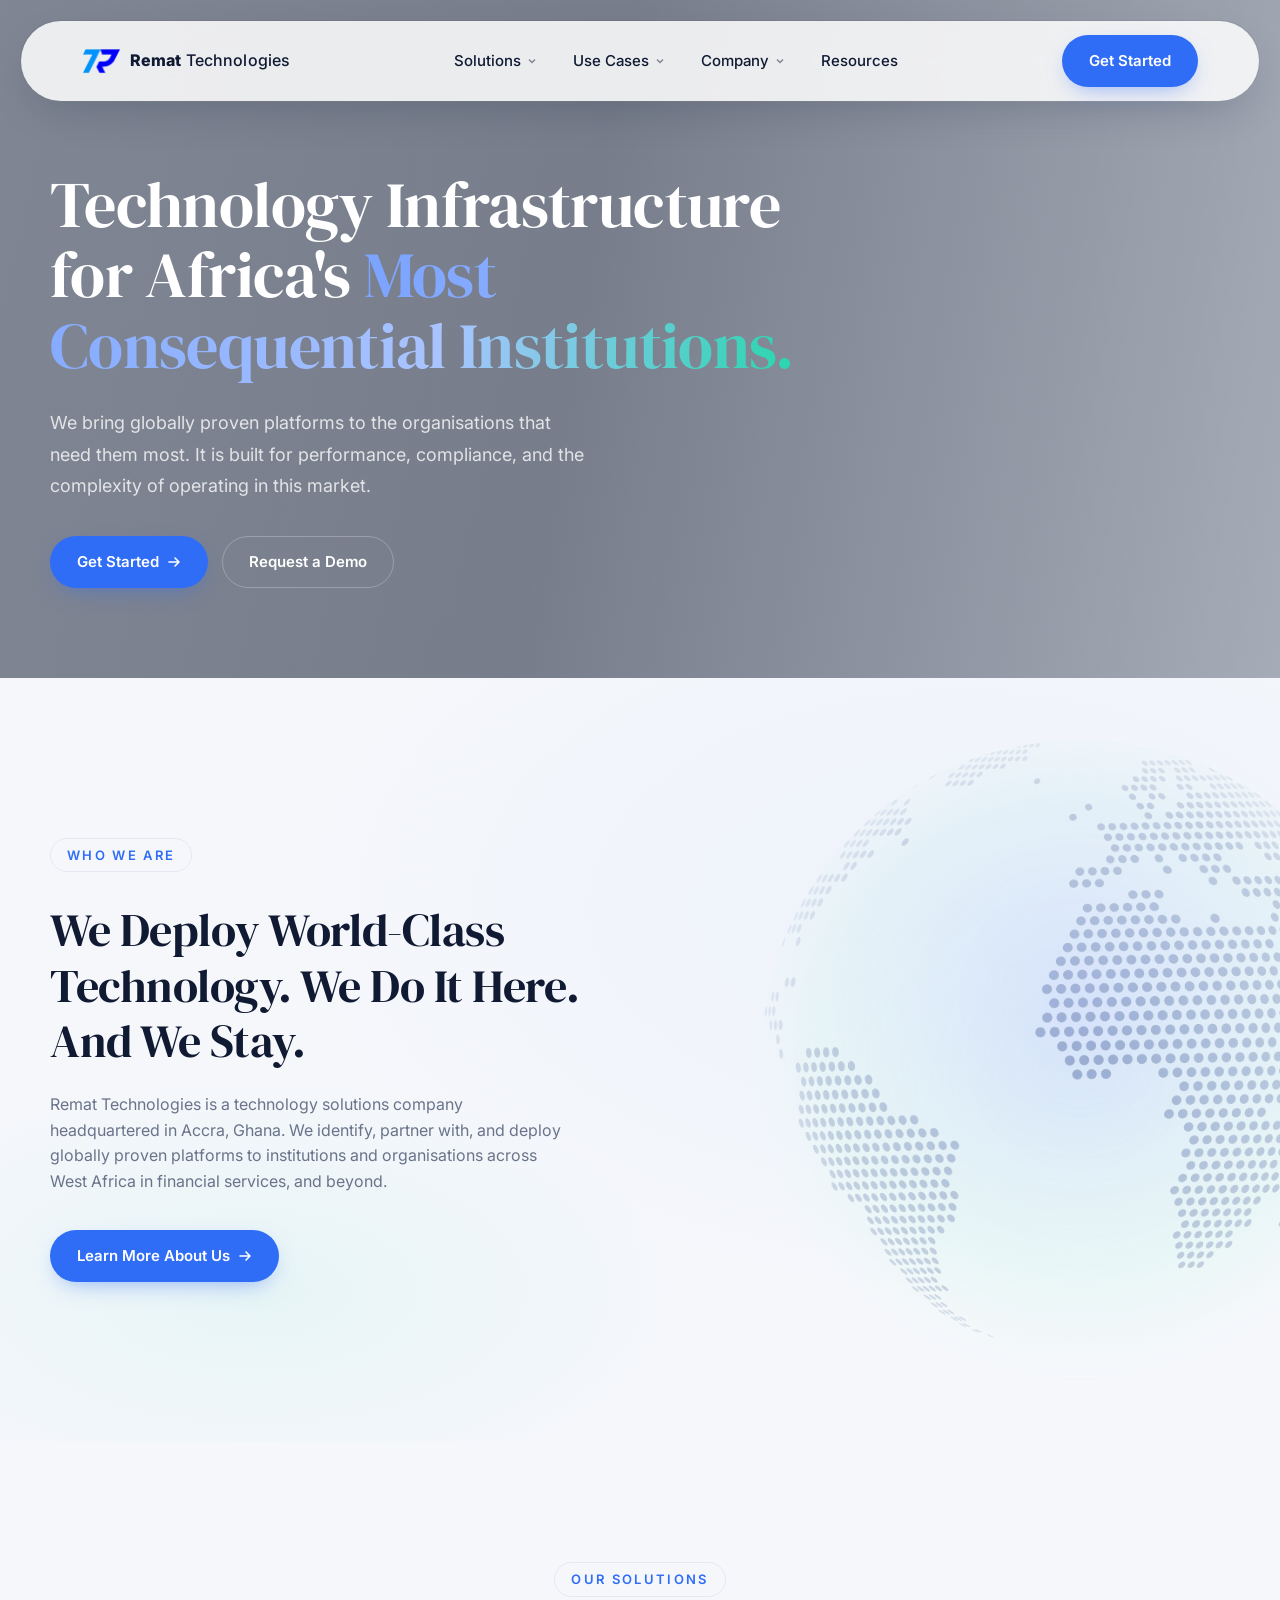
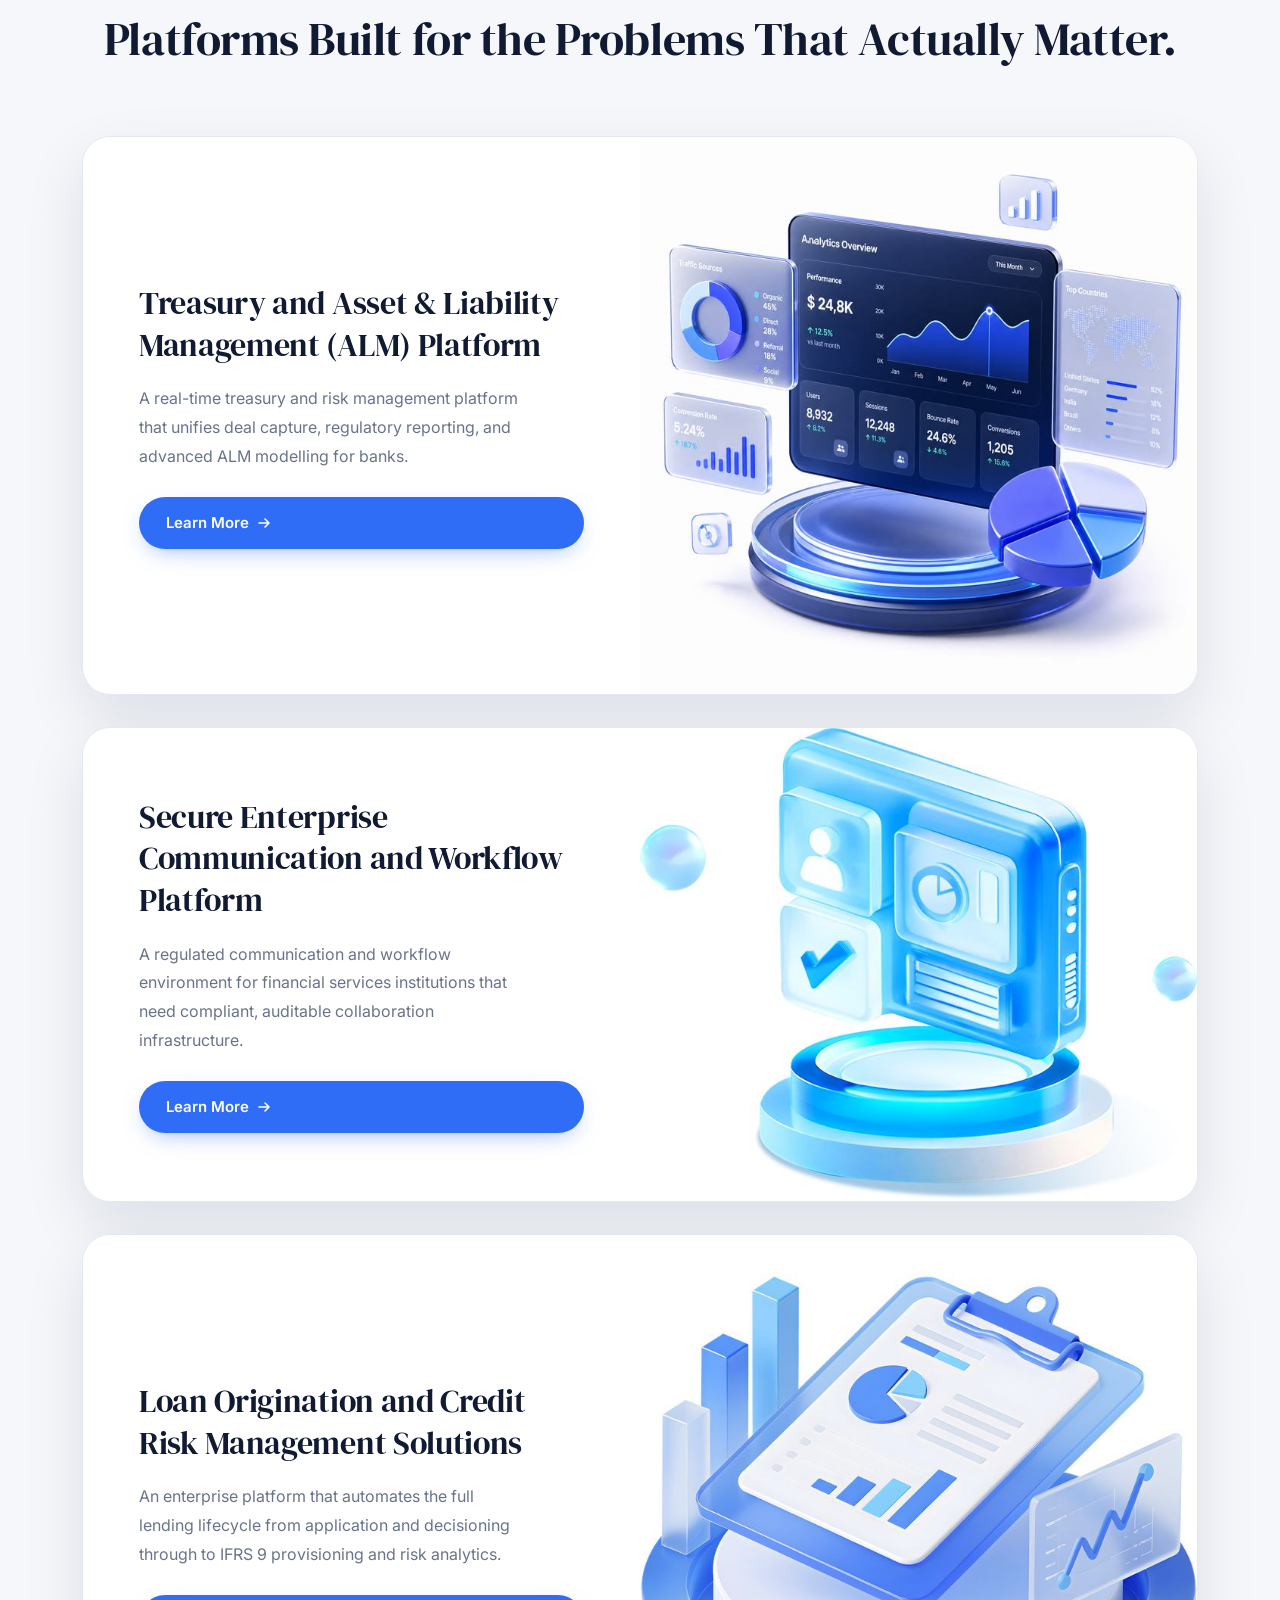
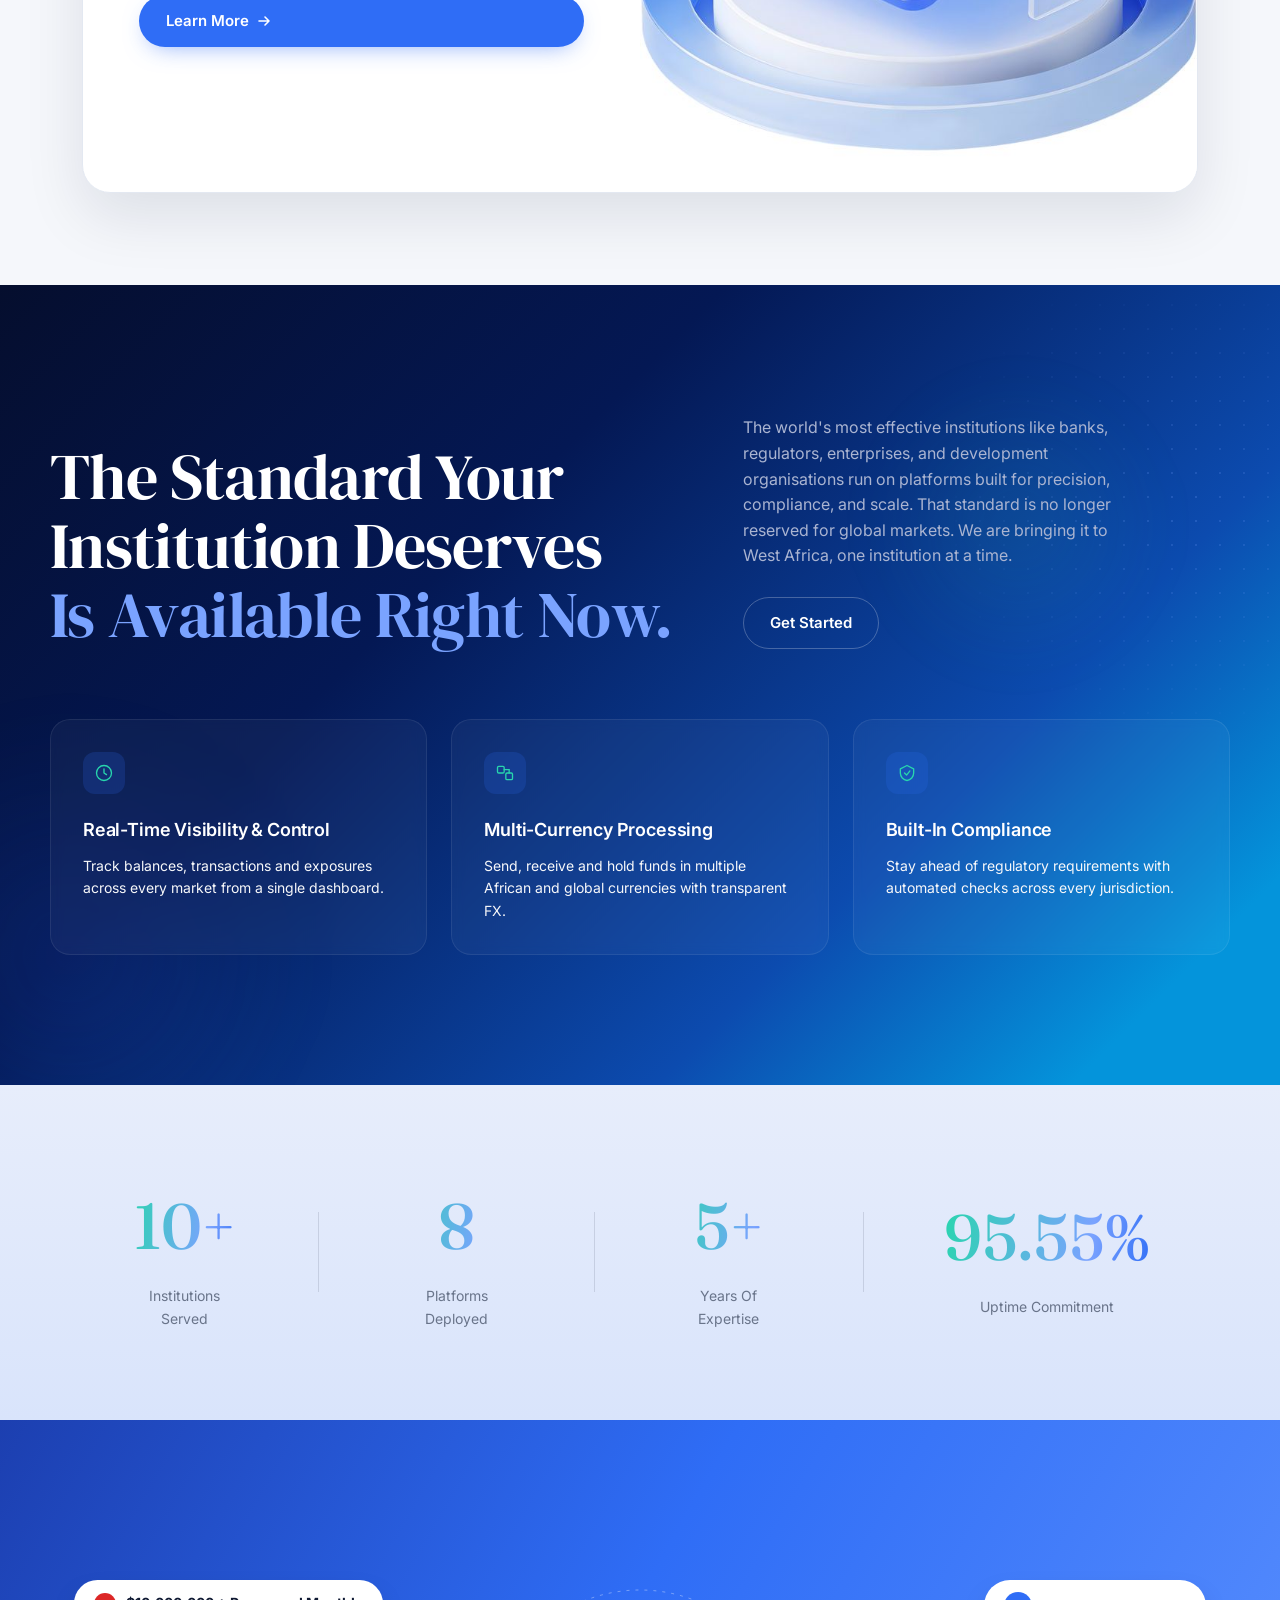
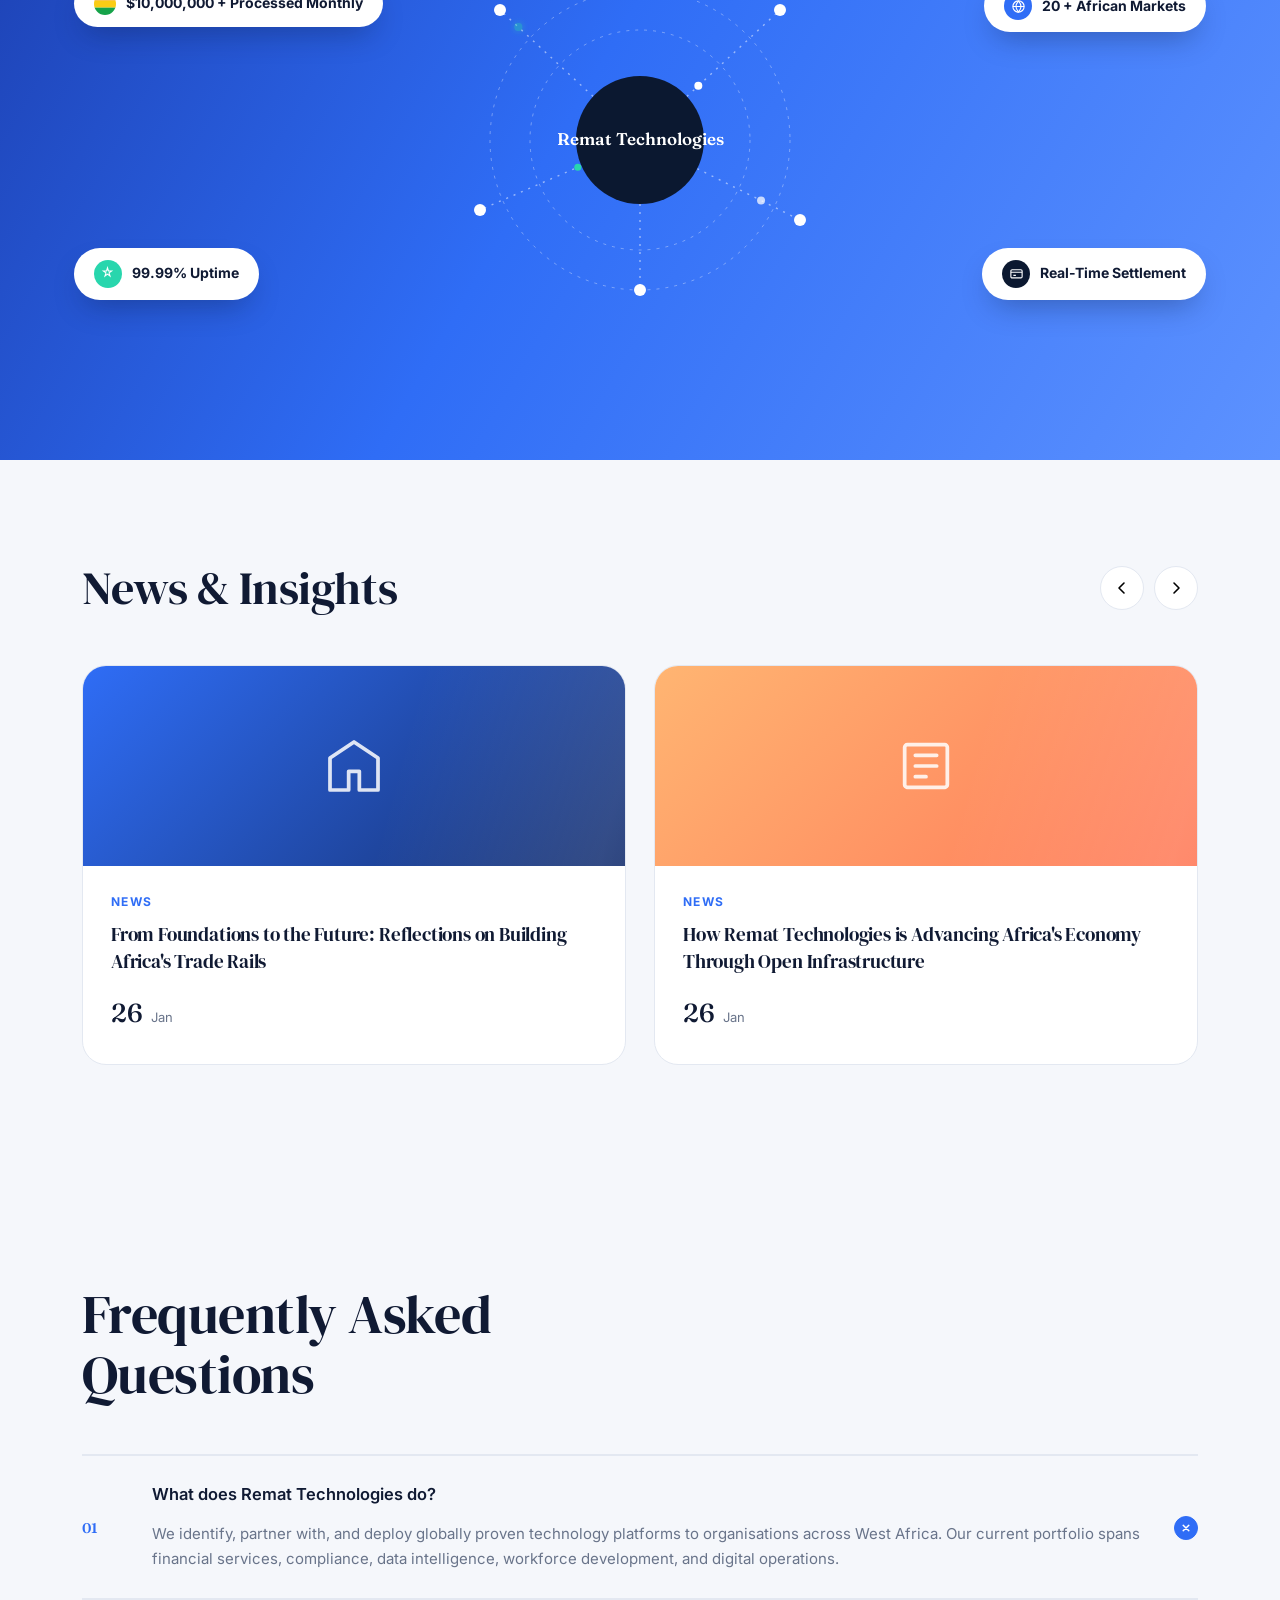
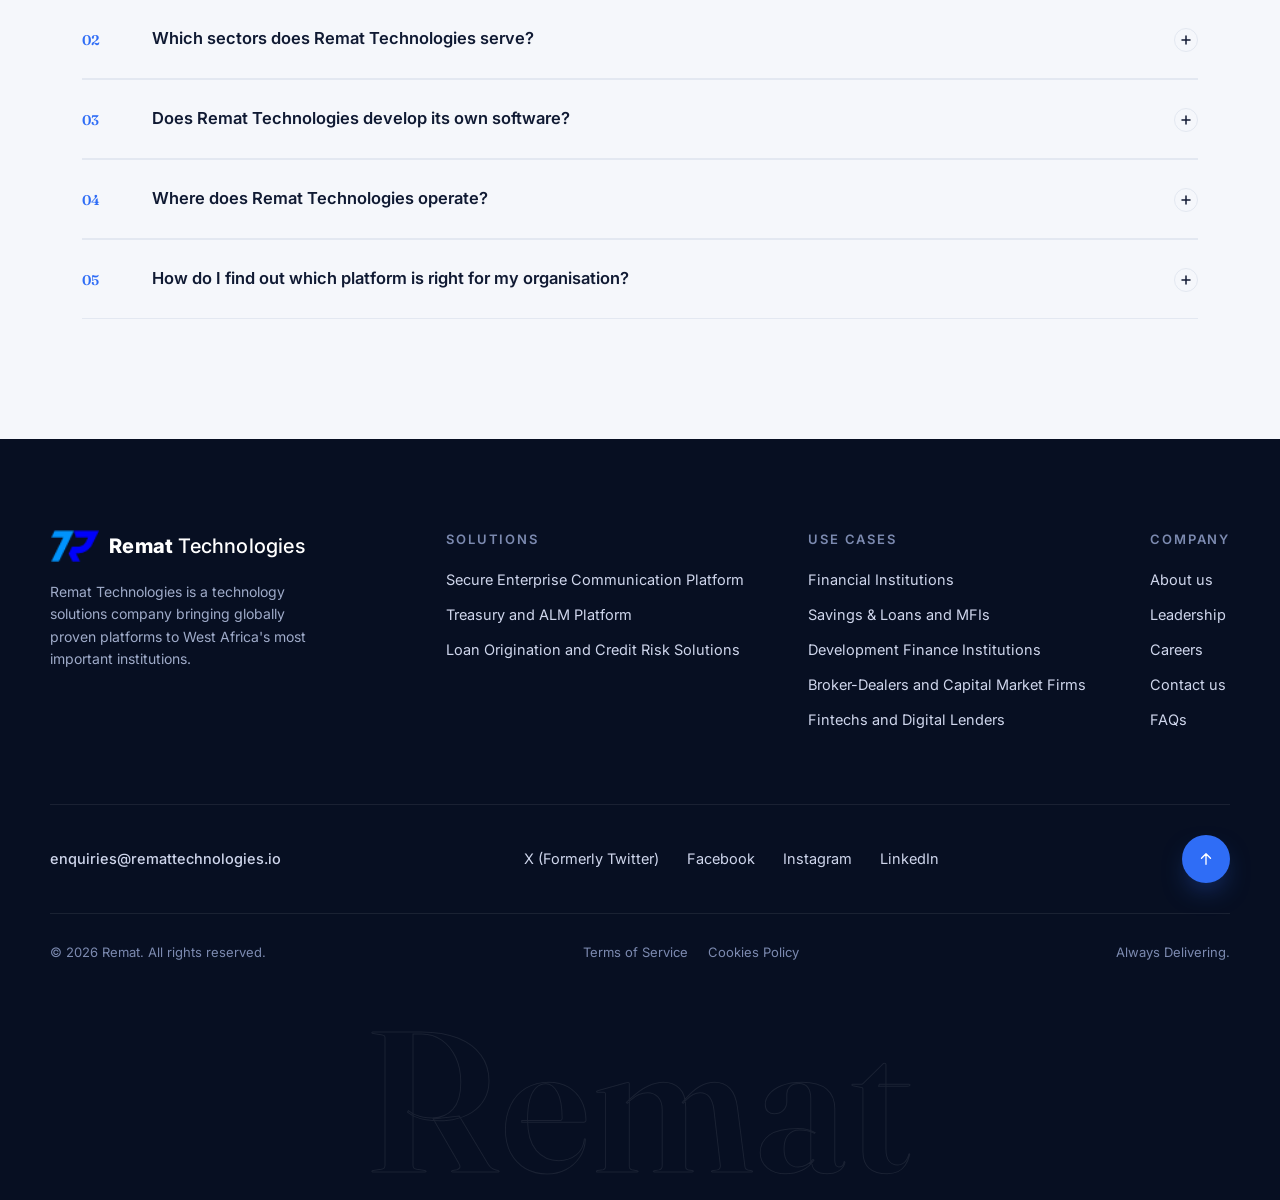
<file: index.html>
<!DOCTYPE html>
<html lang="en">
<head>
<meta charset="UTF-8" />
<meta name="viewport" content="width=device-width, initial-scale=1.0" />
<title>Remat Technologies — Technology Infrastructure for West Africa's Most Consequential Institutions. </title>
<link rel="preconnect" href="https://fonts.googleapis.com">
<link rel="preconnect" href="https://fonts.gstatic.com" crossorigin>
<link href="https://fonts.googleapis.com/css2?family=Fraunces:opsz,wght@9..144,300;9..144,400;9..144,500;9..144,600&family=Inter:wght@400;500;600;700&display=swap" rel="stylesheet">
<link href="https://fonts.googleapis.com/css2?family=DM+Serif+Display:ital@0;1&family=Inter:wght@400;500;600;700&family=Manrope:wght@200..800&family=Sora:wght@100..800&family=Space+Grotesk:wght@300..700&display=swap" rel="stylesheet"> 
<link rel="stylesheet" href="shared.css">
</head>
<body>

<!-- ================= HEADER ================= -->
<header class="nav">
  <div class="nav-inner">
    <a href="index.html" class="logo">
      <img class="mark" src="images/remat-mark.png" alt="Remat Technologies">
      <span class="logo-text"><strong>Remat</strong> Technologies</span>
    </a>

    <ul class="nav-links" id="navLinks">

      <!-- Solutions -->
      <li class="has-dropdown">
        <a href="secure.html" class="nav-parent">Solutions
          <svg class="chevron" viewBox="0 0 10 10" fill="none"><path d="M2 3.5L5 6.5L8 3.5" stroke="currentColor" stroke-width="1.4"/></svg>
        </a>
        <div class="dropdown">
          <a href="secure.html" class="dd-item">
            <span class="dd-icon">
              <svg viewBox="0 0 20 20" fill="none"><circle cx="10" cy="10" r="7" stroke="currentColor" stroke-width="1.5"/><path d="M10 5v5l3 2" stroke="currentColor" stroke-width="1.5" stroke-linecap="round"/></svg>
            </span>
            <span>
              <strong>Secure Enterprise Communication and Workflow Platform </strong>
            </span>
          </a>
          <a href="treasury.html" class="dd-item">
            <span class="dd-icon">
              <svg viewBox="0 0 20 20" fill="none"><rect x="3" y="3" width="6" height="6" rx="1.5" stroke="currentColor" stroke-width="1.5"/><rect x="11" y="11" width="6" height="6" rx="1.5" stroke="currentColor" stroke-width="1.5"/><path d="M9 6h3V9" stroke="currentColor" stroke-width="1.5" stroke-linecap="round"/></svg>
            </span>
            <span>
              <strong>Treasury and Asset & Liability Management (ALM) Platform </strong>
            </span>
          </a>
           <a href="Loans.html" class="dd-item">
            <span class="dd-icon"><svg viewBox="0 0 20 20" fill="none"><rect x="3" y="3" width="6" height="6" rx="1.5" stroke="currentColor" stroke-width="1.5"/><rect x="11" y="11" width="6" height="6" rx="1.5" stroke="currentColor" stroke-width="1.5"/><path d="M9 6h3V9" stroke="currentColor" stroke-width="1.5" stroke-linecap="round"/></svg></span>
            <span><strong>Loan Origination and Credit Risk Management Solutions</strong></span>
          </a>
        </div>
      </li>

      <!-- Use Cases -->
      <li class="has-dropdown">
        <a href="#usecases" class="nav-parent">Use Cases
          <svg class="chevron" viewBox="0 0 10 10" fill="none"><path d="M2 3.5L5 6.5L8 3.5" stroke="currentColor" stroke-width="1.4"/></svg>
        </a>
        <div class="dropdown">
          <a href="commercial.html" class="dd-item">
            <span class="dd-icon"><svg viewBox="0 0 20 20" fill="none"><path d="M10 3C6.13 3 3 6.13 3 10s3.13 7 7 7 7-3.13 7-7-3.13-7-7-7z" stroke="currentColor" stroke-width="1.5"/><path d="M10 7v4l2.5 1.5" stroke="currentColor" stroke-width="1.5" stroke-linecap="round"/></svg></span>
            <span><strong>Financial Institutions</strong></span>
          </a>
          <a href="savings.html" class="dd-item">
            <span class="dd-icon"><svg viewBox="0 0 20 20" fill="none"><rect x="3" y="5" width="14" height="10" rx="2" stroke="currentColor" stroke-width="1.5"/><path d="M3 9h14" stroke="currentColor" stroke-width="1.5"/></svg></span>
            <span><strong>Savings & Loans and MFIs</strong></span>
          </a>
          <a href="development.html" class="dd-item">
            <span class="dd-icon"><svg viewBox="0 0 20 20" fill="none"><path d="M10 2L18 6v4c0 4-3.5 7.5-8 8-4.5-.5-8-4-8-8V6l8-4z" stroke="currentColor" stroke-width="1.5" stroke-linejoin="round"/></svg></span>
            <span><strong>Development Finance Institutions </strong></span>
          </a>
          <a href="broker.html" class="dd-item">
            <span class="dd-icon"><svg viewBox="0 0 20 20" fill="none"><rect x="2" y="6" width="16" height="11" rx="2" stroke="currentColor" stroke-width="1.5"/><path d="M6 6V5a4 4 0 018 0v1" stroke="currentColor" stroke-width="1.5"/></svg></span>
            <span><strong>Broker-Dealers and Capital Market Firms </strong></span>
          </a>
          <a href="fintech.html" class="dd-item">
            <span class="dd-icon"><svg viewBox="0 0 20 20" fill="none"><path d="M3 10h14M10 3l7 7-7 7" stroke="currentColor" stroke-width="1.5" stroke-linecap="round" stroke-linejoin="round"/></svg></span>
            <span><strong> Fintechs and Digital Lenders </strong></span>
          </a>
        </div>
      </li>

      <!-- Company -->
      <li class="has-dropdown">
        <a href="about.html" class="nav-parent">Company
          <svg class="chevron" viewBox="0 0 10 10" fill="none"><path d="M2 3.5L5 6.5L8 3.5" stroke="currentColor" stroke-width="1.4"/></svg>
        </a>
        <div class="dropdown">
          <a href="about.html" class="dd-item">
            <span class="dd-icon"><svg viewBox="0 0 20 20" fill="none"><circle cx="10" cy="7" r="3" stroke="currentColor" stroke-width="1.5"/><path d="M4 17c0-3.31 2.69-6 6-6s6 2.69 6 6" stroke="currentColor" stroke-width="1.5" stroke-linecap="round"/></svg></span>
            <span><strong>About</strong><em>Our story and mission</em></span>
          </a>
          <a href="leadership.html" class="dd-item">
            <span class="dd-icon"><svg viewBox="0 0 20 20" fill="none"><path d="M17 21v-2a4 4 0 00-4-4H5a4 4 0 00-4 4v2" stroke="currentColor" stroke-width="1.5" stroke-linecap="round"/><circle cx="9" cy="7" r="4" stroke="currentColor" stroke-width="1.5"/></svg></span>
            <span><strong>Leadership</strong><em>Meet the people behind Remat Technologies</em></span>
          </a>
          <a href="careers.html" class="dd-item">
            <span class="dd-icon"><svg viewBox="0 0 20 20" fill="none"><rect x="3" y="4" width="14" height="12" rx="2" stroke="currentColor" stroke-width="1.5"/><path d="M7 9h6M7 13h4" stroke="currentColor" stroke-width="1.5" stroke-linecap="round"/></svg></span>
            <span><strong>Careers</strong><em>Join the Remat Technologies team</em></span>
          </a>
          <a href="#faq" class="dd-item">
            <span class="dd-icon"><svg viewBox="0 0 20 20" fill="none"><circle cx="10" cy="10" r="7" stroke="currentColor" stroke-width="1.5"/><path d="M10 11V10c1.1 0 2-.9 2-2s-.9-2-2-2-2 .9-2 2" stroke="currentColor" stroke-width="1.5" stroke-linecap="round"/><circle cx="10" cy="14" r=".75" fill="currentColor"/></svg></span>
            <span><strong>FAQs</strong><em>Common questions answered</em></span>
          </a>
          <a href="contact.html" class="dd-item">
            <span class="dd-icon"><svg viewBox="0 0 20 20" fill="none"><path d="M3 5h14v10a2 2 0 01-2 2H5a2 2 0 01-2-2V5z" stroke="currentColor" stroke-width="1.5"/><path d="M3 5l7 6 7-6" stroke="currentColor" stroke-width="1.5" stroke-linejoin="round"/></svg></span>
            <span><strong>Contact Us</strong><em>Get in touch with our team</em></span>
          </a>
        </div>
      </li>

      <!-- Resources (no dropdown) -->
      <li><a href="#faq">Resources</a></li>

    </ul>

    <div class="nav-right">
      <a href="get-started.html" class="btn btn-primary">Get Started</a>
      <button class="nav-toggle" id="navToggle" aria-label="Toggle menu">
        <span></span><span></span><span></span>
      </button>
    </div>
  </div>
</header>

<!-- ================= HERO ================= -->
<section class="hero" id="top">

  <!-- full-bleed looping background video -->
  <video class="hero-bg-video" autoplay muted loop playsinline preload="auto">
    <source src="videos/Homepage (1).mp4" type="video/mp4">
  </video>
  <div class="hero-video-overlay"></div>

  <div class="hero-inner">
    <h1 class="reveal hero-h1-video">Technology Infrastructure <br>for Africa's <span class="grad"> Most Consequential Institutions. </span></h1>

    <p class="lead reveal hero-lead-video"> We bring globally proven platforms to the organisations that need them most. It is  built for performance, compliance, and the complexity of operating in this market. 
</p>

    <div class="hero-actions reveal">
       <a href="get-started.html" class="btn btn-primary">Get Started
        <svg viewBox="0 0 14 14" fill="none"><path d="M2 7H12M12 7L8 3M12 7L8 11" stroke="white" stroke-width="1.6" stroke-linecap="round" stroke-linejoin="round"/></svg>
      </a>
       <a href="#" class="btn btn-outline light js-open-demo">Request a Demo</a>
    </div>
  </div>
</section>

<!-- ================= POWER BANNER ================= -->
<section class="power">
  <div class="globe"><img src="images/download.jpg" alt="" class="globe-img"></div>
  <div class="power-inner">
    <div class="power-content reveal">
      <span class="eyebrow">Who We Are </span>
      <h2>We Deploy World-Class Technology. We Do It Here. And We Stay.</h2>
      <p>Remat Technologies is a technology solutions company headquartered in Accra, Ghana. We identify, partner with, and deploy globally proven platforms to institutions and organisations across West Africa in financial services, and beyond. 
</p>
      <a href="about.html" class="btn btn-primary">Learn More About Us
        <svg viewBox="0 0 14 14" fill="none"><path d="M2 7H12M12 7L8 3M12 7L8 11" stroke="white" stroke-width="1.6" stroke-linecap="round" stroke-linejoin="round"/></svg>
      </a>
    </div>
  </div>
</section>

<!-- ================= SOLUTIONS ================= -->
<section class="solutions" id="solutions">
  <div class="solutions-head reveal">
    <span class="eyebrow"> Our Solutions</span>
    <h2>Platforms Built for the Problems That Actually Matter.</h2>
  </div>

  <div class="solutions-stack">
    <div class="solution-card-wrap">
      <div class="solution-card reverse reveal">
        <div class="sc-text">
          <h3>Treasury and Asset & Liability Management (ALM) Platform</h3>
          <p>A real-time treasury and risk management platform that unifies deal capture, regulatory reporting, and advanced ALM modelling for banks.</p>
          <a href="treasury.html" class="btn btn-primary">Learn More
            <svg viewBox="0 0 14 14" fill="none"><path d="M2 7H12M12 7L8 3M12 7L8 11" stroke="white" stroke-width="1.6" stroke-linecap="round" stroke-linejoin="round"/></svg>
          </a>
        </div>
        <div class="sc-media">
         <img src="images/loans.jpg" alt="Digital network map of Africa representing Remat Technologies' pan-African footprint" loading="lazy">
        </div>
      </div>
    </div>

    <div class="solution-card-wrap">
      <div class="solution-card reveal">
        <div class="sc-text">
          <h3>Secure Enterprise Communication and Workflow Platform</h3>
          <p>A regulated communication and workflow environment for financial services institutions that need compliant, auditable collaboration infrastructure. </p>
          <a href="secure.html" class="btn btn-primary">Learn More
            <svg viewBox="0 0 14 14" fill="none"><path d="M2 7H12M12 7L8 3M12 7L8 11" stroke="white" stroke-width="1.6" stroke-linecap="round" stroke-linejoin="round"/></svg>
          </a>
        </div>
        <div class="sc-media">
         <img src="images/secure index 2.jpeg" alt="Digital network map of Africa representing Remat Technologies' pan-African footprint" loading="lazy">
        </div>
      </div>
    </div>

    <div class="solution-card-wrap">
      <div class="solution-card reveal">
        <div class="sc-text">
          <h3>Loan Origination and Credit Risk Management Solutions</h3>
          <p>An enterprise platform that automates the full lending lifecycle from application and decisioning through to IFRS 9 provisioning and risk analytics.</p>
          <a href="Loans.html" class="btn btn-primary">Learn More
            <svg viewBox="0 0 14 14" fill="none"><path d="M2 7H12M12 7L8 3M12 7L8 11" stroke="white" stroke-width="1.6" stroke-linecap="round" stroke-linejoin="round"/></svg>
          </a>
        </div>
        <div class="sc-media">
          <img src="images/loan index.jpeg" alt="Digital network map of Africa representing Remat Technologies' pan-African footprint" loading="lazy">
        </div>
      </div>
    </div>
  </div>
</section>

<!-- ================= BORDERLESS ================= -->
<section class="borderless">
  <div class="dot-field"></div>
  <div class="borderless-grid">
    <h2 class="reveal">The Standard Your<br>Institution Deserves <br><span class="teal">Is Available Right Now.</span></h2>
    <div class="borderless-copy reveal">
      <p>The world's most effective institutions like banks, regulators, enterprises, and development organisations run on platforms built for precision, compliance, and scale. That standard is no longer reserved for global markets. We are bringing it to West Africa, one institution at a time. 
</p>
      <a href="#" class="btn btn-outline light">Get Started</a>
    </div>
  </div>

  <div class="feature-grid">
    <div class="feature-card reveal">
      <div class="icon"><svg viewBox="0 0 24 24" fill="none"><circle cx="12" cy="12" r="9" stroke-width="1.6"/><path d="M12 7V12L15 14" stroke-width="1.6" stroke-linecap="round" stroke-linejoin="round"/></svg></div>
      <h3>Real-Time Visibility &amp; Control</h3>
      <p>Track balances, transactions and exposures across every market from a single dashboard.</p>
    </div>
    <div class="feature-card reveal">
      <div class="icon"><svg viewBox="0 0 24 24" fill="none"><rect x="3" y="4" width="8" height="8" rx="1.5" stroke-width="1.6"/><rect x="13" y="12" width="8" height="8" rx="1.5" stroke-width="1.6"/><path d="M11 8H17V12" stroke-width="1.6" stroke-linecap="round"/></svg></div>
      <h3>Multi-Currency Processing</h3>
      <p>Send, receive and hold funds in multiple African and global currencies with transparent FX.</p>
    </div>
    <div class="feature-card reveal">
      <div class="icon"><svg viewBox="0 0 24 24" fill="none"><path d="M12 3L20 7V12C20 16.5 16.5 20.5 12 21C7.5 20.5 4 16.5 4 12V7L12 3Z" stroke-width="1.6" stroke-linejoin="round"/><path d="M9 12L11.5 14.5L15.5 9.5" stroke-width="1.6" stroke-linecap="round" stroke-linejoin="round"/></svg></div>
      <h3>Built-In Compliance</h3>
      <p>Stay ahead of regulatory requirements with automated checks across every jurisdiction.</p>
    </div>
  </div>
</section>

<!-- ================= STATS ================= -->
<section class="stats">
  <div class="stats-inner">
    <div class="stat reveal">
      <span class="num"><span class="counter" data-target="10" data-decimals="0"></span>+</span>
      <span class="label">Institutions Served</span>
    </div>
    <div class="stats-divider"></div>
    <div class="stat reveal">
      <span class="num"><span class="counter" data-target="8" data-decimals="0"></span></span>
      <span class="label">Platforms Deployed</span>
    </div>
     <div class="stats-divider"></div>
    <div class="stat reveal">
      <span class="num"><span class="counter" data-target="5" data-decimals="0"></span>+</span>
      <span class="label">Years Of Expertise</span>
    </div>
    <div class="stats-divider"></div>
    <div class="stat reveal">
      <span class="num"><span class="counter" data-target="99.99" data-decimals="2"></span>%</span>
      <span class="label">Uptime Commitment</span>
    </div>
  </div>
</section>

<!-- ================= CAPITAL BANNER ================= -->
<section class="capital">
  <div class="capital-inner">

    <!-- top-left: original -->
    <div class="capital-badge cb-tl reveal">
      <svg class="flag" viewBox="0 0 24 24"><rect width="24" height="8" y="0" fill="#dc2626"/><rect width="24" height="8" y="8" fill="#facc15"/><rect width="24" height="8" y="16" fill="#16a34a"/></svg>
      $10,000,000 + Processed Monthly
    </div>

    <!-- top-right: countries -->
    <div class="capital-badge cb-tr reveal">
      <div class="cb-icon cb-icon-blue">
        <svg viewBox="0 0 24 24" fill="none" stroke="#fff" stroke-width="1.8"><circle cx="12" cy="12" r="9"/><path d="M12 3C12 3 8 8 8 12s4 9 4 9M12 3c0 0 4 5 4 9s-4 9-4 9M3 12h18"/></svg>
      </div>
      20 + African Markets
    </div>

    <!-- bottom-left: uptime -->
    <div class="capital-badge cb-bl reveal">
      <div class="cb-icon cb-icon-teal">
        <svg viewBox="0 0 24 24" fill="none" stroke="#fff" stroke-width="1.8"><path d="M12 3l1.5 5h5l-4 3 1.5 5L12 13l-4 3 1.5-5-4-3h5z"/></svg>
      </div>
      99.99% Uptime
    </div>

    <!-- bottom-right: settlement -->
    <div class="capital-badge cb-br reveal">
      <div class="cb-icon cb-icon-navy">
        <svg viewBox="0 0 24 24" fill="none" stroke="#fff" stroke-width="1.8"><rect x="3" y="6" width="18" height="13" rx="2"/><path d="M3 10h18M7 15h4"/></svg>
      </div>
      Real-Time Settlement
    </div>

    <svg class="capital-net reveal" viewBox="0 0 440 380" fill="none">
      <g class="pulse">
        <circle cx="220" cy="190" r="150" stroke="rgba(255,255,255,.35)" stroke-width="1" stroke-dasharray="3 6"/>
        <circle cx="220" cy="190" r="110" stroke="rgba(255,255,255,.35)" stroke-width="1" stroke-dasharray="3 6"/>
      </g>
      <!-- network lines (with ids for animateMotion) -->
      <g stroke="rgba(255,255,255,.5)" stroke-width="1.4" stroke-dasharray="2 6">
        <line x1="220" y1="190" x2="80" y2="60"/>
        <line x1="220" y1="190" x2="360" y2="60"/>
        <line x1="220" y1="190" x2="60" y2="260"/>
        <line x1="220" y1="190" x2="380" y2="270"/>
        <line x1="220" y1="190" x2="220" y2="340"/>
      </g>
      <!-- hidden paths for animateMotion (must be path not line) -->
      <defs>
        <path id="netPath1" d="M220,190 L80,60"/>
        <path id="netPath2" d="M220,190 L360,60"/>
        <path id="netPath3" d="M60,260 L220,190"/>
        <path id="netPath4" d="M380,270 L220,190"/>
        <path id="netPath5" d="M220,340 L220,190"/>
      </defs>
      <!-- traveling dots -->
      <circle r="4" fill="var(--teal)" opacity="0.9" filter="url(#tglow)">
        <animateMotion dur="2.8s" repeatCount="indefinite" begin="0s"><mpath href="#netPath1"/></animateMotion>
        <animate attributeName="opacity" values="0;1;1;0" dur="2.8s" repeatCount="indefinite"/>
      </circle>
      <circle r="4" fill="#fff" opacity="0.9">
        <animateMotion dur="3.2s" repeatCount="indefinite" begin="1.1s"><mpath href="#netPath2"/></animateMotion>
        <animate attributeName="opacity" values="0;1;1;0" dur="3.2s" repeatCount="indefinite" begin="1.1s"/>
      </circle>
      <circle r="3.5" fill="var(--teal)" opacity="0.85">
        <animateMotion dur="3s" repeatCount="indefinite" begin="0.6s"><mpath href="#netPath3"/></animateMotion>
        <animate attributeName="opacity" values="0;1;1;0" dur="3s" repeatCount="indefinite" begin="0.6s"/>
      </circle>
      <circle r="4" fill="#fff" opacity="0.9">
        <animateMotion dur="2.6s" repeatCount="indefinite" begin="1.8s"><mpath href="#netPath4"/></animateMotion>
        <animate attributeName="opacity" values="0;1;1;0" dur="2.6s" repeatCount="indefinite" begin="1.8s"/>
      </circle>
      <circle r="3.5" fill="var(--teal)" opacity="0.85">
        <animateMotion dur="3.4s" repeatCount="indefinite" begin="0.3s"><mpath href="#netPath5"/></animateMotion>
        <animate attributeName="opacity" values="0;1;1;0" dur="3.4s" repeatCount="indefinite" begin="0.3s"/>
      </circle>
      <!-- glow filter for teal dots -->
      <defs>
        <filter id="tglow" x="-80%" y="-80%" width="260%" height="260%">
          <feGaussianBlur stdDeviation="3" result="blur"/>
          <feMerge><feMergeNode in="blur"/><feMergeNode in="SourceGraphic"/></feMerge>
        </filter>
      </defs>
      <g fill="#fff">
        <circle cx="80" cy="60" r="6"/>
        <circle cx="360" cy="60" r="6"/>
        <circle cx="60" cy="260" r="6"/>
        <circle cx="380" cy="270" r="6"/>
        <circle cx="220" cy="340" r="6"/>
      </g>
      <circle cx="220" cy="190" r="64" fill="#0b1830"/>
      <text x="220" y="195" text-anchor="middle" fill="#fff" font-family="Fraunces, serif" font-size="17" font-weight="600">Remat Technologies</text>
    </svg>
  </div>
</section>


<!-- ================= NEWS ================= -->
<section class="news" id="news">
  <div class="news-head reveal">
    <h2>News &amp; Insights</h2>
    <div class="news-nav">
      <button id="newsPrev" aria-label="Previous">
        <svg viewBox="0 0 16 16" fill="none"><path d="M10 3L5 8L10 13" stroke="currentColor" stroke-width="1.6" stroke-linecap="round" stroke-linejoin="round"/></svg>
      </button>
      <button id="newsNext" aria-label="Next">
        <svg viewBox="0 0 16 16" fill="none"><path d="M6 3L11 8L6 13" stroke="currentColor" stroke-width="1.6" stroke-linecap="round" stroke-linejoin="round"/></svg>
      </button>
    </div>
  </div>

  <div class="news-grid">
    <article class="news-card reveal">
      <div class="news-media blue">
        <svg viewBox="0 0 24 24" fill="none" stroke="#fff"><path d="M3 21V9L12 3L21 9V21H14V14H10V21H3Z" stroke-width="1.4" stroke-linejoin="round"/></svg>
      </div>
      <div class="news-body">
        <span class="news-tag">News</span>
        <h3>From Foundations to the Future: Reflections on Building Africa's Trade Rails</h3>
        <div class="news-date"><strong>26</strong> Jan</div>
      </div>
    </article>

    <article class="news-card reveal">
      <div class="news-media warm">
        <svg viewBox="0 0 24 24" fill="none" stroke="#fff"><path d="M4 19V5C4 4.45 4.45 4 5 4H19C19.55 4 20 4.45 20 5V19C20 19.55 19.55 20 19 20H5C4.45 20 4 19.55 4 19Z" stroke-width="1.4"/><path d="M8 8H16M8 12H16M8 16H12" stroke-width="1.4" stroke-linecap="round"/></svg>
      </div>
      <div class="news-body">
        <span class="news-tag">News</span>
        <h3>How Remat Technologies is Advancing Africa's Economy Through Open Infrastructure</h3>
        <div class="news-date"><strong>26</strong> Jan</div>
      </div>
    </article>
  </div>
</section>

<!-- ================= FAQ ================= -->
<section class="faq" id="faq">
  <div class="faq-head reveal">
    <h2>Frequently <span class="underline-wrap">Asked<br>Questions</span></h2>
  </div>

  <div class="faq-list">
    <div class="faq-item reveal open">
      <span class="faq-num">01</span>
      <div>
        <div class="faq-q">What does Remat Technologies do?</div>
        <div class="faq-a">We identify, partner with, and deploy globally proven technology platforms to organisations across West Africa. Our current portfolio spans financial services, compliance, data intelligence, workforce development, and digital operations.</div>
      </div>
      <span class="faq-toggle"><svg viewBox="0 0 10 10" fill="none" stroke="currentColor"><path d="M5 1V9M1 5H9" stroke-width="1.5" stroke-linecap="round"/></svg></span>
    </div>

    <div class="faq-item reveal">
      <span class="faq-num">02</span>
      <div>
        <div class="faq-q">Which sectors does Remat Technologies serve?</div>
        <div class="faq-a"> Our current deployments are concentrated in financial services like banks, capital market firms, lenders, and development finance institutions. But our mandate is broader than any single sector. We go where the gap between world-class technology and institutional capability is widest. </div>
      </div>
      <span class="faq-toggle"><svg viewBox="0 0 10 10" fill="none" stroke="currentColor"><path d="M5 1V9M1 5H9" stroke-width="1.5" stroke-linecap="round"/></svg></span>
    </div>

    <div class="faq-item reveal">
      <span class="faq-num">03</span>
      <div>
        <div class="faq-q">Does Remat Technologies develop its own software?</div>
        <div class="faq-a">We are a deployment and partnership firm, not a software developer. We bring globally proven platforms to West African organisations, configure and implement them to local requirements, and provide ongoing support and account management. The platforms we deploy are in active use at some of the world's leading institutions. 
</div>
      </div>
      <span class="faq-toggle"><svg viewBox="0 0 10 10" fill="none" stroke="currentColor"><path d="M5 1V9M1 5H9" stroke-width="1.5" stroke-linecap="round"/></svg></span>
    </div>

    <div class="faq-item reveal">
      <span class="faq-num">04</span>
      <div>
        <div class="faq-q">Where does Remat Technologies operate?</div>
        <div class="faq-a">We are headquartered in Accra, Ghana, with a mandate across West Africa. Our immediate focus is Ghana's financial services sector, with active expansion plans into Nigeria and the broader region</div>
      </div>
      <span class="faq-toggle"><svg viewBox="0 0 10 10" fill="none" stroke="currentColor"><path d="M5 1V9M1 5H9" stroke-width="1.5" stroke-linecap="round"/></svg></span>
    </div>

    <div class="faq-item reveal">
      <span class="faq-num">05</span>
      <div>
        <div class="faq-q">How do I find out which platform is right for my organisation? </div>
        <div class="faq-a">Start a conversation with us. We scope every engagement carefully. We will listen to what you are trying to solve, tell you honestly whether we have a solution that fits, and take it from there</div>
      </div>
      <span class="faq-toggle"><svg viewBox="0 0 10 10" fill="none" stroke="currentColor"><path d="M5 1V9M1 5H9" stroke-width="1.5" stroke-linecap="round"/></svg></span>
    </div>
  </div>
</section>

<!-- ================= FOOTER ================= -->
<footer class="footer">
  <div class="footer-inner">
    <div>
      <a href="#top" class="footer-brand">
        <img class="mark" src="images/remat-mark.png" alt="Remat Technologies">
        <span class="logo-text"><strong>Remat</strong> Technologies</span>
      </a>
      <p class="footer-blurb">Remat Technologies is a technology solutions company bringing globally proven platforms to West Africa's most important institutions. 
      </p>
    </div>
    <div class="footer-cols">
       <div class="footer-col">
        <h4>Solutions</h4>
        <a href="secure.html">Secure Enterprise Communication Platform</a>
        <a href="treasury.html">Treasury and ALM Platform </a>
        <a href="Loans.html">Loan Origination and Credit Risk Solutions </a>
      </div>
      <div class="footer-col">
        <h4>Use Cases</h4>
        <a href="commercial.html">Financial Institutions</a>
        <a href="savings.html">Savings & Loans and MFIs</a>
        <a href="development.html">Development Finance Institutions</a>
        <a href="broker.html">Broker-Dealers and Capital Market Firms </a>
        <a href="fintech.html">Fintechs and Digital Lenders </a>
      </div>
      <div class="footer-col">
        <h4>Company</h4>
        <a href="about.html">About us</a>
        <a href="leadership.html">Leadership</a>
        <a href="careers.html">Careers</a>
        <a href="contact.html">Contact us</a>
        <a href="index.html#faq"> FAQs </a>
      </div>
    </div>
  </div>
<div class="footer-mid">
    <span class="footer-email">enquiries@remattechnologies.io</span>
    <div class="footer-social">
      <a href="#">X (Formerly Twitter)</a>
      <a href="#">Facebook</a>
      <a href="#">Instagram</a>
      <a href="#">LinkedIn</a>
    </div>
    <button id="backToTop" class="back-to-top" aria-label="Back to top">
      <svg viewBox="0 0 24 24" fill="none"><path d="M12 19V5M12 5L6 11M12 5L18 11" stroke="currentColor" stroke-width="1.8" stroke-linecap="round" stroke-linejoin="round"/></svg>
    </button>
  </div>
  <div class="footer-bottom">
    <span>© 2026 Remat. All rights reserved.</span>
     <span class="footer-legal"><a href="#">Terms of Service</a><a href="#">Cookies Policy</a></span>
    <span>Always Delivering.</span>
  </div>

  <div class="footer-bigtext">Remat</div>
</footer>

<!-- ================= REQUEST A DEMO DRAWER ================= -->
<div class="rdm-overlay" id="rdmOverlay">
  <aside class="rdm-drawer" id="rdmDrawer" role="dialog" aria-modal="true" aria-labelledby="rdmTitle">
    <div class="rdm-head">
      <h2 class="rdm-title" id="rdmTitle">See how it works for your business</h2>
      <button class="rdm-close" id="rdmClose" aria-label="Close">
        <svg viewBox="0 0 14 14" fill="none"><path d="M1 1L13 13M13 1L1 13" stroke="currentColor" stroke-width="1.6" stroke-linecap="round"/></svg>
      </button>
    </div>
    <p class="rdm-sub">Fill out the form and our team will be in touch to schedule a demo that fits your use case.</p>

    <form class="rdm-form" id="rdmForm">
      <div class="rdm-field">
        <label class="rdm-label" for="rdmEmail">Email Address <span class="rdm-req">*</span></label>
        <input class="rdm-input" type="email" id="rdmEmail" placeholder="Work email address" required>
      </div>

      <div class="rdm-field">
        <label class="rdm-label" for="rdmFirst">First Name <span class="rdm-req">*</span></label>
        <input class="rdm-input" type="text" id="rdmFirst" placeholder="Enter your first name" required>
      </div>

      <div class="rdm-field">
        <label class="rdm-label" for="rdmLast">Last Name <span class="rdm-req">*</span></label>
        <input class="rdm-input" type="text" id="rdmLast" placeholder="Enter your last name" required>
      </div>
      <div class="rdm-field">
        <label class="rdm-label" for="rdmLast">Institution <span class="rdm-req">*</span></label>
        <input class="rdm-input" type="text" id="rdmLast" placeholder="Your Company/Institution" required>
      </div>

      <div class="rdm-field">
        <label class="rdm-label" for="rdmPhone">Phone Number</label>
        <div class="rdm-phone">
          <div class="rdm-phone-code-wrap">
            <select class="rdm-phone-code" id="rdmPhoneCode">
              <option value="234">(+234)</option>
              <option value="233">(+233)</option>
              <option value="254">(+254)</option>
              <option value="27">(+27)</option>
              <option value="20">(+20)</option>
              <option value="44">(+44)</option>
              <option value="1">(+1)</option>
            </select>
            <svg class="rdm-chevron" viewBox="0 0 10 10" fill="none"><path d="M2 3.5L5 6.5L8 3.5" stroke="currentColor" stroke-width="1.4"/></svg>
          </div>
          <input class="rdm-input rdm-phone-input" type="tel" id="rdmPhone" placeholder="Enter mobile number">
        </div>
      </div>

      <div class="rdm-field">
        <label class="rdm-label" for="rdmCountry">Country <span class="rdm-req">*</span></label>
        <div class="rdm-select-wrap">
          <select class="rdm-select" id="rdmCountry" required defaultValue="">
            <option value="" disabled selected>Select your country</option>
            <option>Ghana</option>
            <option>Nigeria</option>
            <option>Kenya</option>
            <option>South Africa</option>
            <option>Egypt</option>
            <option>United Kingdom</option>
            <option>United States</option>
            <option>Other</option>
          </select>
          <svg class="rdm-chevron" viewBox="0 0 10 10" fill="none"><path d="M2 3.5L5 6.5L8 3.5" stroke="currentColor" stroke-width="1.4"/></svg>
        </div>
      </div>
   <div class="rdm-field">
        <label class="rdm-label" for="rdmMessage">Message</label>
        <textarea class="rdm-input" id="rdmMessage" rows="4" placeholder="Tell us a bit about what you're looking for"></textarea>
      </div>

      <button type="submit" class="btn btn-primary rdm-cta">Submit Request <span class="gs-dot"></span></button>
    </form>
  </aside>
</div>

<script src="shared.js"></script>
<script>
// ---------- contact form → Web3Forms submission ----------
// Setup required (one-time, free, no credit card): https://web3forms.com
// 1. Enter enquiries@remattechnologies.io on their homepage → they email you an Access Key (no account/login needed)
// 2. Replace the placeholder below with that key
(function () {
  const WEB3FORMS_ACCESS_KEY = '611b8464-d8d4-4643-85bb-7ccd4c9a83e8';

  const form = document.getElementById('ctForm');
  if (!form) return;

  const submitBtn = document.getElementById('ctSubmitBtn');
  const statusEl  = document.getElementById('ctFormStatus');

  form.addEventListener('submit', function (e) {
    e.preventDefault();

    if (!form.checkValidity()) {
      form.reportValidity();
      return;
    }

    const checkedService = form.querySelector('input[name="ct-service"]:checked');
    const serviceText = checkedService
      ? checkedService.closest('.ct-radio').textContent.trim().replace(/\s+/g, ' ')
      : 'Not specified';

    const payload = {
      access_key: WEB3FORMS_ACCESS_KEY,
      subject: 'New enquiry from Remat contact form',
      from_name: document.getElementById('ctFullName').value.trim() || 'Website visitor',
      service_interest: serviceText,
      full_name:   document.getElementById('ctFullName').value.trim(),
      institution: document.getElementById('ctInstitution').value.trim(),
      role:        document.getElementById('ctRole').value.trim(),
      email:       document.getElementById('ctEmail').value.trim(),
      phone:       document.getElementById('ctPhoneCode').value + ' ' + document.getElementById('ctPhone').value.trim(),
      message:     document.getElementById('ctMessage').value.trim() || '(none provided)'
    };

    submitBtn.disabled = true;
    submitBtn.style.opacity = '0.6';
    statusEl.style.color = 'var(--gray)';
    statusEl.textContent = 'Sending…';

    fetch('https://api.web3forms.com/submit', {
      method: 'POST',
      headers: { 'Content-Type': 'application/json', Accept: 'application/json' },
      body: JSON.stringify(payload)
    })
      .then(function (res) { return res.json(); })
      .then(function (result) {
        if (result.success) {
          statusEl.style.color = 'var(--teal)';
          statusEl.textContent = "Message sent — we'll be in touch shortly!";
          form.reset();
        } else {
          throw new Error(result.message || 'Submission failed');
        }
      })
      .catch(function (err) {
        statusEl.style.color = '#e0483e';
        statusEl.textContent = "Something went wrong — please email us directly at enquiries@remattechnologies.io";
        console.error('Web3Forms error:', err);
      })
      .finally(function () {
        submitBtn.disabled = false;
        submitBtn.style.opacity = '';
      });
  });
})();

// Self-contained reveal — no dependency on shared.js timing
(function(){
  const els = document.querySelectorAll('.ct-reveal');
  const obs = new IntersectionObserver(entries => {
    entries.forEach(e => { if(e.isIntersecting){ e.target.classList.add('in'); obs.unobserve(e.target); } });
  }, { threshold: 0.1 });
  els.forEach(el => obs.observe(el));
  // Fallback: reveal everything after 1s if observer hasn't fired
  setTimeout(() => els.forEach(el => el.classList.add('in')), 1000);
})();
</script>
</body>
</html>
</file>
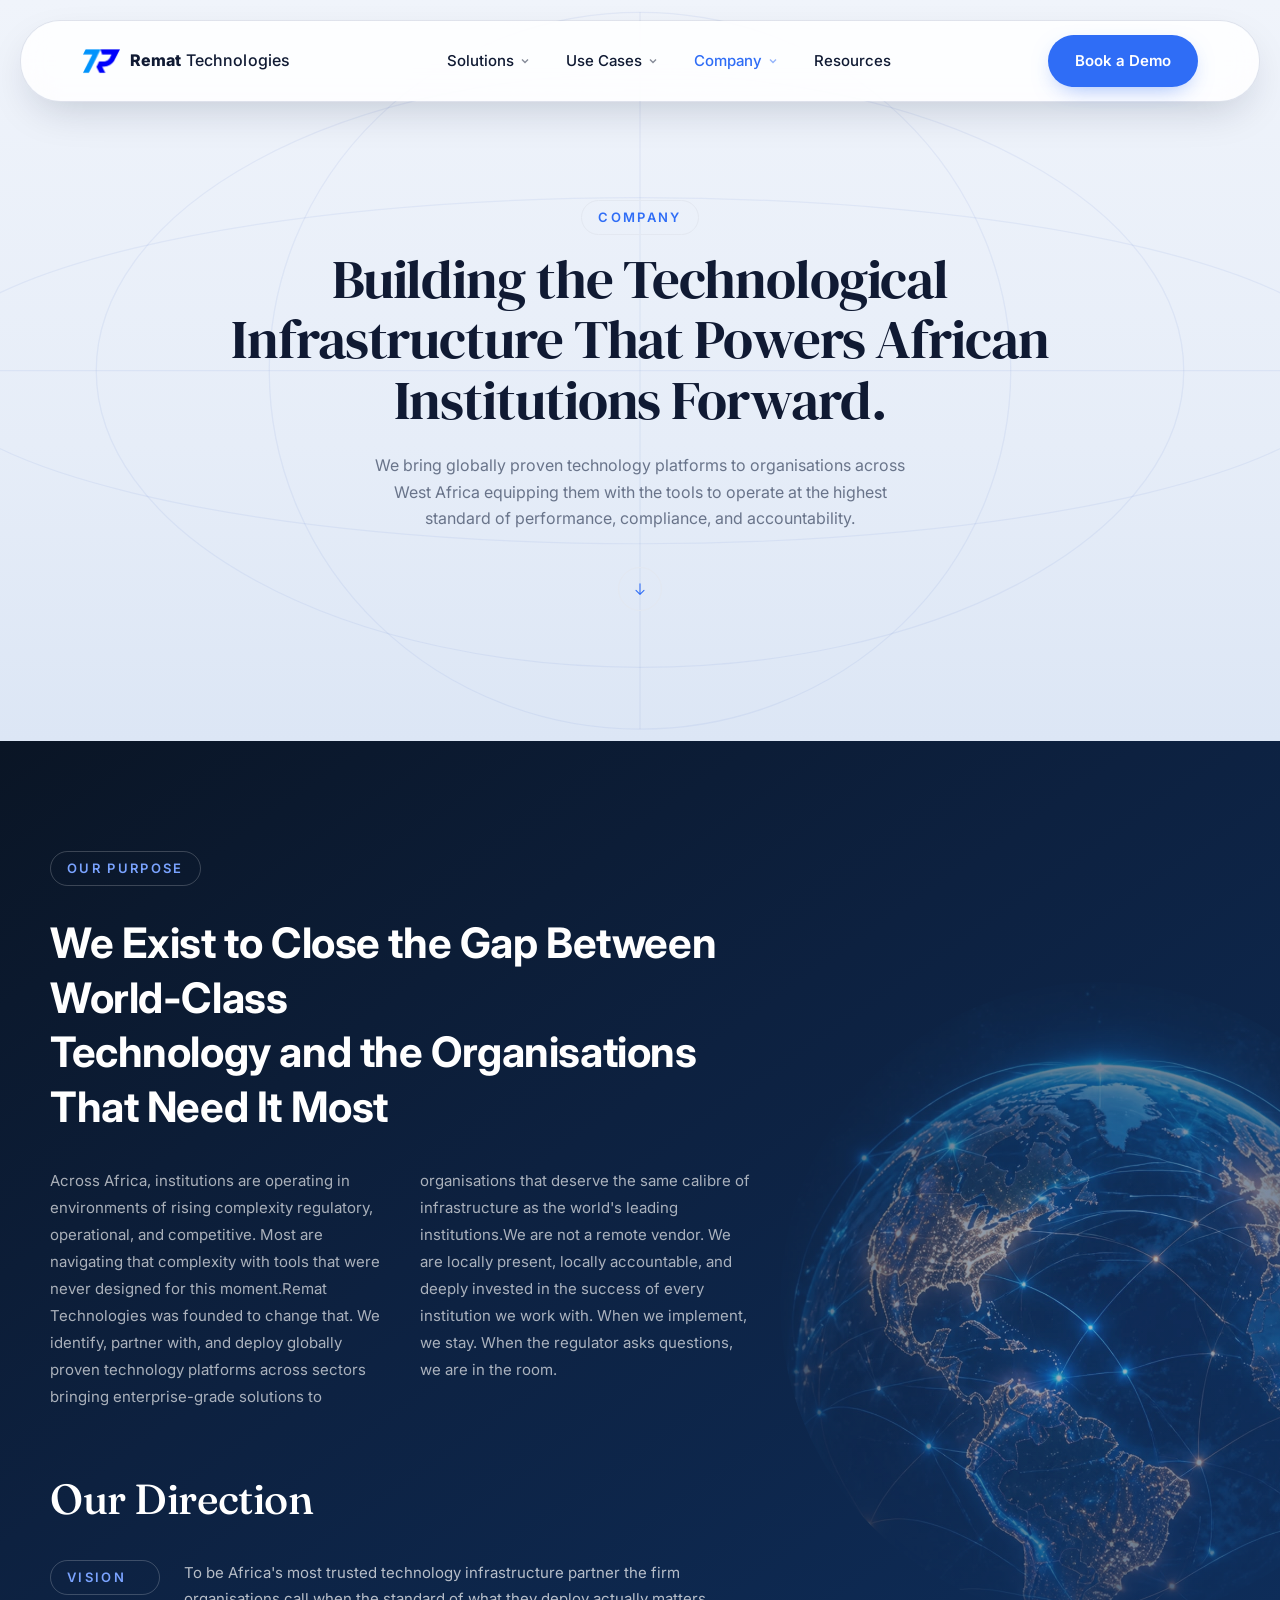
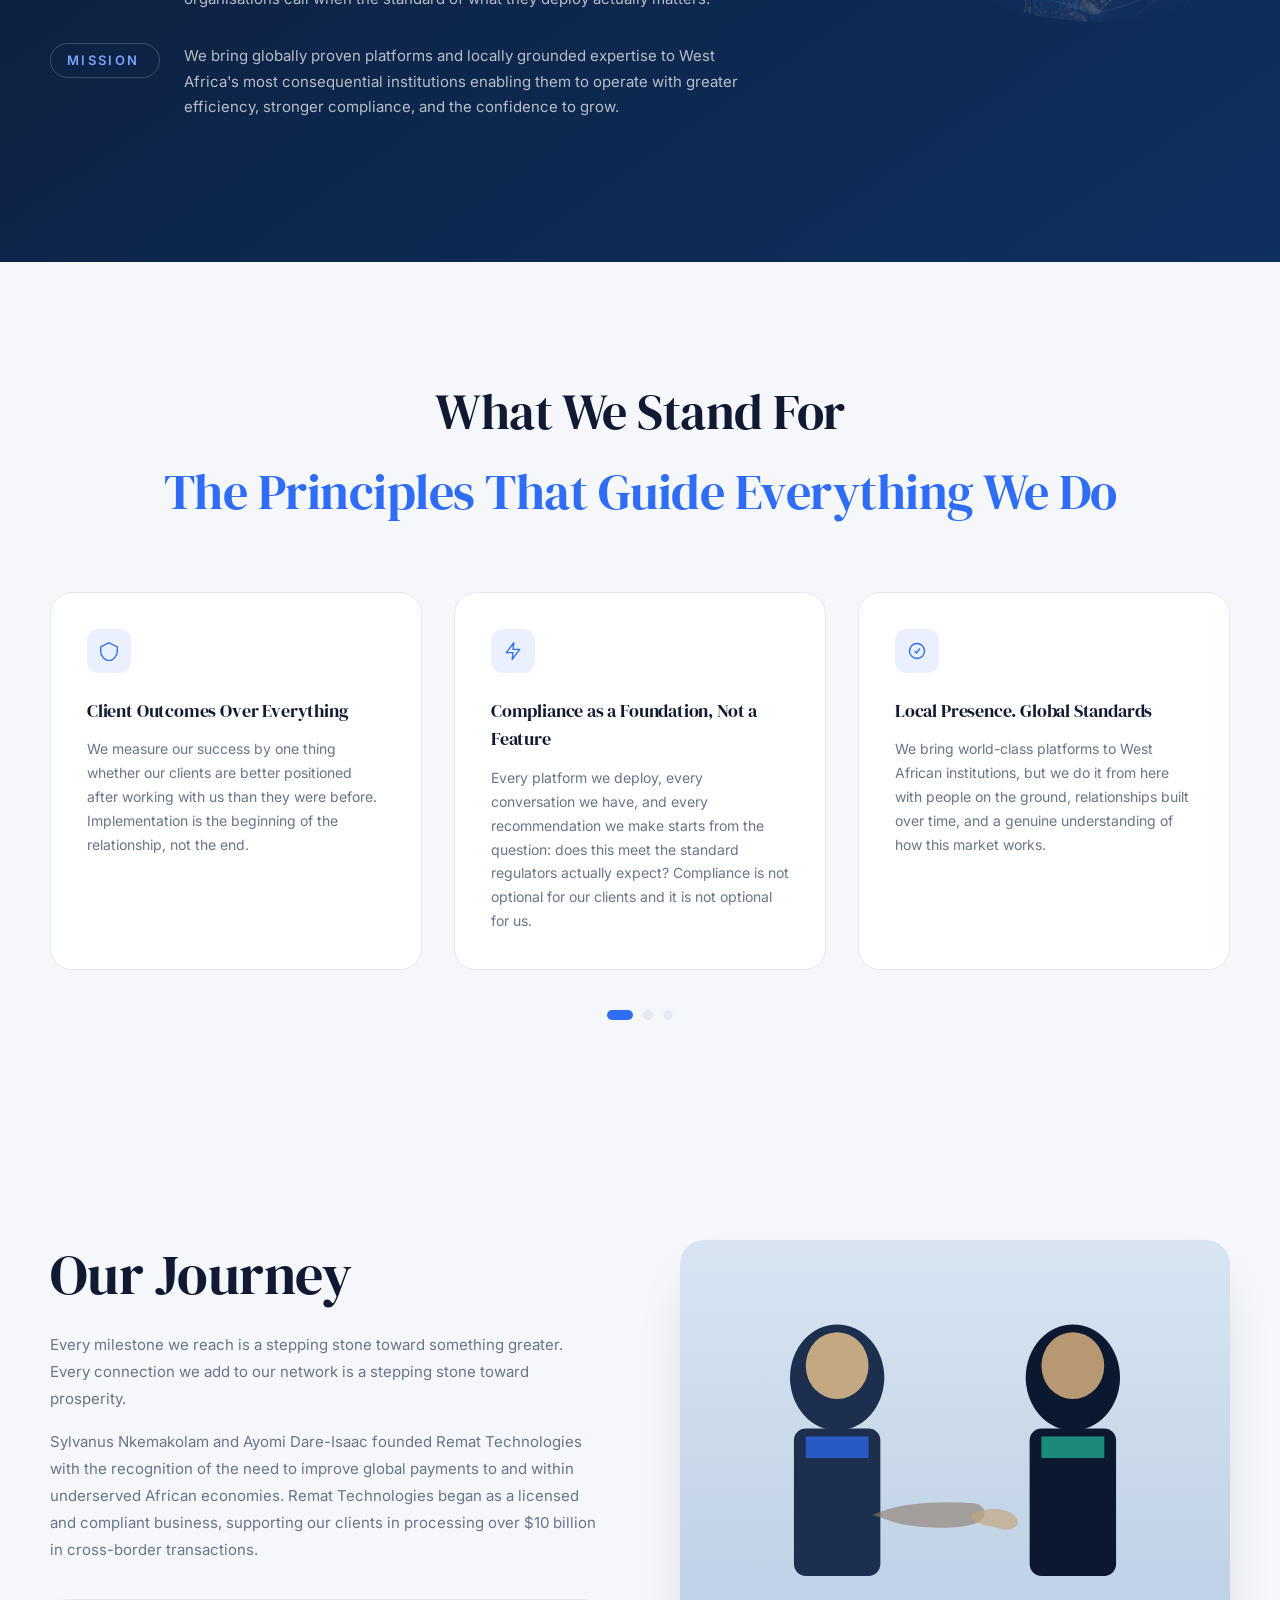
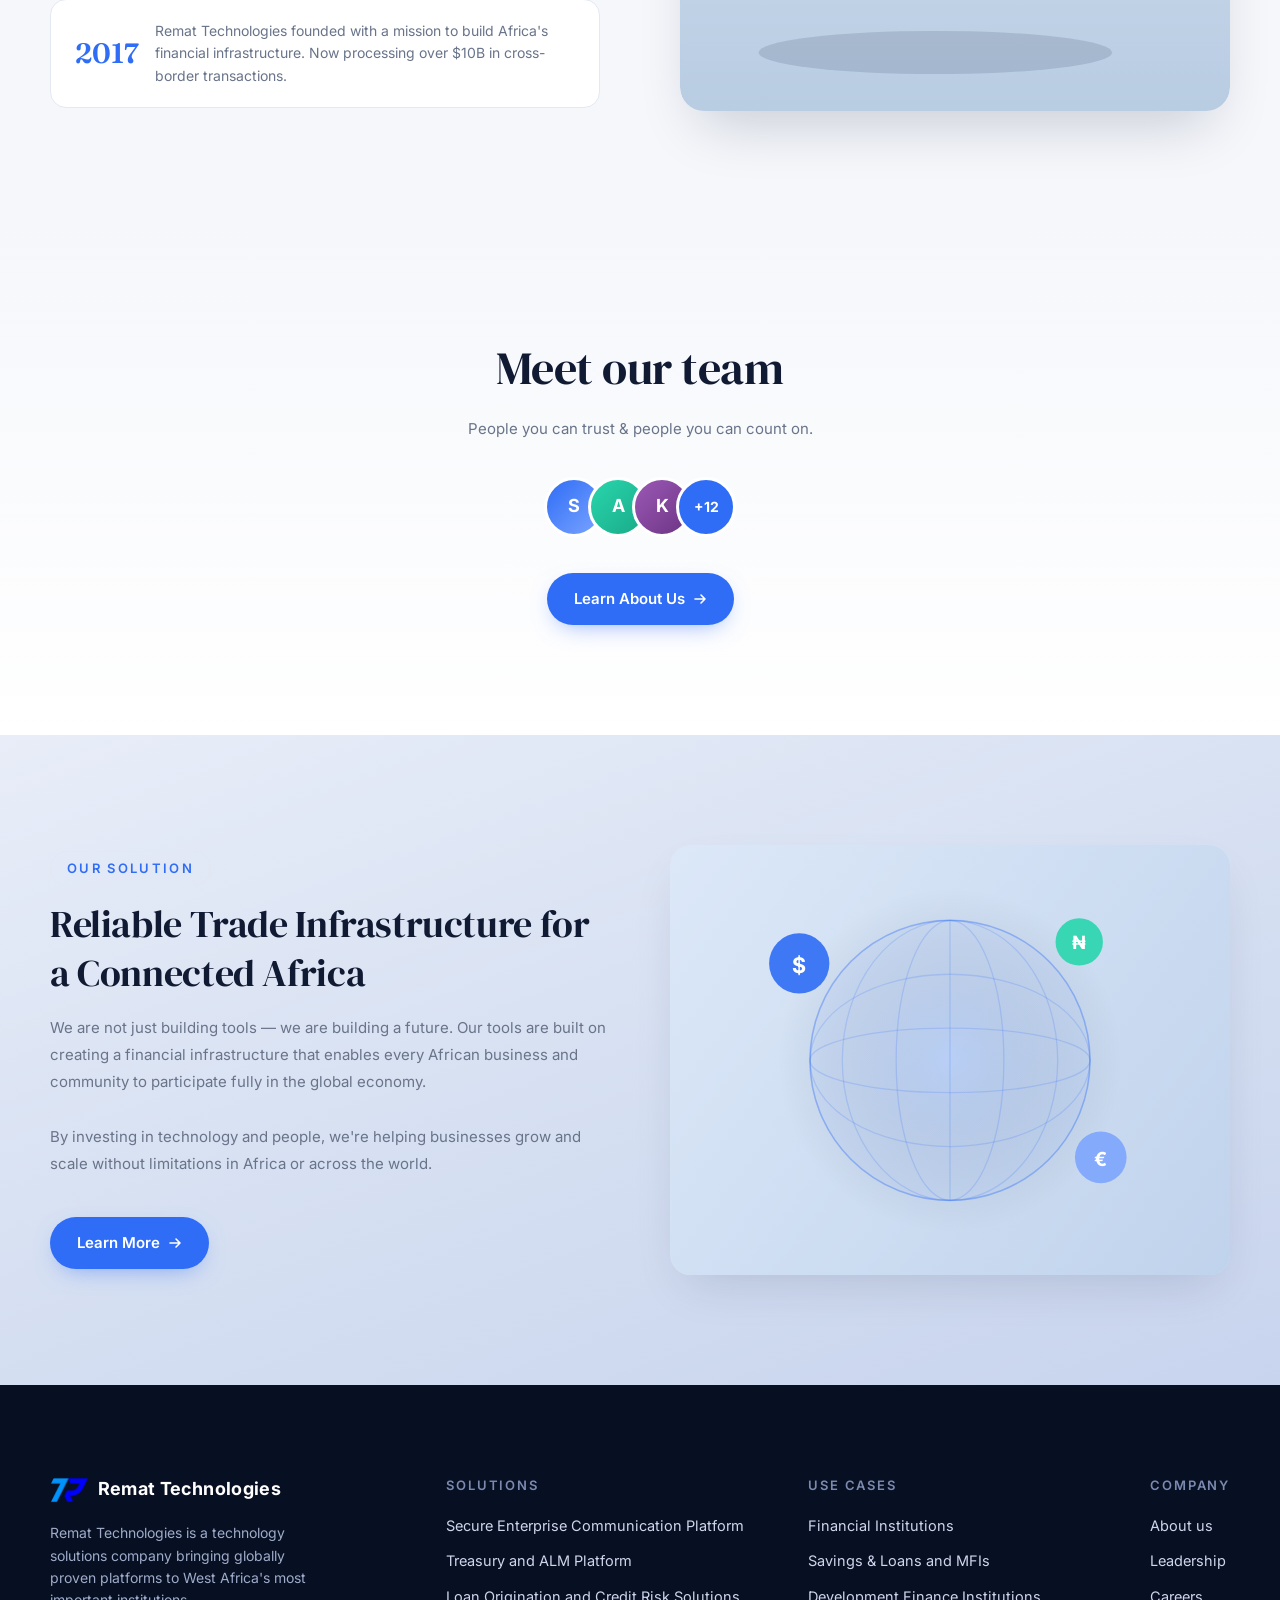
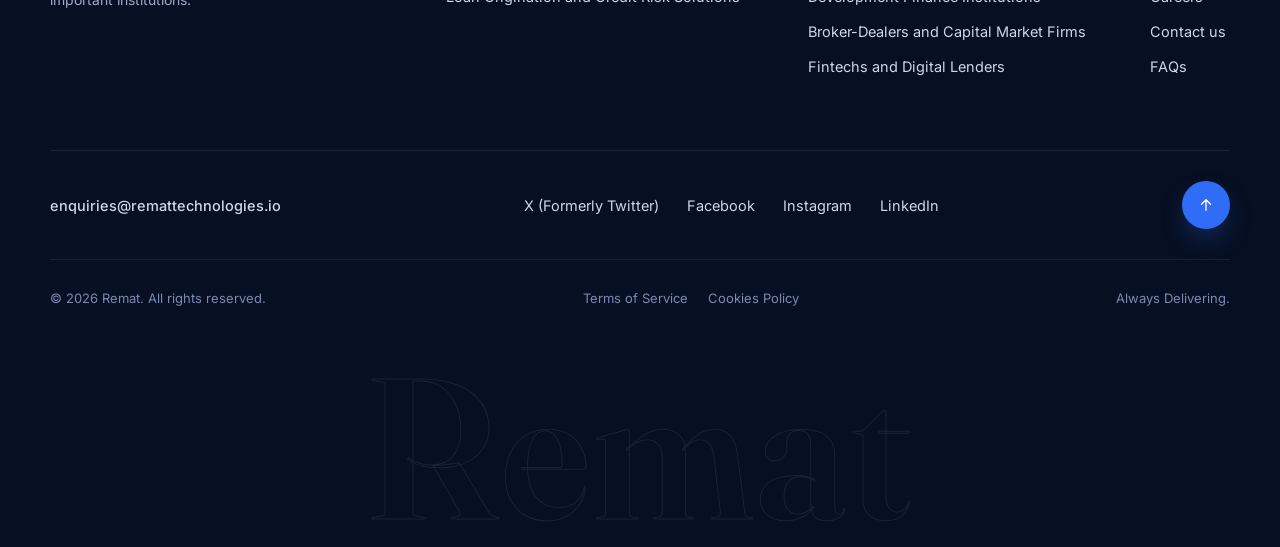
<file: about.html>
<!DOCTYPE html>
<html lang="en">
<head>
<meta charset="UTF-8"/>
<meta name="viewport" content="width=device-width, initial-scale=1.0"/>
<title>About — Remat Technologies</title>
<link rel="preconnect" href="https://fonts.googleapis.com">
<link rel="preconnect" href="https://fonts.gstatic.com" crossorigin>
<link href="https://fonts.googleapis.com/css2?family=Fraunces:opsz,wght@9..144,300;9..144,400;9..144,500;9..144,600&family=Inter:wght@400;500;600;700&display=swap" rel="stylesheet">
<link href="https://fonts.googleapis.com/css2?family=DM+Serif+Display:ital@0;1&family=Inter:wght@400;500;600;700&family=Manrope:wght@200..800&family=Sora:wght@100..800&family=Space+Grotesk:wght@300..700&display=swap" rel="stylesheet"> 
<link rel="stylesheet" href="shared.css">
</head>
<body>

<!-- ================= HEADER ================= -->
<header class="nav">
   <div class="nav-inner">
    <a href="index.html" class="logo">
      <img class="mark" src="images/remat-mark.png" alt="Remat Technologies">
      <span class="logo-text"><strong>Remat</strong> Technologies</span>
    </a>
    <ul class="nav-links" id="navLinks">
      <li class="has-dropdown">
        <a href="secure.html" class="nav-parent">Solutions
          <svg class="chevron" viewBox="0 0 10 10" fill="none"><path d="M2 3.5L5 6.5L8 3.5" stroke="currentColor" stroke-width="1.4"/></svg>
        </a>
        <div class="dropdown">
          <a href="secure.html" class="dd-item">
            <span class="dd-icon"><svg viewBox="0 0 20 20" fill="none"><circle cx="10" cy="10" r="7" stroke="currentColor" stroke-width="1.5"/><path d="M10 5v5l3 2" stroke="currentColor" stroke-width="1.5" stroke-linecap="round"/></svg></span>
            <span><strong> Secure Enterprise Communication and Workflow Platform</strong></span>
          </a>
          <a href="treasury.html" class="dd-item">
            <span class="dd-icon"><svg viewBox="0 0 20 20" fill="none"><rect x="3" y="3" width="6" height="6" rx="1.5" stroke="currentColor" stroke-width="1.5"/><rect x="11" y="11" width="6" height="6" rx="1.5" stroke="currentColor" stroke-width="1.5"/><path d="M9 6h3V9" stroke="currentColor" stroke-width="1.5" stroke-linecap="round"/></svg></span>
            <span><strong>Treasury and Asset & Liability Management (ALM) Platform</strong></span>
          </a>
           <a href="Loans.html" class="dd-item">
            <span class="dd-icon"><svg viewBox="0 0 20 20" fill="none"><rect x="3" y="3" width="6" height="6" rx="1.5" stroke="currentColor" stroke-width="1.5"/><rect x="11" y="11" width="6" height="6" rx="1.5" stroke="currentColor" stroke-width="1.5"/><path d="M9 6h3V9" stroke="currentColor" stroke-width="1.5" stroke-linecap="round"/></svg></span>
            <span><strong>Loan Origination and Credit Risk Management  Solutions</strong></span>
          </a>
        </div>
      </li>
      <li class="has-dropdown">
        <a href="commercial.html" class="nav-parent">Use Cases
          <svg class="chevron" viewBox="0 0 10 10" fill="none"><path d="M2 3.5L5 6.5L8 3.5" stroke="currentColor" stroke-width="1.4"/></svg>
        </a>
        <div class="dropdown">
          <a href="commercial.html" class="dd-item"><span class="dd-icon"><svg viewBox="0 0 20 20" fill="none"><path d="M10 3C6.13 3 3 6.13 3 10s3.13 7 7 7 7-3.13 7-7-3.13-7-7-7z" stroke="currentColor" stroke-width="1.5"/><path d="M10 7v4l2.5 1.5" stroke="currentColor" stroke-width="1.5" stroke-linecap="round"/></svg></span><span><strong>Financial Institutions</strong></span></a>
          <a href="savings.html" class="dd-item"><span class="dd-icon"><svg viewBox="0 0 20 20" fill="none"><rect x="3" y="5" width="14" height="10" rx="2" stroke="currentColor" stroke-width="1.5"/><path d="M3 9h14" stroke="currentColor" stroke-width="1.5"/></svg></span><span><strong>Savings & Loans and MFIs</strong></span></a>
          <a href="development.html" class="dd-item"><span class="dd-icon"><svg viewBox="0 0 20 20" fill="none"><path d="M10 2L18 6v4c0 4-3.5 7.5-8 8-4.5-.5-8-4-8-8V6l8-4z" stroke="currentColor" stroke-width="1.5" stroke-linejoin="round"/></svg></span><span><strong>Development Finance Institutions</strong></span></a>
          <a href="broker.html" class="dd-item"><span class="dd-icon"><svg viewBox="0 0 20 20" fill="none"><rect x="2" y="6" width="16" height="11" rx="2" stroke="currentColor" stroke-width="1.5"/><path d="M6 6V5a4 4 0 018 0v1" stroke="currentColor" stroke-width="1.5"/></svg></span><span><strong>Broker-Dealers and Capital Market Firms </strong></span></a>
          <a href="fintech.html" class="dd-item"><span class="dd-icon"><svg viewBox="0 0 20 20" fill="none"><path d="M3 10h14M10 3l7 7-7 7" stroke="currentColor" stroke-width="1.5" stroke-linecap="round" stroke-linejoin="round"/></svg></span><span><strong>Fintechs and Digital Lenders</strong></span></a>
        </div>
      </li>
      <li class="has-dropdown">
        <a href="about.html" class="nav-parent active">Company
          <svg class="chevron" viewBox="0 0 10 10" fill="none"><path d="M2 3.5L5 6.5L8 3.5" stroke="currentColor" stroke-width="1.4"/></svg>
        </a>
        <div class="dropdown">
          <a href="about.html" class="dd-item"><span class="dd-icon"><svg viewBox="0 0 20 20" fill="none"><circle cx="10" cy="7" r="3" stroke="currentColor" stroke-width="1.5"/><path d="M4 17c0-3.31 2.69-6 6-6s6 2.69 6 6" stroke="currentColor" stroke-width="1.5" stroke-linecap="round"/></svg></span><span><strong>About</strong><em>Our story and mission</em></span></a>
          <a href="leadership.html" class="dd-item">
            <span class="dd-icon"><svg viewBox="0 0 20 20" fill="none"><path d="M17 21v-2a4 4 0 00-4-4H5a4 4 0 00-4 4v2" stroke="currentColor" stroke-width="1.5" stroke-linecap="round"/><circle cx="9" cy="7" r="4" stroke="currentColor" stroke-width="1.5"/></svg></span>
            <span><strong>Leadership</strong><em>Meet the people behind Remat Technologies</em></span>
          </a>
          <a href="careers.html" class="dd-item"><span class="dd-icon"><svg viewBox="0 0 20 20" fill="none"><rect x="3" y="4" width="14" height="12" rx="2" stroke="currentColor" stroke-width="1.5"/><path d="M7 9h6M7 13h4" stroke="currentColor" stroke-width="1.5" stroke-linecap="round"/></svg></span><span><strong>Careers</strong><em>Join the Remat Technologies team</em></span></a>
          <a href="index.html#faq" class="dd-item"><span class="dd-icon"><svg viewBox="0 0 20 20" fill="none"><circle cx="10" cy="10" r="7" stroke="currentColor" stroke-width="1.5"/><path d="M10 11V10c1.1 0 2-.9 2-2s-.9-2-2-2-2 .9-2 2" stroke="currentColor" stroke-width="1.5" stroke-linecap="round"/><circle cx="10" cy="14" r=".75" fill="currentColor"/></svg></span><span><strong>FAQs</strong><em>Common questions answered</em></span></a>
          <a href="contact.html" class="dd-item"><span class="dd-icon"><svg viewBox="0 0 20 20" fill="none"><path d="M3 5h14v10a2 2 0 01-2 2H5a2 2 0 01-2-2V5z" stroke="currentColor" stroke-width="1.5"/><path d="M3 5l7 6 7-6" stroke="currentColor" stroke-width="1.5" stroke-linejoin="round"/></svg></span><span><strong>Contact Us</strong><em>Get in touch with our team</em></span></a>
        </div>
      </li>
      <li><a href="index.html#faq">Resources</a></li>
    </ul>
    <div class="nav-right">
      
      <a href="#" class="btn btn-primary reveal js-open-demo">Book a Demo</a>
      <button class="nav-toggle" id="navToggle" aria-label="Toggle menu"><span></span><span></span><span></span></button>
    </div>
  </div>
</header>

<!-- ================= HERO ================= -->
<section class="about-hero">
  <div class="about-hero-deco">
    <svg viewBox="0 0 1200 600" preserveAspectRatio="xMidYMid slice" fill="none">
      <g stroke="rgba(100,130,200,.1)" stroke-width="1">
        <ellipse cx="600" cy="300" rx="580" ry="140"/>
        <ellipse cx="600" cy="300" rx="440" ry="240"/>
        <ellipse cx="600" cy="300" rx="300" ry="290"/>
        <line x1="600" y1="10" x2="600" y2="590"/>
        <line x1="20"  y1="300" x2="1180" y2="300"/>
      </g>
    </svg>
  </div>
  <div class="about-hero-inner">
    <span class="eyebrow reveal">Company</span>
    <h1 class="reveal">Building the Technological Infrastructure That Powers African Institutions Forward. </h1>
    <p class="reveal"> We bring globally proven technology platforms to organisations across West Africa  equipping them with the tools to operate at the highest standard of performance, compliance, and accountability. 
 </p>
    <a href="#story" class="scroll-cue reveal" aria-label="Scroll down">
      <svg viewBox="0 0 24 24" fill="none"><path d="M12 4V20M12 20L6 14M12 20L18 14" stroke="currentColor" stroke-width="1.6" stroke-linecap="round" stroke-linejoin="round"/></svg>
    </a>
  </div>
</section>

<!-- ================= ABOUT STORY ================= -->
<section class="about-story" id="story">
  <div class="story-globe"></div>
  <div class="story-inner">
    <div class="story-content reveal">
      <span class="eyebrow dark">Our purpose</span>
      <h2> We Exist to Close the Gap Between World-Class <br>Technology and the Organisations That Need It Most 
</h2>
      <div class="story-intro">
        <p>Across Africa, institutions are operating in environments of rising complexity regulatory, operational, and competitive. Most are navigating that complexity with tools that were never designed for this moment.Remat Technologies was founded to change that. We identify, partner with, and deploy globally proven technology platforms across sectors  bringing enterprise-grade solutions to  </p>
        <p>  organisations that deserve the same calibre of infrastructure as the world's leading institutions.We are not a remote vendor. We are locally present, locally accountable, and deeply invested in the success of every institution we work with. When we implement, we stay. When the regulator asks questions, we are in the room. 
</p>
      </div>
      <div class="vision-mission">
        <h2>Our Direction </h2>
        <div class="vm-item">
          <span class="eyebrow dark vm-pill">Vision</span>
          <p>To be Africa's most trusted technology infrastructure partner the firm organisations call when the standard of what they deploy actually matters. 
</p>
        </div>
        <div class="vm-item">
          <span class="eyebrow dark vm-pill">Mission</span>
          <p> We bring globally proven platforms and locally grounded expertise to West Africa's most consequential institutions enabling them to operate with greater efficiency, stronger compliance, and the confidence to grow. 
</p>
        </div>
      </div>
    </div>
  </div>
</section>

<!-- ================= VALUES ================= -->
<section class="values">
  <div class="values-head reveal">
    <h2>What We Stand For <br><em>The Principles That Guide Everything We Do </em></h2>
  </div>
  <div class="values-track-wrap">
    <div class="values-track">
      <div class="value-card reveal">
        <div class="icon"><svg viewBox="0 0 24 24" fill="none" stroke="currentColor" stroke-width="1.6"><path d="M12 2L2 7v5c0 5.5 4.3 10.7 10 12 5.7-1.3 10-6.5 10-12V7L12 2Z"/></svg></div>
        <h3>Client Outcomes Over Everything</h3>
        <p>We measure our success by one thing whether our clients are better positioned after working with us than they were before. Implementation is the beginning of the relationship, not the end. 
</p>
      </div>
      <div class="value-card reveal">
        <div class="icon"><svg viewBox="0 0 24 24" fill="none" stroke="currentColor" stroke-width="1.6"><path d="M13 2L4 14H12L11 22L20 10H12L13 2Z" stroke-linejoin="round"/></svg></div>
        <h3>Compliance as a Foundation, Not a Feature</h3>
        <p>Every platform we deploy, every conversation we have, and every recommendation we make starts from the question: does this meet the standard regulators actually expect? Compliance is not optional for our clients and it is not optional for us. 
</p>
      </div>
      <div class="value-card reveal">
        <div class="icon"><svg viewBox="0 0 24 24" fill="none" stroke="currentColor" stroke-width="1.6"><circle cx="12" cy="12" r="9"/><path d="M9 12l2.5 2.5L15.5 9"/></svg></div>
        <h3>Local Presence. Global Standards</h3>
        <p> We bring world-class platforms to West African institutions, but we do it from here with people on the ground, relationships built over time, and a genuine understanding of how this market works. </p>
      </div>
      <div class="value-card reveal">
        <div class="icon"><svg viewBox="0 0 24 24" fill="none" stroke="currentColor" stroke-width="1.6"><path d="M17 21v-2a4 4 0 00-4-4H5a4 4 0 00-4 4v2"/><circle cx="9" cy="7" r="4"/><path d="M23 21v-2a4 4 0 00-3-3.87M16 3.13a4 4 0 010 7.75"/></svg></div>
        <h3>Transparency in Every Interaction</h3>
        <p>We do not oversell. We do not overpromise. When there are gaps, we name them and address them. The institutions we work with operate in
environments where trust is the foundation of everything we hold ourselves to the same standard. 
</p>
      </div>
      <div class="value-card reveal">
        <div class="icon"><svg viewBox="0 0 24 24" fill="none" stroke="currentColor" stroke-width="1.6"><circle cx="12" cy="12" r="3"/><path d="M19.07 4.93l-1.41 1.41M17.66 17.66l1.41 1.41M4.93 19.07l1.41-1.41M6.34 6.34L4.93 4.93"/><path d="M12 2v2M12 20v2M2 12h2M20 12h2"/></svg></div>
        <h3>Partnership, Not Procurement </h3>
        <p>Our clients are not transactions. They are long-term partners. We build institutions, not just for them but the depth of that partnership is what makes the difference between a platform that gets used and one that transforms an organisation. 
</p>
      </div>
    </div>
  </div>
  <div class="values-nav reveal"></div>
</section>

<!-- ================= OUR JOURNEY ================= -->
<section class="journey">
  <div class="journey-inner">
    <div class="journey-text reveal">
      <h2>Our Journey</h2>
      <p>Every milestone we reach is a stepping stone toward something greater. Every connection we add to our network is a stepping stone toward prosperity.</p>
      <p>Sylvanus Nkemakolam and Ayomi Dare-Isaac founded Remat Technologies with the recognition of the need to improve global payments to and within underserved African economies. Remat Technologies began as a licensed and compliant business, supporting our clients in processing over $10 billion in cross-border transactions.</p>
      <div class="journey-milestone">
        <div class="journey-year">2017</div>
        <p>Remat Technologies founded with a mission to build Africa's financial infrastructure. Now processing over $10B in cross-border transactions.</p>
      </div>
    </div>
    <div class="journey-photo reveal">
      <svg viewBox="0 0 560 480" fill="none">
        <defs>
          <linearGradient id="jpBg" x1="0" y1="0" x2="0" y2="480" gradientUnits="userSpaceOnUse">
            <stop stop-color="#d8e4f2"/><stop offset="1" stop-color="#b8cce2"/>
          </linearGradient>
        </defs>
        <rect width="560" height="480" fill="url(#jpBg)" rx="24"/>
        <g transform="translate(60,50)">
          <ellipse cx="100" cy="90" rx="48" ry="54" fill="#1c2f4e"/>
          <ellipse cx="100" cy="78" rx="32" ry="34" fill="#c4a882"/>
          <rect x="56" y="142" width="88" height="150" rx="12" fill="#1c2f4e"/>
          <rect x="68" y="150" width="64" height="22" fill="#2f6df6" opacity=".7"/>
        </g>
        <g transform="translate(300,50)">
          <ellipse cx="100" cy="90" rx="48" ry="54" fill="#0b1830"/>
          <ellipse cx="100" cy="78" rx="32" ry="34" fill="#b89872"/>
          <rect x="56" y="142" width="88" height="150" rx="12" fill="#0b1830"/>
          <rect x="68" y="150" width="64" height="22" fill="#28d6ad" opacity=".6"/>
        </g>
        <!-- handshake -->
        <path d="M196 280C220 268 260 265 300 268C310 270 314 280 306 286C290 296 240 294 220 288Z" fill="#8a7a6a" opacity=".6"/>
        <path d="M296 280C310 272 330 272 340 280C350 288 340 298 326 294C312 290 298 290 296 280Z" fill="#c4a882" opacity=".7"/>
        <ellipse cx="260" cy="420" rx="180" ry="22" fill="rgba(10,20,50,.12)"/>
      </svg>
    </div>
  </div>
</section>

<!-- ================= MEET THE TEAM ================= -->
<section class="meet-team">
  <h2 class="reveal">Meet our team</h2>
  <p class="reveal">People you can trust &amp; people you can count on.</p>
  <div class="team-avatars reveal">
    <div class="avatar" style="background:linear-gradient(135deg,#2f6df6,#7aa3ff);">S</div>
    <div class="avatar" style="background:linear-gradient(135deg,#28d6ad,#1aaa88);">A</div>
    <div class="avatar" style="background:linear-gradient(135deg,#9b59b6,#6c3483);">K</div>
    <div class="avatar avatar-more">+12</div>
  </div>
  <a href="careers.html" class="btn btn-primary reveal">Learn About Us
    <svg viewBox="0 0 14 14" fill="none"><path d="M2 7H12M12 7L8 3M12 7L8 11" stroke="white" stroke-width="1.6" stroke-linecap="round" stroke-linejoin="round"/></svg>
  </a>
</section>


<!-- ================= TRADE BANNER ================= -->
<section class="trade-banner">
  <div class="trade-banner-inner">
    <div class="trade-text reveal">
      <span class="eyebrow">Our Solution</span>
      <h2>Reliable Trade Infrastructure for a Connected Africa</h2>
      <p>We are not just building tools — we are building a future. Our tools are built on creating a financial infrastructure that enables every African business and community to participate fully in the global economy.</p>
      <p>By investing in technology and people, we're helping businesses grow and scale without limitations in Africa or across the world.</p>
      <a href="index.html#solutions" class="btn btn-primary" style="margin-top:12px;">Learn More
        <svg viewBox="0 0 14 14" fill="none"><path d="M2 7H12M12 7L8 3M12 7L8 11" stroke="white" stroke-width="1.6" stroke-linecap="round" stroke-linejoin="round"/></svg>
      </a>
    </div>
    <div class="trade-visual reveal">
      <svg viewBox="0 0 520 400" fill="none">
        <defs>
          <linearGradient id="tvBg" x1="0" y1="0" x2="520" y2="400" gradientUnits="userSpaceOnUse">
            <stop stop-color="#dce8f8"/><stop offset="1" stop-color="#c0d3ec"/>
          </linearGradient>
          <radialGradient id="tvGlow" cx="50%" cy="50%" r="50%">
            <stop offset="0%" stop-color="#7aa3ff" stop-opacity=".2"/>
            <stop offset="100%" stop-color="transparent"/>
          </radialGradient>
        </defs>
        <rect width="520" height="400" rx="20" fill="url(#tvBg)"/>
        <circle cx="260" cy="200" r="160" fill="url(#tvGlow)"/>
        <!-- globe rings -->
        <g stroke="rgba(47,109,246,.2)" stroke-width="1.2" fill="none">
          <ellipse cx="260" cy="200" rx="130" ry="30"/>
          <ellipse cx="260" cy="200" rx="130" ry="80"/>
          <ellipse cx="260" cy="200" rx="130" ry="130"/>
          <ellipse cx="260" cy="200" rx="50" ry="130"/>
          <ellipse cx="260" cy="200" rx="100" ry="130"/>
          <line x1="260" y1="70" x2="260" y2="330"/>
        </g>
        <!-- sphere -->
        <circle cx="260" cy="200" r="130" fill="rgba(122,163,255,.08)" stroke="rgba(47,109,246,.25)" stroke-width="1.5"/>
        <!-- coin tokens -->
        <g transform="translate(120,110)"><circle r="28" fill="#2f6df6" opacity=".9"/><text x="0" y="9" text-anchor="middle" font-family="Inter,sans-serif" font-weight="700" font-size="20" fill="#fff">$</text></g>
        <g transform="translate(380,90)"><circle r="22" fill="#28d6ad" opacity=".9"/><text x="0" y="7" text-anchor="middle" font-family="Inter,sans-serif" font-weight="700" font-size="17" fill="#fff">₦</text></g>
        <g transform="translate(400,290)"><circle r="24" fill="#7aa3ff" opacity=".85"/><text x="0" y="8" text-anchor="middle" font-family="Inter,sans-serif" font-weight="700" font-size="18" fill="#fff">€</text></g>
      </svg>
    </div>
  </div>
</section>


<!-- ================= FOOTER ================= -->
<footer class="footer">
  <div class="footer-inner">
    <div>
    <a href="#top" class="footer-brand">
       <a href="index.html" class="logo">
      <img class="mark" src="images/remat-mark.png" alt="Remat Technologies">
        Remat Technologies
    </a>
      <p class="footer-blurb">Remat Technologies is a technology solutions company bringing globally proven platforms to West Africa's most important institutions. 
      </p>
    </div>
    <div class="footer-cols">
       <div class="footer-col">
        <h4>Solutions</h4>
        <a href="secure.html">Secure Enterprise Communication Platform</a>
        <a href="treasury.html">Treasury and ALM Platform </a>
        <a href="Loans.html">Loan Origination and Credit Risk Solutions </a>
      </div>
      <div class="footer-col">
        <h4>Use Cases</h4>
        <a href="commercial.html">Financial Institutions</a>
        <a href="savings.html">Savings & Loans and MFIs</a>
        <a href="development.html">Development Finance Institutions</a>
        <a href="broker.html">Broker-Dealers and Capital Market Firms </a>
        <a href="fintech.html">Fintechs and Digital Lenders </a>
      </div>
      <div class="footer-col">
        <h4>Company</h4>
        <a href="about.html">About us</a>
        <a href="leadership.html">Leadership</a>
        <a href="careers.html">Careers</a>
        <a href="contact.html">Contact us</a>
        <a href="index.html#faq"> FAQs </a>
      </div>
    </div>
  </div>
<div class="footer-mid">
    <span class="footer-email">enquiries@remattechnologies.io</span>
    <div class="footer-social">
      <a href="#">X (Formerly Twitter)</a>
      <a href="#">Facebook</a>
      <a href="#">Instagram</a>
      <a href="#">LinkedIn</a>
    </div>
    <button id="backToTop" class="back-to-top" aria-label="Back to top">
      <svg viewBox="0 0 24 24" fill="none"><path d="M12 19V5M12 5L6 11M12 5L18 11" stroke="currentColor" stroke-width="1.8" stroke-linecap="round" stroke-linejoin="round"/></svg>
    </button>
  </div>
  <div class="footer-bottom">
    <span>© 2026 Remat. All rights reserved.</span>
     <span class="footer-legal"><a href="#">Terms of Service</a><a href="#">Cookies Policy</a></span>
    <span>Always Delivering.</span>
  </div>

  <div class="footer-bigtext">Remat</div>
</footer>

<!-- ================= REQUEST A DEMO DRAWER ================= -->
<div class="rdm-overlay" id="rdmOverlay">
  <aside class="rdm-drawer" id="rdmDrawer" role="dialog" aria-modal="true" aria-labelledby="rdmTitle">
    <div class="rdm-head">
      <h2 class="rdm-title" id="rdmTitle">See how it works for your business</h2>
      <button class="rdm-close" id="rdmClose" aria-label="Close">
        <svg viewBox="0 0 14 14" fill="none"><path d="M1 1L13 13M13 1L1 13" stroke="currentColor" stroke-width="1.6" stroke-linecap="round"/></svg>
      </button>
    </div>
    <p class="rdm-sub">Fill out the form and our team will be in touch to schedule a demo that fits your use case.</p>

    <form class="rdm-form" id="rdmForm">
      <div class="rdm-field">
        <label class="rdm-label" for="rdmEmail">Email Address <span class="rdm-req">*</span></label>
        <input class="rdm-input" type="email" id="rdmEmail" placeholder="Work email address" required>
      </div>

      <div class="rdm-field">
        <label class="rdm-label" for="rdmFirst">First Name <span class="rdm-req">*</span></label>
        <input class="rdm-input" type="text" id="rdmFirst" placeholder="Enter your first name" required>
      </div>

      <div class="rdm-field">
        <label class="rdm-label" for="rdmLast">Last Name <span class="rdm-req">*</span></label>
        <input class="rdm-input" type="text" id="rdmLast" placeholder="Enter your last name" required>
      </div>

      <div class="rdm-field">
        <label class="rdm-label" for="rdmLast">Institution <span class="rdm-req">*</span></label>
        <input class="rdm-input" type="text" id="rdmLast" placeholder="Your Company/Institution" required>
      </div>

      <div class="rdm-field">
        <label class="rdm-label" for="rdmPhone">Phone Number</label>
        <div class="rdm-phone">
          <div class="rdm-phone-code-wrap">
            <select class="rdm-phone-code" id="rdmPhoneCode">
              <option value="234">(+234)</option>
              <option value="233">(+233)</option>
              <option value="254">(+254)</option>
              <option value="27">(+27)</option>
              <option value="20">(+20)</option>
              <option value="44">(+44)</option>
              <option value="1">(+1)</option>
            </select>
            <svg class="rdm-chevron" viewBox="0 0 10 10" fill="none"><path d="M2 3.5L5 6.5L8 3.5" stroke="currentColor" stroke-width="1.4"/></svg>
          </div>
          <input class="rdm-input rdm-phone-input" type="tel" id="rdmPhone" placeholder="Enter mobile number">
        </div>
      </div>

      <div class="rdm-field">
        <label class="rdm-label" for="rdmCountry">Country <span class="rdm-req">*</span></label>
        <div class="rdm-select-wrap">
          <select class="rdm-select" id="rdmCountry" required defaultValue="">
            <option value="" disabled selected>Select your country</option>
            <option>Ghana</option>
            <option>Nigeria</option>
            <option>Kenya</option>
            <option>South Africa</option>
            <option>Egypt</option>
            <option>United Kingdom</option>
            <option>United States</option>
            <option>Other</option>
          </select>
          <svg class="rdm-chevron" viewBox="0 0 10 10" fill="none"><path d="M2 3.5L5 6.5L8 3.5" stroke="currentColor" stroke-width="1.4"/></svg>
        </div>
      </div>

     <div class="rdm-field">
        <label class="rdm-label" for="rdmMessage">Message</label>
        <textarea class="rdm-input" id="rdmMessage" rows="4" placeholder="Tell us a bit about what you're looking for"></textarea>
      </div>

      <button type="submit" class="btn btn-primary rdm-cta">Submit Request <span class="gs-dot"></span></button>
    </form>
  </aside>
</div>

<script src="shared.js"></script>
<script>
// ---------- contact form → Web3Forms submission ----------
// Setup required (one-time, free, no credit card): https://web3forms.com
// 1. Enter enquiries@remattechnologies.io on their homepage → they email you an Access Key (no account/login needed)
// 2. Replace the placeholder below with that key
(function () {
  const WEB3FORMS_ACCESS_KEY = '611b8464-d8d4-4643-85bb-7ccd4c9a83e8';

  const form = document.getElementById('ctForm');
  if (!form) return;

  const submitBtn = document.getElementById('ctSubmitBtn');
  const statusEl  = document.getElementById('ctFormStatus');

  form.addEventListener('submit', function (e) {
    e.preventDefault();

    if (!form.checkValidity()) {
      form.reportValidity();
      return;
    }

    const checkedService = form.querySelector('input[name="ct-service"]:checked');
    const serviceText = checkedService
      ? checkedService.closest('.ct-radio').textContent.trim().replace(/\s+/g, ' ')
      : 'Not specified';

    const payload = {
      access_key: WEB3FORMS_ACCESS_KEY,
      subject: 'New enquiry from Remat contact form',
      from_name: document.getElementById('ctFullName').value.trim() || 'Website visitor',
      service_interest: serviceText,
      full_name:   document.getElementById('ctFullName').value.trim(),
      institution: document.getElementById('ctInstitution').value.trim(),
      role:        document.getElementById('ctRole').value.trim(),
      email:       document.getElementById('ctEmail').value.trim(),
      phone:       document.getElementById('ctPhoneCode').value + ' ' + document.getElementById('ctPhone').value.trim(),
      message:     document.getElementById('ctMessage').value.trim() || '(none provided)'
    };

    submitBtn.disabled = true;
    submitBtn.style.opacity = '0.6';
    statusEl.style.color = 'var(--gray)';
    statusEl.textContent = 'Sending…';

    fetch('https://api.web3forms.com/submit', {
      method: 'POST',
      headers: { 'Content-Type': 'application/json', Accept: 'application/json' },
      body: JSON.stringify(payload)
    })
      .then(function (res) { return res.json(); })
      .then(function (result) {
        if (result.success) {
          statusEl.style.color = 'var(--teal)';
          statusEl.textContent = "Message sent — we'll be in touch shortly!";
          form.reset();
        } else {
          throw new Error(result.message || 'Submission failed');
        }
      })
      .catch(function (err) {
        statusEl.style.color = '#e0483e';
        statusEl.textContent = "Something went wrong — please email us directly at enquiries@remattechnologies.io";
        console.error('Web3Forms error:', err);
      })
      .finally(function () {
        submitBtn.disabled = false;
        submitBtn.style.opacity = '';
      });
  });
})();

// Self-contained reveal — no dependency on shared.js timing
(function(){
  const els = document.querySelectorAll('.ct-reveal');
  const obs = new IntersectionObserver(entries => {
    entries.forEach(e => { if(e.isIntersecting){ e.target.classList.add('in'); obs.unobserve(e.target); } });
  }, { threshold: 0.1 });
  els.forEach(el => obs.observe(el));
  // Fallback: reveal everything after 1s if observer hasn't fired
  setTimeout(() => els.forEach(el => el.classList.add('in')), 1000);
})();
</script>
</body>
</html>
</file>
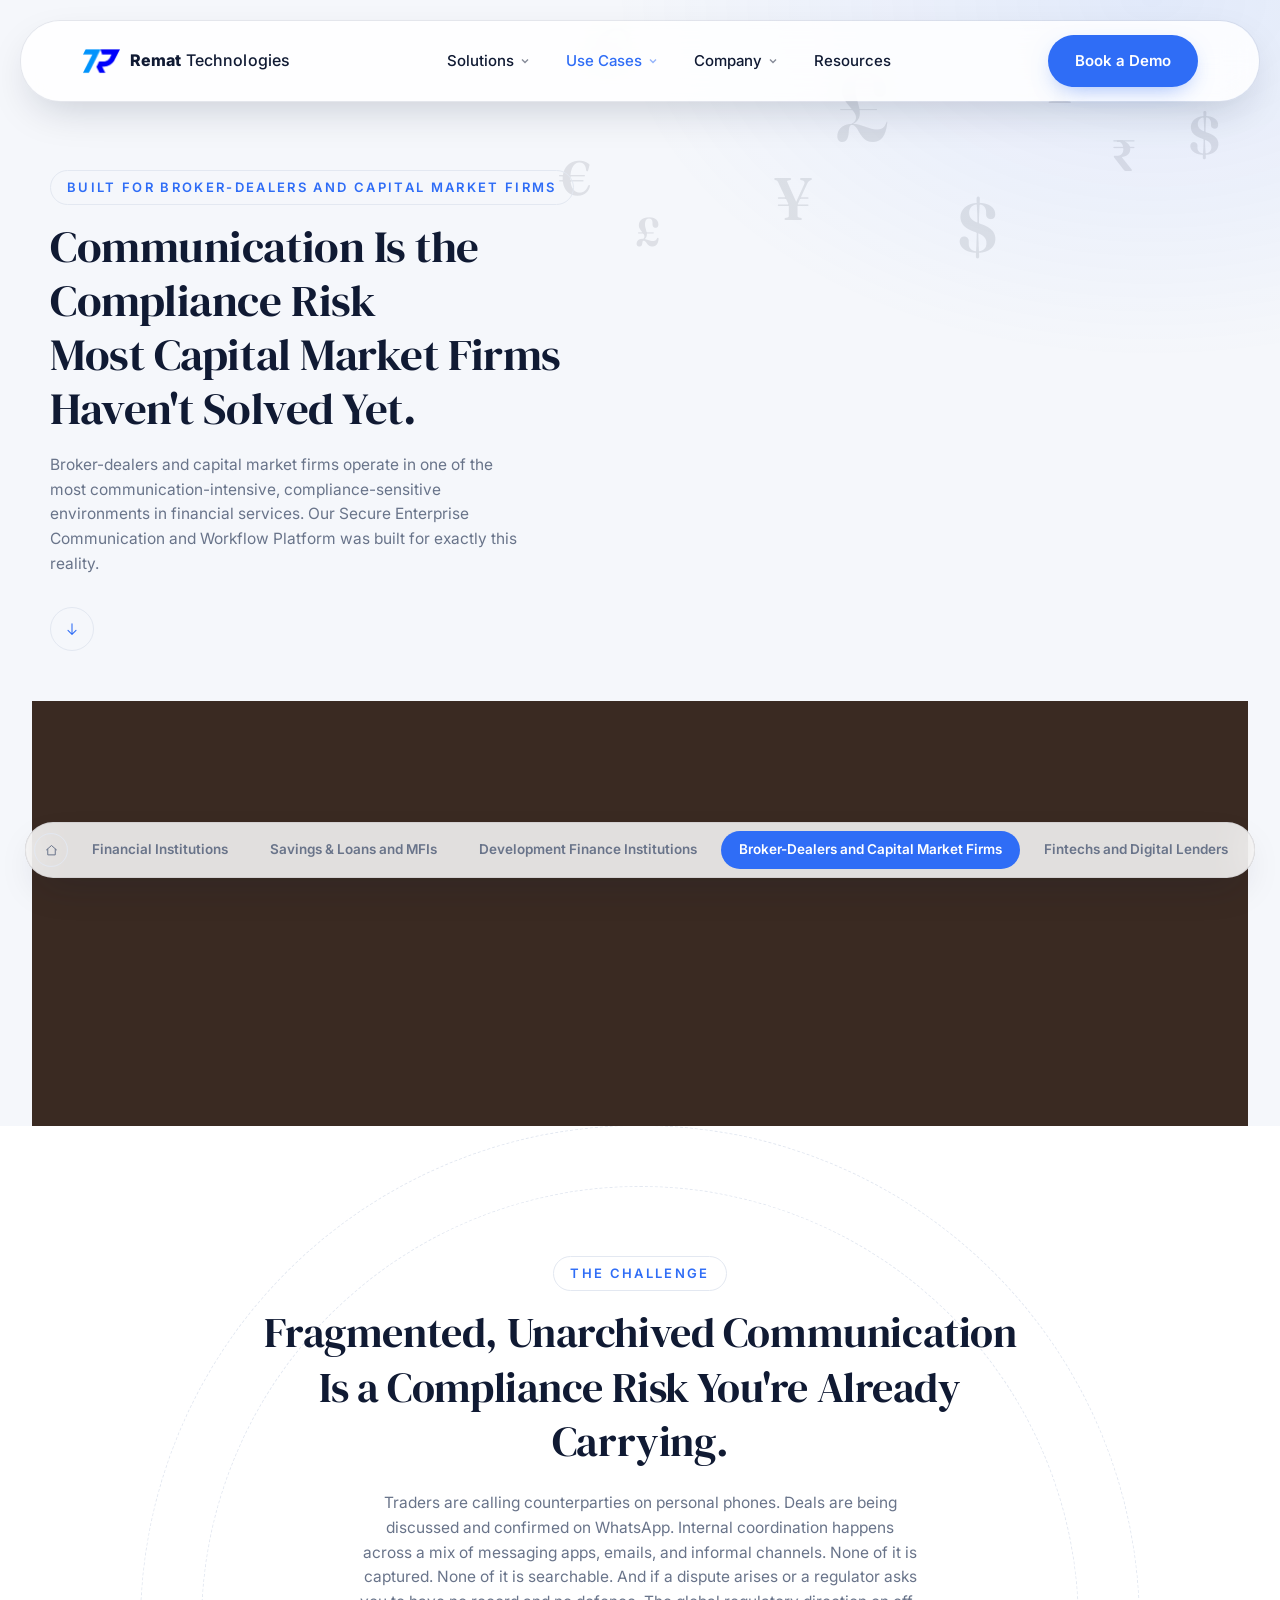
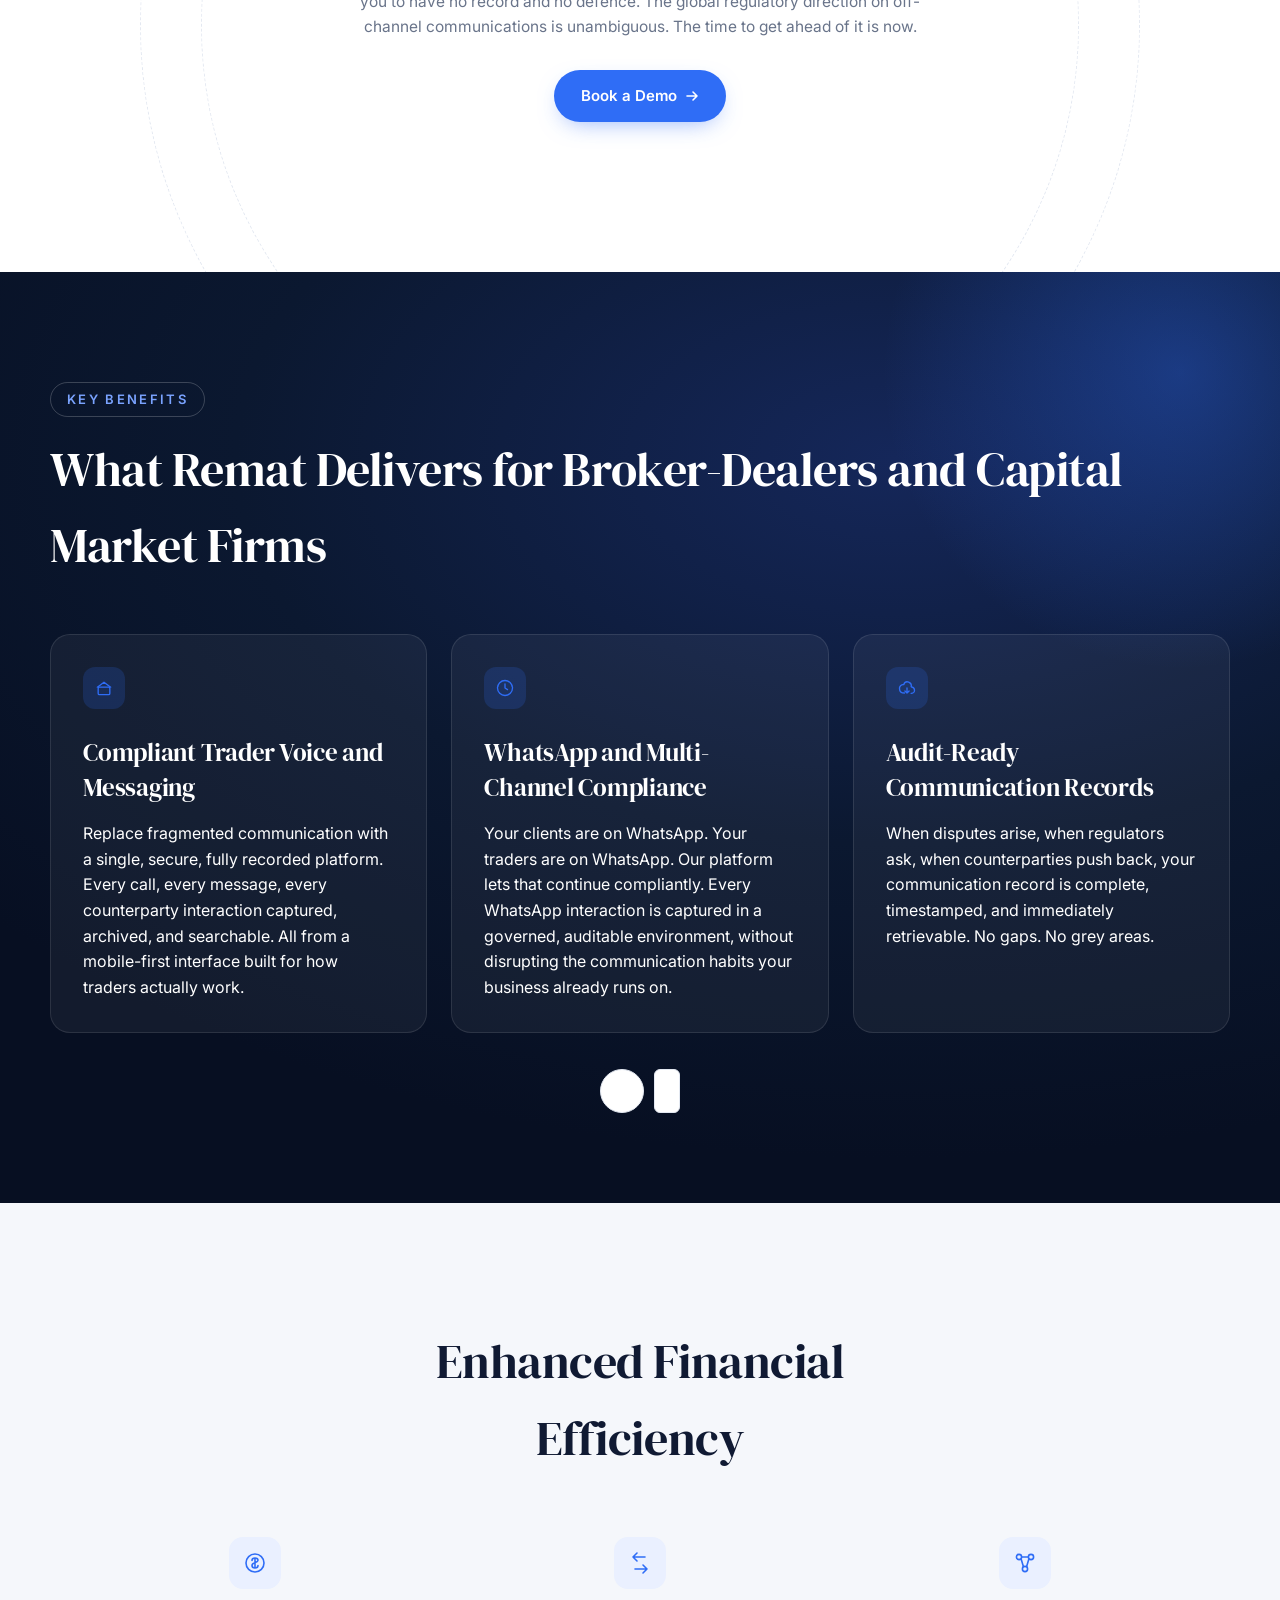
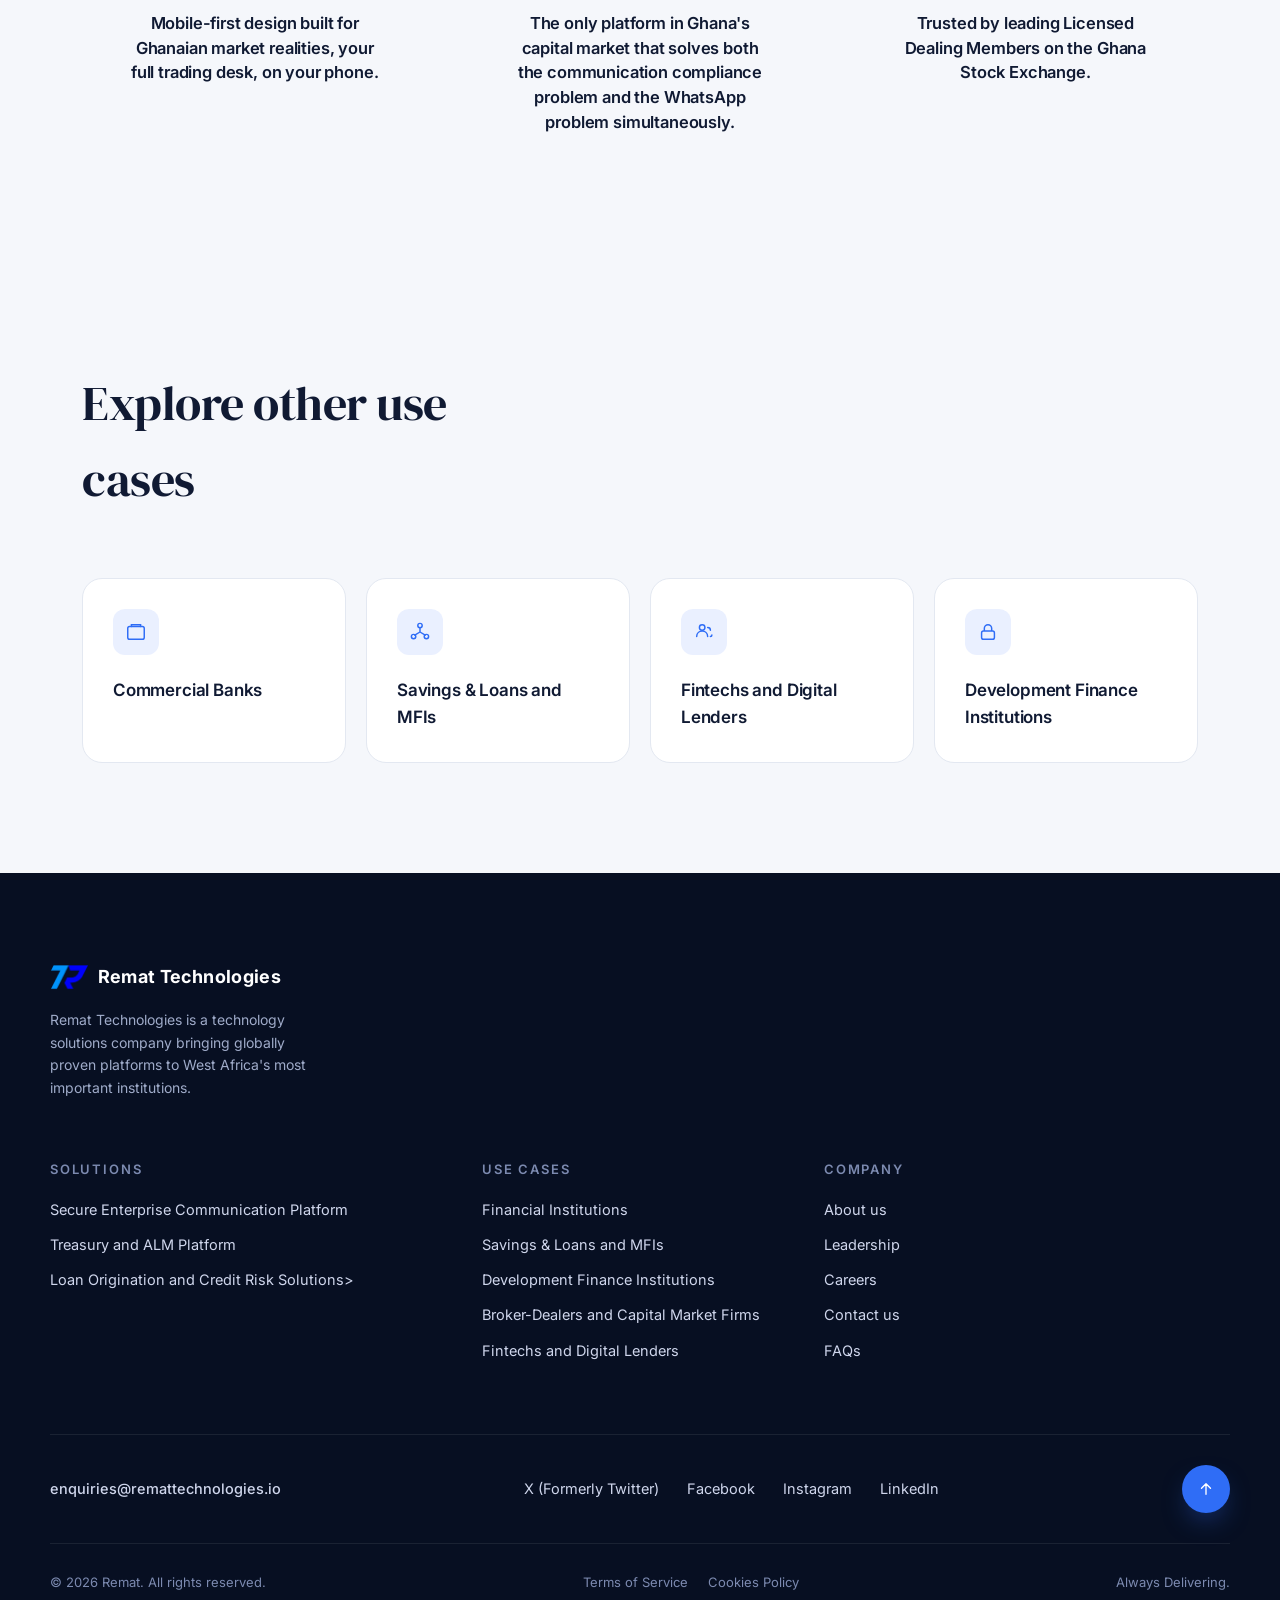
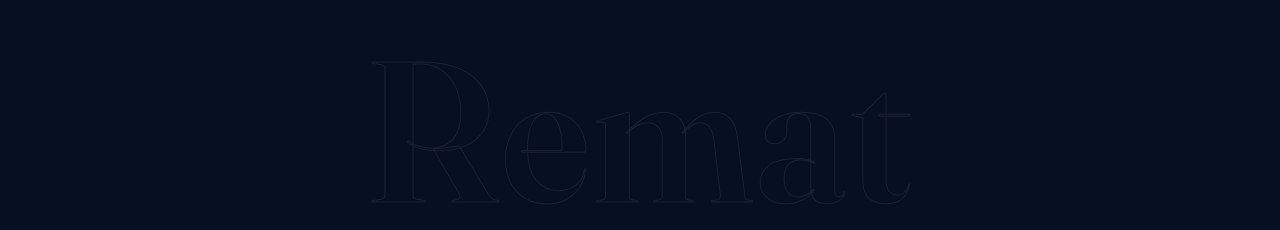
<file: broker.html>
<!DOCTYPE html>
<html lang="en">
<head>
<meta charset="UTF-8"/>
<meta name="viewport" content="width=device-width, initial-scale=1.0"/>
<title>Broker-Dealers and Capital Market Firms— Remat Technologies</title>
<link rel="preconnect" href="https://fonts.googleapis.com">
<link rel="preconnect" href="https://fonts.gstatic.com" crossorigin>
<link href="https://fonts.googleapis.com/css2?family=Fraunces:opsz,wght@9..144,300;9..144,400;9..144,500;9..144,600&family=Inter:wght@400;500;600;700&display=swap" rel="stylesheet">
<link href="https://fonts.googleapis.com/css2?family=DM+Serif+Display:ital@0;1&family=Inter:wght@400;500;600;700&family=Manrope:wght@200..800&family=Sora:wght@100..800&family=Space+Grotesk:wght@300..700&display=swap" rel="stylesheet">
<link rel="stylesheet" href="shared.css">
</head>
<body class="uc-page">

<!-- ================= HEADER ================= -->
<header class="nav">
   <div class="nav-inner">
    <a href="index.html" class="logo">
      <img class="mark" src="images/remat-mark.png" alt="Remat Technologies">
      <span class="logo-text"><strong>Remat</strong> Technologies</span>
    </a>

    <ul class="nav-links" id="navLinks">

      <!-- Solutions -->
      <li class="has-dropdown">
        <a href="secure.html" class="nav-parent">Solutions
          <svg class="chevron" viewBox="0 0 10 10" fill="none"><path d="M2 3.5L5 6.5L8 3.5" stroke="currentColor" stroke-width="1.4"/></svg>
        </a>
        <div class="dropdown">
          <a href="secure.html" class="dd-item">
            <span class="dd-icon"><svg viewBox="0 0 20 20" fill="none"><circle cx="10" cy="10" r="7" stroke="currentColor" stroke-width="1.5"/><path d="M10 5v5l3 2" stroke="currentColor" stroke-width="1.5" stroke-linecap="round"/></svg></span>
            <span><strong>Secure Enterprise Communication and Workflow Platform </strong></span>
          </a>
          <a href="treasury.html" class="dd-item">
            <span class="dd-icon"><svg viewBox="0 0 20 20" fill="none"><rect x="3" y="3" width="6" height="6" rx="1.5" stroke="currentColor" stroke-width="1.5"/><rect x="11" y="11" width="6" height="6" rx="1.5" stroke="currentColor" stroke-width="1.5"/><path d="M9 6h3V9" stroke="currentColor" stroke-width="1.5" stroke-linecap="round"/></svg></span>
            <span><strong>Treasury and Asset & Liability Management (ALM) Platform </strong></span>
          </a>
           <a href="Loans.html" class="dd-item">
            <span class="dd-icon"><svg viewBox="0 0 20 20" fill="none"><rect x="3" y="3" width="6" height="6" rx="1.5" stroke="currentColor" stroke-width="1.5"/><rect x="11" y="11" width="6" height="6" rx="1.5" stroke="currentColor" stroke-width="1.5"/><path d="M9 6h3V9" stroke="currentColor" stroke-width="1.5" stroke-linecap="round"/></svg></span>
            <span><strong>Loan Origination and Credit Risk Management  Solutions </strong></span>
          </a>
        </div>
      </li>

      <!-- Use Cases — active -->
      <li class="has-dropdown">
        <a href="broker.html" class="nav-parent active">Use Cases
          <svg class="chevron" viewBox="0 0 10 10" fill="none"><path d="M2 3.5L5 6.5L8 3.5" stroke="currentColor" stroke-width="1.4"/></svg>
        </a>
        <div class="dropdown">
          <a href="commercial.html" class="dd-item">
            <span class="dd-icon"><svg viewBox="0 0 20 20" fill="none"><path d="M10 3C6.13 3 3 6.13 3 10s3.13 7 7 7 7-3.13 7-7-3.13-7-7-7z" stroke="currentColor" stroke-width="1.5"/><path d="M10 7v4l2.5 1.5" stroke="currentColor" stroke-width="1.5" stroke-linecap="round"/></svg></span>
            <span><strong>Commercial Banks </strong></span>
          </a>
          <a href="savings.html" class="dd-item">
            <span class="dd-icon"><svg viewBox="0 0 20 20" fill="none"><rect x="3" y="5" width="14" height="10" rx="2" stroke="currentColor" stroke-width="1.5"/><path d="M3 9h14" stroke="currentColor" stroke-width="1.5"/></svg></span>
            <span><strong>Savings & Loans and MFIs</strong></span>
          </a>
          <a href="development.html" class="dd-item">
            <span class="dd-icon"><svg viewBox="0 0 20 20" fill="none"><path d="M10 2L18 6v4c0 4-3.5 7.5-8 8-4.5-.5-8-4-8-8V6l8-4z" stroke="currentColor" stroke-width="1.5" stroke-linejoin="round"/></svg></span>
            <span><strong>Development Finance Institutions</strong></span>
          </a>
          <a href="broker.html" class="dd-item">
            <span class="dd-icon"><svg viewBox="0 0 20 20" fill="none"><rect x="2" y="6" width="16" height="11" rx="2" stroke="currentColor" stroke-width="1.5"/><path d="M6 6V5a4 4 0 018 0v1" stroke="currentColor" stroke-width="1.5"/></svg></span>
            <span><strong>Broker-Dealers and Capital Market Firms</strong></span>
          </a>
          <a href="fintech.html" class="dd-item">
            <span class="dd-icon"><svg viewBox="0 0 20 20" fill="none"><path d="M3 10h14M10 3l7 7-7 7" stroke="currentColor" stroke-width="1.5" stroke-linecap="round" stroke-linejoin="round"/></svg></span>
            <span><strong>Fintechs and Digital Lenders </strong></span>
          </a>
        </div>
      </li>

      <!-- Company -->
      <li class="has-dropdown">
        <a href="about.html" class="nav-parent">Company
          <svg class="chevron" viewBox="0 0 10 10" fill="none"><path d="M2 3.5L5 6.5L8 3.5" stroke="currentColor" stroke-width="1.4"/></svg>
        </a>
        <div class="dropdown">
          <a href="about.html" class="dd-item">
            <span class="dd-icon"><svg viewBox="0 0 20 20" fill="none"><circle cx="10" cy="7" r="3" stroke="currentColor" stroke-width="1.5"/><path d="M4 17c0-3.31 2.69-6 6-6s6 2.69 6 6" stroke="currentColor" stroke-width="1.5" stroke-linecap="round"/></svg></span>
            <span><strong>About</strong><em>Our story and mission</em></span>
          </a>
          <a href="leadership.html" class="dd-item">
            <span class="dd-icon"><svg viewBox="0 0 20 20" fill="none"><path d="M17 21v-2a4 4 0 00-4-4H5a4 4 0 00-4 4v2" stroke="currentColor" stroke-width="1.5" stroke-linecap="round"/><circle cx="9" cy="7" r="4" stroke="currentColor" stroke-width="1.5"/></svg></span>
            <span><strong>Leadership</strong><em>Meet the people behind Remat Technologies</em></span>
          </a>
          <a href="careers.html" class="dd-item">
            <span class="dd-icon"><svg viewBox="0 0 20 20" fill="none"><rect x="3" y="4" width="14" height="12" rx="2" stroke="currentColor" stroke-width="1.5"/><path d="M7 9h6M7 13h4" stroke="currentColor" stroke-width="1.5" stroke-linecap="round"/></svg></span>
            <span><strong>Careers</strong><em>Join the Remat Technologies team</em></span>
          </a>
          <a href="index.html#faq" class="dd-item">
            <span class="dd-icon"><svg viewBox="0 0 20 20" fill="none"><circle cx="10" cy="10" r="7" stroke="currentColor" stroke-width="1.5"/><path d="M10 11V10c1.1 0 2-.9 2-2s-.9-2-2-2-2 .9-2 2" stroke="currentColor" stroke-width="1.5" stroke-linecap="round"/><circle cx="10" cy="14" r=".75" fill="currentColor"/></svg></span>
            <span><strong>FAQs</strong><em>Common questions answered</em></span>
          </a>
          <a href="contact.html" class="dd-item">
            <span class="dd-icon"><svg viewBox="0 0 20 20" fill="none"><path d="M3 5h14v10a2 2 0 01-2 2H5a2 2 0 01-2-2V5z" stroke="currentColor" stroke-width="1.5"/><path d="M3 5l7 6 7-6" stroke="currentColor" stroke-width="1.5" stroke-linejoin="round"/></svg></span>
            <span><strong>Contact Us</strong><em>Get in touch with our team</em></span>
          </a>
        </div>
      </li>

      <li><a href="index.html#faq">Resources</a></li>
    </ul>

    <div class="nav-right">
      
      <a href="#" class="btn btn-primary reveal js-open-demo">Book a Demo</a>
      <button class="nav-toggle" id="navToggle" aria-label="Toggle menu">
        <span></span><span></span><span></span>
      </button>
    </div>
  </div>
</header>

<!-- ===== SINGLE STICKY USE-CASE PILL NAV ===== -->
<div class="uc-pill-bar">
  <nav class="uc-pill">
    <a href="index.html" class="uc-home" aria-label="Home">
      <svg viewBox="0 0 24 24" fill="none" stroke="currentColor"><path d="M4 11L12 4L20 11" stroke-width="1.6" stroke-linecap="round" stroke-linejoin="round"/><path d="M6 10V19H18V10" stroke-width="1.6" stroke-linecap="round" stroke-linejoin="round"/></svg>
    </a>
     <a href="commercial.html" class="uc-link">Financial Institutions </a>
    <a href="savings.html" class="uc-link"> Savings & Loans and MFIs </a>
    <a href="development.html" class="uc-link">Development Finance Institutions </a>
    <a href="broker.html" class="uc-link active"> Broker-Dealers and Capital Market Firms</a>
    <a href="fintech.html" class="uc-link">Fintechs and Digital Lenders </a>
  </nav>
</div>

<!-- ================= HERO ================= -->
<section class="uc-hero" id="top">
  <div class="currency-field" aria-hidden="true">
    <span>€</span><span>£</span><span>¥</span><span>$</span><span>€</span><span>¥</span><span>$</span><span>₹</span><span>£</span>
  </div>
  <div class="uc-hero-inner">
    <span class="eyebrow reveal"> Built for Broker-Dealers and Capital Market Firms </span>
    <h1 class="reveal">Communication Is the Compliance Risk <br>Most Capital Market Firms Haven't Solved Yet.
</h1>
    <p class="reveal">Broker-dealers and capital market firms operate in one of the most communication-intensive, compliance-sensitive environments in financial services. Our Secure Enterprise Communication and Workflow Platform was built for exactly this reality. 
 </p>
    <a href="#simplify" class="scroll-cue reveal" aria-label="Scroll down">
      <svg viewBox="0 0 24 24" fill="none"><path d="M12 4V20M12 20L6 14M12 20L18 14" stroke="currentColor" stroke-width="1.6" stroke-linecap="round" stroke-linejoin="round"/></svg>
    </a>
  </div>

  <div class="handshake-banner reveal">
    <video class="handshake-video" autoplay muted loop playsinline preload="auto">
      <source src="assets/video/handshake.mp4" type="video/mp4">
    </video>
  </div>
</section>

<!-- ================= SIMPLIFY TREASURY ================= -->
<section class="simplify" id="simplify">
  <div class="ring-deco"></div>
  <div class="simplify-inner">
    <span class="eyebrow reveal"> The Challenge </span>
    <h2 class="reveal"> Fragmented, Unarchived Communication Is a Compliance Risk You're Already Carrying.</h2>
    <p class="reveal">Traders are calling counterparties on personal phones. Deals are being discussed and confirmed on WhatsApp. Internal coordination happens across a mix of messaging apps, emails, and informal channels. None of it is captured. None of it is searchable. And if a dispute arises or a regulator asks you to have no record and no defence. The global regulatory direction on off-channel communications is unambiguous. The time to get ahead of it is now. 
</p>
    <a href="#" class="btn btn-primary reveal js-open-demo">Book a Demo
      <svg viewBox="0 0 14 14" fill="none"><path d="M2 7H12M12 7L8 3M12 7L8 11" stroke="white" stroke-width="1.6" stroke-linecap="round" stroke-linejoin="round"/></svg>
    </a>
  </div>
</section>

<!-- ================= VALUE WE DELIVER ================= -->
<section class="value-deliver">
  <div class="vd-glow"></div>
  <div class="vd-inner">
    <span class="eyebrow dark reveal">Key Benefits</span>
    <h2 class="reveal">What Remat Delivers for Broker-Dealers and Capital Market Firms</h2>
    <div class="vd-track">
      <div class="vd-card reveal">
        <div class="icon"><svg viewBox="0 0 24 24" fill="none" stroke="#2f6df6"><rect x="5" y="11" width="14" height="9" rx="1.5" stroke-width="1.6"/><path d="M4 11L12 5L20 11" stroke-width="1.6" stroke-linecap="round" stroke-linejoin="round"/></svg></div>
        <h3>Compliant Trader Voice and Messaging </h3>
         <p> Replace fragmented communication with a single, secure, fully recorded platform. Every call, every message, every counterparty interaction captured, archived, and searchable. All from a mobile-first interface built for how traders actually work.  
</p>
      </div>
      <div class="vd-card reveal">
        <div class="icon"><svg viewBox="0 0 24 24" fill="none" stroke="#2f6df6"><circle cx="12" cy="12" r="9" stroke-width="1.6"/><path d="M12 7V12L15 14" stroke-width="1.6" stroke-linecap="round" stroke-linejoin="round"/></svg></div>
        <h3> WhatsApp and Multi-Channel Compliance</h3>
         <p> Your clients are on WhatsApp. Your traders are on WhatsApp. Our platform lets that continue compliantly. Every WhatsApp interaction is captured in a governed, auditable environment, without disrupting the communication habits your business already runs on.  
</p>
      </div>
      <div class="vd-card reveal">
        <div class="icon"><svg viewBox="0 0 24 24" fill="none" stroke="#2f6df6"><path d="M9 18C5 18 3 15.5 3 12.5C3 9.5 5.5 7.5 8 8C9 5.5 11.5 4 14 5C16.5 6 17.5 8.5 17 10.5C19.5 11 21 13 21 15C21 17 19 18.5 17 18.5" stroke-width="1.6" stroke-linecap="round" stroke-linejoin="round"/><path d="M12 12V18M12 18L9.5 15.5M12 18L14.5 15.5" stroke-width="1.6" stroke-linecap="round" stroke-linejoin="round"/></svg></div>
        <h3> Audit-Ready Communication Records</h3>
         <p> When disputes arise, when regulators ask, when counterparties push back, your communication record is complete, timestamped, and immediately retrievable. No gaps. No grey areas. 
</p>
      </div>
    </div>
    <div class="track-nav reveal">
      <button id="vdPrev" aria-label="Previous"></button>
      <button id="vdNext" class="active" aria-label="Next"></button>
    </div>
  </div>
</section>

<!-- ================= ENHANCED FINANCIAL EFFICIENCY ================= -->
<section class="cost">
  <div class="cost-inner">
    <h2 class="reveal">Enhanced Financial<br>Efficiency</h2>
    <div class="cost-grid reveal">
      <div class="cost-item">
        <div class="icon"><svg viewBox="0 0 24 24" fill="none" stroke="#2f6df6"><circle cx="12" cy="12" r="9" stroke-width="1.6"/><path d="M12 7V17M9 9.5C9 8.1 10.3 7 12 7C13.7 7 15 8 15 9.3C15 12 9 11 9 14.5C9 16 10.3 17 12 17C13.7 17 15 15.9 15 14.5" stroke-width="1.6" stroke-linecap="round"/></svg></div>
        <h3> Mobile-first design built for Ghanaian market realities, your full trading desk, on your phone.</h3>
      </div>
      <div class="cost-item">
        <div class="icon"><svg viewBox="0 0 24 24" fill="none" stroke="#2f6df6"><path d="M5 6L9 10M5 6L9 2M5 6H17" stroke-width="1.6" stroke-linecap="round" stroke-linejoin="round"/><path d="M19 18L15 14M19 18L15 22M19 18H7" stroke-width="1.6" stroke-linecap="round" stroke-linejoin="round"/></svg></div>
        <h3>The only platform in Ghana's capital market that solves both the communication compliance problem and the WhatsApp problem simultaneously. 
</h3>
      </div>
      <div class="cost-item">
        <div class="icon"><svg viewBox="0 0 24 24" fill="none" stroke="#2f6df6"><circle cx="6" cy="6" r="2.6" stroke-width="1.6"/><circle cx="18" cy="6" r="2.6" stroke-width="1.6"/><circle cx="12" cy="18" r="2.6" stroke-width="1.6"/><path d="M8 7.5L10.5 16M16 7.5L13.5 16M8.6 6H15.4" stroke-width="1.6"/></svg></div>
        <h3>Trusted by leading Licensed Dealing Members on the Ghana Stock Exchange.</h3>
      </div>
    </div>
    </div>
  </div>
</section>

<!-- ================= EXPLORE OTHER USE CASES ================= -->
<section class="other-uc">
  <h2 class="reveal">Explore other use<br>cases</h2>
  <div class="other-grid">
    <a href="commercial.html" class="other-card reveal">
      <div class="icon"><svg viewBox="0 0 24 24" fill="none" stroke="#2f6df6"><rect x="3" y="6" width="18" height="14" rx="2" stroke-width="1.6"/><path d="M7 6V4H17V6" stroke-width="1.6" stroke-linecap="round"/></svg></div>
      <h3>Commercial Banks </h3>
    </a>
    <a href="savings.html" class="other-card reveal">
      <div class="icon"><svg viewBox="0 0 24 24" fill="none" stroke="#2f6df6"><circle cx="12" cy="5" r="2.4" stroke-width="1.6"/><circle cx="5" cy="17" r="2.4" stroke-width="1.6"/><circle cx="19" cy="17" r="2.4" stroke-width="1.6"/><path d="M12 7.4V12M12 12L6.3 15.5M12 12L17.7 15.5" stroke-width="1.6" stroke-linecap="round"/></svg></div>
      <h3>Savings & Loans and MFIs</h3>
    </a>
    <a href="fintech.html" class="other-card reveal">
      <div class="icon"><svg viewBox="0 0 24 24" fill="none" stroke="#2f6df6"><path d="M4 17C4 13 7 11 10 11C13 11 16 13 16 17" stroke-width="1.6" stroke-linecap="round"/><circle cx="10" cy="7" r="3" stroke-width="1.6"/><path d="M16 7C17.5 7 19 8 19 10M19 17C19.6 17 20.6 16.6 20.6 15.3" stroke-width="1.6" stroke-linecap="round"/></svg></div>
      <h3> Fintechs and Digital Lenders </h3>
    </a>
    <a href="development.html" class="other-card reveal">
      <div class="icon"><svg viewBox="0 0 24 24" fill="none" stroke="#2f6df6"><rect x="5" y="11" width="14" height="9" rx="2" stroke-width="1.6"/><path d="M8 11V8C8 5.8 9.8 4 12 4C14.2 4 16 5.8 16 8V11" stroke-width="1.6"/></svg></div>
      <h3>Development Finance Institutions </h3>
    </a>
  </div>
</section>


<!-- ================= FOOTER ================= -->
<footer class="footer">
  <div class="footer-inner">
    <div>
     <a href="#top" class="footer-brand">
       <a href="index.html" class="logo">
      <img class="mark" src="images/remat-mark.png" alt="Remat Technologies">
        Remat Technologies
    </a>
      <p class="footer-blurb">Remat Technologies is a technology solutions company bringing globally proven platforms to West Africa's most important institutions. 
      </p>
    </div>
    <div class="footer-cols">
       <div class="footer-col">
        <h4>Solutions</h4>
         <a href="secure.html">Secure Enterprise Communication Platform</a>
        <a href="treasury.html">Treasury and ALM Platform </a>
        <a href="Loans.html">Loan Origination and Credit Risk Solutions>
      </div>
      <div class="footer-col">
        <h4>Use Cases</h4>
        <a href="commercial.html">Financial Institutions
        <a href="savings.html">Savings & Loans and MFIs</a>
        <a href="development.html">Development Finance Institutions</a>
        <a href="broker.html">Broker-Dealers and Capital Market Firms </a>
        <a href="fintech.html">Fintechs and Digital Lenders </a>
      </div>
      <div class="footer-col">
        <h4>Company</h4>
        <a href="about.html">About us</a>
        <a href="leadership.html">Leadership</a>
        <a href="careers.html">Careers</a>
        <a href="contact.html">Contact us</a>
        <a href="index.html#faq"> FAQs </a>
      </div>
    </div>
  </div>
<div class="footer-mid">
    <span class="footer-email">enquiries@remattechnologies.io</span>
    <div class="footer-social">
      <a href="#">X (Formerly Twitter)</a>
      <a href="#">Facebook</a>
      <a href="#">Instagram</a>
      <a href="#">LinkedIn</a>
    </div>
    <button id="backToTop" class="back-to-top" aria-label="Back to top">
      <svg viewBox="0 0 24 24" fill="none"><path d="M12 19V5M12 5L6 11M12 5L18 11" stroke="currentColor" stroke-width="1.8" stroke-linecap="round" stroke-linejoin="round"/></svg>
    </button>
  </div>
  <div class="footer-bottom">
    <span>© 2026 Remat. All rights reserved.</span>
     <span class="footer-legal"><a href="#">Terms of Service</a><a href="#">Cookies Policy</a></span>
    <span>Always Delivering.</span>
  </div>

  <div class="footer-bigtext">Remat</div>
</footer>

<!-- ================= REQUEST A DEMO DRAWER ================= -->
<div class="rdm-overlay" id="rdmOverlay">
  <aside class="rdm-drawer" id="rdmDrawer" role="dialog" aria-modal="true" aria-labelledby="rdmTitle">
    <div class="rdm-head">
      <h2 class="rdm-title" id="rdmTitle">See how it works for your business</h2>
      <button class="rdm-close" id="rdmClose" aria-label="Close">
        <svg viewBox="0 0 14 14" fill="none"><path d="M1 1L13 13M13 1L1 13" stroke="currentColor" stroke-width="1.6" stroke-linecap="round"/></svg>
      </button>
    </div>
    <p class="rdm-sub">Fill out the form and our team will be in touch to schedule a demo that fits your use case.</p>

    <form class="rdm-form" id="rdmForm">
      <div class="rdm-field">
        <label class="rdm-label" for="rdmEmail">Email Address <span class="rdm-req">*</span></label>
        <input class="rdm-input" type="email" id="rdmEmail" placeholder="Work email address" required>
      </div>

      <div class="rdm-field">
        <label class="rdm-label" for="rdmFirst">First Name <span class="rdm-req">*</span></label>
        <input class="rdm-input" type="text" id="rdmFirst" placeholder="Enter your first name" required>
      </div>

      <div class="rdm-field">
        <label class="rdm-label" for="rdmLast">Institution <span class="rdm-req">*</span></label>
        <input class="rdm-input" type="text" id="rdmLast" placeholder="Your Company/Institution" required>
      </div>

      <div class="rdm-field">
        <label class="rdm-label" for="rdmLast">Last Name <span class="rdm-req">*</span></label>
        <input class="rdm-input" type="text" id="rdmLast" placeholder="Enter your last name" required>
      </div>

      <div class="rdm-field">
        <label class="rdm-label" for="rdmPhone">Phone Number</label>
        <div class="rdm-phone">
          <div class="rdm-phone-code-wrap">
            <select class="rdm-phone-code" id="rdmPhoneCode">
              <option value="234">(+234)</option>
              <option value="233">(+233)</option>
              <option value="254">(+254)</option>
              <option value="27">(+27)</option>
              <option value="20">(+20)</option>
              <option value="44">(+44)</option>
              <option value="1">(+1)</option>
            </select>
            <svg class="rdm-chevron" viewBox="0 0 10 10" fill="none"><path d="M2 3.5L5 6.5L8 3.5" stroke="currentColor" stroke-width="1.4"/></svg>
          </div>
          <input class="rdm-input rdm-phone-input" type="tel" id="rdmPhone" placeholder="Enter mobile number">
        </div>
      </div>

      <div class="rdm-field">
        <label class="rdm-label" for="rdmCountry">Country <span class="rdm-req">*</span></label>
        <div class="rdm-select-wrap">
          <select class="rdm-select" id="rdmCountry" required defaultValue="">
            <option value="" disabled selected>Select your country</option>
            <option>Ghana</option>
            <option>Nigeria</option>
            <option>Kenya</option>
            <option>South Africa</option>
            <option>Egypt</option>
            <option>United Kingdom</option>
            <option>United States</option>
            <option>Other</option>
          </select>
          <svg class="rdm-chevron" viewBox="0 0 10 10" fill="none"><path d="M2 3.5L5 6.5L8 3.5" stroke="currentColor" stroke-width="1.4"/></svg>
        </div>
      </div>
   <div class="rdm-field">
        <label class="rdm-label" for="rdmMessage">Message</label>
        <textarea class="rdm-input" id="rdmMessage" rows="4" placeholder="Tell us a bit about what you're looking for"></textarea>
      </div>

      <button type="submit" class="btn btn-primary rdm-cta">Submit Request <span class="gs-dot"></span></button>
    </form>
  </aside>
</div>

<script src="shared.js"></script>
<script>
// ---------- contact form → Web3Forms submission ----------
// Setup required (one-time, free, no credit card): https://web3forms.com
// 1. Enter enquiries@remattechnologies.io on their homepage → they email you an Access Key (no account/login needed)
// 2. Replace the placeholder below with that key
(function () {
  const WEB3FORMS_ACCESS_KEY = '611b8464-d8d4-4643-85bb-7ccd4c9a83e8';

  const form = document.getElementById('ctForm');
  if (!form) return;

  const submitBtn = document.getElementById('ctSubmitBtn');
  const statusEl  = document.getElementById('ctFormStatus');

  form.addEventListener('submit', function (e) {
    e.preventDefault();

    if (!form.checkValidity()) {
      form.reportValidity();
      return;
    }

    const checkedService = form.querySelector('input[name="ct-service"]:checked');
    const serviceText = checkedService
      ? checkedService.closest('.ct-radio').textContent.trim().replace(/\s+/g, ' ')
      : 'Not specified';

    const payload = {
      access_key: WEB3FORMS_ACCESS_KEY,
      subject: 'New enquiry from Remat contact form',
      from_name: document.getElementById('ctFullName').value.trim() || 'Website visitor',
      service_interest: serviceText,
      full_name:   document.getElementById('ctFullName').value.trim(),
      institution: document.getElementById('ctInstitution').value.trim(),
      role:        document.getElementById('ctRole').value.trim(),
      email:       document.getElementById('ctEmail').value.trim(),
      phone:       document.getElementById('ctPhoneCode').value + ' ' + document.getElementById('ctPhone').value.trim(),
      message:     document.getElementById('ctMessage').value.trim() || '(none provided)'
    };

    submitBtn.disabled = true;
    submitBtn.style.opacity = '0.6';
    statusEl.style.color = 'var(--gray)';
    statusEl.textContent = 'Sending…';

    fetch('https://api.web3forms.com/submit', {
      method: 'POST',
      headers: { 'Content-Type': 'application/json', Accept: 'application/json' },
      body: JSON.stringify(payload)
    })
      .then(function (res) { return res.json(); })
      .then(function (result) {
        if (result.success) {
          statusEl.style.color = 'var(--teal)';
          statusEl.textContent = "Message sent — we'll be in touch shortly!";
          form.reset();
        } else {
          throw new Error(result.message || 'Submission failed');
        }
      })
      .catch(function (err) {
        statusEl.style.color = '#e0483e';
        statusEl.textContent = "Something went wrong — please email us directly at enquiries@remattechnologies.io";
        console.error('Web3Forms error:', err);
      })
      .finally(function () {
        submitBtn.disabled = false;
        submitBtn.style.opacity = '';
      });
  });
})();

// Self-contained reveal — no dependency on shared.js timing
(function(){
  const els = document.querySelectorAll('.ct-reveal');
  const obs = new IntersectionObserver(entries => {
    entries.forEach(e => { if(e.isIntersecting){ e.target.classList.add('in'); obs.unobserve(e.target); } });
  }, { threshold: 0.1 });
  els.forEach(el => obs.observe(el));
  // Fallback: reveal everything after 1s if observer hasn't fired
  setTimeout(() => els.forEach(el => el.classList.add('in')), 1000);
})();
</script>
</body>
</html>
</file>
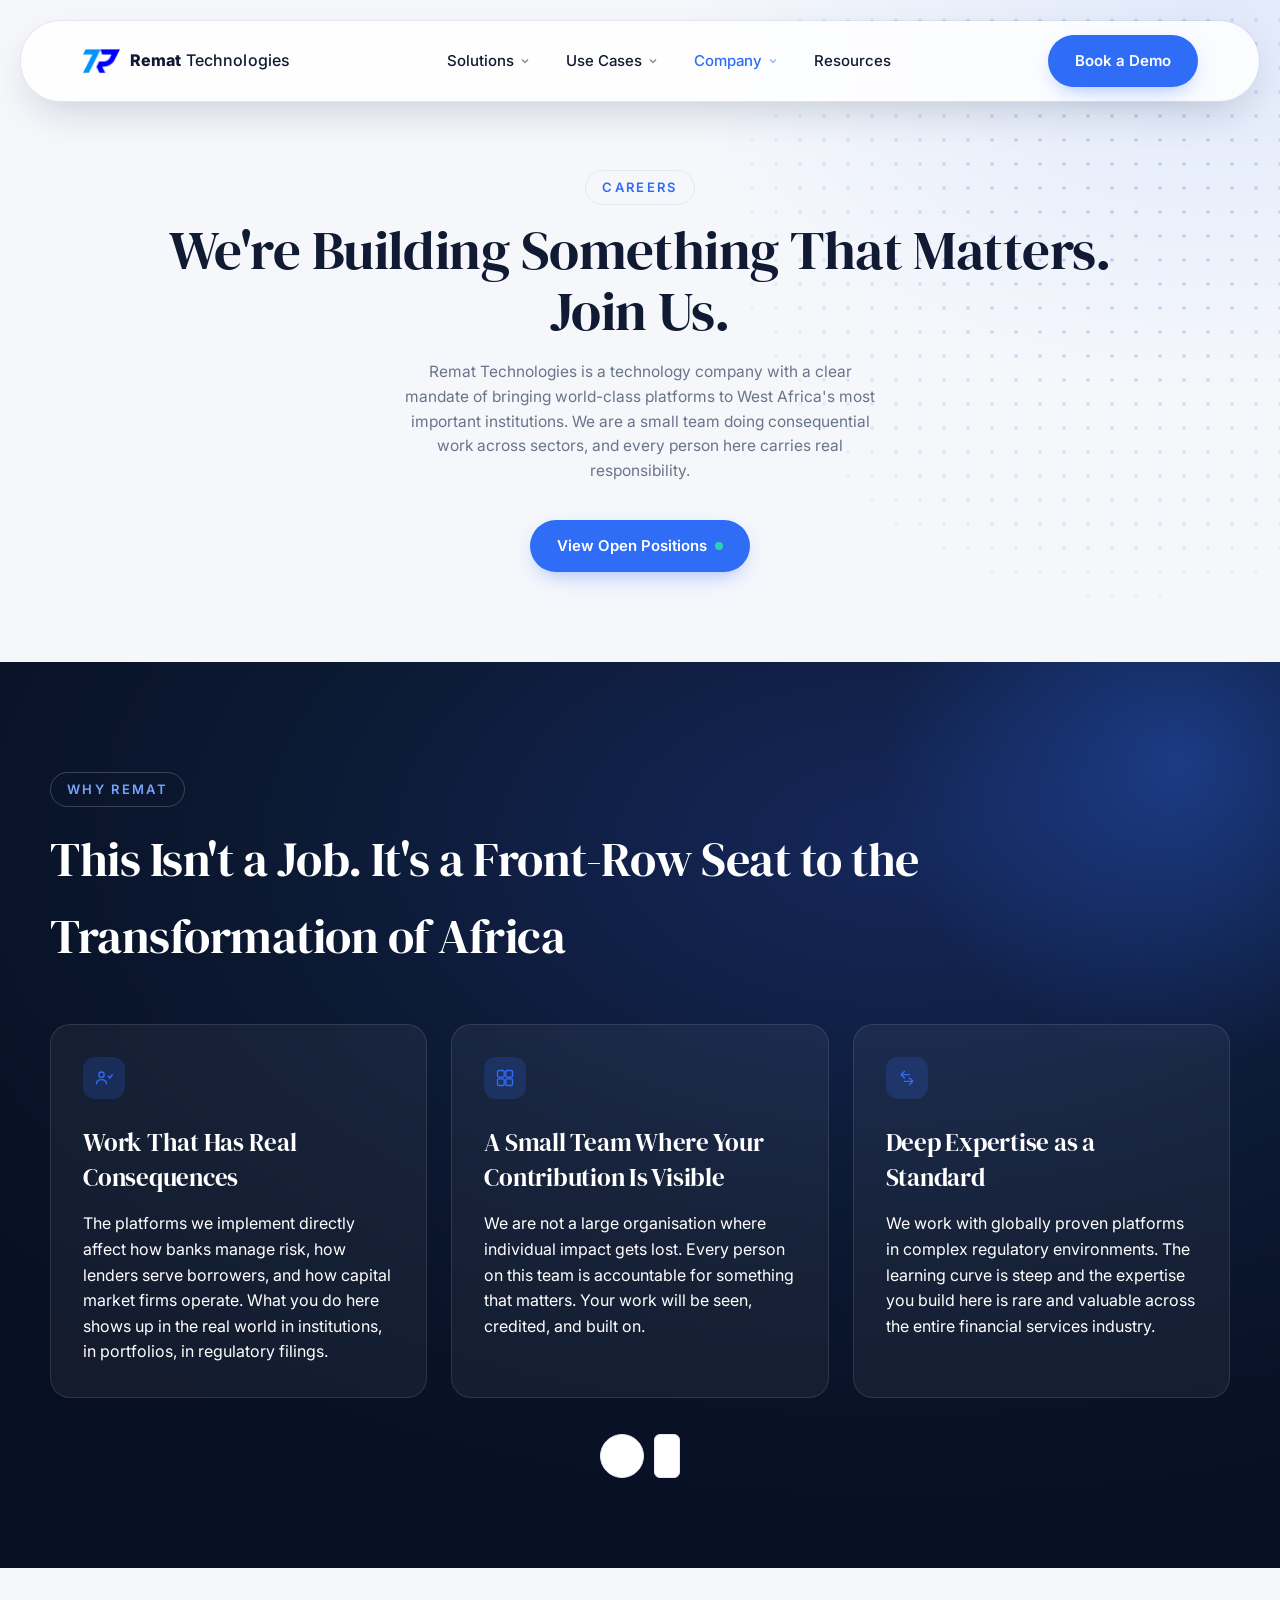
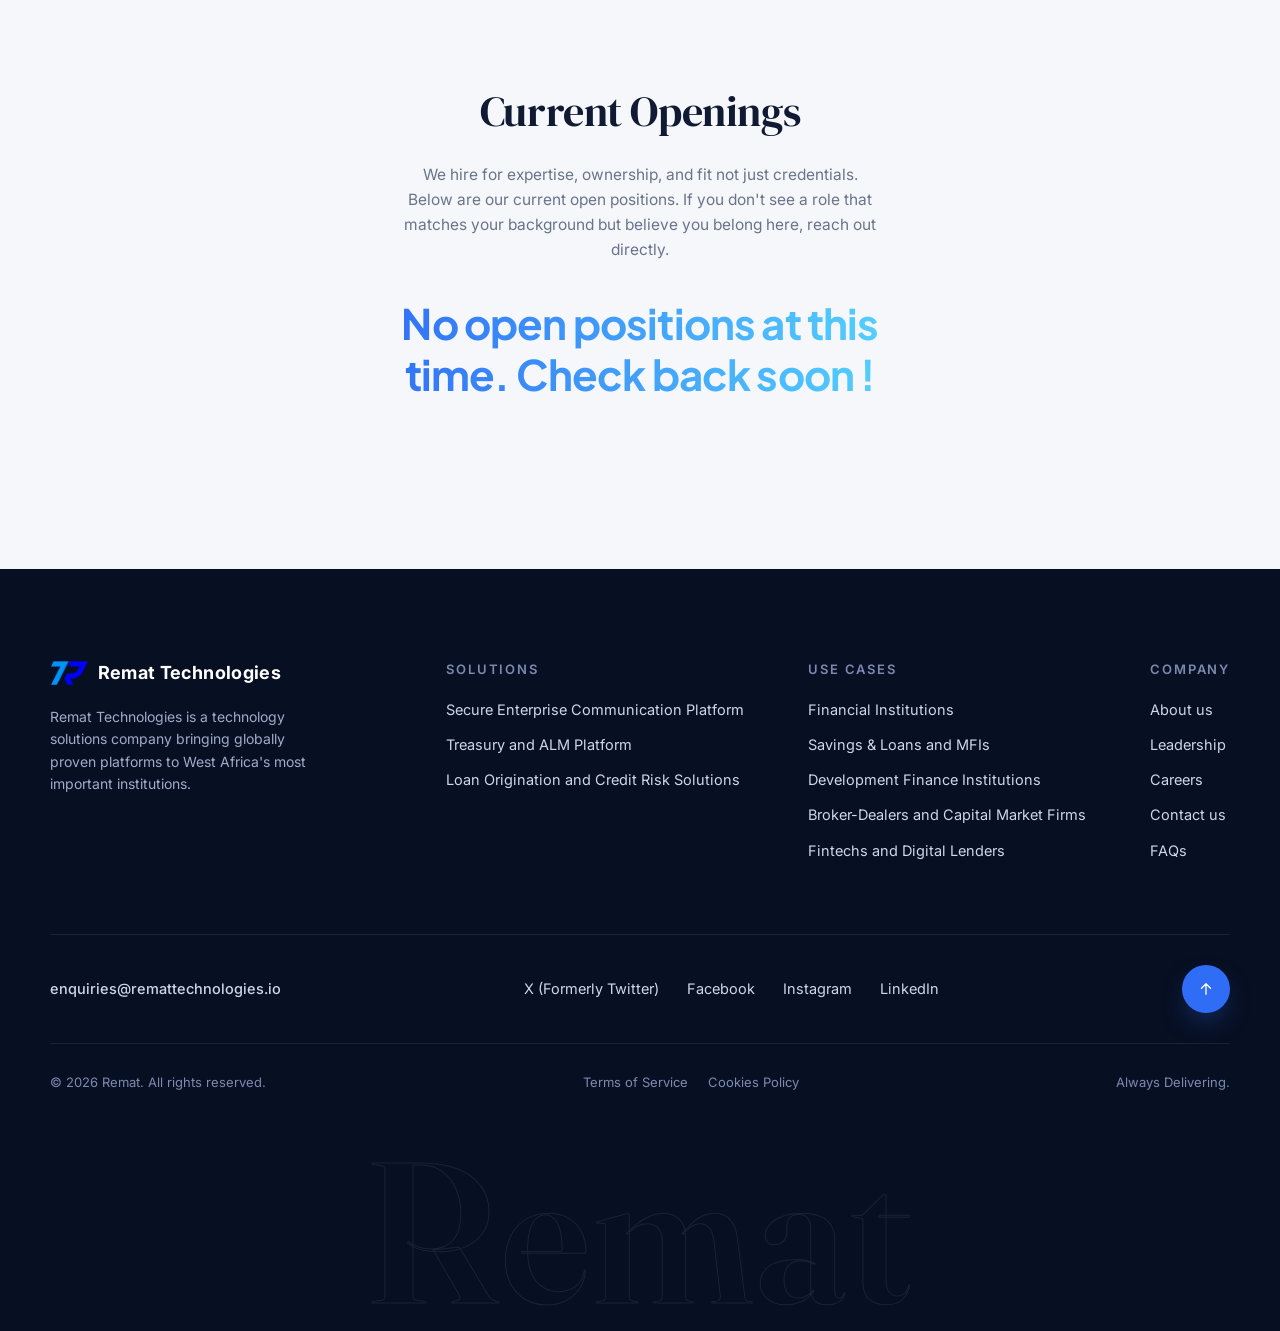
<file: careers.html>
<!DOCTYPE html>
<html lang="en">
<head>
<meta charset="UTF-8"/>
<meta name="viewport" content="width=device-width, initial-scale=1.0"/>
<title>Careers — Remat Technologies</title>
<link rel="preconnect" href="https://fonts.googleapis.com">
<link rel="preconnect" href="https://fonts.gstatic.com" crossorigin>
<link href="https://fonts.googleapis.com/css2?family=Fraunces:opsz,wght@9..144,300;9..144,400;9..144,500;9..144,600&family=Inter:wght@400;500;600;700&family=Plus+Jakarta+Sans:wght@500;600;700&display=swap" rel="stylesheet">
<link href="https://fonts.googleapis.com/css2?family=DM+Serif+Display:ital@0;1&family=Inter:wght@400;500;600;700&family=Manrope:wght@200..800&family=Sora:wght@100..800&family=Space+Grotesk:wght@300..700&display=swap" rel="stylesheet">
<link rel="stylesheet" href="shared.css">
</head>
<body>

<!-- ================= HEADER ================= -->
<header class="nav">
  <div class="nav-inner">
    <a href="index.html" class="logo">
      <img class="mark" src="images/remat-mark.png" alt="Remat Technologies">
      <span class="logo-text"><strong>Remat</strong> Technologies</span>
    </a>

    <ul class="nav-links" id="navLinks">

      <!-- Solutions -->
      <li class="has-dropdown">
        <a href="secure.html" class="nav-parent">Solutions
          <svg class="chevron" viewBox="0 0 10 10" fill="none"><path d="M2 3.5L5 6.5L8 3.5" stroke="currentColor" stroke-width="1.4"/></svg>
        </a>
        <div class="dropdown">
          <a href="secure.html" class="dd-item">
            <span class="dd-icon"><svg viewBox="0 0 20 20" fill="none"><circle cx="10" cy="10" r="7" stroke="currentColor" stroke-width="1.5"/><path d="M10 5v5l3 2" stroke="currentColor" stroke-width="1.5" stroke-linecap="round"/></svg></span>
            <span><strong>Secure Enterprise Communication and Workflow Platform </strong></span>
          </a>
          <a href="treasury.html" class="dd-item">
            <span class="dd-icon"><svg viewBox="0 0 20 20" fill="none"><rect x="3" y="3" width="6" height="6" rx="1.5" stroke="currentColor" stroke-width="1.5"/><rect x="11" y="11" width="6" height="6" rx="1.5" stroke="currentColor" stroke-width="1.5"/><path d="M9 6h3V9" stroke="currentColor" stroke-width="1.5" stroke-linecap="round"/></svg></span>
            <span><strong>Treasury and Asset & Liability Management (ALM) Platform </strong></span>
          </a>
           <a href="Loans.html" class="dd-item">
            <span class="dd-icon"><svg viewBox="0 0 20 20" fill="none"><rect x="3" y="3" width="6" height="6" rx="1.5" stroke="currentColor" stroke-width="1.5"/><rect x="11" y="11" width="6" height="6" rx="1.5" stroke="currentColor" stroke-width="1.5"/><path d="M9 6h3V9" stroke="currentColor" stroke-width="1.5" stroke-linecap="round"/></svg></span>
            <span><strong>Loan Origination and Credit Risk Management  Solutions</strong></span>
          </a>
        </div>
      </li>

       <!-- Use Cases -->
      <li class="has-dropdown">
        <a href="commercial.html" class="nav-parent">Use Cases
          <svg class="chevron" viewBox="0 0 10 10" fill="none"><path d="M2 3.5L5 6.5L8 3.5" stroke="currentColor" stroke-width="1.4"/></svg>
        </a>
        <div class="dropdown">
          <a href="commercial.html" class="dd-item">
            <span class="dd-icon"><svg viewBox="0 0 20 20" fill="none"><path d="M10 3C6.13 3 3 6.13 3 10s3.13 7 7 7 7-3.13 7-7-3.13-7-7-7z" stroke="currentColor" stroke-width="1.5"/><path d="M10 7v4l2.5 1.5" stroke="currentColor" stroke-width="1.5" stroke-linecap="round"/></svg></span>
            <span><strong>Finanacial Institutions</strong></span>
          </a>
          <a href="savings.html" class="dd-item">
            <span class="dd-icon"><svg viewBox="0 0 20 20" fill="none"><rect x="3" y="5" width="14" height="10" rx="2" stroke="currentColor" stroke-width="1.5"/><path d="M3 9h14" stroke="currentColor" stroke-width="1.5"/></svg></span>
            <span><strong>Savings & Loans and MFIs</strong></span>
          </a>
          <a href="development.html" class="dd-item">
            <span class="dd-icon"><svg viewBox="0 0 20 20" fill="none"><path d="M10 2L18 6v4c0 4-3.5 7.5-8 8-4.5-.5-8-4-8-8V6l8-4z" stroke="currentColor" stroke-width="1.5" stroke-linejoin="round"/></svg></span>
            <span><strong>Development Finance Institutions </strong></span>
          </a>
          <a href="broker.html" class="dd-item">
            <span class="dd-icon"><svg viewBox="0 0 20 20" fill="none"><rect x="2" y="6" width="16" height="11" rx="2" stroke="currentColor" stroke-width="1.5"/><path d="M6 6V5a4 4 0 018 0v1" stroke="currentColor" stroke-width="1.5"/></svg></span>
            <span><strong>Broker-Dealers and Capital Market Firms </strong></span>
          </a>
          <a href="fintech.html" class="dd-item">
            <span class="dd-icon"><svg viewBox="0 0 20 20" fill="none"><path d="M3 10h14M10 3l7 7-7 7" stroke="currentColor" stroke-width="1.5" stroke-linecap="round" stroke-linejoin="round"/></svg></span>
            <span><strong> Fintechs and Digital Lenders </strong></span>
          </a>
        </div>
      </li>

      <!-- Company — active on this page -->
      <li class="has-dropdown">
        <a href="careers.html" class="nav-parent active">Company
          <svg class="chevron" viewBox="0 0 10 10" fill="none"><path d="M2 3.5L5 6.5L8 3.5" stroke="currentColor" stroke-width="1.4"/></svg>
        </a>
        <div class="dropdown">
          <a href="about.html" class="dd-item">
            <span class="dd-icon"><svg viewBox="0 0 20 20" fill="none"><circle cx="10" cy="7" r="3" stroke="currentColor" stroke-width="1.5"/><path d="M4 17c0-3.31 2.69-6 6-6s6 2.69 6 6" stroke="currentColor" stroke-width="1.5" stroke-linecap="round"/></svg></span>
            <span><strong>About</strong><em>Our story and mission</em></span>
          </a>
          <a href="leadership.html" class="dd-item">
            <span class="dd-icon"><svg viewBox="0 0 20 20" fill="none"><path d="M17 21v-2a4 4 0 00-4-4H5a4 4 0 00-4 4v2" stroke="currentColor" stroke-width="1.5" stroke-linecap="round"/><circle cx="9" cy="7" r="4" stroke="currentColor" stroke-width="1.5"/></svg></span>
            <span><strong>Leadership</strong><em>Meet the people behind Remat Technologies</em></span>
          </a>
          <a href="careers.html" class="dd-item">
            <span class="dd-icon"><svg viewBox="0 0 20 20" fill="none"><rect x="3" y="4" width="14" height="12" rx="2" stroke="currentColor" stroke-width="1.5"/><path d="M7 9h6M7 13h4" stroke="currentColor" stroke-width="1.5" stroke-linecap="round"/></svg></span>
            <span><strong>Careers</strong><em>Join the Remat Technologies team</em></span>
          </a>
          <a href="index.html#faq" class="dd-item">
            <span class="dd-icon"><svg viewBox="0 0 20 20" fill="none"><circle cx="10" cy="10" r="7" stroke="currentColor" stroke-width="1.5"/><path d="M10 11V10c1.1 0 2-.9 2-2s-.9-2-2-2-2 .9-2 2" stroke="currentColor" stroke-width="1.5" stroke-linecap="round"/><circle cx="10" cy="14" r=".75" fill="currentColor"/></svg></span>
            <span><strong>FAQs</strong><em>Common questions answered</em></span>
          </a>
          <a href="contact.html" class="dd-item">
            <span class="dd-icon"><svg viewBox="0 0 20 20" fill="none"><path d="M3 5h14v10a2 2 0 01-2 2H5a2 2 0 01-2-2V5z" stroke="currentColor" stroke-width="1.5"/><path d="M3 5l7 6 7-6" stroke="currentColor" stroke-width="1.5" stroke-linejoin="round"/></svg></span>
            <span><strong>Contact Us</strong><em>Get in touch with our team</em></span>
          </a>
        </div>
      </li>

      <li><a href="index.html#faq">Resources</a></li>
    </ul>

    <div class="nav-right">
      
      <a href="#" class="btn btn-primary">Book a Demo</a>
      <button class="nav-toggle" id="navToggle" aria-label="Toggle menu">
        <span></span><span></span><span></span>
      </button>
    </div>
  </div>
</header>

<!-- ================= HERO ================= -->
<section class="careers-hero" id="top">
  <div class="dot-globe"></div>
  <div class="careers-hero-inner">
    <span class="eyebrow reveal">Careers</span>
    <h1 class="reveal">We're Building Something That Matters. Join Us.</h1>
    <p class="reveal">Remat Technologies is a technology company with a clear mandate of bringing world-class platforms to West Africa's most important institutions. We are a small team doing consequential work across sectors, and every person here carries real responsibility. 
 </p>
    <a href="#openings" class="btn btn-primary reveal">View Open Positions
      <span class="btn-dot"></span>
    </a>
  </div>
  <div class="office-banner reveal">
    
  </div>
</section>

<!-- ================= VALUE WE DELIVER ================= -->
<section class="value-deliver">
  <div class="vd-glow"></div>
  <div class="vd-inner">
    <span class="eyebrow dark reveal">Why Remat </span>
    <h2 class="reveal">This Isn't a Job. It's a Front-Row Seat to the Transformation of Africa 
 </h2>
    <div class="vd-track">
      <div class="vd-card reveal">
        <div class="icon"><svg viewBox="0 0 24 24" fill="none" stroke="#2f6df6"><circle cx="9" cy="8" r="3.2" stroke-width="1.6"/><path d="M3 19C3 15.5 5.7 14 9 14C12.3 14 15 15.5 15 19" stroke-width="1.6" stroke-linecap="round"/><path d="M17 10L19 12L22 8" stroke-width="1.6" stroke-linecap="round" stroke-linejoin="round"/></svg></div>
        <h3>Work That Has Real Consequences  </h3>
        <p class="reveal">The platforms we implement directly affect how banks manage risk, how lenders serve borrowers, and how capital market firms operate. What you do here shows up in the real world in institutions, in portfolios, in regulatory filings.  
        </p>
      </div>
      <div class="vd-card reveal">
        <div class="icon"><svg viewBox="0 0 24 24" fill="none" stroke="#2f6df6"><rect x="3" y="3" width="8" height="8" rx="1.5" stroke-width="1.6"/><rect x="13" y="3" width="8" height="8" rx="1.5" stroke-width="1.6"/><rect x="3" y="13" width="8" height="8" rx="1.5" stroke-width="1.6"/><rect x="13" y="13" width="8" height="8" rx="1.5" stroke-width="1.6"/></svg></div>
        <h3>A Small Team Where Your Contribution Is Visible </h3>
        <p class="reveal">We are not a large organisation where individual impact gets lost. Every person on this team is accountable for something that matters. Your work will be seen, credited, and built on. 
      </p>
      </div>
      <div class="vd-card reveal">
        <div class="icon"><svg viewBox="0 0 24 24" fill="none" stroke="#2f6df6"><path d="M5 8L9 4M5 8L9 12M5 8H15" stroke-width="1.6" stroke-linecap="round" stroke-linejoin="round"/><path d="M19 16L15 12M19 16L15 20M19 16H9" stroke-width="1.6" stroke-linecap="round" stroke-linejoin="round"/></svg></div>
        <h3>Deep Expertise as a Standard</h3>
        <p > We work with globally proven platforms in complex regulatory environments. The learning curve is steep and the expertise you build here is rare and valuable across the entire financial services industry. 

      </p>
      </div>
    </div>
    <div class="track-nav reveal">
      <button id="vdPrev" aria-label="Previous"></button>
      <button id="vdNext" class="active" aria-label="Next"></button>
    </div>
  </div>
</section>

<!-- ================= CURRENT OPENINGS ================= -->
<section class="openings" id="openings">
  <div class="openings-head reveal">
    <h2>Current Openings</h2>
    <p>We hire for expertise, ownership, and fit not just credentials. Below are our current open positions. If you don't see a role that matches your background but believe you belong here, reach out directly. 
</p>
    <h2 class="openings-empty">No open positions at this time. Check back soon !</h2>
  </div>
  
</section>


<!-- ================= FOOTER ================= -->
<footer class="footer">
  <div class="footer-inner">
    <div>
      <a href="#top" class="footer-brand">
       <a href="index.html" class="logo">
      <img class="mark" src="images/remat-mark.png" alt="Remat Technologies">
        Remat Technologies
    </a>
      <p class="footer-blurb">Remat Technologies is a technology solutions company bringing globally proven platforms to West Africa's most important institutions. 
      </p>
    </div>
    <div class="footer-cols">
       <div class="footer-col">
        <h4>Solutions</h4>
        <a href="secure.html">Secure Enterprise Communication Platform</a>
        <a href="treasury.html">Treasury and ALM Platform </a>
        <a href="Loans.html">Loan Origination and Credit Risk Solutions </a>
      </div>
      <div class="footer-col">
        <h4>Use Cases</h4>
        <a href="commercial.html">Financial Institutions</a>
        <a href="savings.html">Savings & Loans and MFIs</a>
        <a href="development.html">Development Finance Institutions</a>
        <a href="broker.html">Broker-Dealers and Capital Market Firms </a>
        <a href="fintech.html">Fintechs and Digital Lenders </a>
      </div>
      <div class="footer-col">
        <h4>Company</h4>
        <a href="about.html">About us</a>
        <a href="leadership.html">Leadership</a>
        <a href="careers.html">Careers</a>
        <a href="contact.html">Contact us</a>
        <a href="index.html#faq"> FAQs </a>
      </div>
    </div>
  </div>
<div class="footer-mid">
    <span class="footer-email">enquiries@remattechnologies.io</span>
    <div class="footer-social">
      <a href="#">X (Formerly Twitter)</a>
      <a href="#">Facebook</a>
      <a href="#">Instagram</a>
      <a href="#">LinkedIn</a>
    </div>
    <button id="backToTop" class="back-to-top" aria-label="Back to top">
      <svg viewBox="0 0 24 24" fill="none"><path d="M12 19V5M12 5L6 11M12 5L18 11" stroke="currentColor" stroke-width="1.8" stroke-linecap="round" stroke-linejoin="round"/></svg>
    </button>
  </div>
  <div class="footer-bottom">
    <span>© 2026 Remat. All rights reserved.</span>
     <span class="footer-legal"><a href="#">Terms of Service</a><a href="#">Cookies Policy</a></span>
    <span>Always Delivering.</span>
  </div>

  <div class="footer-bigtext">Remat</div>
</footer>

<!-- ================= REQUEST A DEMO DRAWER ================= -->
<div class="rdm-overlay" id="rdmOverlay">
  <aside class="rdm-drawer" id="rdmDrawer" role="dialog" aria-modal="true" aria-labelledby="rdmTitle">
    <div class="rdm-head">
      <h2 class="rdm-title" id="rdmTitle">See how it works for your business</h2>
      <button class="rdm-close" id="rdmClose" aria-label="Close">
        <svg viewBox="0 0 14 14" fill="none"><path d="M1 1L13 13M13 1L1 13" stroke="currentColor" stroke-width="1.6" stroke-linecap="round"/></svg>
      </button>
    </div>
    <p class="rdm-sub">Fill out the form and our team will be in touch to schedule a demo that fits your use case.</p>

    <form class="rdm-form" id="rdmForm">
      <div class="rdm-field">
        <label class="rdm-label" for="rdmEmail">Email Address <span class="rdm-req">*</span></label>
        <input class="rdm-input" type="email" id="rdmEmail" placeholder="Work email address" required>
      </div>

      <div class="rdm-field">
        <label class="rdm-label" for="rdmFirst">First Name <span class="rdm-req">*</span></label>
        <input class="rdm-input" type="text" id="rdmFirst" placeholder="Enter your first name" required>
      </div>

      <div class="rdm-field">
        <label class="rdm-label" for="rdmLast">Institution <span class="rdm-req">*</span></label>
        <input class="rdm-input" type="text" id="rdmLast" placeholder="Your Company/Institution" required>
      </div>

      <div class="rdm-field">
        <label class="rdm-label" for="rdmLast">Last Name <span class="rdm-req">*</span></label>
        <input class="rdm-input" type="text" id="rdmLast" placeholder="Enter your last name" required>
      </div>

      <div class="rdm-field">
        <label class="rdm-label" for="rdmPhone">Phone Number</label>
        <div class="rdm-phone">
          <div class="rdm-phone-code-wrap">
            <select class="rdm-phone-code" id="rdmPhoneCode">
              <option value="234">(+234)</option>
              <option value="233">(+233)</option>
              <option value="254">(+254)</option>
              <option value="27">(+27)</option>
              <option value="20">(+20)</option>
              <option value="44">(+44)</option>
              <option value="1">(+1)</option>
            </select>
            <svg class="rdm-chevron" viewBox="0 0 10 10" fill="none"><path d="M2 3.5L5 6.5L8 3.5" stroke="currentColor" stroke-width="1.4"/></svg>
          </div>
          <input class="rdm-input rdm-phone-input" type="tel" id="rdmPhone" placeholder="Enter mobile number">
        </div>
      </div>

      <div class="rdm-field">
        <label class="rdm-label" for="rdmCountry">Country <span class="rdm-req">*</span></label>
        <div class="rdm-select-wrap">
          <select class="rdm-select" id="rdmCountry" required defaultValue="">
            <option value="" disabled selected>Select your country</option>
            <option>Ghana</option>
            <option>Nigeria</option>
            <option>Kenya</option>
            <option>South Africa</option>
            <option>Egypt</option>
            <option>United Kingdom</option>
            <option>United States</option>
            <option>Other</option>
          </select>
          <svg class="rdm-chevron" viewBox="0 0 10 10" fill="none"><path d="M2 3.5L5 6.5L8 3.5" stroke="currentColor" stroke-width="1.4"/></svg>
        </div>
      </div>
 <div class="rdm-field">
        <label class="rdm-label" for="rdmMessage">Message</label>
        <textarea class="rdm-input" id="rdmMessage" rows="4" placeholder="Tell us a bit about what you're looking for"></textarea>
      </div>
      <button type="submit" class="btn btn-primary rdm-cta">Submit Request <span class="gs-dot"></span></button>
    </form>
  </aside>
</div>

<script src="shared.js"></script>
<script>
// ---------- contact form → Web3Forms submission ----------
// Setup required (one-time, free, no credit card): https://web3forms.com
// 1. Enter enquiries@remattechnologies.io on their homepage → they email you an Access Key (no account/login needed)
// 2. Replace the placeholder below with that key
(function () {
  const WEB3FORMS_ACCESS_KEY = '611b8464-d8d4-4643-85bb-7ccd4c9a83e8';

  const form = document.getElementById('ctForm');
  if (!form) return;

  const submitBtn = document.getElementById('ctSubmitBtn');
  const statusEl  = document.getElementById('ctFormStatus');

  form.addEventListener('submit', function (e) {
    e.preventDefault();

    if (!form.checkValidity()) {
      form.reportValidity();
      return;
    }

    const checkedService = form.querySelector('input[name="ct-service"]:checked');
    const serviceText = checkedService
      ? checkedService.closest('.ct-radio').textContent.trim().replace(/\s+/g, ' ')
      : 'Not specified';

    const payload = {
      access_key: WEB3FORMS_ACCESS_KEY,
      subject: 'New enquiry from Remat contact form',
      from_name: document.getElementById('ctFullName').value.trim() || 'Website visitor',
      service_interest: serviceText,
      full_name:   document.getElementById('ctFullName').value.trim(),
      institution: document.getElementById('ctInstitution').value.trim(),
      role:        document.getElementById('ctRole').value.trim(),
      email:       document.getElementById('ctEmail').value.trim(),
      phone:       document.getElementById('ctPhoneCode').value + ' ' + document.getElementById('ctPhone').value.trim(),
      message:     document.getElementById('ctMessage').value.trim() || '(none provided)'
    };

    submitBtn.disabled = true;
    submitBtn.style.opacity = '0.6';
    statusEl.style.color = 'var(--gray)';
    statusEl.textContent = 'Sending…';

    fetch('https://api.web3forms.com/submit', {
      method: 'POST',
      headers: { 'Content-Type': 'application/json', Accept: 'application/json' },
      body: JSON.stringify(payload)
    })
      .then(function (res) { return res.json(); })
      .then(function (result) {
        if (result.success) {
          statusEl.style.color = 'var(--teal)';
          statusEl.textContent = "Message sent — we'll be in touch shortly!";
          form.reset();
        } else {
          throw new Error(result.message || 'Submission failed');
        }
      })
      .catch(function (err) {
        statusEl.style.color = '#e0483e';
        statusEl.textContent = "Something went wrong — please email us directly at enquiries@remattechnologies.io";
        console.error('Web3Forms error:', err);
      })
      .finally(function () {
        submitBtn.disabled = false;
        submitBtn.style.opacity = '';
      });
  });
})();

// Self-contained reveal — no dependency on shared.js timing
(function(){
  const els = document.querySelectorAll('.ct-reveal');
  const obs = new IntersectionObserver(entries => {
    entries.forEach(e => { if(e.isIntersecting){ e.target.classList.add('in'); obs.unobserve(e.target); } });
  }, { threshold: 0.1 });
  els.forEach(el => obs.observe(el));
  // Fallback: reveal everything after 1s if observer hasn't fired
  setTimeout(() => els.forEach(el => el.classList.add('in')), 1000);
})();
</script>
</body>
</html>
</file>
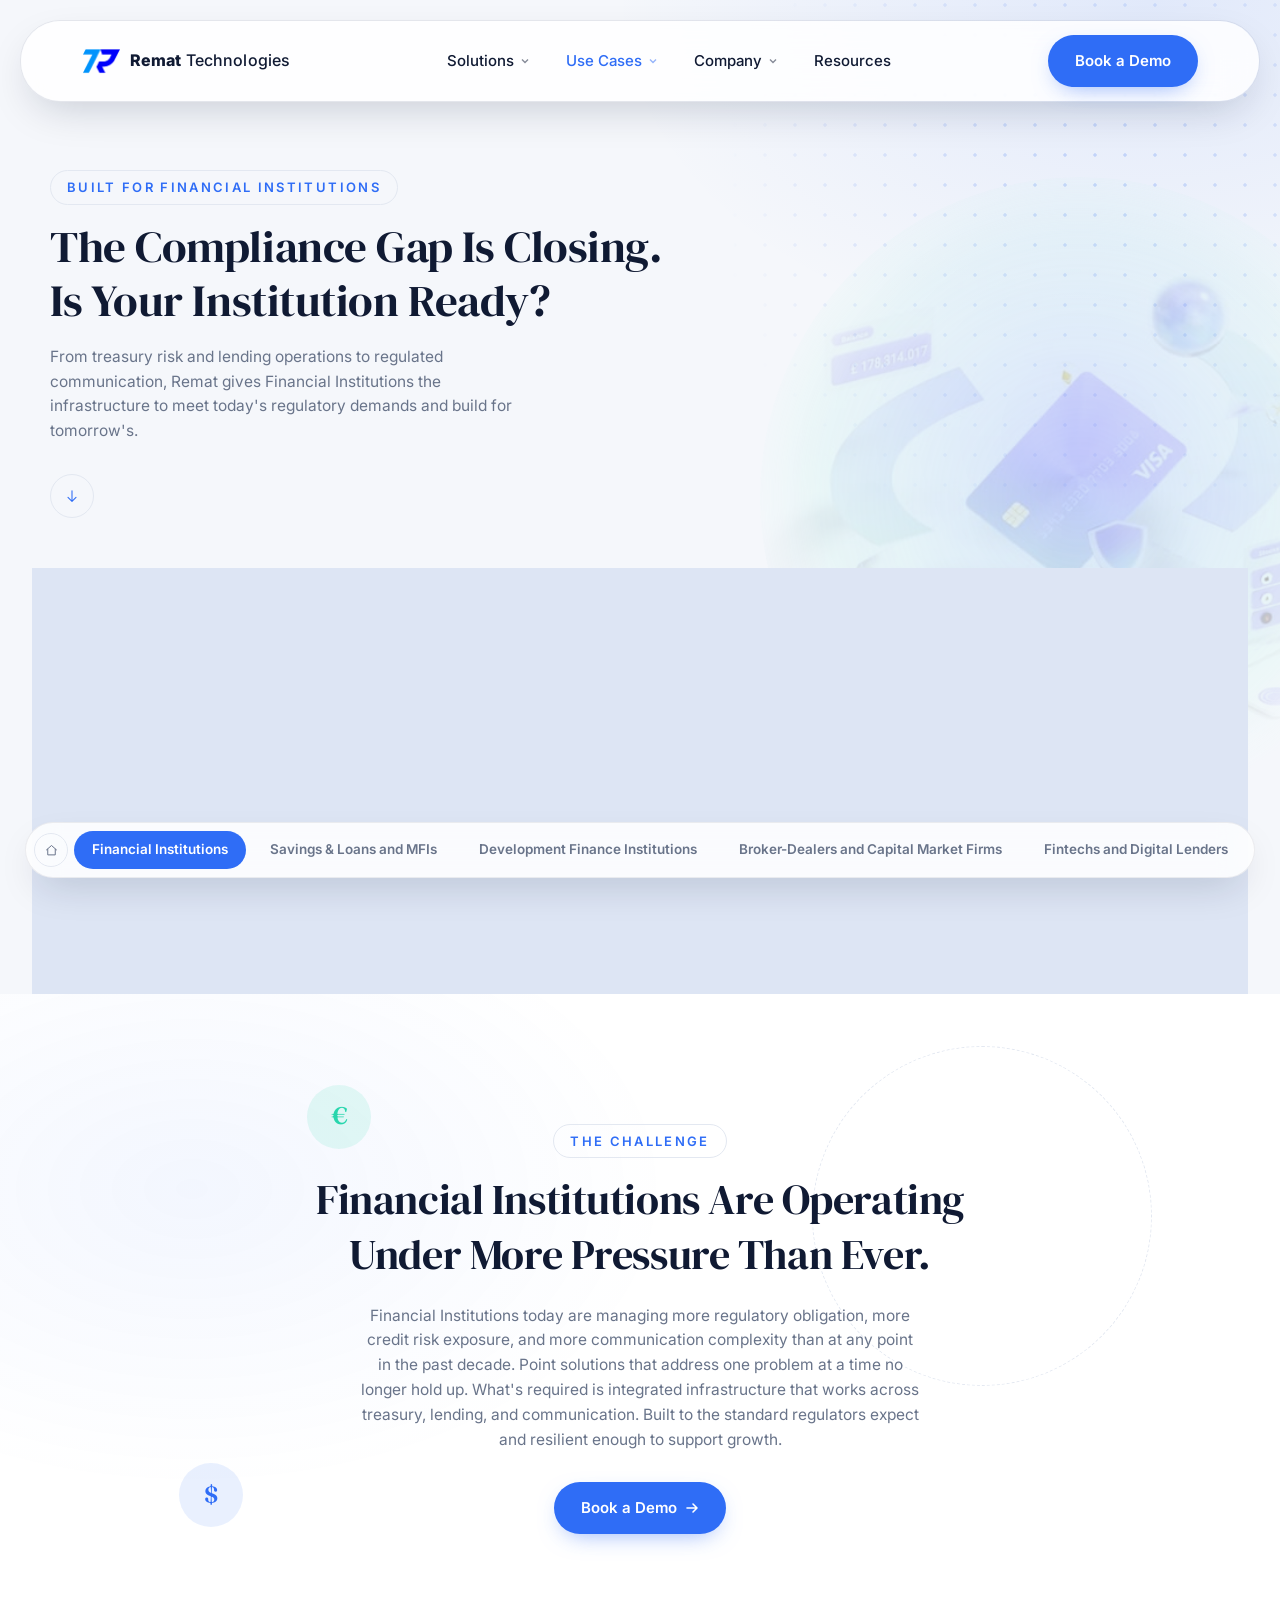
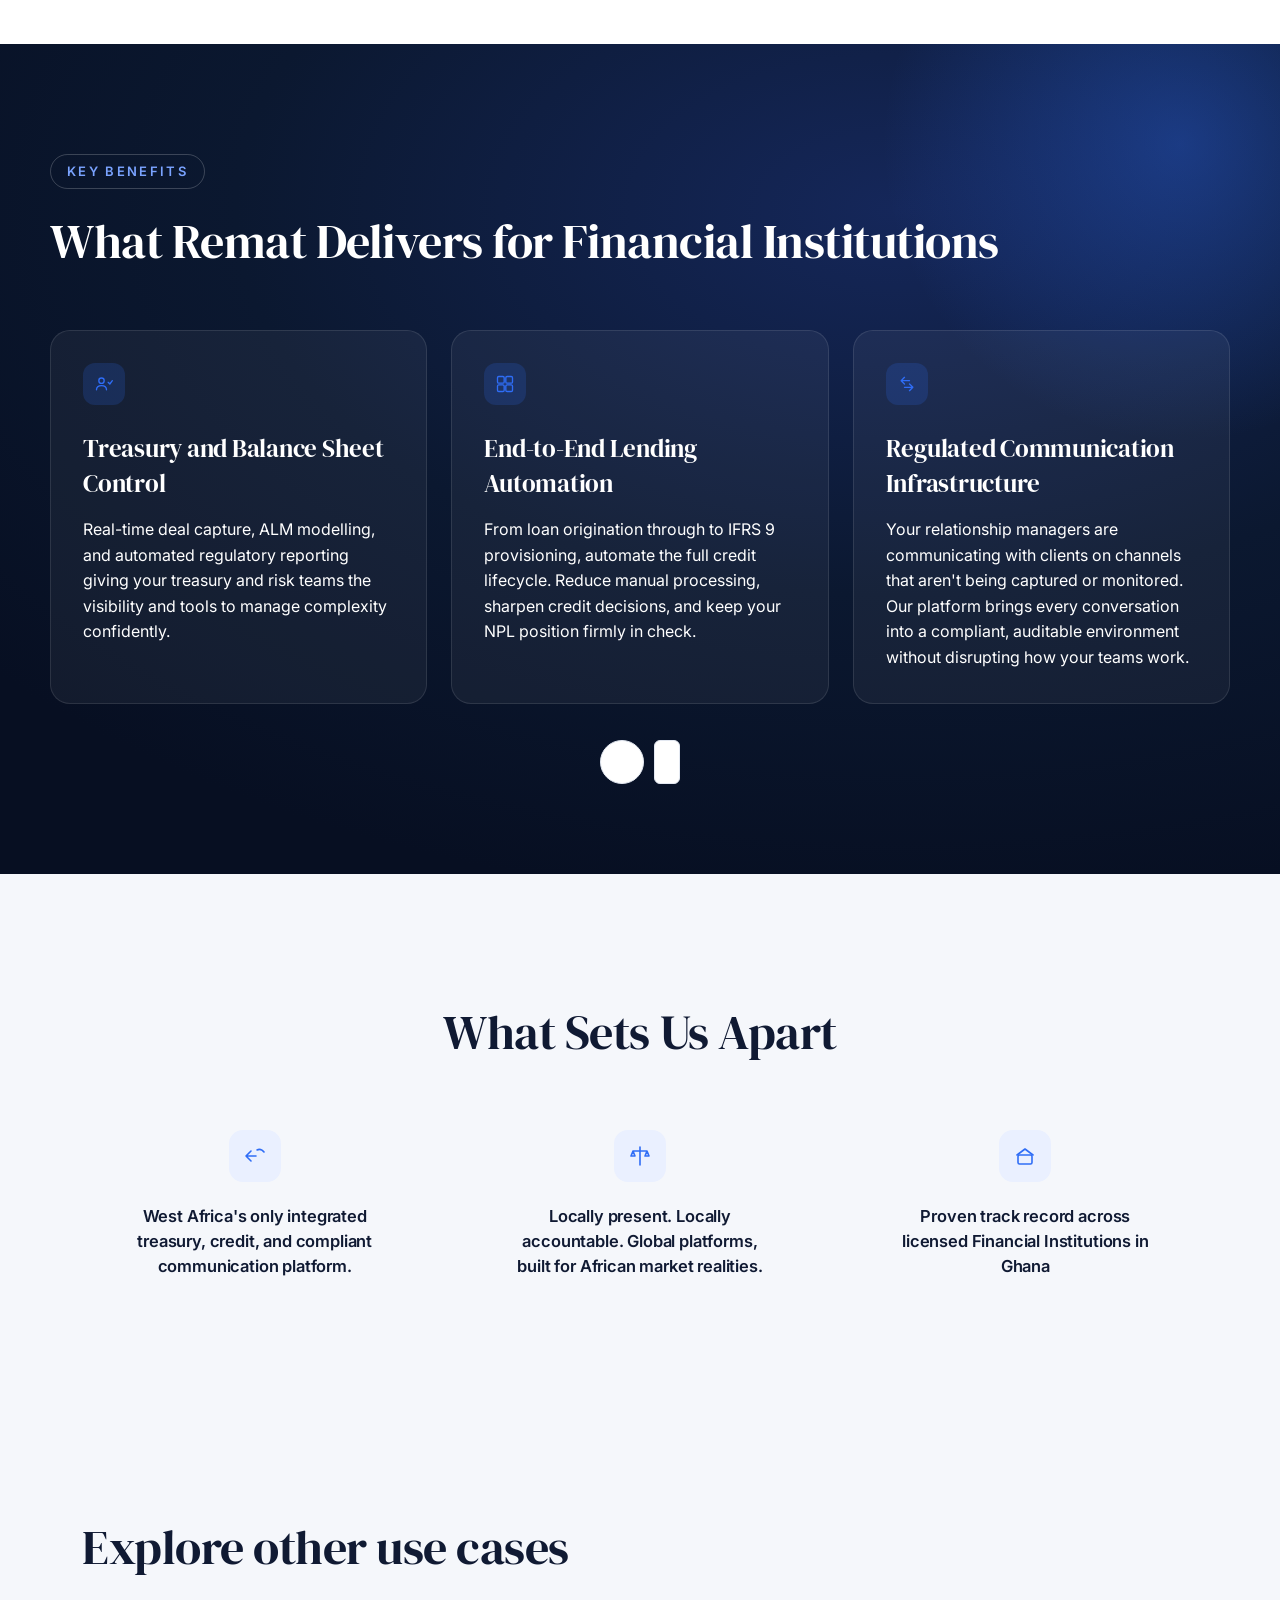
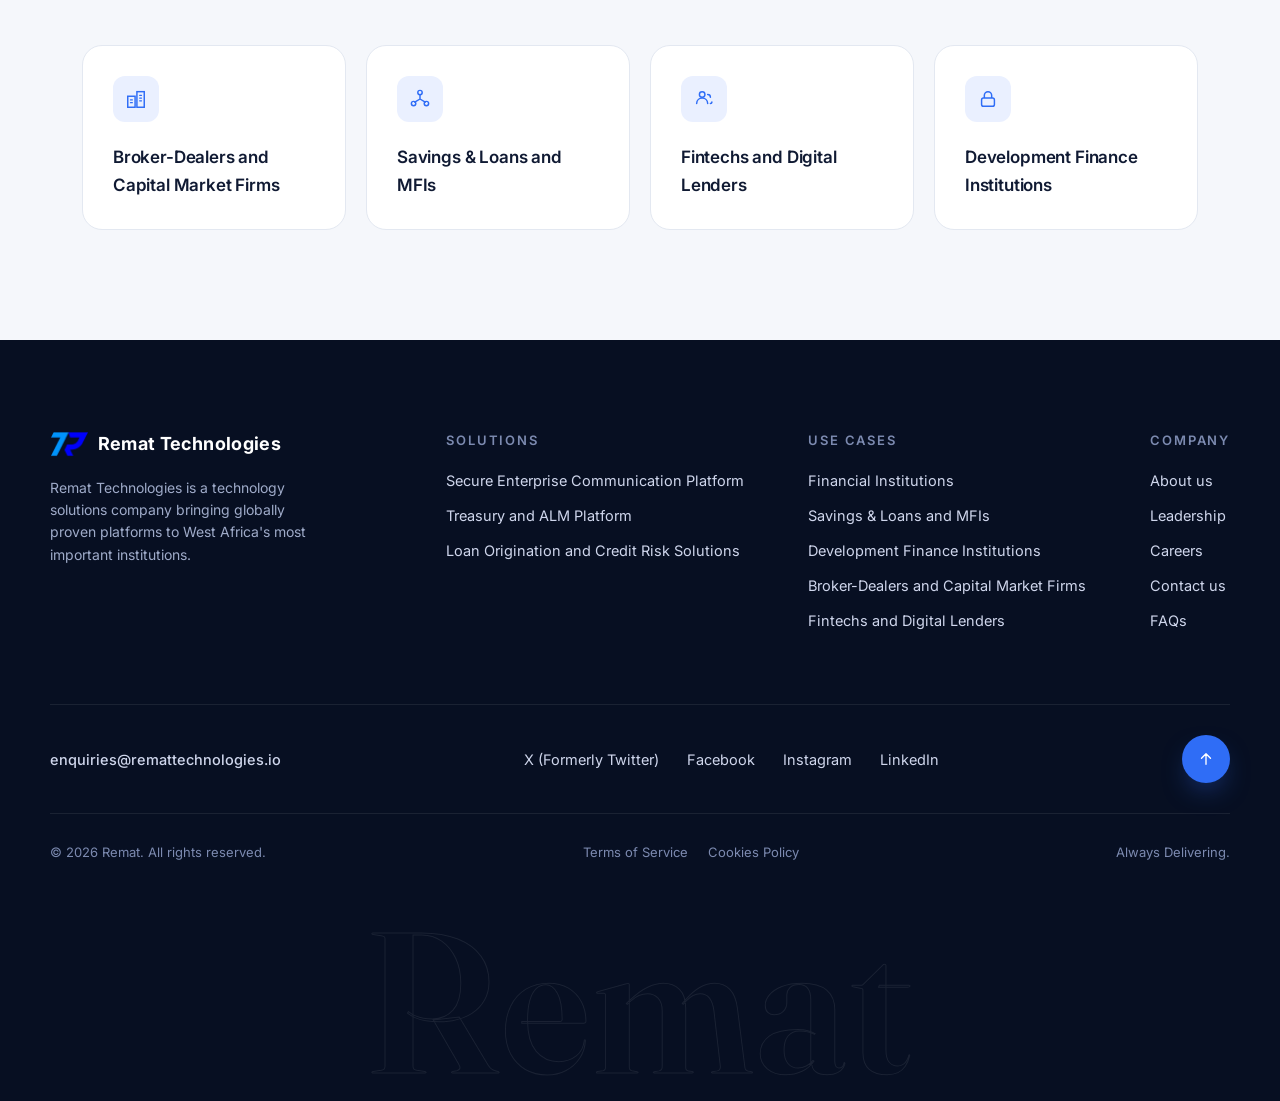
<file: commercial.html>
<!DOCTYPE html>
<html lang="en">
<head>
<meta charset="UTF-8" />
<meta name="viewport" content="width=device-width, initial-scale=1.0" />
<title> Financial Institutions — Remat Technologies</title>
<link rel="preconnect" href="https://fonts.googleapis.com">
<link rel="preconnect" href="https://fonts.gstatic.com" crossorigin>
<link href="https://fonts.googleapis.com/css2?family=Fraunces:opsz,wght@9..144,300;9..144,400;9..144,500;9..144,600&family=Inter:wght@400;500;600;700&display=swap" rel="stylesheet">
<link href="https://fonts.googleapis.com/css2?family=DM+Serif+Display:ital@0;1&family=Inter:wght@400;500;600;700&family=Manrope:wght@200..800&family=Sora:wght@100..800&family=Space+Grotesk:wght@300..700&display=swap" rel="stylesheet">
<link rel="stylesheet" href="shared.css">
</head>
<body class="uc-page">

<!-- ================= HEADER ================= -->
<header class="nav">
  <div class="nav-inner">
    <a href="index.html" class="logo">
      <img class="mark" src="images/remat-mark.png" alt="Remat Technologies">
      <span class="logo-text"><strong>Remat</strong> Technologies</span>
    </a>

    <ul class="nav-links" id="navLinks">

      <!-- Solutions -->
      <li class="has-dropdown">
        <a href="secure.html" class="nav-parent">Solutions
          <svg class="chevron" viewBox="0 0 10 10" fill="none"><path d="M2 3.5L5 6.5L8 3.5" stroke="currentColor" stroke-width="1.4"/></svg>
        </a>
        <div class="dropdown">
          <a href="secure.html" class="dd-item">
            <span class="dd-icon"><svg viewBox="0 0 20 20" fill="none"><circle cx="10" cy="10" r="7" stroke="currentColor" stroke-width="1.5"/><path d="M10 5v5l3 2" stroke="currentColor" stroke-width="1.5" stroke-linecap="round"/></svg></span>
            <span><strong> Secure Enterprise Communication and Workflow Platform</strong></span>
          </a>
          <a href="treasury.html" class="dd-item">
            <span class="dd-icon"><svg viewBox="0 0 20 20" fill="none"><rect x="3" y="3" width="6" height="6" rx="1.5" stroke="currentColor" stroke-width="1.5"/><rect x="11" y="11" width="6" height="6" rx="1.5" stroke="currentColor" stroke-width="1.5"/><path d="M9 6h3V9" stroke="currentColor" stroke-width="1.5" stroke-linecap="round"/></svg></span>
            <span><strong>Treasury and Asset & Liability Management (ALM) Platform</strong></span>
          </a>
           <a href="Loans.html" class="dd-item">
            <span class="dd-icon"><svg viewBox="0 0 20 20" fill="none"><rect x="3" y="3" width="6" height="6" rx="1.5" stroke="currentColor" stroke-width="1.5"/><rect x="11" y="11" width="6" height="6" rx="1.5" stroke="currentColor" stroke-width="1.5"/><path d="M9 6h3V9" stroke="currentColor" stroke-width="1.5" stroke-linecap="round"/></svg></span>
            <span><strong>Loan Origination and Credit Risk Management  Solutions</strong></span>
          </a>
        </div>
      </li>

      <!-- Use Cases -->
      <li class="has-dropdown">
        <a href="commercial.html" class="nav-parent active">Use Cases
          <svg class="chevron" viewBox="0 0 10 10" fill="none"><path d="M2 3.5L5 6.5L8 3.5" stroke="currentColor" stroke-width="1.4"/></svg>
        </a>
        <div class="dropdown">
          <a href="commercial.html" class="dd-item">
            <span class="dd-icon"><svg viewBox="0 0 20 20" fill="none"><path d="M10 3C6.13 3 3 6.13 3 10s3.13 7 7 7 7-3.13 7-7-3.13-7-7-7z" stroke="currentColor" stroke-width="1.5"/><path d="M10 7v4l2.5 1.5" stroke="currentColor" stroke-width="1.5" stroke-linecap="round"/></svg></span>
            <span><strong>Financial Institutions</strong></span>
          </a>
          <a href="savings.html" class="dd-item">
            <span class="dd-icon"><svg viewBox="0 0 20 20" fill="none"><rect x="3" y="5" width="14" height="10" rx="2" stroke="currentColor" stroke-width="1.5"/><path d="M3 9h14" stroke="currentColor" stroke-width="1.5"/></svg></span>
            <span><strong>Savings & Loans and MFIs </strong></span>
          </a>
          <a href="development.html" class="dd-item">
            <span class="dd-icon"><svg viewBox="0 0 20 20" fill="none"><path d="M10 2L18 6v4c0 4-3.5 7.5-8 8-4.5-.5-8-4-8-8V6l8-4z" stroke="currentColor" stroke-width="1.5" stroke-linejoin="round"/></svg></span>
            <span><strong>Development Finance Institutions </strong></span>
          </a>
          <a href="broker.html" class="dd-item">
            <span class="dd-icon"><svg viewBox="0 0 20 20" fill="none"><rect x="2" y="6" width="16" height="11" rx="2" stroke="currentColor" stroke-width="1.5"/><path d="M6 6V5a4 4 0 018 0v1" stroke="currentColor" stroke-width="1.5"/></svg></span>
            <span><strong>Broker-Dealers and Capital Market Firms </strong></span>
          </a>
          <a href="fintech.html" class="dd-item">
            <span class="dd-icon"><svg viewBox="0 0 20 20" fill="none"><path d="M3 10h14M10 3l7 7-7 7" stroke="currentColor" stroke-width="1.5" stroke-linecap="round" stroke-linejoin="round"/></svg></span>
            <span><strong>Fintechs and Digital Lenders </strong></span>
          </a>
        </div>
      </li>

      <!-- Company -->
      <li class="has-dropdown">
        <a href="about.html" class="nav-parent">Company
          <svg class="chevron" viewBox="0 0 10 10" fill="none"><path d="M2 3.5L5 6.5L8 3.5" stroke="currentColor" stroke-width="1.4"/></svg>
        </a>
        <div class="dropdown">
          <a href="about.html" class="dd-item">
            <span class="dd-icon"><svg viewBox="0 0 20 20" fill="none"><circle cx="10" cy="7" r="3" stroke="currentColor" stroke-width="1.5"/><path d="M4 17c0-3.31 2.69-6 6-6s6 2.69 6 6" stroke="currentColor" stroke-width="1.5" stroke-linecap="round"/></svg></span>
            <span><strong>About</strong><em>Our story and mission</em></span>
          </a>
          <a href="leadership.html" class="dd-item">
            <span class="dd-icon"><svg viewBox="0 0 20 20" fill="none"><path d="M17 21v-2a4 4 0 00-4-4H5a4 4 0 00-4 4v2" stroke="currentColor" stroke-width="1.5" stroke-linecap="round"/><circle cx="9" cy="7" r="4" stroke="currentColor" stroke-width="1.5"/></svg></span>
            <span><strong>Leadership</strong><em>Meet the people behind Remat Technologies</em></span>
          </a>
          <a href="careers.html" class="dd-item">
            <span class="dd-icon"><svg viewBox="0 0 20 20" fill="none"><rect x="3" y="4" width="14" height="12" rx="2" stroke="currentColor" stroke-width="1.5"/><path d="M7 9h6M7 13h4" stroke="currentColor" stroke-width="1.5" stroke-linecap="round"/></svg></span>
            <span><strong>Careers</strong><em>Join the Remat Technologies team</em></span>
          </a>
          <a href="index.html#faq" class="dd-item">
            <span class="dd-icon"><svg viewBox="0 0 20 20" fill="none"><circle cx="10" cy="10" r="7" stroke="currentColor" stroke-width="1.5"/><path d="M10 11V10c1.1 0 2-.9 2-2s-.9-2-2-2-2 .9-2 2" stroke="currentColor" stroke-width="1.5" stroke-linecap="round"/><circle cx="10" cy="14" r=".75" fill="currentColor"/></svg></span>
            <span><strong>FAQs</strong><em>Common questions answered</em></span>
          </a>
          <a href="contact.html" class="dd-item">
            <span class="dd-icon"><svg viewBox="0 0 20 20" fill="none"><path d="M3 5h14v10a2 2 0 01-2 2H5a2 2 0 01-2-2V5z" stroke="currentColor" stroke-width="1.5"/><path d="M3 5l7 6 7-6" stroke="currentColor" stroke-width="1.5" stroke-linejoin="round"/></svg></span>
            <span><strong>Contact Us</strong><em>Get in touch with our team</em></span>
          </a>
        </div>
      </li>

      <!-- Resources -->
      <li><a href="index.html#faq">Resources</a></li>

    </ul>

    <div class="nav-right">
      
      <a href="#" class="btn btn-primary reveal js-open-demo">Book a Demo</a>
      <button class="nav-toggle" id="navToggle" aria-label="Toggle menu">
        <span></span><span></span><span></span>
      </button>
    </div>
  </div>
</header>

<!-- ===== SINGLE STICKY USE-CASE PILL NAV ===== -->
<div class="uc-pill-bar">
  <nav class="uc-pill">
    <a href="index.html" class="uc-home" aria-label="Use cases home">
      <svg viewBox="0 0 24 24" fill="none" stroke="currentColor"><path d="M4 11L12 4L20 11" stroke-width="1.6" stroke-linecap="round" stroke-linejoin="round"/><path d="M6 10V19H18V10" stroke-width="1.6" stroke-linecap="round" stroke-linejoin="round"/></svg>
    </a>
    <a href="commercial.html" class="uc-link active">Financial Institutions</a>
    <a href="savings.html" class="uc-link"> Savings & Loans and MFIs </a>
    <a href="development.html" class="uc-link">Development Finance Institutions </a>
    <a href="broker.html" class="uc-link"> Broker-Dealers and Capital Market Firms</a>
    <a href="fintech.html" class="uc-link">Fintechs and Digital Lenders </a>
  </nav>
</div>

<!-- ================= HERO ================= -->
<section class="uc-hero" id="top">
   <div class="globe">
        <img src="images/Vextra – Digital Financial OS Animation.jfif" alt="" class="globe-img">
    </div>
  <div class="net-field"></div>
  <div class="uc-hero-inner">
    <span class="eyebrow reveal">Built for Financial Institutions</span>
    <h1 class="reveal"> The Compliance Gap Is Closing. Is Your Institution Ready? </h1>
    <p class="reveal">From treasury risk and lending operations to regulated communication,  Remat gives Financial Institutions the infrastructure to meet today's regulatory demands and build for tomorrow's. 
 </p>
    <a href="#empower" class="scroll-cue reveal" aria-label="Scroll down">
      <svg viewBox="0 0 24 24" fill="none"><path d="M12 4V20M12 20L6 14M12 20L18 14" stroke="currentColor" stroke-width="1.6" stroke-linecap="round" stroke-linejoin="round"/></svg>
    </a>
  </div>
  <div class="port-banner reveal">
    <video class="port-video" autoplay muted loop playsinline>
      <source src="assets/video/FINANCIAL INSTITUTIONS (1).mp4" type="video/mp4">
    </video>
  </div>
</section>

<!-- ================= EMPOWERING SMEs ================= -->
<section class="empower" id="empower">
     <div class="empower-deco">
    <span class="coin teal">€</span>
    <span class="coin blue">$</span>
    <span class="orbit"></span>
  </div>
  <div class="empower-inner">
     <span class="eyebrow reveal">The Challenge </span>
    <h2 class="reveal"> Financial Institutions Are Operating Under More Pressure Than Ever. </h2>
    <p class="reveal">Financial Institutions today are managing more regulatory obligation, more credit risk exposure, and more communication complexity than at any point in the past decade. Point solutions that address one problem at a time no longer hold up. What's required is integrated infrastructure that works across treasury, lending, and communication. Built to the standard regulators expect and resilient enough to support growth. 
</p>
    <a href="#" class="btn btn-primary reveal js-open-demo">Book a Demo
      <svg viewBox="0 0 14 14" fill="none"><path d="M2 7H12M12 7L8 3M12 7L8 11" stroke="white" stroke-width="1.6" stroke-linecap="round" stroke-linejoin="round"/></svg>
    </a>
  </div>
</section>

<!-- ================= VALUE WE DELIVER ================= -->
<section class="value-deliver">
  <div class="vd-glow"></div>
  <div class="vd-inner">
    <span class="eyebrow dark reveal">Key Benefits</span>
    <h2 class="reveal">What Remat Delivers for Financial Institutions </h2>
    <div class="vd-track">
      <div class="vd-card reveal">
        <div class="icon"><svg viewBox="0 0 24 24" fill="none" stroke="#2f6df6"><circle cx="9" cy="8" r="3.2" stroke-width="1.6"/><path d="M3 19C3 15.5 5.7 14 9 14C12.3 14 15 15.5 15 19" stroke-width="1.6" stroke-linecap="round"/><path d="M17 10L19 12L22 8" stroke-width="1.6" stroke-linecap="round" stroke-linejoin="round"/></svg></div>
        <h3>Treasury and Balance Sheet Control </h3>
        <p class="reveal">Real-time deal capture, ALM modelling, and automated regulatory reporting giving your treasury and risk teams the visibility and tools to manage complexity confidently. 
        </p>
      </div>
      <div class="vd-card reveal">
        <div class="icon"><svg viewBox="0 0 24 24" fill="none" stroke="#2f6df6"><rect x="3" y="3" width="8" height="8" rx="1.5" stroke-width="1.6"/><rect x="13" y="3" width="8" height="8" rx="1.5" stroke-width="1.6"/><rect x="3" y="13" width="8" height="8" rx="1.5" stroke-width="1.6"/><rect x="13" y="13" width="8" height="8" rx="1.5" stroke-width="1.6"/></svg></div>
        <h3>End-to-End Lending Automation</h3>
        <p class="reveal">From loan origination through to IFRS 9 provisioning, automate the full credit lifecycle. Reduce manual processing, sharpen credit decisions, and keep your NPL position firmly in check.
      </p>
      </div>
      <div class="vd-card reveal">
        <div class="icon"><svg viewBox="0 0 24 24" fill="none" stroke="#2f6df6"><path d="M5 8L9 4M5 8L9 12M5 8H15" stroke-width="1.6" stroke-linecap="round" stroke-linejoin="round"/><path d="M19 16L15 12M19 16L15 20M19 16H9" stroke-width="1.6" stroke-linecap="round" stroke-linejoin="round"/></svg></div>
        <h3>Regulated Communication Infrastructure</h3>
        <p >Your relationship managers are communicating with clients on channels that aren't being captured or monitored. Our platform brings every conversation into a compliant, auditable environment without disrupting how your teams work. 

      </p>
      </div>
    </div>
    <div class="track-nav reveal">
      <button id="vdPrev" aria-label="Previous"></button>
      <button id="vdNext" class="active" aria-label="Next"></button>
    </div>
  </div>
</section>

<!-- ================= COST EFFECTIVE TREASURY ================= -->
<section class="cost">
  <div class="cost-inner">
    <h2 class="reveal">What Sets Us Apart </h2>
    <div class="cost-grid reveal">
      <div class="cost-item">
        <div class="icon"><svg viewBox="0 0 24 24" fill="none" stroke="#2f6df6"><path d="M3 12L8 7M3 12L8 17M3 12H13" stroke-width="1.6" stroke-linecap="round" stroke-linejoin="round"/><path d="M21 8C21 8 18 4 14 6" stroke-width="1.6" stroke-linecap="round"/></svg></div>
        <h3>West Africa's only integrated treasury, credit, and compliant communication platform. 
</h3>
      </div>
      <div class="cost-item">
        <div class="icon"><svg viewBox="0 0 24 24" fill="none" stroke="#2f6df6"><path d="M12 3V21M5 7H19M5 7L3 12H7L5 7ZM19 7L17 12H21L19 7Z" stroke-width="1.6" stroke-linecap="round" stroke-linejoin="round"/></svg></div>
        <h3>Locally present. Locally accountable. Global platforms, built for African market realities. </h3>
      </div>
      <div class="cost-item">
        <div class="icon"><svg viewBox="0 0 24 24" fill="none" stroke="#2f6df6"><rect x="5" y="11" width="14" height="9" rx="1.5" stroke-width="1.6"/><path d="M4 11L12 5L20 11" stroke-width="1.6" stroke-linecap="round" stroke-linejoin="round"/></svg></div>
        <h3>Proven track record across licensed Financial Institutions in Ghana</h3>
      </div>
    </div>
    
  </div>
</section>

<!-- ================= EXPLORE OTHER USE CASES ================= -->
<section class="other-uc">
  <h2 class="reveal">Explore other use cases</h2>
  <div class="other-grid">
    <a href="broker.html" class="other-card reveal">
      <div class="icon"><svg viewBox="0 0 24 24" fill="none" stroke="#2f6df6"><rect x="3" y="9" width="8" height="12" stroke-width="1.6"/><rect x="13" y="4" width="8" height="17" stroke-width="1.6"/><path d="M6 13H8M6 16H8M16 8H18M16 11H18M16 14H18" stroke-width="1.4" stroke-linecap="round"/></svg></div>
      <h3>Broker-Dealers and Capital Market Firms</h3>
    </a>
    <a href="savings.html" class="other-card reveal">
      <div class="icon"><svg viewBox="0 0 24 24" fill="none" stroke="#2f6df6"><circle cx="12" cy="5" r="2.4" stroke-width="1.6"/><circle cx="5" cy="17" r="2.4" stroke-width="1.6"/><circle cx="19" cy="17" r="2.4" stroke-width="1.6"/><path d="M12 7.4V12M12 12L6.3 15.5M12 12L17.7 15.5" stroke-width="1.6" stroke-linecap="round"/></svg></div>
      <h3>Savings & Loans and MFIs </h3>
    </a>
    <a href="fintech.html" class="other-card reveal">
      <div class="icon"><svg viewBox="0 0 24 24" fill="none" stroke="#2f6df6"><path d="M4 17C4 13 7 11 10 11C13 11 16 13 16 17" stroke-width="1.6" stroke-linecap="round"/><circle cx="10" cy="7" r="3" stroke-width="1.6"/><path d="M16 7C17.5 7 19 8 19 10M19 17C19.6 17 20.6 16.6 20.6 15.3" stroke-width="1.6" stroke-linecap="round"/></svg></div>
      <h3>Fintechs and Digital Lenders </h3>
    </a>
    <a href="development.html" class="other-card reveal">
      <div class="icon"><svg viewBox="0 0 24 24" fill="none" stroke="#2f6df6"><rect x="5" y="11" width="14" height="9" rx="2" stroke-width="1.6"/><path d="M8 11V8C8 5.8 9.8 4 12 4C14.2 4 16 5.8 16 8V11" stroke-width="1.6"/></svg></div>
      <h3> Development Finance Institutions</h3>
    </a>
  </div>
</section>



<!-- ================= FOOTER ================= -->
<footer class="footer">
  <div class="footer-inner">
    <div>
      <a href="#top" class="footer-brand">
       <a href="index.html" class="logo">
      <img class="mark" src="images/remat-mark.png" alt="Remat Technologies">
        Remat Technologies
    </a>
      <p class="footer-blurb">Remat Technologies is a technology solutions company bringing globally proven platforms to West Africa's most important institutions. 
      </p>
    </div>
    <div class="footer-cols">
       <div class="footer-col">
        <h4>Solutions</h4>
        <a href="secure.html">Secure Enterprise Communication Platform</a>
        <a href="treasury.html">Treasury and ALM Platform </a>
        <a href="Loans.html">Loan Origination and Credit Risk Solutions </a>
      </div>
      <div class="footer-col">
        <h4>Use Cases</h4>
        <a href="commercial.html">Financial Institutions</a>
        <a href="savings.html">Savings & Loans and MFIs</a>
        <a href="development.html">Development Finance Institutions</a>
        <a href="broker.html">Broker-Dealers and Capital Market Firms </a>
        <a href="fintech.html">Fintechs and Digital Lenders </a>
      </div>
      <div class="footer-col">
        <h4>Company</h4>
        <a href="about.html">About us</a>
        <a href="leadership.html">Leadership</a>
        <a href="careers.html">Careers</a>
        <a href="contact.html">Contact us</a>
        <a href="index.html#faq"> FAQs </a>
      </div>
    </div>
  </div>
<div class="footer-mid">
    <span class="footer-email">enquiries@remattechnologies.io</span>
    <div class="footer-social">
      <a href="#">X (Formerly Twitter)</a>
      <a href="#">Facebook</a>
      <a href="#">Instagram</a>
      <a href="#">LinkedIn</a>
    </div>
    <button id="backToTop" class="back-to-top" aria-label="Back to top">
      <svg viewBox="0 0 24 24" fill="none"><path d="M12 19V5M12 5L6 11M12 5L18 11" stroke="currentColor" stroke-width="1.8" stroke-linecap="round" stroke-linejoin="round"/></svg>
    </button>
  </div>
  <div class="footer-bottom">
    <span>© 2026 Remat. All rights reserved.</span>
     <span class="footer-legal"><a href="#">Terms of Service</a><a href="#">Cookies Policy</a></span>
    <span>Always Delivering.</span>
  </div>

  <div class="footer-bigtext">Remat</div>
</footer>

<!-- ================= REQUEST A DEMO DRAWER ================= -->
<div class="rdm-overlay" id="rdmOverlay">
  <aside class="rdm-drawer" id="rdmDrawer" role="dialog" aria-modal="true" aria-labelledby="rdmTitle">
    <div class="rdm-head">
      <h2 class="rdm-title" id="rdmTitle">See how it works for your business</h2>
      <button class="rdm-close" id="rdmClose" aria-label="Close">
        <svg viewBox="0 0 14 14" fill="none"><path d="M1 1L13 13M13 1L1 13" stroke="currentColor" stroke-width="1.6" stroke-linecap="round"/></svg>
      </button>
    </div>
    <p class="rdm-sub">Fill out the form and our team will be in touch to schedule a demo that fits your use case.</p>

    <form class="rdm-form" id="rdmForm">
      <div class="rdm-field">
        <label class="rdm-label" for="rdmEmail">Email Address <span class="rdm-req">*</span></label>
        <input class="rdm-input" type="email" id="rdmEmail" placeholder="Work email address" required>
      </div>

      <div class="rdm-field">
        <label class="rdm-label" for="rdmFirst">First Name <span class="rdm-req">*</span></label>
        <input class="rdm-input" type="text" id="rdmFirst" placeholder="Enter your first name" required>
      </div>

      <div class="rdm-field">
        <label class="rdm-label" for="rdmLast">Last Name <span class="rdm-req">*</span></label>
        <input class="rdm-input" type="text" id="rdmLast" placeholder="Enter your last name" required>
      </div>

      <div class="rdm-field">
        <label class="rdm-label" for="rdmLast">Institution <span class="rdm-req">*</span></label>
        <input class="rdm-input" type="text" id="rdmLast" placeholder="Your Company/Institution" required>
      </div>

      <div class="rdm-field">
        <label class="rdm-label" for="rdmPhone">Phone Number</label>
        <div class="rdm-phone">
          <div class="rdm-phone-code-wrap">
            <select class="rdm-phone-code" id="rdmPhoneCode">
              <option value="234">(+234)</option>
              <option value="233">(+233)</option>
              <option value="254">(+254)</option>
              <option value="27">(+27)</option>
              <option value="20">(+20)</option>
              <option value="44">(+44)</option>
              <option value="1">(+1)</option>
            </select>
            <svg class="rdm-chevron" viewBox="0 0 10 10" fill="none"><path d="M2 3.5L5 6.5L8 3.5" stroke="currentColor" stroke-width="1.4"/></svg>
          </div>
          <input class="rdm-input rdm-phone-input" type="tel" id="rdmPhone" placeholder="Enter mobile number">
        </div>
      </div>

      <div class="rdm-field">
        <label class="rdm-label" for="rdmCountry">Country <span class="rdm-req">*</span></label>
        <div class="rdm-select-wrap">
          <select class="rdm-select" id="rdmCountry" required defaultValue="">
            <option value="" disabled selected>Select your country</option>
            <option>Ghana</option>
            <option>Nigeria</option>
            <option>Kenya</option>
            <option>South Africa</option>
            <option>Egypt</option>
            <option>United Kingdom</option>
            <option>United States</option>
            <option>Other</option>
          </select>
          <svg class="rdm-chevron" viewBox="0 0 10 10" fill="none"><path d="M2 3.5L5 6.5L8 3.5" stroke="currentColor" stroke-width="1.4"/></svg>
        </div>
      </div>
          <div class="rdm-field">
        <label class="rdm-label" for="rdmMessage">Message</label>
        <textarea class="rdm-input" id="rdmMessage" rows="4" placeholder="Tell us a bit about what you're looking for"></textarea>
      </div>

      <button type="submit" class="btn btn-primary rdm-cta">Submit Request <span class="gs-dot"></span></button>
    </form>
  </aside>
</div>

<script src="shared.js"></script>
<script>
// ---------- contact form → Web3Forms submission ----------
// Setup required (one-time, free, no credit card): https://web3forms.com
// 1. Enter enquiries@remattechnologies.io on their homepage → they email you an Access Key (no account/login needed)
// 2. Replace the placeholder below with that key
(function () {
  const WEB3FORMS_ACCESS_KEY = '611b8464-d8d4-4643-85bb-7ccd4c9a83e8';

  const form = document.getElementById('ctForm');
  if (!form) return;

  const submitBtn = document.getElementById('ctSubmitBtn');
  const statusEl  = document.getElementById('ctFormStatus');

  form.addEventListener('submit', function (e) {
    e.preventDefault();

    if (!form.checkValidity()) {
      form.reportValidity();
      return;
    }

    const checkedService = form.querySelector('input[name="ct-service"]:checked');
    const serviceText = checkedService
      ? checkedService.closest('.ct-radio').textContent.trim().replace(/\s+/g, ' ')
      : 'Not specified';

    const payload = {
      access_key: WEB3FORMS_ACCESS_KEY,
      subject: 'New enquiry from Remat contact form',
      from_name: document.getElementById('ctFullName').value.trim() || 'Website visitor',
      service_interest: serviceText,
      full_name:   document.getElementById('ctFullName').value.trim(),
      institution: document.getElementById('ctInstitution').value.trim(),
      role:        document.getElementById('ctRole').value.trim(),
      email:       document.getElementById('ctEmail').value.trim(),
      phone:       document.getElementById('ctPhoneCode').value + ' ' + document.getElementById('ctPhone').value.trim(),
      message:     document.getElementById('ctMessage').value.trim() || '(none provided)'
    };

    submitBtn.disabled = true;
    submitBtn.style.opacity = '0.6';
    statusEl.style.color = 'var(--gray)';
    statusEl.textContent = 'Sending…';

    fetch('https://api.web3forms.com/submit', {
      method: 'POST',
      headers: { 'Content-Type': 'application/json', Accept: 'application/json' },
      body: JSON.stringify(payload)
    })
      .then(function (res) { return res.json(); })
      .then(function (result) {
        if (result.success) {
          statusEl.style.color = 'var(--teal)';
          statusEl.textContent = "Message sent — we'll be in touch shortly!";
          form.reset();
        } else {
          throw new Error(result.message || 'Submission failed');
        }
      })
      .catch(function (err) {
        statusEl.style.color = '#e0483e';
        statusEl.textContent = "Something went wrong — please email us directly at enquiries@remattechnologies.io";
        console.error('Web3Forms error:', err);
      })
      .finally(function () {
        submitBtn.disabled = false;
        submitBtn.style.opacity = '';
      });
  });
})();

// Self-contained reveal — no dependency on shared.js timing
(function(){
  const els = document.querySelectorAll('.ct-reveal');
  const obs = new IntersectionObserver(entries => {
    entries.forEach(e => { if(e.isIntersecting){ e.target.classList.add('in'); obs.unobserve(e.target); } });
  }, { threshold: 0.1 });
  els.forEach(el => obs.observe(el));
  // Fallback: reveal everything after 1s if observer hasn't fired
  setTimeout(() => els.forEach(el => el.classList.add('in')), 1000);
})();
</script>
</body>
</html>
</file>
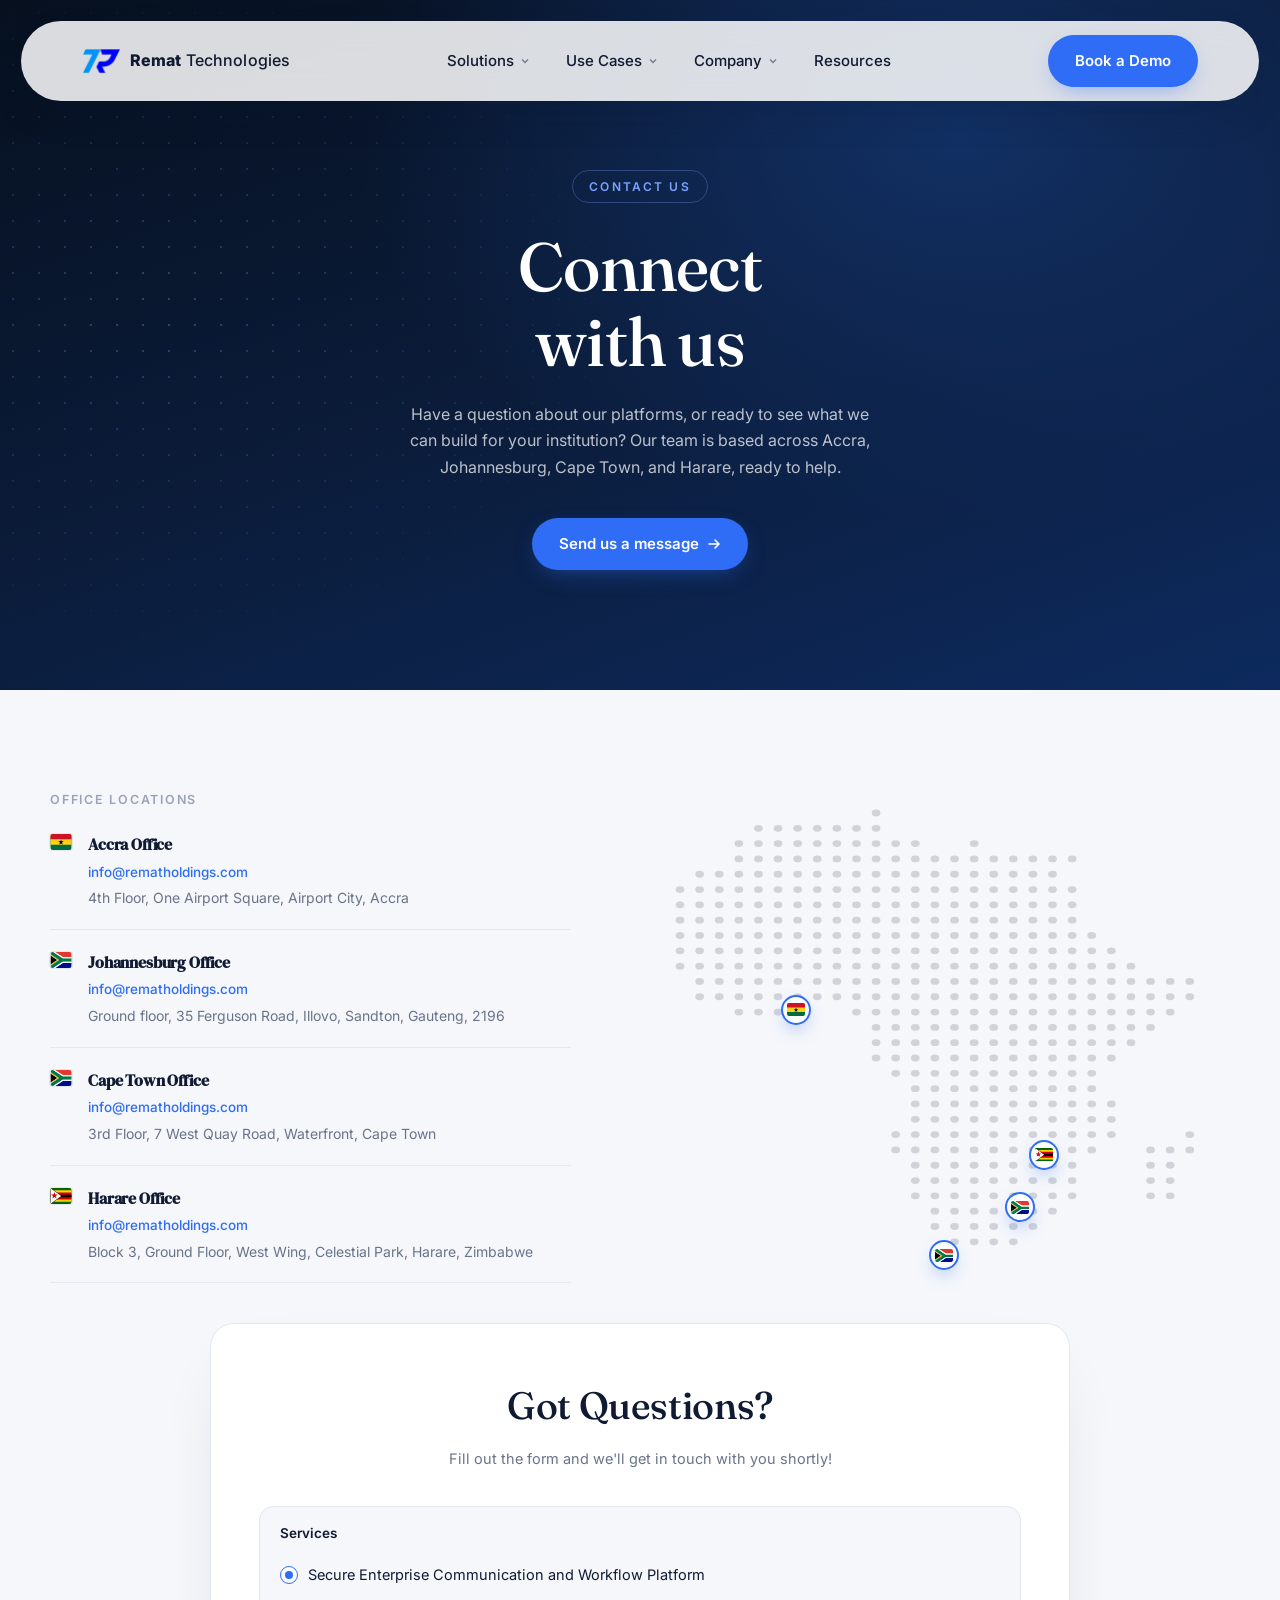
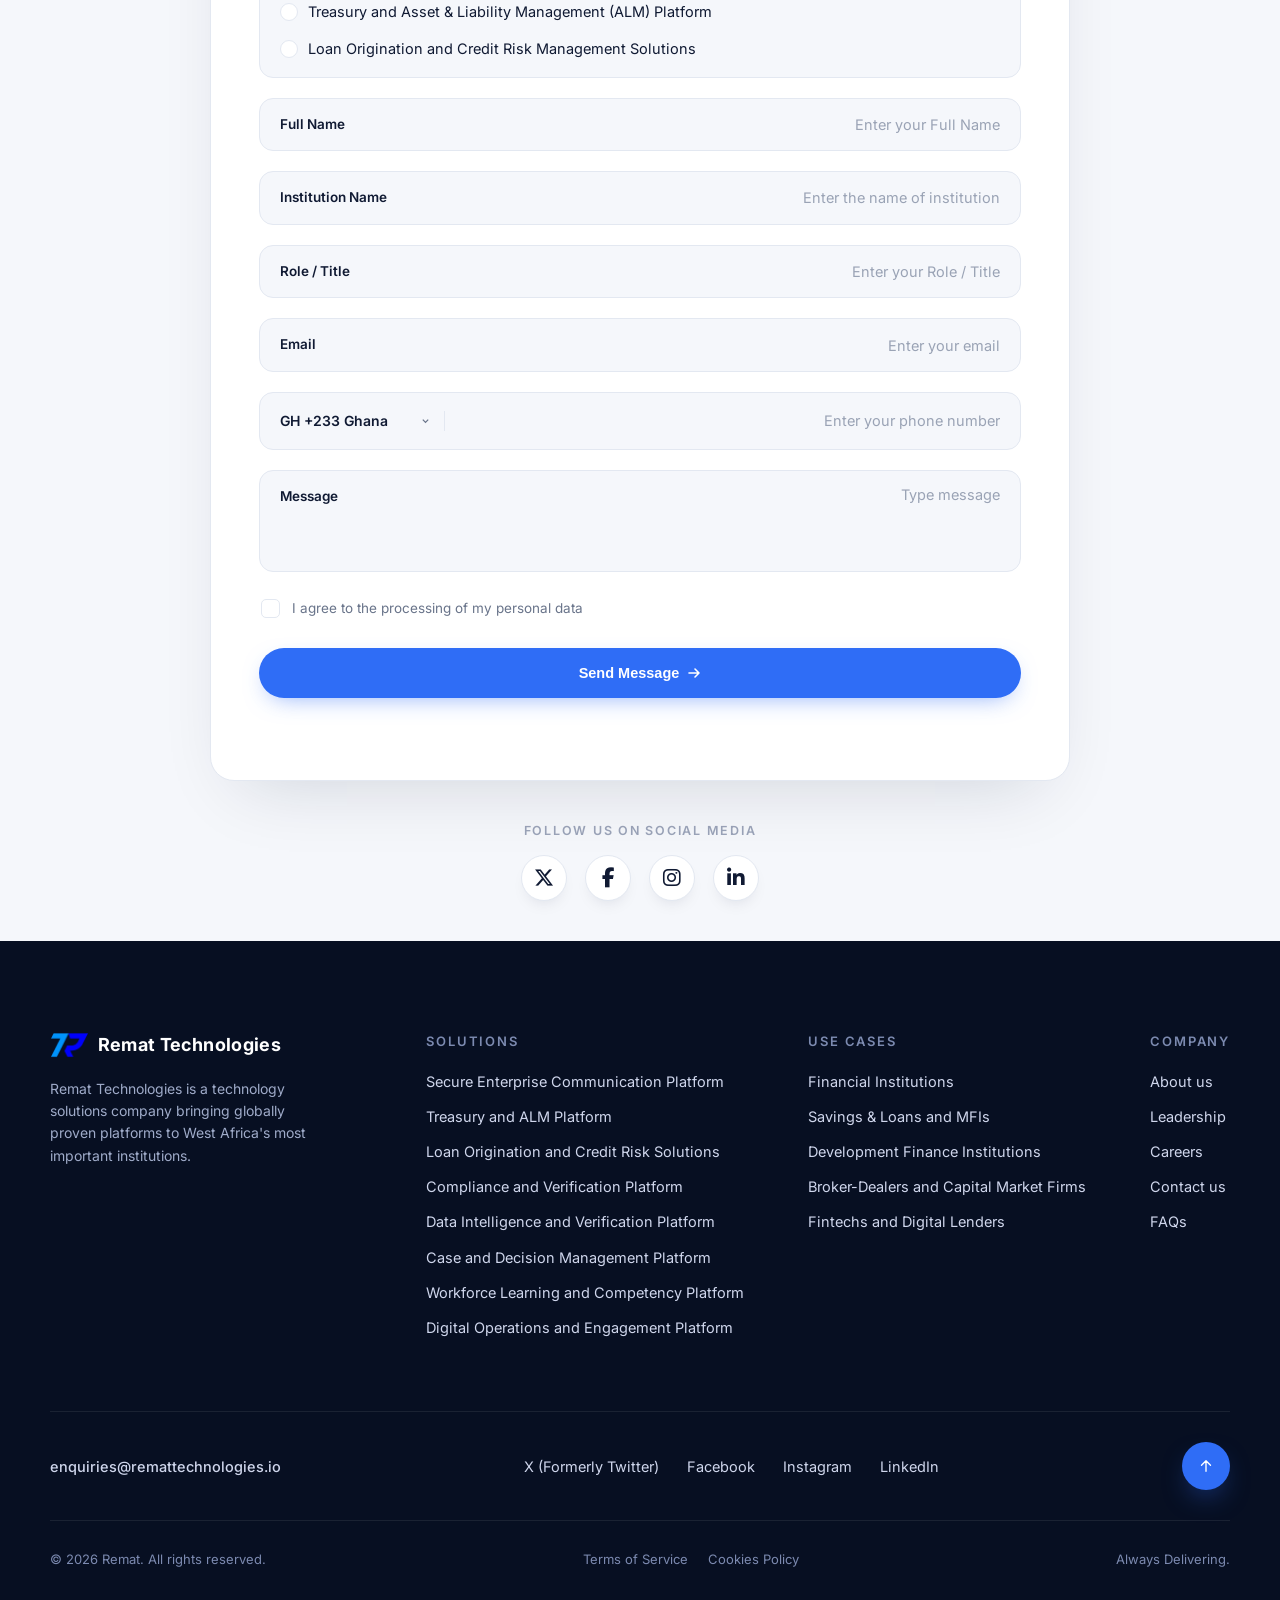
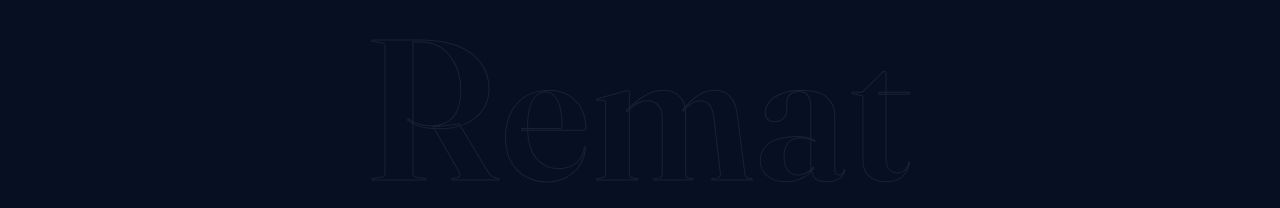
<file: contact.html>
<!DOCTYPE html>
<html lang="en">
<head>
<meta charset="UTF-8"/>
<meta name="viewport" content="width=device-width, initial-scale=1.0"/>
<title>Contact Us — Remat Technologies</title>
<link rel="preconnect" href="https://fonts.googleapis.com">
<link rel="preconnect" href="https://fonts.gstatic.com" crossorigin>
<link rel="stylesheet"href="https://cdnjs.cloudflare.com/ajax/libs/font-awesome/6.7.2/css/all.min.css">
<link href="https://fonts.googleapis.com/css2?family=Fraunces:opsz,wght@9..144,300;9..144,400;9..144,500;9..144,600&family=Inter:wght@400;500;600;700&display=swap" rel="stylesheet">
<link href="https://fonts.googleapis.com/css2?family=DM+Serif+Display:ital@0;1&family=Inter:wght@400;500;600;700&family=Manrope:wght@200..800&family=Sora:wght@100..800&family=Space+Grotesk:wght@300..700&display=swap" rel="stylesheet">
<link rel="stylesheet" href="shared.css">
<style>
/* ===== CONTACT PAGE SELF-CONTAINED STYLES ===== */
:root{
  --navy:#0b1830; --navy-deep:#070f22; --blue:#2f6df6;
  --blue-soft:#7aa3ff; --teal:#28d6ad; --ink:#101a33;
  --gray:#69748a; --bg:#f5f7fb; --line:#e3e8f1; --max:1180px;
}

/* --- HERO --- */
.ct-hero{
  position:relative; overflow:hidden;
  background:radial-gradient(1100px 700px at 75% 20%, #123064 0%, transparent 55%),
             linear-gradient(160deg,#06101f 0%,#0b1c3a 50%,#0d2a5e 100%);
  padding:170px 32px 120px; text-align:center;
}
.ct-dots{
  position:absolute; inset:0; z-index:0; color:rgba(122,163,255,.35);
  background-image:radial-gradient(circle, rgba(122,163,255,.35) 1px, transparent 1.6px);
  background-size:26px 26px;
  -webkit-mask-image:radial-gradient(700px 500px at 12% 45%, rgba(0,0,0,.9), transparent 70%);
          mask-image:radial-gradient(700px 500px at 12% 45%, rgba(0,0,0,.9), transparent 70%);
}
.ct-hero-inner{ position:relative; z-index:2; max-width:640px; margin:0 auto; }
.ct-eyebrow{
  display:inline-block; font-size:12px; font-weight:600; letter-spacing:0.18em;
  text-transform:uppercase; color:var(--blue-soft); border:1px solid rgba(122,163,255,.3);
  border-radius:30px; padding:6px 16px; margin-bottom:26px;
}
.ct-hero h1{
  font-family:'Fraunces',serif; font-size:clamp(42px,7vw,68px);
  font-weight:500; line-height:1.1; color:#fff;
}
.ct-hero p{color:rgba(255,255,255,.72); font-size:16px; line-height:1.65; margin:22px auto 0; max-width:480px;}
.ct-hero-cta{ margin-top:38px; }

/* --- INFO + MAP + FORM SECTION --- */
.ct-body{
  background:var(--bg);
  padding:100px 32px 40px;
}
.ct-body-inner{
  max-width:var(--max); margin:0 auto;
  display:grid; grid-template-columns:1fr 1.15fr; grid-template-rows:auto auto auto;
  column-gap:60px; row-gap:40px;
  grid-template-areas:
    "info map"
    "form form"
    "social social";
}
.ct-info-cell{ grid-area:info; }
.ct-map-wrap{ grid-area:map; }
.ct-social-block{ grid-area:social; display:flex; flex-direction:column; align-items:center; text-align:center; }
.ct-form-panel{ grid-area:form; max-width:860px; width:100%; margin:0 auto; }

.ct-addr-label{
  font-size:12.5px; font-weight:600; letter-spacing:.14em; text-transform:uppercase;
  color:#9aa3b8; margin-bottom:22px;
}
.ct-addr-list{ display:flex; flex-direction:column; }
.ct-addr-item{
  display:flex; gap:16px; padding:20px 0;
  border-bottom:1px solid var(--line);
}
.ct-addr-item:first-child{ padding-top:0; }
.ct-addr-single{ border-bottom:none; padding-bottom:8px; }
.ct-flag{ line-height:1; flex:none; margin-top:2px; }
.ct-flag svg{ display:block; width:22px; height:16px; border-radius:3px; box-shadow:0 0 0 1px rgba(16,26,51,.08); }
.ct-addr-item h3{ font-size:16px; font-weight:600; color:var(--ink); margin-bottom:4px; }
.ct-addr-item p{ color:var(--gray); font-size:14px; line-height:1.55; }
.ct-addr-item .ct-addr-mail{ display:block; color:var(--blue); font-size:13.5px; font-weight:500; margin-bottom:4px; }
.ct-addr-item .ct-addr-mail:hover{ text-decoration:underline; }

.ct-mail-block{ margin-top:40px; }
.ct-mail-label{
  font-size:12.5px; font-weight:600; letter-spacing:.14em; text-transform:uppercase;
  color:#9aa3b8; margin-bottom:16px;
}
.ct-mail-link{
  display:inline-flex; align-items:center; gap:12px;
  font-family:'Fraunces',serif; font-size:22px; font-weight:500; color:var(--ink);
}
.ct-mail-icon{
  width:36px; height:36px; border-radius:50%; background:var(--blue);
  display:flex; align-items:center; justify-content:center; flex:none;
}
.ct-mail-icon svg{ width:16px; height:16px; }

.ct-social-label{
  font-size:12.5px; font-weight:600; letter-spacing:.14em; text-transform:uppercase;
  color:#9aa3b8; margin-bottom:14px;
}
.ct-social-row{ display:flex; gap:18px; flex-wrap:wrap; justify-content:center; }
.ct-social-row a{
  display:flex; align-items:center; justify-content:center;
  width:46px; height:46px; border-radius:50%;
  background:#fff; border:1px solid var(--line);
  font-size:20px; line-height:1; transition:.2s;
  box-shadow:0 8px 18px -10px rgba(11,24,48,.18);
}
.ct-social-row a:hover{ border-color:var(--blue); transform:translateY(-2px); }

/* --- MAP --- */
.ct-map-wrap{
  position:relative; overflow:visible;
  height:100%;
}
.ct-map-wrap svg.ct-map-dots{ position:absolute; inset:0; width:100%; height:100%; display:block; }
.ct-map-dots circle{ r:1.6px; fill:rgba(16,26,51,.16); }
.ct-pin{ position:absolute; transform:translate(-50%,-50%); z-index:2; }
.ct-pin-mark{
  width:30px; height:30px; border-radius:50%;
  display:flex; align-items:center; justify-content:center;
  background:#fff; border:2px solid var(--blue);
  box-shadow:0 8px 18px -6px rgba(47,109,246,.5);
  position:relative; overflow:hidden;
}
.ct-pin-mark svg{ display:block; width:18px; height:13.5px; border-radius:2px; }
.ct-pin-mark::after{
  content:''; position:absolute; inset:-6px; border-radius:50%;
  border:1.5px solid rgba(47,109,246,.35);
  animation:ctPinPulse 2.4s ease-out infinite;
}
@keyframes ctPinPulse{
  0%{ transform:scale(.7); opacity:.9; }
  100%{ transform:scale(1.9); opacity:0; }
}
/* real office coordinates, plotted via equirectangular projection, cropped to africa only */
.ct-pin-accra{        top:44.5%; left:27.6%; }
.ct-pin-johannesburg{ top:84.6%; left:64.9%; }
.ct-pin-capetown{     top:94.3%; left:52.2%; }
.ct-pin-harare{       top:74%; left:68.9%; }
.ct-pin-label{
  position:absolute; top:calc(100% + 6px); left:50%; transform:translateX(-50%);
  white-space:nowrap; background:var(--ink); color:#fff; font-size:11.5px; font-weight:600;
  padding:4px 10px; border-radius:20px; opacity:0; pointer-events:none; transition:opacity .2s;
  z-index:3;
}
.ct-pin:hover{ z-index:4; }
.ct-pin:hover .ct-pin-label{ opacity:1; }
/* Cape Town sits near the bottom edge of the map, so flip its label above the pin */
.ct-pin-capetown .ct-pin-label{ top:auto; bottom:calc(100% + 6px); }

/* --- FORM PANEL --- */
.ct-form-panel{
  background:#fff; border-radius:24px; padding:52px 48px;
  box-shadow:0 30px 70px -30px rgba(11,24,48,.16);
  border:1px solid var(--line);
  height:fit-content;
}
.ct-form-title{
  font-family:'Fraunces',serif; font-size:clamp(30px,4vw,38px);
  font-weight:500; text-align:center; color:var(--ink);
}
.ct-form-sub{ text-align:center; color:var(--gray); font-size:14.5px; margin-top:10px; margin-bottom:36px; }

.ct-field{ margin-bottom:20px; }
.ct-field-row{
  display:flex; align-items:center; justify-content:space-between; flex-wrap:wrap; gap:12px;
  border:1px solid var(--line); border-radius:14px; padding:16px 20px;
  background:var(--bg);
}
.ct-field-label{ font-size:13.5px; font-weight:600; color:var(--ink); flex:none; }
.ct-services{ display:flex; flex-direction:column; gap:14px; }
.ct-radio{ display:flex; align-items:center; gap:10px; cursor:pointer; font-size:14.5px; color:var(--ink); }
.ct-radio input{ position:absolute; opacity:0; width:0; height:0; }
.ct-radio-dot{
  width:18px; height:18px; border-radius:50%; border:1.6px solid var(--line);
  background:#fff; flex:none; position:relative; transition:border-color .18s;
}
.ct-radio-dot::after{
  content:''; position:absolute; inset:4px; border-radius:50%; background:var(--blue);
  opacity:0; transition:opacity .15s;
}
.ct-radio input:checked + .ct-radio-dot{ border-color:var(--blue); }
.ct-radio input:checked + .ct-radio-dot::after{ opacity:1; }
.ct-radio input:focus-visible + .ct-radio-dot{ outline:2px solid var(--blue); outline-offset:2px; }

.ct-input-row{
  display:flex; align-items:center; gap:14px;
  border:1px solid var(--line); border-radius:14px; padding:15px 20px;
  background:var(--bg); transition:border-color .18s;
}
.ct-input-row:focus-within{ border-color:var(--blue); }
.ct-input-label{ font-size:13.5px; font-weight:600; color:var(--ink); flex:none; min-width:70px; }
.ct-input{
  flex:1; border:none; background:transparent; outline:none;
  font-family:'Inter',sans-serif; font-size:14.5px; color:var(--ink); text-align:right;
  min-width:0;
}
.ct-input::placeholder{ color:#9aa3b5; }
.ct-textarea-row{ align-items:flex-start; }
.ct-textarea{
  flex:1; border:none; background:transparent; outline:none; resize:none;
  font-family:'Inter',sans-serif; font-size:14.5px; color:var(--ink);
  min-height:70px; text-align:right;
}
.ct-textarea::placeholder{ color:#9aa3b5; }

.ct-code-wrap{ position:relative; flex:none; }
.ct-code-select{
  appearance:none; -webkit-appearance:none;
  background:transparent; border:none; outline:none;
  font-family:'Inter',sans-serif; font-size:14px; font-weight:600; color:var(--ink);
  padding:0 20px 0 0; cursor:pointer; max-width:150px;
}
.ct-code-chevron{
  position:absolute; right:0; top:50%; transform:translateY(-50%);
  width:9px; height:9px; color:var(--gray); pointer-events:none;
}
.ct-code-divider{ width:1px; height:20px; background:var(--line); flex:none; }

.ct-agree{
  display:flex; align-items:flex-start; gap:12px; cursor:pointer;
  margin:26px 2px 30px; font-size:13.5px; color:var(--gray); line-height:1.5;
}
.ct-agree input{ position:absolute; opacity:0; width:0; height:0; }
.ct-agree-box{
  flex:none; width:19px; height:19px; margin-top:1px;
  border:1.6px solid var(--line); border-radius:5px; background:#fff;
  position:relative; transition:border-color .18s, background .18s;
}
.ct-agree-box::after{
  content:''; position:absolute; left:5px; top:1px; width:5px; height:9px;
  border:solid #fff; border-width:0 2px 2px 0; transform:rotate(45deg);
  opacity:0; transition:opacity .15s;
}
.ct-agree input:checked + .ct-agree-box{ background:var(--blue); border-color:var(--blue); }
.ct-agree input:checked + .ct-agree-box::after{ opacity:1; }

.ct-submit{ width:100%; justify-content:center; font-size:14.5px; padding:16px; }

@media(max-width:980px){
  .ct-body-inner{
    grid-template-columns:1fr; grid-template-rows:auto auto auto auto;
    grid-template-areas:
      "info"
      "map"
      "form"
      "social";
  }
  .ct-form-panel{ padding:40px 26px; }
  .ct-map-wrap{ height:320px; }
}
@media(max-width:640px){
  .ct-map-wrap{ height:260px; }
}
@media(max-width:520px){
  .ct-hero{ padding:150px 22px 90px; }
  .ct-input-row, .ct-field-row{ flex-direction:column; align-items:flex-start; }
  .ct-input, .ct-textarea{ text-align:left; width:100%; }
}

/* --- reveal (self-contained) --- */
.ct-reveal{ opacity:0; transform:translateY(24px); transition:opacity .65s ease, transform .65s ease; }
.ct-reveal.in{ opacity:1; transform:none; }
</style>
</head>
<body>

<!-- Flag sprite: real vector flags, used instead of emoji flag glyphs.
     (Emoji flags like 🇬🇭 render fine in Firefox on Windows because Firefox
     ships its own color-emoji font, but Chrome/Edge on Windows fall back to
     Segoe UI Emoji, which has no flag glyphs — it just prints the two
     letters. SVG flags render identically in every browser.) -->
<svg xmlns="http://www.w3.org/2000/svg" style="position:absolute;width:0;height:0;overflow:hidden" aria-hidden="true">
  <defs>
    <symbol id="flag-gh" viewBox="0 0 640 480">
      <path fill="#006b3f" d="M0 0h640v480H0z"/>
      <path fill="#fcd116" d="M0 0h640v320H0z"/>
      <path fill="#ce1126" d="M0 0h640v160H0z"/>
      <path fill="#000001" d="m320 160 52 160-136.1-98.9H404L268 320z"/>
    </symbol>
    <symbol id="flag-za" viewBox="0 0 640 480">
      <path fill="#fff" d="M0 0h640v480H0z"/>
      <g clip-path="url(#za-a)" transform="translate(67.4)scale(.93748)">
        <g fill-rule="evenodd" stroke-width="1pt">
          <path fill="#000001" d="M-71.9 407.8V104.4L154 256.1z"/>
          <path fill="#000c8a" d="m82.2 512.1 253.6-170.6H696V512H82.2z"/>
          <path fill="#e1392d" d="M66 0h630v170.8H335.7S69.3-1.7 66 0"/>
          <path fill="#ffb915" d="M-71.9 64v40.4L154 256-72 407.8v40.3l284.5-192z"/>
          <path fill="#007847" d="M-71.9 64V0h95l301.2 204h371.8v104.2H324.3L23 512h-94.9v-63.9l284.4-192L-71.8 64z"/>
          <path fill="#fff" d="M23 0h59.2l253.6 170.7H696V204H324.3zm0 512.1h59.2l253.6-170.6H696v-33.2H324.3L23 512z"/>
        </g>
      </g>
      <clipPath id="za-a"><path fill-opacity=".7" d="M-71.9 0h682.7v512H-71.9z"/></clipPath>
    </symbol>
    <symbol id="flag-zw" viewBox="0 0 640 480">
      <g clip-path="url(#zw-a)" transform="matrix(1.1722 0 0 1.1426 -2.3 -.1)">
        <path fill="#006400" d="M0 0h840v420H0z"/>
        <path fill="#ffd200" d="M0 60h840v300H0z"/>
        <path fill="#d40000" d="M0 120h840v180H0z"/>
        <path fill="#000001" d="M0 180h840v60H0z"/>
        <path stroke="#000" stroke-width="20" d="M0 0v420l280-210z"/>
        <path fill="#fff" d="M0 0v420l280-210z"/>
        <path fill="#d40000" d="M106.5 104.4 162 275.1 16.8 169.6h179.5L51 275.1z"/>
        <path fill="#fc0" d="M124.8 217.8c-3 0-5.1 2.1-5.1 5.2 0 4.8 5.4 7.2 8.6 3.8s1-9-3.5-9z"/>
      </g>
      <clipPath id="zw-a"><rect width="546" height="420.1" x="1.9" y=".1" ry="0"/></clipPath>
    </symbol>
  </defs>
</svg>

<!-- ===== HEADER ===== -->
<header class="nav">
   <div class="nav-inner">
    <a href="index.html" class="logo">
      <img class="mark" src="images/remat-mark.png" alt="Remat Technologies">
      <span class="logo-text"><strong>Remat</strong> Technologies</span>
    </a>
    <ul class="nav-links" id="navLinks">
      <li class="has-dropdown">
        <a href="secure.html" class="nav-parent">Solutions
          <svg class="chevron" viewBox="0 0 10 10" fill="none"><path d="M2 3.5L5 6.5L8 3.5" stroke="currentColor" stroke-width="1.4"/></svg>
        </a>
        <div class="dropdown">
          <a href="secure.html" class="dd-item">
            <span class="dd-icon"><svg viewBox="0 0 20 20" fill="none"><circle cx="10" cy="10" r="7" stroke="currentColor" stroke-width="1.5"/><path d="M10 5v5l3 2" stroke="currentColor" stroke-width="1.5" stroke-linecap="round"/></svg></span>
            <span><strong>Secure Enterprise Communication and Workflow Platform</strong></span>
          </a>
          <a href="treasury.html" class="dd-item">
            <span class="dd-icon"><svg viewBox="0 0 20 20" fill="none"><rect x="3" y="3" width="6" height="6" rx="1.5" stroke="currentColor" stroke-width="1.5"/><rect x="11" y="11" width="6" height="6" rx="1.5" stroke="currentColor" stroke-width="1.5"/><path d="M9 6h3V9" stroke="currentColor" stroke-width="1.5" stroke-linecap="round"/></svg></span>
            <span><strong>Treasury and Asset & Liability Management (ALM) Platform</strong></span>
          </a>
           <a href="Loans.html" class="dd-item">
            <span class="dd-icon"><svg viewBox="0 0 20 20" fill="none"><rect x="3" y="3" width="6" height="6" rx="1.5" stroke="currentColor" stroke-width="1.5"/><rect x="11" y="11" width="6" height="6" rx="1.5" stroke="currentColor" stroke-width="1.5"/><path d="M9 6h3V9" stroke="currentColor" stroke-width="1.5" stroke-linecap="round"/></svg></span>
            <span><strong>Loan Origination and Credit Risk Management  Solutions</strong></span>
          </a>
        </div>
      </li>
      <li class="has-dropdown">
        <a href="commercial.html" class="nav-parent">Use Cases
          <svg class="chevron" viewBox="0 0 10 10" fill="none"><path d="M2 3.5L5 6.5L8 3.5" stroke="currentColor" stroke-width="1.4"/></svg>
        </a>
        <div class="dropdown">
          <a href="commercial.html" class="dd-item"><span class="dd-icon"><svg viewBox="0 0 20 20" fill="none"><path d="M10 3C6.13 3 3 6.13 3 10s3.13 7 7 7 7-3.13 7-7-3.13-7-7-7z" stroke="currentColor" stroke-width="1.5"/><path d="M10 7v4l2.5 1.5" stroke="currentColor" stroke-width="1.5" stroke-linecap="round"/></svg></span><span><strong>Financial Institutions </strong></span></a>
          <a href="savings.html" class="dd-item"><span class="dd-icon"><svg viewBox="0 0 20 20" fill="none"><rect x="3" y="5" width="14" height="10" rx="2" stroke="currentColor" stroke-width="1.5"/><path d="M3 9h14" stroke="currentColor" stroke-width="1.5"/></svg></span><span><strong>Savings & Loans and MFIs</strong></span></a>
          <a href="development.html" class="dd-item"><span class="dd-icon"><svg viewBox="0 0 20 20" fill="none"><path d="M10 2L18 6v4c0 4-3.5 7.5-8 8-4.5-.5-8-4-8-8V6l8-4z" stroke="currentColor" stroke-width="1.5" stroke-linejoin="round"/></svg></span><span><strong>Development Finance Institutions</strong></span></a>
          <a href="broker.html" class="dd-item"><span class="dd-icon"><svg viewBox="0 0 20 20" fill="none"><rect x="2" y="6" width="16" height="11" rx="2" stroke="currentColor" stroke-width="1.5"/><path d="M6 6V5a4 4 0 018 0v1" stroke="currentColor" stroke-width="1.5"/></svg></span><span><strong>Broker-Dealers and Capital Market Firms</strong></span></a>
          <a href="fintech.html" class="dd-item"><span class="dd-icon"><svg viewBox="0 0 20 20" fill="none"><path d="M3 10h14M10 3l7 7-7 7" stroke="currentColor" stroke-width="1.5" stroke-linecap="round" stroke-linejoin="round"/></svg></span><span><strong>Fintechs and Digital Lenders </strong></span></a>
        </div>
      </li>
      <li class="has-dropdown">
        <a href="contact.html" class="nav-parent">Company
          <svg class="chevron" viewBox="0 0 10 10" fill="none"><path d="M2 3.5L5 6.5L8 3.5" stroke="currentColor" stroke-width="1.4"/></svg>
        </a>
        <div class="dropdown">
          <a href="about.html" class="dd-item"><span class="dd-icon"><svg viewBox="0 0 20 20" fill="none"><circle cx="10" cy="7" r="3" stroke="currentColor" stroke-width="1.5"/><path d="M4 17c0-3.31 2.69-6 6-6s6 2.69 6 6" stroke="currentColor" stroke-width="1.5" stroke-linecap="round"/></svg></span><span><strong>About</strong><em>Our story and mission</em></span></a>
          <a href="leadership.html" class="dd-item"><span class="dd-icon"><svg viewBox="0 0 20 20" fill="none"><path d="M17 21v-2a4 4 0 00-4-4H5a4 4 0 00-4 4v2" stroke="currentColor" stroke-width="1.5" stroke-linecap="round"/><circle cx="9" cy="7" r="4" stroke="currentColor" stroke-width="1.5"/></svg></span><span><strong>Leadership</strong><em>Meet the people behind Remat Technologies</em></span></a>
          <a href="careers.html" class="dd-item"><span class="dd-icon"><svg viewBox="0 0 20 20" fill="none"><rect x="3" y="4" width="14" height="12" rx="2" stroke="currentColor" stroke-width="1.5"/><path d="M7 9h6M7 13h4" stroke="currentColor" stroke-width="1.5" stroke-linecap="round"/></svg></span><span><strong>Careers</strong><em>Join the Remat Technologies team</em></span></a>
          <a href="index.html#faq" class="dd-item"><span class="dd-icon"><svg viewBox="0 0 20 20" fill="none"><circle cx="10" cy="10" r="7" stroke="currentColor" stroke-width="1.5"/><path d="M10 11V10c1.1 0 2-.9 2-2s-.9-2-2-2-2 .9-2 2" stroke="currentColor" stroke-width="1.5" stroke-linecap="round"/><circle cx="10" cy="14" r=".75" fill="currentColor"/></svg></span><span><strong>FAQs</strong><em>Common questions answered</em></span></a>
          <a href="contact.html" class="dd-item"><span class="dd-icon"><svg viewBox="0 0 20 20" fill="none"><path d="M3 5h14v10a2 2 0 01-2 2H5a2 2 0 01-2-2V5z" stroke="currentColor" stroke-width="1.5"/><path d="M3 5l7 6 7-6" stroke="currentColor" stroke-width="1.5" stroke-linejoin="round"/></svg></span><span><strong>Contact Us</strong><em>Get in touch with our team</em></span></a>
        </div>
      </li>
      <li><a href="index.html#faq">Resources</a></li>
    </ul>
    <div class="nav-right">
      <a href="#" class="btn btn-primary reveal js-open-demo">Book a Demo</a>
      <button class="nav-toggle" id="navToggle" aria-label="Toggle menu"><span></span><span></span><span></span></button>
    </div>
  </div>
</header>

<!-- ===== HERO ===== -->
<section class="ct-hero">
  <div class="ct-dots" aria-hidden="true"></div>
  <div class="ct-hero-inner">
    <span class="ct-eyebrow">Contact us</span>
    <h1>Connect<br>with us</h1>
    <p>Have a question about our platforms, or ready to see what we can build for your institution? Our team is based across Accra, Johannesburg, Cape Town, and Harare, ready to help. </p>
    <a href="#ct-form" class="btn btn-primary ct-hero-cta">Send us a message
      <svg viewBox="0 0 14 14" fill="none"><path d="M2 7H12M12 7L8 3M12 7L8 11" stroke="white" stroke-width="1.6" stroke-linecap="round" stroke-linejoin="round"/></svg>
    </a>
  </div>
</section>

<!-- ===== ADDRESS + MAP + FORM ===== -->
<section class="ct-body" id="ct-form">
  <div class="ct-body-inner">

    <!-- INFO: office address list -->
    <div class="ct-info-cell ct-reveal">
      <div class="ct-addr-label">Office Locations</div>
      <div class="ct-addr-list">
        <div class="ct-addr-item">
          <span class="ct-flag"><svg viewBox="0 0 640 480"><use href="#flag-gh"/></svg></span>
          <div>
            <h3>Accra Office</h3>
            <a href="mailto:info@rematholdings.com" class="ct-addr-mail">info@rematholdings.com</a>
            <p>4th Floor, One Airport Square, Airport City, Accra</p>
          </div>
        </div>
        <div class="ct-addr-item">
          <span class="ct-flag"><svg viewBox="0 0 640 480"><use href="#flag-za"/></svg></span>
          <div>
            <h3>Johannesburg Office</h3>
            <a href="mailto:info@rematholdings.com" class="ct-addr-mail">info@rematholdings.com</a>
            <p>Ground floor, 35 Ferguson Road, Illovo, Sandton, Gauteng, 2196</p>
          </div>
        </div>
        <div class="ct-addr-item">
          <span class="ct-flag"><svg viewBox="0 0 640 480"><use href="#flag-za"/></svg></span>
          <div>
            <h3>Cape Town Office</h3>
            <a href="mailto:info@rematholdings.com" class="ct-addr-mail">info@rematholdings.com</a>
            <p>3rd Floor, 7 West Quay Road, Waterfront, Cape Town</p>
          </div>
        </div>
        <div class="ct-addr-item">
          <span class="ct-flag"><svg viewBox="0 0 640 480"><use href="#flag-zw"/></svg></span>
          <div>
            <h3>Harare Office</h3>
            <a href="mailto:info@rematholdings.com" class="ct-addr-mail">info@rematholdings.com</a>
            <p>Block 3, Ground Floor, West Wing, Celestial Park, Harare, Zimbabwe</p>
          </div>
        </div>
      </div>
    </div>

    <!-- MAP -->
    <div class="ct-map-wrap ct-reveal">
        <svg viewBox="0 0 220 232" preserveAspectRatio="none" xmlns="http://www.w3.org/2000/svg" class="ct-map-dots" aria-hidden="true"><circle cx="90.0" cy="10.8"/><circle cx="46.8" cy="18.0"/><circle cx="54.0" cy="18.0"/><circle cx="61.2" cy="18.0"/><circle cx="68.4" cy="18.0"/><circle cx="75.6" cy="18.0"/><circle cx="82.8" cy="18.0"/><circle cx="90.0" cy="18.0"/><circle cx="39.6" cy="25.2"/><circle cx="46.8" cy="25.2"/><circle cx="54.0" cy="25.2"/><circle cx="61.2" cy="25.2"/><circle cx="68.4" cy="25.2"/><circle cx="75.6" cy="25.2"/><circle cx="82.8" cy="25.2"/><circle cx="90.0" cy="25.2"/><circle cx="97.2" cy="25.2"/><circle cx="104.4" cy="25.2"/><circle cx="126.0" cy="25.2"/><circle cx="39.6" cy="32.4"/><circle cx="46.8" cy="32.4"/><circle cx="54.0" cy="32.4"/><circle cx="61.2" cy="32.4"/><circle cx="68.4" cy="32.4"/><circle cx="75.6" cy="32.4"/><circle cx="82.8" cy="32.4"/><circle cx="90.0" cy="32.4"/><circle cx="97.2" cy="32.4"/><circle cx="104.4" cy="32.4"/><circle cx="111.6" cy="32.4"/><circle cx="118.8" cy="32.4"/><circle cx="126.0" cy="32.4"/><circle cx="133.2" cy="32.4"/><circle cx="140.4" cy="32.4"/><circle cx="147.6" cy="32.4"/><circle cx="154.8" cy="32.4"/><circle cx="162.0" cy="32.4"/><circle cx="25.2" cy="39.6"/><circle cx="32.4" cy="39.6"/><circle cx="39.6" cy="39.6"/><circle cx="46.8" cy="39.6"/><circle cx="54.0" cy="39.6"/><circle cx="61.2" cy="39.6"/><circle cx="68.4" cy="39.6"/><circle cx="75.6" cy="39.6"/><circle cx="82.8" cy="39.6"/><circle cx="90.0" cy="39.6"/><circle cx="97.2" cy="39.6"/><circle cx="104.4" cy="39.6"/><circle cx="111.6" cy="39.6"/><circle cx="118.8" cy="39.6"/><circle cx="126.0" cy="39.6"/><circle cx="133.2" cy="39.6"/><circle cx="140.4" cy="39.6"/><circle cx="147.6" cy="39.6"/><circle cx="154.8" cy="39.6"/><circle cx="18.0" cy="46.8"/><circle cx="25.2" cy="46.8"/><circle cx="32.4" cy="46.8"/><circle cx="39.6" cy="46.8"/><circle cx="46.8" cy="46.8"/><circle cx="54.0" cy="46.8"/><circle cx="61.2" cy="46.8"/><circle cx="68.4" cy="46.8"/><circle cx="75.6" cy="46.8"/><circle cx="82.8" cy="46.8"/><circle cx="90.0" cy="46.8"/><circle cx="97.2" cy="46.8"/><circle cx="104.4" cy="46.8"/><circle cx="111.6" cy="46.8"/><circle cx="118.8" cy="46.8"/><circle cx="126.0" cy="46.8"/><circle cx="133.2" cy="46.8"/><circle cx="140.4" cy="46.8"/><circle cx="147.6" cy="46.8"/><circle cx="154.8" cy="46.8"/><circle cx="162.0" cy="46.8"/><circle cx="18.0" cy="54.0"/><circle cx="25.2" cy="54.0"/><circle cx="32.4" cy="54.0"/><circle cx="39.6" cy="54.0"/><circle cx="46.8" cy="54.0"/><circle cx="54.0" cy="54.0"/><circle cx="61.2" cy="54.0"/><circle cx="68.4" cy="54.0"/><circle cx="75.6" cy="54.0"/><circle cx="82.8" cy="54.0"/><circle cx="90.0" cy="54.0"/><circle cx="97.2" cy="54.0"/><circle cx="104.4" cy="54.0"/><circle cx="111.6" cy="54.0"/><circle cx="118.8" cy="54.0"/><circle cx="126.0" cy="54.0"/><circle cx="133.2" cy="54.0"/><circle cx="140.4" cy="54.0"/><circle cx="147.6" cy="54.0"/><circle cx="154.8" cy="54.0"/><circle cx="162.0" cy="54.0"/><circle cx="18.0" cy="61.2"/><circle cx="25.2" cy="61.2"/><circle cx="32.4" cy="61.2"/><circle cx="39.6" cy="61.2"/><circle cx="46.8" cy="61.2"/><circle cx="54.0" cy="61.2"/><circle cx="61.2" cy="61.2"/><circle cx="68.4" cy="61.2"/><circle cx="75.6" cy="61.2"/><circle cx="82.8" cy="61.2"/><circle cx="90.0" cy="61.2"/><circle cx="97.2" cy="61.2"/><circle cx="104.4" cy="61.2"/><circle cx="111.6" cy="61.2"/><circle cx="118.8" cy="61.2"/><circle cx="126.0" cy="61.2"/><circle cx="133.2" cy="61.2"/><circle cx="140.4" cy="61.2"/><circle cx="147.6" cy="61.2"/><circle cx="154.8" cy="61.2"/><circle cx="162.0" cy="61.2"/><circle cx="18.0" cy="68.4"/><circle cx="25.2" cy="68.4"/><circle cx="32.4" cy="68.4"/><circle cx="39.6" cy="68.4"/><circle cx="46.8" cy="68.4"/><circle cx="54.0" cy="68.4"/><circle cx="61.2" cy="68.4"/><circle cx="68.4" cy="68.4"/><circle cx="75.6" cy="68.4"/><circle cx="82.8" cy="68.4"/><circle cx="90.0" cy="68.4"/><circle cx="97.2" cy="68.4"/><circle cx="104.4" cy="68.4"/><circle cx="111.6" cy="68.4"/><circle cx="118.8" cy="68.4"/><circle cx="126.0" cy="68.4"/><circle cx="133.2" cy="68.4"/><circle cx="140.4" cy="68.4"/><circle cx="147.6" cy="68.4"/><circle cx="154.8" cy="68.4"/><circle cx="162.0" cy="68.4"/><circle cx="169.2" cy="68.4"/><circle cx="18.0" cy="75.6"/><circle cx="25.2" cy="75.6"/><circle cx="32.4" cy="75.6"/><circle cx="39.6" cy="75.6"/><circle cx="46.8" cy="75.6"/><circle cx="54.0" cy="75.6"/><circle cx="61.2" cy="75.6"/><circle cx="68.4" cy="75.6"/><circle cx="75.6" cy="75.6"/><circle cx="82.8" cy="75.6"/><circle cx="90.0" cy="75.6"/><circle cx="97.2" cy="75.6"/><circle cx="104.4" cy="75.6"/><circle cx="111.6" cy="75.6"/><circle cx="118.8" cy="75.6"/><circle cx="126.0" cy="75.6"/><circle cx="133.2" cy="75.6"/><circle cx="140.4" cy="75.6"/><circle cx="147.6" cy="75.6"/><circle cx="154.8" cy="75.6"/><circle cx="162.0" cy="75.6"/><circle cx="169.2" cy="75.6"/><circle cx="176.4" cy="75.6"/><circle cx="18.0" cy="82.8"/><circle cx="25.2" cy="82.8"/><circle cx="32.4" cy="82.8"/><circle cx="39.6" cy="82.8"/><circle cx="46.8" cy="82.8"/><circle cx="54.0" cy="82.8"/><circle cx="61.2" cy="82.8"/><circle cx="68.4" cy="82.8"/><circle cx="75.6" cy="82.8"/><circle cx="82.8" cy="82.8"/><circle cx="90.0" cy="82.8"/><circle cx="97.2" cy="82.8"/><circle cx="104.4" cy="82.8"/><circle cx="111.6" cy="82.8"/><circle cx="118.8" cy="82.8"/><circle cx="126.0" cy="82.8"/><circle cx="133.2" cy="82.8"/><circle cx="140.4" cy="82.8"/><circle cx="147.6" cy="82.8"/><circle cx="154.8" cy="82.8"/><circle cx="162.0" cy="82.8"/><circle cx="169.2" cy="82.8"/><circle cx="176.4" cy="82.8"/><circle cx="183.6" cy="82.8"/><circle cx="25.2" cy="90.0"/><circle cx="32.4" cy="90.0"/><circle cx="39.6" cy="90.0"/><circle cx="46.8" cy="90.0"/><circle cx="54.0" cy="90.0"/><circle cx="61.2" cy="90.0"/><circle cx="68.4" cy="90.0"/><circle cx="75.6" cy="90.0"/><circle cx="82.8" cy="90.0"/><circle cx="90.0" cy="90.0"/><circle cx="97.2" cy="90.0"/><circle cx="104.4" cy="90.0"/><circle cx="111.6" cy="90.0"/><circle cx="118.8" cy="90.0"/><circle cx="126.0" cy="90.0"/><circle cx="133.2" cy="90.0"/><circle cx="140.4" cy="90.0"/><circle cx="147.6" cy="90.0"/><circle cx="154.8" cy="90.0"/><circle cx="162.0" cy="90.0"/><circle cx="169.2" cy="90.0"/><circle cx="176.4" cy="90.0"/><circle cx="183.6" cy="90.0"/><circle cx="190.8" cy="90.0"/><circle cx="198.0" cy="90.0"/><circle cx="205.2" cy="90.0"/><circle cx="25.2" cy="97.2"/><circle cx="32.4" cy="97.2"/><circle cx="39.6" cy="97.2"/><circle cx="46.8" cy="97.2"/><circle cx="54.0" cy="97.2"/><circle cx="61.2" cy="97.2"/><circle cx="68.4" cy="97.2"/><circle cx="75.6" cy="97.2"/><circle cx="82.8" cy="97.2"/><circle cx="90.0" cy="97.2"/><circle cx="97.2" cy="97.2"/><circle cx="104.4" cy="97.2"/><circle cx="111.6" cy="97.2"/><circle cx="118.8" cy="97.2"/><circle cx="126.0" cy="97.2"/><circle cx="133.2" cy="97.2"/><circle cx="140.4" cy="97.2"/><circle cx="147.6" cy="97.2"/><circle cx="154.8" cy="97.2"/><circle cx="162.0" cy="97.2"/><circle cx="169.2" cy="97.2"/><circle cx="176.4" cy="97.2"/><circle cx="183.6" cy="97.2"/><circle cx="190.8" cy="97.2"/><circle cx="198.0" cy="97.2"/><circle cx="205.2" cy="97.2"/><circle cx="39.6" cy="104.4"/><circle cx="46.8" cy="104.4"/><circle cx="54.0" cy="104.4"/><circle cx="82.8" cy="104.4"/><circle cx="90.0" cy="104.4"/><circle cx="97.2" cy="104.4"/><circle cx="104.4" cy="104.4"/><circle cx="111.6" cy="104.4"/><circle cx="118.8" cy="104.4"/><circle cx="126.0" cy="104.4"/><circle cx="133.2" cy="104.4"/><circle cx="140.4" cy="104.4"/><circle cx="147.6" cy="104.4"/><circle cx="154.8" cy="104.4"/><circle cx="162.0" cy="104.4"/><circle cx="169.2" cy="104.4"/><circle cx="176.4" cy="104.4"/><circle cx="183.6" cy="104.4"/><circle cx="190.8" cy="104.4"/><circle cx="198.0" cy="104.4"/><circle cx="90.0" cy="111.6"/><circle cx="97.2" cy="111.6"/><circle cx="104.4" cy="111.6"/><circle cx="111.6" cy="111.6"/><circle cx="118.8" cy="111.6"/><circle cx="126.0" cy="111.6"/><circle cx="133.2" cy="111.6"/><circle cx="140.4" cy="111.6"/><circle cx="147.6" cy="111.6"/><circle cx="154.8" cy="111.6"/><circle cx="162.0" cy="111.6"/><circle cx="169.2" cy="111.6"/><circle cx="176.4" cy="111.6"/><circle cx="183.6" cy="111.6"/><circle cx="190.8" cy="111.6"/><circle cx="90.0" cy="118.8"/><circle cx="97.2" cy="118.8"/><circle cx="104.4" cy="118.8"/><circle cx="111.6" cy="118.8"/><circle cx="118.8" cy="118.8"/><circle cx="126.0" cy="118.8"/><circle cx="133.2" cy="118.8"/><circle cx="140.4" cy="118.8"/><circle cx="147.6" cy="118.8"/><circle cx="154.8" cy="118.8"/><circle cx="162.0" cy="118.8"/><circle cx="169.2" cy="118.8"/><circle cx="176.4" cy="118.8"/><circle cx="183.6" cy="118.8"/><circle cx="90.0" cy="126.0"/><circle cx="97.2" cy="126.0"/><circle cx="104.4" cy="126.0"/><circle cx="111.6" cy="126.0"/><circle cx="118.8" cy="126.0"/><circle cx="126.0" cy="126.0"/><circle cx="133.2" cy="126.0"/><circle cx="140.4" cy="126.0"/><circle cx="147.6" cy="126.0"/><circle cx="154.8" cy="126.0"/><circle cx="162.0" cy="126.0"/><circle cx="169.2" cy="126.0"/><circle cx="176.4" cy="126.0"/><circle cx="97.2" cy="133.2"/><circle cx="104.4" cy="133.2"/><circle cx="111.6" cy="133.2"/><circle cx="118.8" cy="133.2"/><circle cx="126.0" cy="133.2"/><circle cx="133.2" cy="133.2"/><circle cx="140.4" cy="133.2"/><circle cx="147.6" cy="133.2"/><circle cx="154.8" cy="133.2"/><circle cx="162.0" cy="133.2"/><circle cx="169.2" cy="133.2"/><circle cx="104.4" cy="140.4"/><circle cx="111.6" cy="140.4"/><circle cx="118.8" cy="140.4"/><circle cx="126.0" cy="140.4"/><circle cx="133.2" cy="140.4"/><circle cx="140.4" cy="140.4"/><circle cx="147.6" cy="140.4"/><circle cx="154.8" cy="140.4"/><circle cx="162.0" cy="140.4"/><circle cx="169.2" cy="140.4"/><circle cx="104.4" cy="147.6"/><circle cx="111.6" cy="147.6"/><circle cx="118.8" cy="147.6"/><circle cx="126.0" cy="147.6"/><circle cx="133.2" cy="147.6"/><circle cx="140.4" cy="147.6"/><circle cx="147.6" cy="147.6"/><circle cx="154.8" cy="147.6"/><circle cx="162.0" cy="147.6"/><circle cx="169.2" cy="147.6"/><circle cx="176.4" cy="147.6"/><circle cx="104.4" cy="154.8"/><circle cx="111.6" cy="154.8"/><circle cx="118.8" cy="154.8"/><circle cx="126.0" cy="154.8"/><circle cx="133.2" cy="154.8"/><circle cx="140.4" cy="154.8"/><circle cx="147.6" cy="154.8"/><circle cx="154.8" cy="154.8"/><circle cx="162.0" cy="154.8"/><circle cx="169.2" cy="154.8"/><circle cx="176.4" cy="154.8"/><circle cx="97.2" cy="162.0"/><circle cx="104.4" cy="162.0"/><circle cx="111.6" cy="162.0"/><circle cx="118.8" cy="162.0"/><circle cx="126.0" cy="162.0"/><circle cx="133.2" cy="162.0"/><circle cx="140.4" cy="162.0"/><circle cx="147.6" cy="162.0"/><circle cx="154.8" cy="162.0"/><circle cx="162.0" cy="162.0"/><circle cx="169.2" cy="162.0"/><circle cx="176.4" cy="162.0"/><circle cx="205.2" cy="162.0"/><circle cx="97.2" cy="169.2"/><circle cx="104.4" cy="169.2"/><circle cx="111.6" cy="169.2"/><circle cx="118.8" cy="169.2"/><circle cx="126.0" cy="169.2"/><circle cx="133.2" cy="169.2"/><circle cx="140.4" cy="169.2"/><circle cx="147.6" cy="169.2"/><circle cx="154.8" cy="169.2"/><circle cx="162.0" cy="169.2"/><circle cx="169.2" cy="169.2"/><circle cx="190.8" cy="169.2"/><circle cx="198.0" cy="169.2"/><circle cx="205.2" cy="169.2"/><circle cx="104.4" cy="176.4"/><circle cx="111.6" cy="176.4"/><circle cx="118.8" cy="176.4"/><circle cx="126.0" cy="176.4"/><circle cx="133.2" cy="176.4"/><circle cx="140.4" cy="176.4"/><circle cx="147.6" cy="176.4"/><circle cx="154.8" cy="176.4"/><circle cx="162.0" cy="176.4"/><circle cx="190.8" cy="176.4"/><circle cx="198.0" cy="176.4"/><circle cx="104.4" cy="183.6"/><circle cx="111.6" cy="183.6"/><circle cx="118.8" cy="183.6"/><circle cx="126.0" cy="183.6"/><circle cx="133.2" cy="183.6"/><circle cx="140.4" cy="183.6"/><circle cx="147.6" cy="183.6"/><circle cx="154.8" cy="183.6"/><circle cx="162.0" cy="183.6"/><circle cx="190.8" cy="183.6"/><circle cx="198.0" cy="183.6"/><circle cx="104.4" cy="190.8"/><circle cx="111.6" cy="190.8"/><circle cx="118.8" cy="190.8"/><circle cx="126.0" cy="190.8"/><circle cx="133.2" cy="190.8"/><circle cx="140.4" cy="190.8"/><circle cx="147.6" cy="190.8"/><circle cx="154.8" cy="190.8"/><circle cx="162.0" cy="190.8"/><circle cx="190.8" cy="190.8"/><circle cx="198.0" cy="190.8"/><circle cx="111.6" cy="198.0"/><circle cx="118.8" cy="198.0"/><circle cx="126.0" cy="198.0"/><circle cx="133.2" cy="198.0"/><circle cx="140.4" cy="198.0"/><circle cx="147.6" cy="198.0"/><circle cx="154.8" cy="198.0"/><circle cx="111.6" cy="205.2"/><circle cx="118.8" cy="205.2"/><circle cx="126.0" cy="205.2"/><circle cx="133.2" cy="205.2"/><circle cx="140.4" cy="205.2"/><circle cx="147.6" cy="205.2"/><circle cx="118.8" cy="212.4"/><circle cx="126.0" cy="212.4"/><circle cx="133.2" cy="212.4"/><circle cx="140.4" cy="212.4"/><circle cx="118.8" cy="219.6"/></svg>
        <div class="ct-pin ct-pin-accra">
          <div class="ct-pin-mark"><svg viewBox="0 0 640 480"><use href="#flag-gh"/></svg></div>
          <div class="ct-pin-label">Accra, Ghana</div>
        </div>
        <div class="ct-pin ct-pin-johannesburg">
          <div class="ct-pin-mark"><svg viewBox="0 0 640 480"><use href="#flag-za"/></svg></div>
          <div class="ct-pin-label">Johannesburg, South Africa</div>
        </div>
        <div class="ct-pin ct-pin-capetown">
          <div class="ct-pin-mark"><svg viewBox="0 0 640 480"><use href="#flag-za"/></svg></div>
          <div class="ct-pin-label">Cape Town, South Africa</div>
        </div>
        <div class="ct-pin ct-pin-harare">
          <div class="ct-pin-mark"><svg viewBox="0 0 640 480"><use href="#flag-zw"/></svg></div>
          <div class="ct-pin-label">Harare, Zimbabwe</div>
        </div>
    </div>

    <!-- SOCIAL -->
   <div class="ct-social-block ct-reveal">
    <div class="ct-social-label">Follow us on social media</div>

    <div class="ct-social-row">
        <a href="#" aria-label="X (Formerly Twitter)" title="X">
            <i class="fa-brands fa-x-twitter"></i>
        </a>

        <a href="#" aria-label="Facebook" title="Facebook">
            <i class="fa-brands fa-facebook-f"></i>
        </a>

        <a href="#" aria-label="Instagram" title="Instagram">
            <i class="fa-brands fa-instagram"></i>
        </a>

        <a href="#" aria-label="LinkedIn" title="LinkedIn">
            <i class="fa-brands fa-linkedin-in"></i>
        </a>
    </div>
</div>

    <!-- FORM -->
    <div class="ct-form-panel ct-reveal">
        <h2 class="ct-form-title">Got Questions?</h2>
        <p class="ct-form-sub">Fill out the form and we'll get in touch with you shortly!</p>

        <form id="ctForm">
          <div class="ct-field">
            <div class="ct-field-row" style="flex-direction:column; align-items:stretch;">
              <span class="ct-field-label" style="margin-bottom:6px;">Services</span>
              <div class="ct-services">
                <label class="ct-radio">
                  <input type="radio" name="ct-service" checked>
                  <span class="ct-radio-dot"></span>
                  Secure Enterprise Communication and Workflow Platform 
                </label>
                <label class="ct-radio">
                  <input type="radio" name="ct-service">
                  <span class="ct-radio-dot"></span>
                  Treasury and Asset & Liability Management (ALM) Platform
                </label>
                <label class="ct-radio">
                  <input type="radio" name="ct-service">
                  <span class="ct-radio-dot"></span>
                  Loan Origination and Credit Risk Management  Solutions
                </label>
              </div>
            </div>
          </div>

          <div class="ct-field">
            <div class="ct-input-row">
              <span class="ct-input-label">Full Name </span>
              <input class="ct-input" id="ctFullName" type="text" placeholder="Enter your Full Name" required>
            </div>
          </div>

           <div class="ct-field">
            <div class="ct-input-row">
              <span class="ct-input-label">Institution Name  </span>
              <input class="ct-input" id="ctInstitution" type="text" placeholder="Enter the name of institution" required>
            </div>
          </div>

           <div class="ct-field">
            <div class="ct-input-row">
              <span class="ct-input-label"> Role / Title </span>
              <input class="ct-input" id="ctRole" type="text" placeholder="Enter your Role / Title" required>
            </div>
          </div>

          <div class="ct-field">
            <div class="ct-input-row">
              <span class="ct-input-label">Email</span>
              <input class="ct-input" id="ctEmail" type="email" placeholder="Enter your email" required>
            </div>
          </div>

          <div class="ct-field">
            <div class="ct-input-row">
              <div class="ct-code-wrap">
                <select class="ct-code-select" id="ctPhoneCode" aria-label="Country code">
                  <option value="+233" selected>GH +233 Ghana</option>
                  <option value="+234">🇳🇬 Nigeria +234</option>
                  <option value="+44">🇬🇧 United Kingdom +44</option>
                  <option value="+1">🇨🇦 Canada +1</option>
                  <option value="+256">🇺🇬 Uganda +256</option>
                  <option value="+254">🇰🇪 Kenya +254</option>
                  <option value="+27">🇿🇦 South Africa +27</option>
                  <option value="+225">🇨🇮 Côte d'Ivoire +225</option>
                  <option value="+1">🇺🇸 United States +1</option>
                </select>
                <svg class="ct-code-chevron" viewBox="0 0 10 10" fill="none"><path d="M2 3.5L5 6.5L8 3.5" stroke="currentColor" stroke-width="1.4"/></svg>
              </div>
              <span class="ct-code-divider"></span>
              <input class="ct-input" id="ctPhone" type="tel" placeholder="Enter your phone number" required>
            </div>
          </div>

          <div class="ct-field">
            <div class="ct-input-row ct-textarea-row">
              <span class="ct-input-label">Message</span>
              <textarea class="ct-textarea" id="ctMessage" placeholder="Type message"></textarea>
            </div>
          </div>

          <label class="ct-agree">
            <input type="checkbox" id="ctAgree" required>
            <span class="ct-agree-box"></span>
            I agree to the processing of my personal data
          </label>

          <button type="submit" class="btn btn-primary ct-submit" id="ctSubmitBtn">Send Message
            <svg viewBox="0 0 14 14" fill="none"><path d="M2 7H12M12 7L8 3M12 7L8 11" stroke="white" stroke-width="1.6" stroke-linecap="round" stroke-linejoin="round"/></svg>
          </button>
          <p id="ctFormStatus" style="text-align:center; font-size:12.5px; color:var(--gray); margin-top:14px; min-height:16px;"></p>
        </form>
      </div>

  </div>
</section>


<!-- ================= FOOTER ================= -->
<footer class="footer">
  <div class="footer-inner">
    <div>
     <a href="#top" class="footer-brand">
       <a href="index.html" class="logo">
      <img class="mark" src="images/remat-mark.png" alt="Remat Technologies">
        Remat Technologies
    </a>
      <p class="footer-blurb">Remat Technologies is a technology solutions company bringing globally proven platforms to West Africa's most important institutions. 
      </p>
    </div>
    <div class="footer-cols">
       <div class="footer-col">
        <h4>Solutions</h4>
        <a href="crossborder.html">Secure Enterprise Communication Platform</a>
        <a href="treasury.html">Treasury and ALM Platform </a>
        <a href="Loans.html">Loan Origination and Credit Risk Solutions</a>
        <a href="#">Compliance and Verification Platform </a>
        <a href="#"> Data Intelligence and Verification Platform</a>
        <a href="#">Case and Decision Management Platform  </a>
        <a href="#">Workforce Learning and Competency Platform </a>
        <a href="#">Digital Operations and Engagement Platform </a>
      </div>
      <div class="footer-col">
        <h4>Use Cases</h4>
        <a href="commercial.html">Financial Institutions</a>
        <a href="savings.html">Savings & Loans and MFIs</a>
        <a href="development.html">Development Finance Institutions</a>
        <a href="broker.html">Broker-Dealers and Capital Market Firms </a>
        <a href="fintech.html">Fintechs and Digital Lenders </a>
      </div>
      <div class="footer-col">
        <h4>Company</h4>
        <a href="about.html">About us</a>
        <a href="leadership.html">Leadership</a>
        <a href="careers.html">Careers</a>
        <a href="contact.html">Contact us</a>
        <a href="index.html#faq"> FAQs </a>
      </div>
    </div>
  </div>
<div class="footer-mid">
    <span class="footer-email">enquiries@remattechnologies.io</span>
    <div class="footer-social">
      <a href="#">X (Formerly Twitter)</a>
      <a href="#">Facebook</a>
      <a href="#">Instagram</a>
      <a href="#">LinkedIn</a>
    </div>
    <button id="backToTop" class="back-to-top" aria-label="Back to top">
      <svg viewBox="0 0 24 24" fill="none"><path d="M12 19V5M12 5L6 11M12 5L18 11" stroke="currentColor" stroke-width="1.8" stroke-linecap="round" stroke-linejoin="round"/></svg>
    </button>
  </div>
  <div class="footer-bottom">
    <span>© 2026 Remat. All rights reserved.</span>
     <span class="footer-legal"><a href="#">Terms of Service</a><a href="#">Cookies Policy</a></span>
    <span>Always Delivering.</span>
  </div>

  <div class="footer-bigtext">Remat</div>
</footer>


<!-- ================= REQUEST A DEMO DRAWER ================= -->
<div class="rdm-overlay" id="rdmOverlay">
  <aside class="rdm-drawer" id="rdmDrawer" role="dialog" aria-modal="true" aria-labelledby="rdmTitle">
    <div class="rdm-head">
      <h2 class="rdm-title" id="rdmTitle">See how it works for your business</h2>
      <button class="rdm-close" id="rdmClose" aria-label="Close">
        <svg viewBox="0 0 14 14" fill="none"><path d="M1 1L13 13M13 1L1 13" stroke="currentColor" stroke-width="1.6" stroke-linecap="round"/></svg>
      </button>
    </div>
    <p class="rdm-sub">Fill out the form and our team will be in touch to schedule a demo that fits your use case.</p>

    <form class="rdm-form" id="rdmForm">
      <div class="rdm-field">
        <label class="rdm-label" for="rdmEmail">Email Address <span class="rdm-req">*</span></label>
        <input class="rdm-input" type="email" id="rdmEmail" placeholder="Work email address" required>
      </div>

      <div class="rdm-field">
        <label class="rdm-label" for="rdmFirst">First Name <span class="rdm-req">*</span></label>
        <input class="rdm-input" type="text" id="rdmFirst" placeholder="Enter your first name" required>
      </div>

      <div class="rdm-field">
        <label class="rdm-label" for="rdmLast">Last Name <span class="rdm-req">*</span></label>
        <input class="rdm-input" type="text" id="rdmLast" placeholder="Enter your last name" required>
      </div>

      <div class="rdm-field">
        <label class="rdm-label" for="rdmInstitution">Institution <span class="rdm-req">*</span></label>
        <input class="rdm-input" type="text" id="rdmInstitution" placeholder="Your Company/Institution" required>
      </div>

      <div class="rdm-field">
        <label class="rdm-label" for="rdmPhone">Phone Number</label>
        <div class="rdm-phone">
          <div class="rdm-phone-code-wrap">
            <select class="rdm-phone-code" id="rdmPhoneCode">
              <option value="234">(+234)</option>
              <option value="233">(+233)</option>
              <option value="254">(+254)</option>
              <option value="27">(+27)</option>
              <option value="20">(+20)</option>
              <option value="44">(+44)</option>
              <option value="1">(+1)</option>
            </select>
            <svg class="rdm-chevron" viewBox="0 0 10 10" fill="none"><path d="M2 3.5L5 6.5L8 3.5" stroke="currentColor" stroke-width="1.4"/></svg>
          </div>
          <input class="rdm-input rdm-phone-input" type="tel" id="rdmPhone" placeholder="Enter mobile number">
        </div>
      </div>

      <div class="rdm-field">
        <label class="rdm-label" for="rdmCountry">Country <span class="rdm-req">*</span></label>
        <div class="rdm-select-wrap">
          <select class="rdm-select" id="rdmCountry" required defaultValue="">
            <option value="" disabled selected>Select your country</option>
            <option>Ghana</option>
            <option>Nigeria</option>
            <option>Kenya</option>
            <option>South Africa</option>
            <option>Egypt</option>
            <option>United Kingdom</option>
            <option>United States</option>
            <option>Other</option>
          </select>
          <svg class="rdm-chevron" viewBox="0 0 10 10" fill="none"><path d="M2 3.5L5 6.5L8 3.5" stroke="currentColor" stroke-width="1.4"/></svg>
        </div>
      </div>

      <div class="rdm-field">
        <label class="rdm-label" for="rdmMessage">Message</label>
        <textarea class="rdm-input" id="rdmMessage" rows="4" placeholder="Tell us a bit about what you're looking for"></textarea>
      </div>

      <button type="submit" class="btn btn-primary rdm-cta">Submit Request <span class="gs-dot"></span></button>
    </form>
  </aside>
</div>

<script src="shared.js"></script>
<script>
// ---------- contact form → Web3Forms submission ----------
// Setup required (one-time, free, no credit card): https://web3forms.com
// 1. Enter enquiries@remattechnologies.io on their homepage → they email you an Access Key (no account/login needed)
// 2. Replace the placeholder below with that key
(function () {
  const WEB3FORMS_ACCESS_KEY = '611b8464-d8d4-4643-85bb-7ccd4c9a83e8';

  const form = document.getElementById('ctForm');
  if (!form) return;

  const submitBtn = document.getElementById('ctSubmitBtn');
  const statusEl  = document.getElementById('ctFormStatus');

  form.addEventListener('submit', function (e) {
    e.preventDefault();

    if (!form.checkValidity()) {
      form.reportValidity();
      return;
    }

    const checkedService = form.querySelector('input[name="ct-service"]:checked');
    const serviceText = checkedService
      ? checkedService.closest('.ct-radio').textContent.trim().replace(/\s+/g, ' ')
      : 'Not specified';

    const payload = {
      access_key: WEB3FORMS_ACCESS_KEY,
      subject: 'New enquiry from Remat contact form',
      from_name: document.getElementById('ctFullName').value.trim() || 'Website visitor',
      service_interest: serviceText,
      full_name:   document.getElementById('ctFullName').value.trim(),
      institution: document.getElementById('ctInstitution').value.trim(),
      role:        document.getElementById('ctRole').value.trim(),
      email:       document.getElementById('ctEmail').value.trim(),
      phone:       document.getElementById('ctPhoneCode').value + ' ' + document.getElementById('ctPhone').value.trim(),
      message:     document.getElementById('ctMessage').value.trim() || '(none provided)'
    };

    submitBtn.disabled = true;
    submitBtn.style.opacity = '0.6';
    statusEl.style.color = 'var(--gray)';
    statusEl.textContent = 'Sending…';

    fetch('https://api.web3forms.com/submit', {
      method: 'POST',
      headers: { 'Content-Type': 'application/json', Accept: 'application/json' },
      body: JSON.stringify(payload)
    })
      .then(function (res) { return res.json(); })
      .then(function (result) {
        if (result.success) {
          statusEl.style.color = 'var(--teal)';
          statusEl.textContent = "Message sent — we'll be in touch shortly!";
          form.reset();
        } else {
          throw new Error(result.message || 'Submission failed');
        }
      })
      .catch(function (err) {
        statusEl.style.color = '#e0483e';
        statusEl.textContent = "Something went wrong — please email us directly at enquiries@remattechnologies.io";
        console.error('Web3Forms error:', err);
      })
      .finally(function () {
        submitBtn.disabled = false;
        submitBtn.style.opacity = '';
      });
  });
})();

// Self-contained reveal — no dependency on shared.js timing
(function(){
  const els = document.querySelectorAll('.ct-reveal');
  const obs = new IntersectionObserver(entries => {
    entries.forEach(e => { if(e.isIntersecting){ e.target.classList.add('in'); obs.unobserve(e.target); } });
  }, { threshold: 0.1 });
  els.forEach(el => obs.observe(el));
  // Fallback: reveal everything after 1s if observer hasn't fired
  setTimeout(() => els.forEach(el => el.classList.add('in')), 1000);
})();
</script>
</body>
</html>
</file>
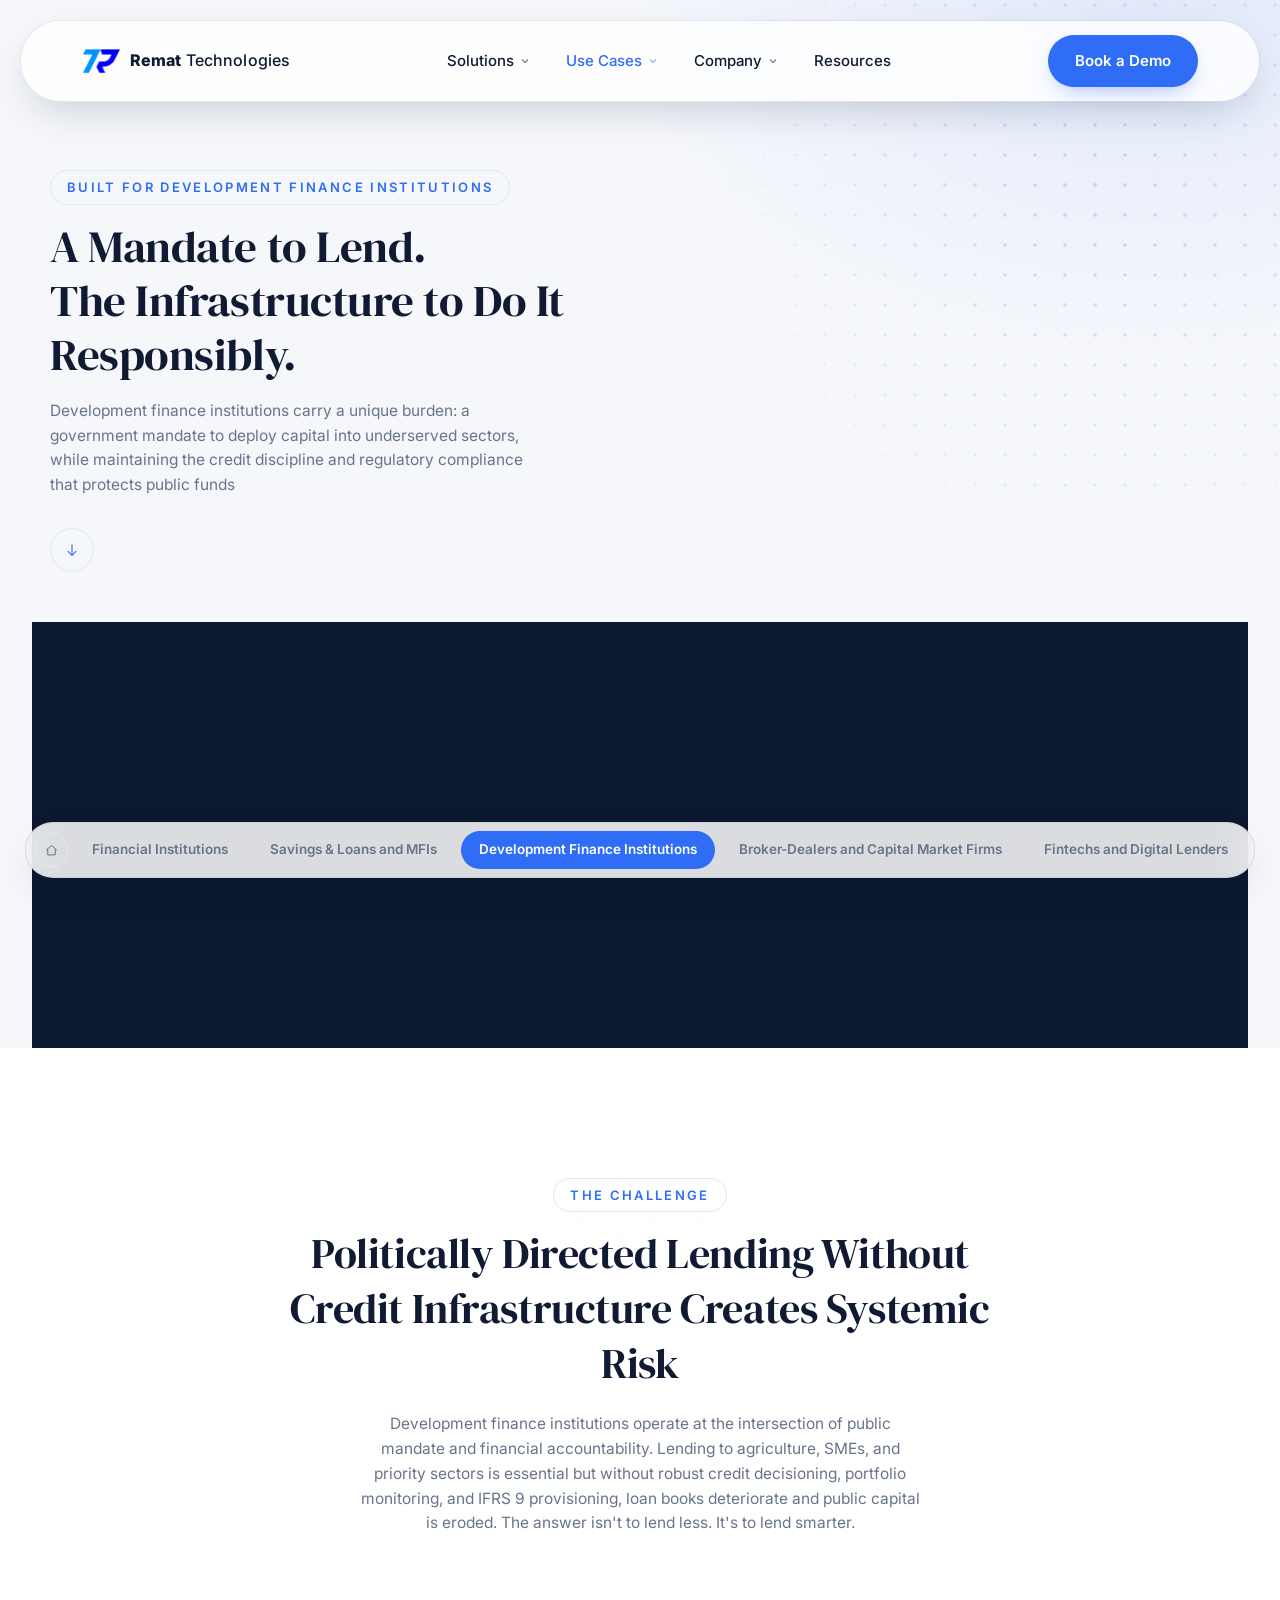
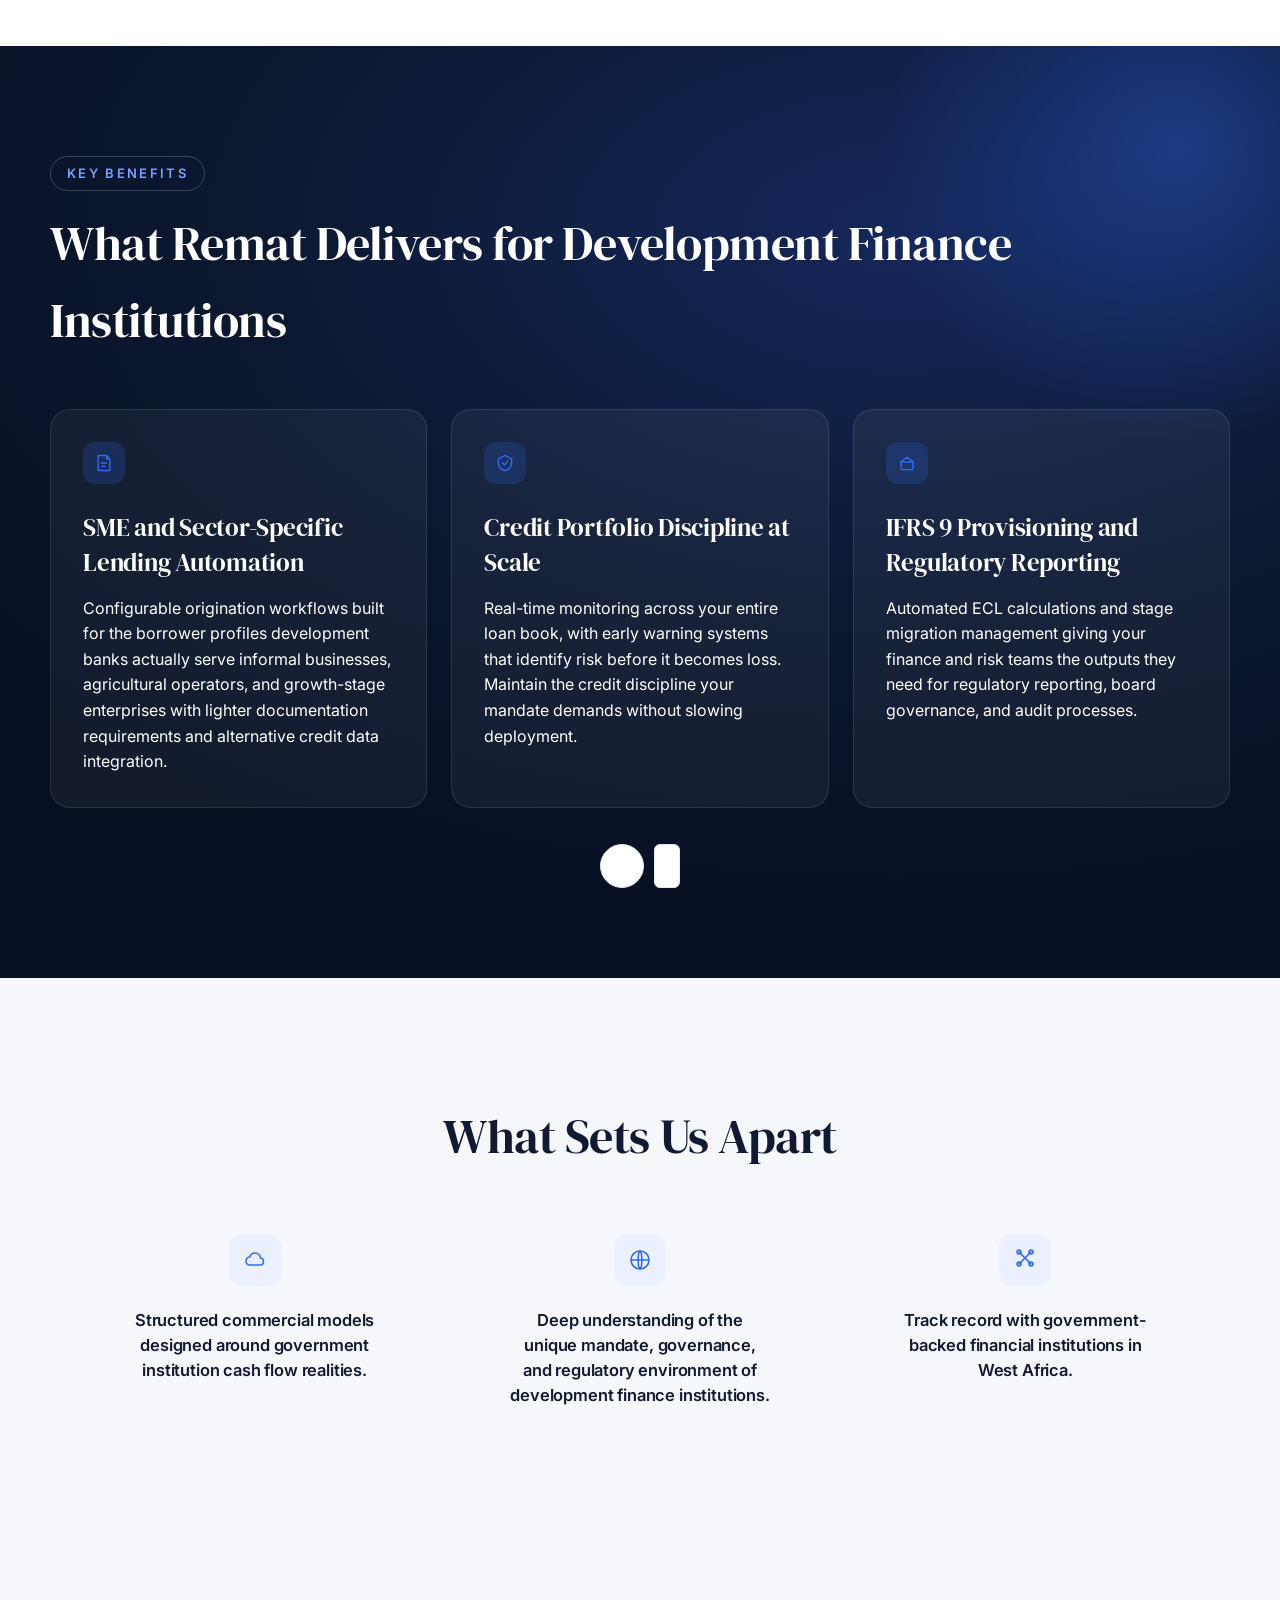
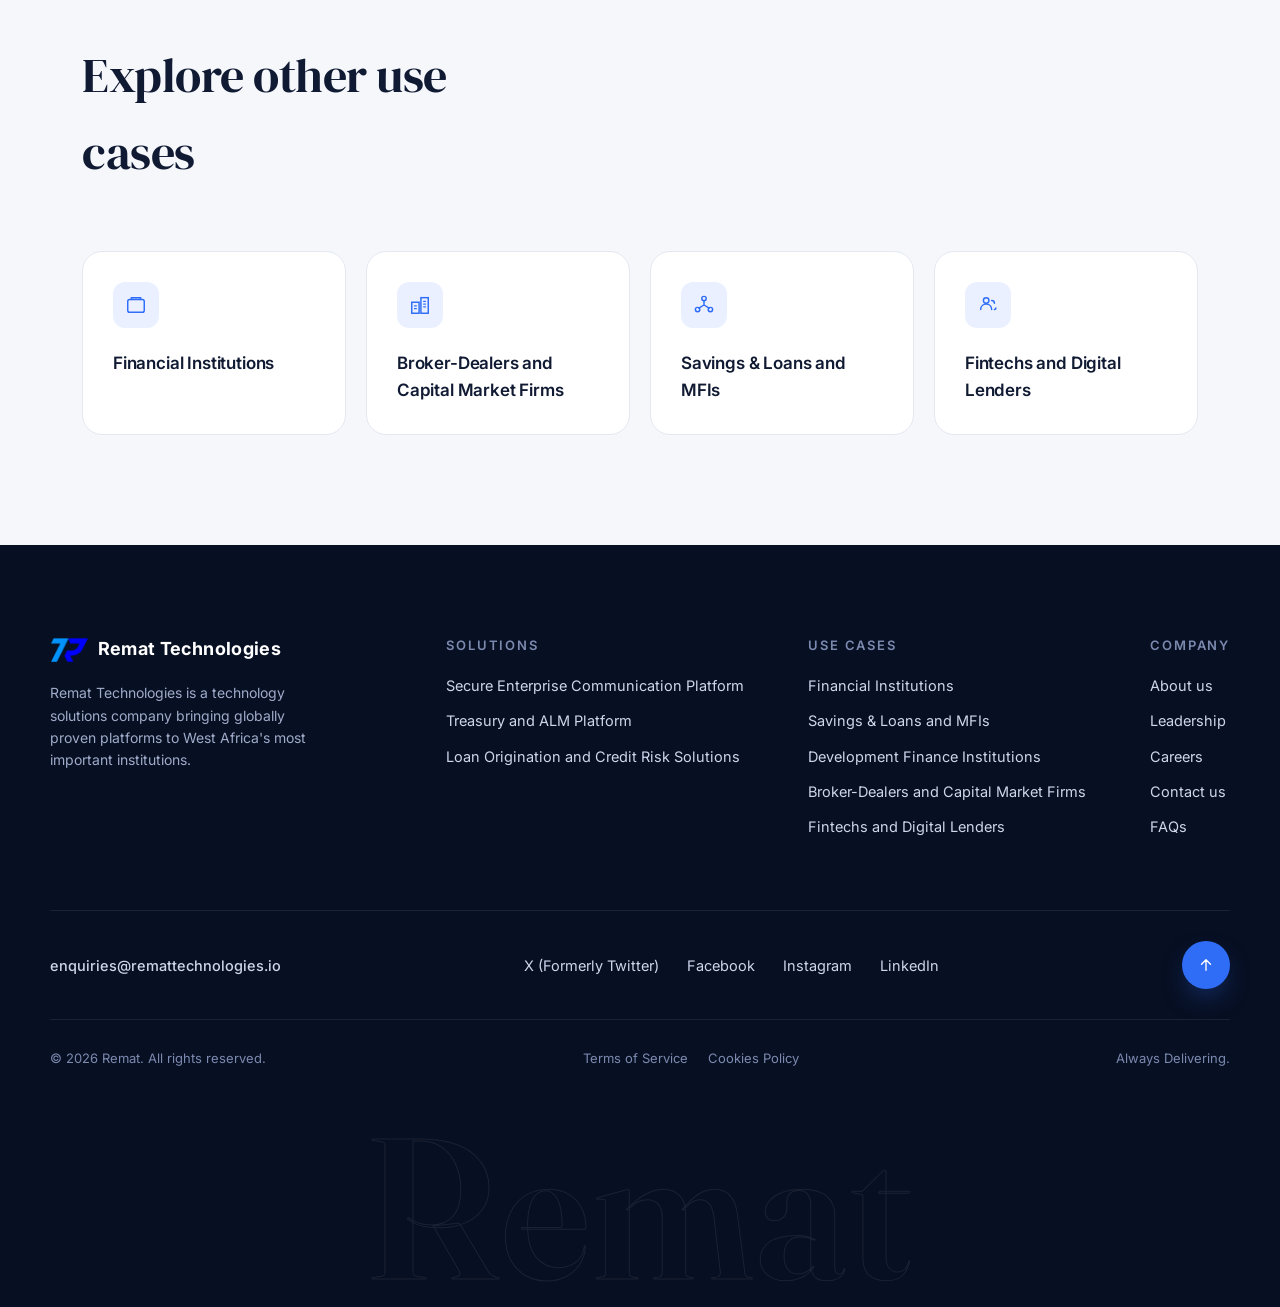
<file: development.html>
<!DOCTYPE html>
<html lang="en">
<head>
<meta charset="UTF-8" />
<meta name="viewport" content="width=device-width, initial-scale=1.0" />
<title>Development Finance Institutions  — Remat Technologies</title>
<link rel="preconnect" href="https://fonts.googleapis.com">
<link rel="preconnect" href="https://fonts.gstatic.com" crossorigin>
<link href="https://fonts.googleapis.com/css2?family=Fraunces:opsz,wght@9..144,300;9..144,400;9..144,500;9..144,600&family=Inter:wght@400;500;600;700&display=swap" rel="stylesheet">
<link href="https://fonts.googleapis.com/css2?family=DM+Serif+Display:ital@0;1&family=Inter:wght@400;500;600;700&family=Manrope:wght@200..800&family=Sora:wght@100..800&family=Space+Grotesk:wght@300..700&display=swap" rel="stylesheet">
<link rel="stylesheet" href="shared.css">
</head>
<body class="uc-page">

<!-- ================= HEADER ================= -->
<header class="nav">
  <div class="nav-inner">
   <a href="index.html" class="logo">
      <img class="mark" src="images/remat-mark.png" alt="Remat Technologies">
      <span class="logo-text"><strong>Remat</strong> Technologies</span>
    </a>

    <ul class="nav-links" id="navLinks">

      <!-- Solutions -->
      <li class="has-dropdown">
        <a href="secure.html" class="nav-parent">Solutions
          <svg class="chevron" viewBox="0 0 10 10" fill="none"><path d="M2 3.5L5 6.5L8 3.5" stroke="currentColor" stroke-width="1.4"/></svg>
        </a>
        <div class="dropdown">
          <a href="secure.html" class="dd-item">
            <span class="dd-icon"><svg viewBox="0 0 20 20" fill="none"><circle cx="10" cy="10" r="7" stroke="currentColor" stroke-width="1.5"/><path d="M10 5v5l3 2" stroke="currentColor" stroke-width="1.5" stroke-linecap="round"/></svg></span>
            <span><strong>Secure Enterprise Communication and Workflow Platform</strong></span>
          </a>
          <a href="treasury.html" class="dd-item">
            <span class="dd-icon"><svg viewBox="0 0 20 20" fill="none"><rect x="3" y="3" width="6" height="6" rx="1.5" stroke="currentColor" stroke-width="1.5"/><rect x="11" y="11" width="6" height="6" rx="1.5" stroke="currentColor" stroke-width="1.5"/><path d="M9 6h3V9" stroke="currentColor" stroke-width="1.5" stroke-linecap="round"/></svg></span>
            <span><strong>Treasury and Asset & Liability Management (ALM) Platform</strong></span>
          </a>
           <a href="Loans.html" class="dd-item">
            <span class="dd-icon"><svg viewBox="0 0 20 20" fill="none"><rect x="3" y="3" width="6" height="6" rx="1.5" stroke="currentColor" stroke-width="1.5"/><rect x="11" y="11" width="6" height="6" rx="1.5" stroke="currentColor" stroke-width="1.5"/><path d="M9 6h3V9" stroke="currentColor" stroke-width="1.5" stroke-linecap="round"/></svg></span>
            <span><strong>Loan Origination and Credit Risk Management  Solutions</strong></span>
          </a>
        </div>
      </li>

      <!-- Use Cases — active on this page -->
      <li class="has-dropdown">
        <a href="development.html" class="nav-parent active">Use Cases
          <svg class="chevron" viewBox="0 0 10 10" fill="none"><path d="M2 3.5L5 6.5L8 3.5" stroke="currentColor" stroke-width="1.4"/></svg>
        </a>
        <div class="dropdown">
          <a href="commercial.html" class="dd-item">
            <span class="dd-icon"><svg viewBox="0 0 20 20" fill="none"><path d="M10 3C6.13 3 3 6.13 3 10s3.13 7 7 7 7-3.13 7-7-3.13-7-7-7z" stroke="currentColor" stroke-width="1.5"/><path d="M10 7v4l2.5 1.5" stroke="currentColor" stroke-width="1.5" stroke-linecap="round"/></svg></span>
            <span><strong>Financial Institutions</strong></span>
          </a>
          <a href="savings.html" class="dd-item">
            <span class="dd-icon"><svg viewBox="0 0 20 20" fill="none"><rect x="3" y="5" width="14" height="10" rx="2" stroke="currentColor" stroke-width="1.5"/><path d="M3 9h14" stroke="currentColor" stroke-width="1.5"/></svg></span>
            <span><strong>Savings & Loans and MFIs</strong></span>
          </a>
          <a href="development.html" class="dd-item">
            <span class="dd-icon"><svg viewBox="0 0 20 20" fill="none"><path d="M10 2L18 6v4c0 4-3.5 7.5-8 8-4.5-.5-8-4-8-8V6l8-4z" stroke="currentColor" stroke-width="1.5" stroke-linejoin="round"/></svg></span>
            <span><strong>Development Finance Institutions</strong></span>
          </a>
          <a href="broker.html" class="dd-item">
            <span class="dd-icon"><svg viewBox="0 0 20 20" fill="none"><rect x="2" y="6" width="16" height="11" rx="2" stroke="currentColor" stroke-width="1.5"/><path d="M6 6V5a4 4 0 018 0v1" stroke="currentColor" stroke-width="1.5"/></svg></span>
            <span><strong>Broker-Dealers and Capital Market Firms </strong></span>
          </a>
          <a href="fintech.html" class="dd-item">
            <span class="dd-icon"><svg viewBox="0 0 20 20" fill="none"><path d="M3 10h14M10 3l7 7-7 7" stroke="currentColor" stroke-width="1.5" stroke-linecap="round" stroke-linejoin="round"/></svg></span>
            <span><strong> Fintechs and Digital Lenders </strong></span>
          </a>
        </div>
      </li>

      <!-- Company -->
      <li class="has-dropdown">
        <a href="about.html" class="nav-parent">Company
          <svg class="chevron" viewBox="0 0 10 10" fill="none"><path d="M2 3.5L5 6.5L8 3.5" stroke="currentColor" stroke-width="1.4"/></svg>
        </a>
        <div class="dropdown">
          <a href="about.html" class="dd-item">
            <span class="dd-icon"><svg viewBox="0 0 20 20" fill="none"><circle cx="10" cy="7" r="3" stroke="currentColor" stroke-width="1.5"/><path d="M4 17c0-3.31 2.69-6 6-6s6 2.69 6 6" stroke="currentColor" stroke-width="1.5" stroke-linecap="round"/></svg></span>
            <span><strong>About</strong><em>Our story and mission</em></span>
          </a>
          <a href="leadership.html" class="dd-item">
            <span class="dd-icon"><svg viewBox="0 0 20 20" fill="none"><path d="M17 21v-2a4 4 0 00-4-4H5a4 4 0 00-4 4v2" stroke="currentColor" stroke-width="1.5" stroke-linecap="round"/><circle cx="9" cy="7" r="4" stroke="currentColor" stroke-width="1.5"/></svg></span>
            <span><strong>Leadership</strong><em>Meet the people behind Remat Technologies</em></span>
          </a>
          <a href="careers.html" class="dd-item">
            <span class="dd-icon"><svg viewBox="0 0 20 20" fill="none"><rect x="3" y="4" width="14" height="12" rx="2" stroke="currentColor" stroke-width="1.5"/><path d="M7 9h6M7 13h4" stroke="currentColor" stroke-width="1.5" stroke-linecap="round"/></svg></span>
            <span><strong>Careers</strong><em>Join the Remat Technologies team</em></span>
          </a>
          <a href="index.html#faq" class="dd-item">
            <span class="dd-icon"><svg viewBox="0 0 20 20" fill="none"><circle cx="10" cy="10" r="7" stroke="currentColor" stroke-width="1.5"/><path d="M10 11V10c1.1 0 2-.9 2-2s-.9-2-2-2-2 .9-2 2" stroke="currentColor" stroke-width="1.5" stroke-linecap="round"/><circle cx="10" cy="14" r=".75" fill="currentColor"/></svg></span>
            <span><strong>FAQs</strong><em>Common questions answered</em></span>
          </a>
          <a href="contact.html" class="dd-item">
            <span class="dd-icon"><svg viewBox="0 0 20 20" fill="none"><path d="M3 5h14v10a2 2 0 01-2 2H5a2 2 0 01-2-2V5z" stroke="currentColor" stroke-width="1.5"/><path d="M3 5l7 6 7-6" stroke="currentColor" stroke-width="1.5" stroke-linejoin="round"/></svg></span>
            <span><strong>Contact Us</strong><em>Get in touch with our team</em></span>
          </a>
        </div>
      </li>

      <!-- Resources -->
      <li><a href="index.html#faq">Resources</a></li>

    </ul>

    <div class="nav-right">
      
      <a href="#" class="btn btn-primary reveal js-open-demo">Book a Demo</a>
      <button class="nav-toggle" id="navToggle" aria-label="Toggle menu">
        <span></span><span></span><span></span>
      </button>
    </div>
  </div>
</header>

<!-- ===== SINGLE STICKY USE-CASE PILL NAV ===== -->
<div class="uc-pill-bar">
  <nav class="uc-pill">
    <a href="index.html" class="uc-home" aria-label="Use cases home">
      <svg viewBox="0 0 24 24" fill="none" stroke="currentColor"><path d="M4 11L12 4L20 11" stroke-width="1.6" stroke-linecap="round" stroke-linejoin="round"/><path d="M6 10V19H18V10" stroke-width="1.6" stroke-linecap="round" stroke-linejoin="round"/></svg>
    </a>
    <a href="commercial.html" class="uc-link">Financial Institutions</a>
    <a href="savings.html" class="uc-link"> Savings & Loans and MFIs </a>
    <a href="development.html" class="uc-link active">Development Finance Institutions </a>
    <a href="broker.html" class="uc-link"> Broker-Dealers and Capital Market Firms</a>
    <a href="fintech.html" class="uc-link">Fintechs and Digital Lenders </a>
  </nav>
</div>

<!-- ================= HERO ================= -->
<section class="uc-hero" id="top">
  <div class="net-field"></div>
  <div class="uc-hero-inner">
    <span class="eyebrow reveal">Built for Development Finance Institutions </span>
    <h1 class="reveal">A Mandate to Lend.<br>The Infrastructure to Do It Responsibly. </h1>
    <p class="reveal">Development finance institutions carry a unique burden: a government mandate to deploy capital into underserved sectors, while maintaining the credit discipline and regulatory compliance that protects public funds </p>
    <a href="#enable" class="scroll-cue reveal" aria-label="Scroll down">
      <svg viewBox="0 0 24 24" fill="none"><path d="M12 4V20M12 20L6 14M12 20L18 14" stroke="currentColor" stroke-width="1.6" stroke-linecap="round" stroke-linejoin="round"/></svg>
    </a>
  </div>

  <div class="city-banner reveal">
    <video class="city-video" autoplay muted loop playsinline preload="auto">
      <source src="assets/video/city.mp4" type="video/mp4">
    </video>
  </div>
</section>

<!-- ================= ENABLE SECURE SCALABLE ================= -->
<section class="enable" id="enable">
  <div class="hex-field"></div>
  <div class="enable-inner">
     <span class="eyebrow reveal">The Challenge </span>
    <h2 class="reveal">Politically Directed Lending Without Credit Infrastructure Creates Systemic Risk</h2>
    <p class="reveal">Development finance institutions operate at the intersection of public mandate and financial accountability. Lending to agriculture, SMEs, and priority sectors is essential but without robust credit decisioning, portfolio monitoring, and IFRS 9 provisioning, loan books deteriorate and public capital is eroded. The answer isn't to lend less. It's to lend smarter. 
</p>
  </div>
</section>

<!-- ================= VALUE WE DELIVER ================= -->
<section class="value-deliver">
  <div class="vd-glow"></div>
  <div class="vd-inner">
    <span class="eyebrow dark reveal">Key Benefits</span>
    <h2 class="reveal">What Remat Delivers for Development Finance Institutions </h2>
    <div class="vd-track">
      <div class="vd-card reveal">
        <div class="icon"><svg viewBox="0 0 24 24" fill="none" stroke="#2f6df6"><path d="M7 3H15L19 7V21H5V3H7Z" stroke-width="1.6" stroke-linejoin="round"/><path d="M15 3V7H19" stroke-width="1.6" stroke-linejoin="round"/><path d="M9 12H15M9 16H13" stroke-width="1.6" stroke-linecap="round"/></svg></div>
        <h3>SME and Sector-Specific Lending Automation</h3>
         <p> Configurable origination workflows built for the borrower profiles development banks actually serve informal businesses, agricultural operators, and growth-stage enterprises with lighter documentation requirements and alternative credit data integration. 
</p>
      </div>
      <div class="vd-card reveal">
        <div class="icon"><svg viewBox="0 0 24 24" fill="none" stroke="#2f6df6"><path d="M12 3L20 7V12C20 16.5 16.5 20.5 12 21C7.5 20.5 4 16.5 4 12V7L12 3Z" stroke-width="1.6" stroke-linejoin="round"/><path d="M9 12L11.5 14.5L15.5 9.5" stroke-width="1.6" stroke-linecap="round" stroke-linejoin="round"/></svg></div>
        <h3>Credit Portfolio Discipline at Scale</h3>
         <p> Real-time monitoring across your entire loan book, with early warning systems that identify risk before it becomes loss. Maintain the credit discipline your mandate demands without slowing deployment.</p>
      </div>
      <div class="vd-card reveal">
        <div class="icon"><svg viewBox="0 0 24 24" fill="none" stroke="#2f6df6"><rect x="5" y="11" width="14" height="9" rx="1.5" stroke-width="1.6"/><path d="M4 11L12 5L20 11" stroke-width="1.6" stroke-linecap="round" stroke-linejoin="round"/></svg></div>
        <h3>IFRS 9 Provisioning and Regulatory Reporting </h3>
         <p>Automated ECL calculations and stage migration management giving your finance and risk teams the outputs they need for regulatory reporting, board governance, and audit processes. </p>
      </div>
    </div>
    <div class="track-nav reveal">
      <button id="vdPrev" aria-label="Previous"></button>
      <button id="vdNext" class="active" aria-label="Next"></button>
    </div>
  </div>
</section>

<!-- ================= ENHANCED SERVICE OFFERING ================= -->
<section class="cost">
  <div class="cost-inner">
    <h2 class="reveal">What Sets Us Apart </h2>
    <div class="cost-grid reveal">
      <div class="cost-item">
        <div class="icon"><svg viewBox="0 0 24 24" fill="none" stroke="#2f6df6"><path d="M7 17H17C19 17 20.5 15.5 20.5 13.5C20.5 11.7 19.2 10.2 17.5 10C17.1 7.2 14.8 5 12 5C9.5 5 7.4 6.7 6.7 9C4.6 9.2 3 11 3 13.2C3 15.3 4.7 17 6.8 17H7Z" stroke-width="1.6" stroke-linejoin="round"/></svg></div>
        <h3>Structured commercial models designed around government institution cash flow realities. 
</h3>
      </div>
      <div class="cost-item">
        <div class="icon"><svg viewBox="0 0 24 24" fill="none" stroke="#2f6df6"><circle cx="12" cy="12" r="9" stroke-width="1.6"/><path d="M3 12H21M12 3C14.5 5.5 14.5 18.5 12 21C9.5 18.5 9.5 5.5 12 3Z" stroke-width="1.6"/></svg></div>
        <h3> Deep understanding of the unique mandate, governance, and regulatory environment of development finance institutions. 
</h3>
      </div>
      <div class="cost-item">
        <div class="icon"><svg viewBox="0 0 24 24" fill="none" stroke="#2f6df6"><path d="M6 4L18 16M6 16L18 4" stroke-width="1.6" stroke-linecap="round"/><circle cx="6" cy="4" r="2" stroke-width="1.6"/><circle cx="18" cy="16" r="2" stroke-width="1.6"/><circle cx="18" cy="4" r="2" stroke-width="1.6"/><circle cx="6" cy="16" r="2" stroke-width="1.6"/></svg></div>
        <h3> Track record with government-backed financial institutions in West Africa. </h3>
      </div>
    </div>
    </div>
  </div>
</section>

<!-- ================= EXPLORE OTHER USE CASES ================= -->
<section class="other-uc">
  <h2 class="reveal">Explore other use<br>cases</h2>
  <div class="other-grid">
    <a href="commercial.html" class="other-card reveal">
      <div class="icon"><svg viewBox="0 0 24 24" fill="none" stroke="#2f6df6"><rect x="3" y="6" width="18" height="14" rx="2" stroke-width="1.6"/><path d="M7 6V4H17V6" stroke-width="1.6" stroke-linecap="round"/></svg></div>
      <h3>Financial Institutions </h3>
    </a>
    <a href="broker.html" class="other-card reveal">
      <div class="icon"><svg viewBox="0 0 24 24" fill="none" stroke="#2f6df6"><rect x="3" y="9" width="8" height="12" stroke-width="1.6"/><rect x="13" y="4" width="8" height="17" stroke-width="1.6"/><path d="M6 13H8M6 16H8M16 8H18M16 11H18M16 14H18" stroke-width="1.4" stroke-linecap="round"/></svg></div>
      <h3>Broker-Dealers and Capital Market Firms</h3>
    </a>
    <a href="savings.html" class="other-card reveal">
      <div class="icon"><svg viewBox="0 0 24 24" fill="none" stroke="#2f6df6"><circle cx="12" cy="5" r="2.4" stroke-width="1.6"/><circle cx="5" cy="17" r="2.4" stroke-width="1.6"/><circle cx="19" cy="17" r="2.4" stroke-width="1.6"/><path d="M12 7.4V12M12 12L6.3 15.5M12 12L17.7 15.5" stroke-width="1.6" stroke-linecap="round"/></svg></div>
      <h3> Savings & Loans and MFIs </h3>
    </a>
    <a href="fintech.html" class="other-card reveal">
      <div class="icon"><svg viewBox="0 0 24 24" fill="none" stroke="#2f6df6"><path d="M4 17C4 13 7 11 10 11C13 11 16 13 16 17" stroke-width="1.6" stroke-linecap="round"/><circle cx="10" cy="7" r="3" stroke-width="1.6"/><path d="M16 7C17.5 7 19 8 19 10M19 17C19.6 17 20.6 16.6 20.6 15.3" stroke-width="1.6" stroke-linecap="round"/></svg></div>
      <h3>Fintechs and Digital Lenders </h3>
    </a>
  </div>
</section>


<!-- ================= FOOTER ================= -->
<footer class="footer">
  <div class="footer-inner">
    <div>
      <a href="#top" class="footer-brand">
       <a href="index.html" class="logo">
      <img class="mark" src="images/remat-mark.png" alt="Remat Technologies">
        Remat Technologies
    </a>
      <p class="footer-blurb">Remat Technologies is a technology solutions company bringing globally proven platforms to West Africa's most important institutions. 
      </p>
    </div>
    <div class="footer-cols">
       <div class="footer-col">
        <h4>Solutions</h4>
        <a href="secure.html">Secure Enterprise Communication Platform</a>
        <a href="treasury.html">Treasury and ALM Platform </a>
        <a href="Loans.html">Loan Origination and Credit Risk Solutions</a>
      </div>
      <div class="footer-col">
        <h4>Use Cases</h4>
        <a href="commercial.html">Financial Institutions</a>
        <a href="savings.html">Savings & Loans and MFIs</a>
        <a href="development.html">Development Finance Institutions</a>
        <a href="broker.html">Broker-Dealers and Capital Market Firms </a>
        <a href="fintech.html">Fintechs and Digital Lenders </a>
      </div>
      <div class="footer-col">
        <h4>Company</h4>
        <a href="about.html">About us</a>
        <a href="leadership.html">Leadership</a>
        <a href="careers.html">Careers</a>
        <a href="contact.html">Contact us</a>
        <a href="index.html#faq"> FAQs </a>
      </div>
    </div>
  </div>
<div class="footer-mid">
    <span class="footer-email">enquiries@remattechnologies.io</span>
    <div class="footer-social">
      <a href="#">X (Formerly Twitter)</a>
      <a href="#">Facebook</a>
      <a href="#">Instagram</a>
      <a href="#">LinkedIn</a>
    </div>
    <button id="backToTop" class="back-to-top" aria-label="Back to top">
      <svg viewBox="0 0 24 24" fill="none"><path d="M12 19V5M12 5L6 11M12 5L18 11" stroke="currentColor" stroke-width="1.8" stroke-linecap="round" stroke-linejoin="round"/></svg>
    </button>
  </div>
  <div class="footer-bottom">
    <span>© 2026 Remat. All rights reserved.</span>
     <span class="footer-legal"><a href="#">Terms of Service</a><a href="#">Cookies Policy</a></span>
    <span>Always Delivering.</span>
  </div>

  <div class="footer-bigtext">Remat</div>
</footer>

<!-- ================= REQUEST A DEMO DRAWER ================= -->
<div class="rdm-overlay" id="rdmOverlay">
  <aside class="rdm-drawer" id="rdmDrawer" role="dialog" aria-modal="true" aria-labelledby="rdmTitle">
    <div class="rdm-head">
      <h2 class="rdm-title" id="rdmTitle">See how it works for your business</h2>
      <button class="rdm-close" id="rdmClose" aria-label="Close">
        <svg viewBox="0 0 14 14" fill="none"><path d="M1 1L13 13M13 1L1 13" stroke="currentColor" stroke-width="1.6" stroke-linecap="round"/></svg>
      </button>
    </div>
    <p class="rdm-sub">Fill out the form and our team will be in touch to schedule a demo that fits your use case.</p>

    <form class="rdm-form" id="rdmForm">
      <div class="rdm-field">
        <label class="rdm-label" for="rdmEmail">Email Address <span class="rdm-req">*</span></label>
        <input class="rdm-input" type="email" id="rdmEmail" placeholder="Work email address" required>
      </div>

      <div class="rdm-field">
        <label class="rdm-label" for="rdmFirst">First Name <span class="rdm-req">*</span></label>
        <input class="rdm-input" type="text" id="rdmFirst" placeholder="Enter your first name" required>
      </div>

      <div class="rdm-field">
        <label class="rdm-label" for="rdmLast">Last Name <span class="rdm-req">*</span></label>
        <input class="rdm-input" type="text" id="rdmLast" placeholder="Enter your last name" required>
      </div>

      <div class="rdm-field">
        <label class="rdm-label" for="rdmLast">Institution <span class="rdm-req">*</span></label>
        <input class="rdm-input" type="text" id="rdmLast" placeholder="Your Company/Institution" required>
      </div>

      <div class="rdm-field">
        <label class="rdm-label" for="rdmPhone">Phone Number</label>
        <div class="rdm-phone">
          <div class="rdm-phone-code-wrap">
            <select class="rdm-phone-code" id="rdmPhoneCode">
              <option value="234">(+234)</option>
              <option value="233">(+233)</option>
              <option value="254">(+254)</option>
              <option value="27">(+27)</option>
              <option value="20">(+20)</option>
              <option value="44">(+44)</option>
              <option value="1">(+1)</option>
            </select>
            <svg class="rdm-chevron" viewBox="0 0 10 10" fill="none"><path d="M2 3.5L5 6.5L8 3.5" stroke="currentColor" stroke-width="1.4"/></svg>
          </div>
          <input class="rdm-input rdm-phone-input" type="tel" id="rdmPhone" placeholder="Enter mobile number">
        </div>
      </div>

      <div class="rdm-field">
        <label class="rdm-label" for="rdmCountry">Country <span class="rdm-req">*</span></label>
        <div class="rdm-select-wrap">
          <select class="rdm-select" id="rdmCountry" required defaultValue="">
            <option value="" disabled selected>Select your country</option>
            <option>Ghana</option>
            <option>Nigeria</option>
            <option>Kenya</option>
            <option>South Africa</option>
            <option>Egypt</option>
            <option>United Kingdom</option>
            <option>United States</option>
            <option>Other</option>
          </select>
          <svg class="rdm-chevron" viewBox="0 0 10 10" fill="none"><path d="M2 3.5L5 6.5L8 3.5" stroke="currentColor" stroke-width="1.4"/></svg>
        </div>
      </div>
   <div class="rdm-field">
        <label class="rdm-label" for="rdmMessage">Message</label>
        <textarea class="rdm-input" id="rdmMessage" rows="4" placeholder="Tell us a bit about what you're looking for"></textarea>
      </div>

      <button type="submit" class="btn btn-primary rdm-cta">Submit Request <span class="gs-dot"></span></button>
    </form>
  </aside>
</div>

<script src="shared.js"></script>
<script>
// ---------- contact form → Web3Forms submission ----------
// Setup required (one-time, free, no credit card): https://web3forms.com
// 1. Enter enquiries@remattechnologies.io on their homepage → they email you an Access Key (no account/login needed)
// 2. Replace the placeholder below with that key
(function () {
  const WEB3FORMS_ACCESS_KEY = '611b8464-d8d4-4643-85bb-7ccd4c9a83e8';

  const form = document.getElementById('ctForm');
  if (!form) return;

  const submitBtn = document.getElementById('ctSubmitBtn');
  const statusEl  = document.getElementById('ctFormStatus');

  form.addEventListener('submit', function (e) {
    e.preventDefault();

    if (!form.checkValidity()) {
      form.reportValidity();
      return;
    }

    const checkedService = form.querySelector('input[name="ct-service"]:checked');
    const serviceText = checkedService
      ? checkedService.closest('.ct-radio').textContent.trim().replace(/\s+/g, ' ')
      : 'Not specified';

    const payload = {
      access_key: WEB3FORMS_ACCESS_KEY,
      subject: 'New enquiry from Remat contact form',
      from_name: document.getElementById('ctFullName').value.trim() || 'Website visitor',
      service_interest: serviceText,
      full_name:   document.getElementById('ctFullName').value.trim(),
      institution: document.getElementById('ctInstitution').value.trim(),
      role:        document.getElementById('ctRole').value.trim(),
      email:       document.getElementById('ctEmail').value.trim(),
      phone:       document.getElementById('ctPhoneCode').value + ' ' + document.getElementById('ctPhone').value.trim(),
      message:     document.getElementById('ctMessage').value.trim() || '(none provided)'
    };

    submitBtn.disabled = true;
    submitBtn.style.opacity = '0.6';
    statusEl.style.color = 'var(--gray)';
    statusEl.textContent = 'Sending…';

    fetch('https://api.web3forms.com/submit', {
      method: 'POST',
      headers: { 'Content-Type': 'application/json', Accept: 'application/json' },
      body: JSON.stringify(payload)
    })
      .then(function (res) { return res.json(); })
      .then(function (result) {
        if (result.success) {
          statusEl.style.color = 'var(--teal)';
          statusEl.textContent = "Message sent — we'll be in touch shortly!";
          form.reset();
        } else {
          throw new Error(result.message || 'Submission failed');
        }
      })
      .catch(function (err) {
        statusEl.style.color = '#e0483e';
        statusEl.textContent = "Something went wrong — please email us directly at enquiries@remattechnologies.io";
        console.error('Web3Forms error:', err);
      })
      .finally(function () {
        submitBtn.disabled = false;
        submitBtn.style.opacity = '';
      });
  });
})();

// Self-contained reveal — no dependency on shared.js timing
(function(){
  const els = document.querySelectorAll('.ct-reveal');
  const obs = new IntersectionObserver(entries => {
    entries.forEach(e => { if(e.isIntersecting){ e.target.classList.add('in'); obs.unobserve(e.target); } });
  }, { threshold: 0.1 });
  els.forEach(el => obs.observe(el));
  // Fallback: reveal everything after 1s if observer hasn't fired
  setTimeout(() => els.forEach(el => el.classList.add('in')), 1000);
})();
</script>
</body>
</html>
</file>
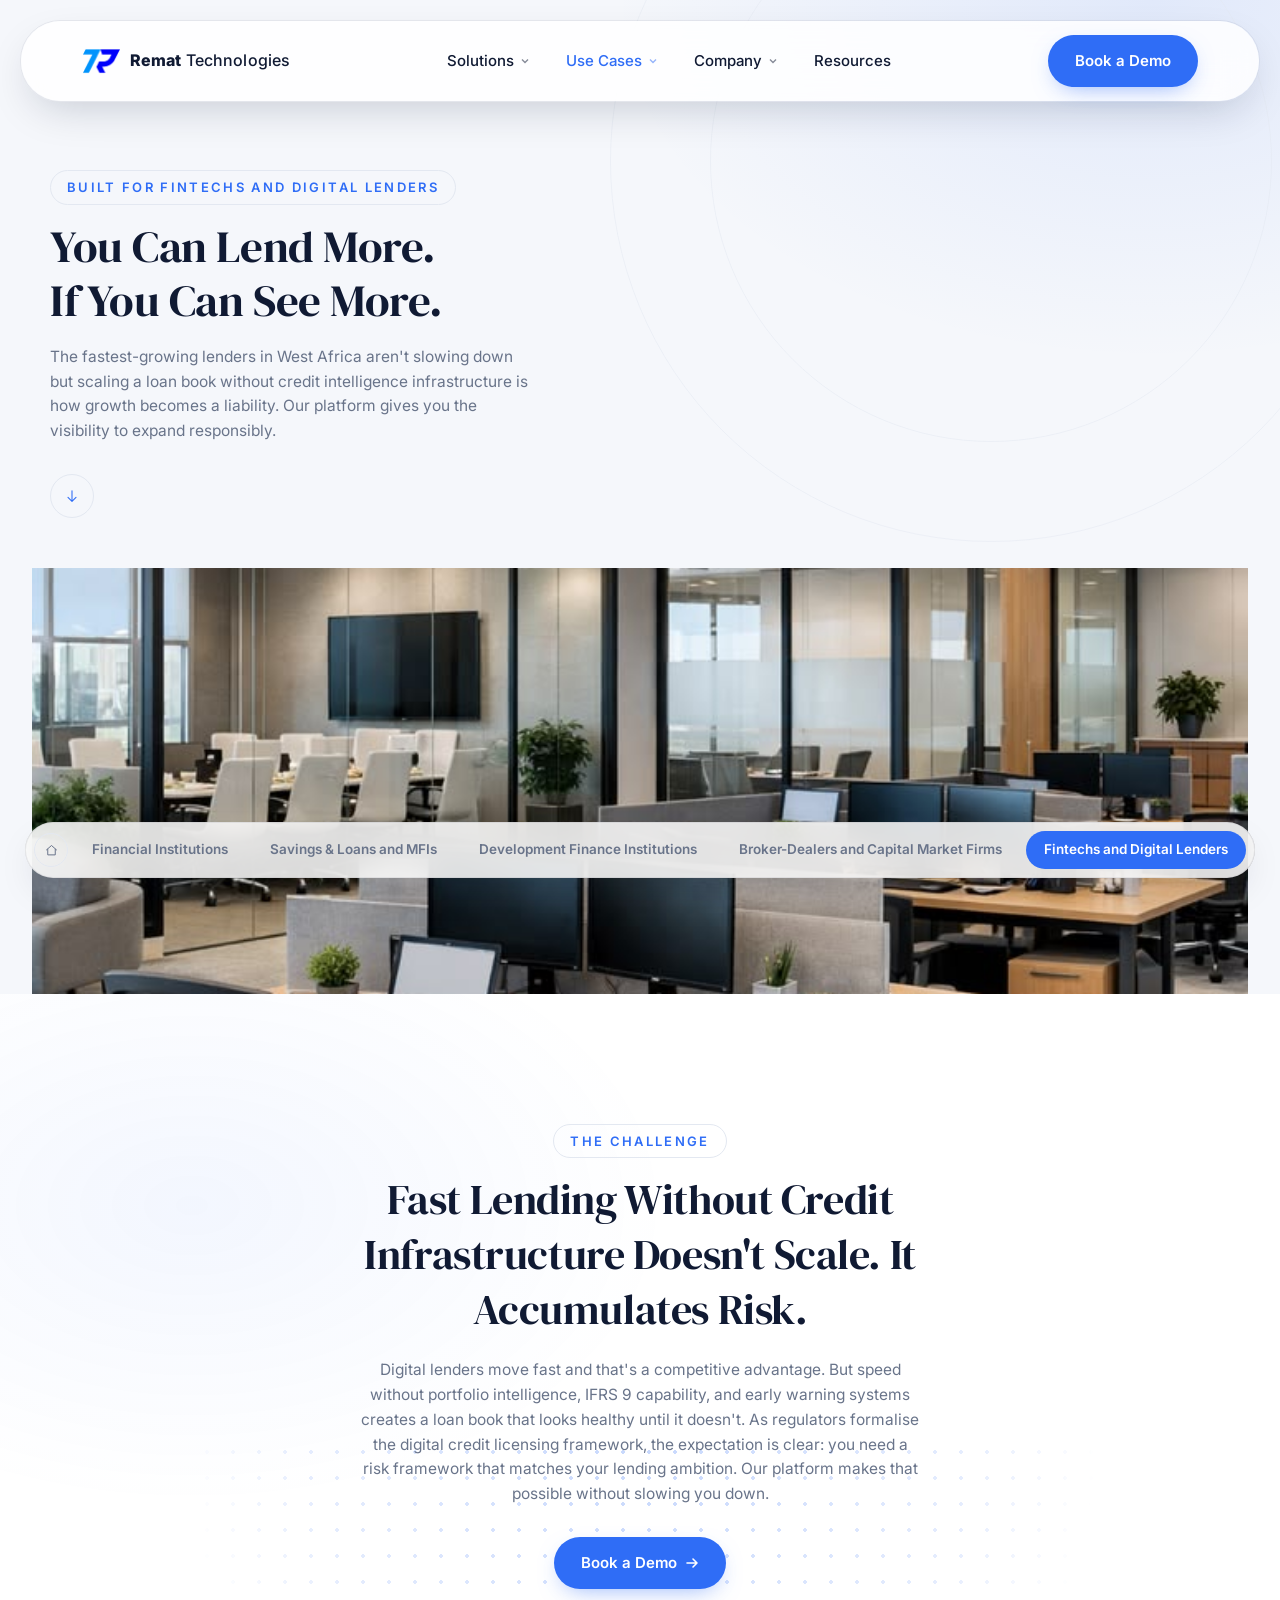
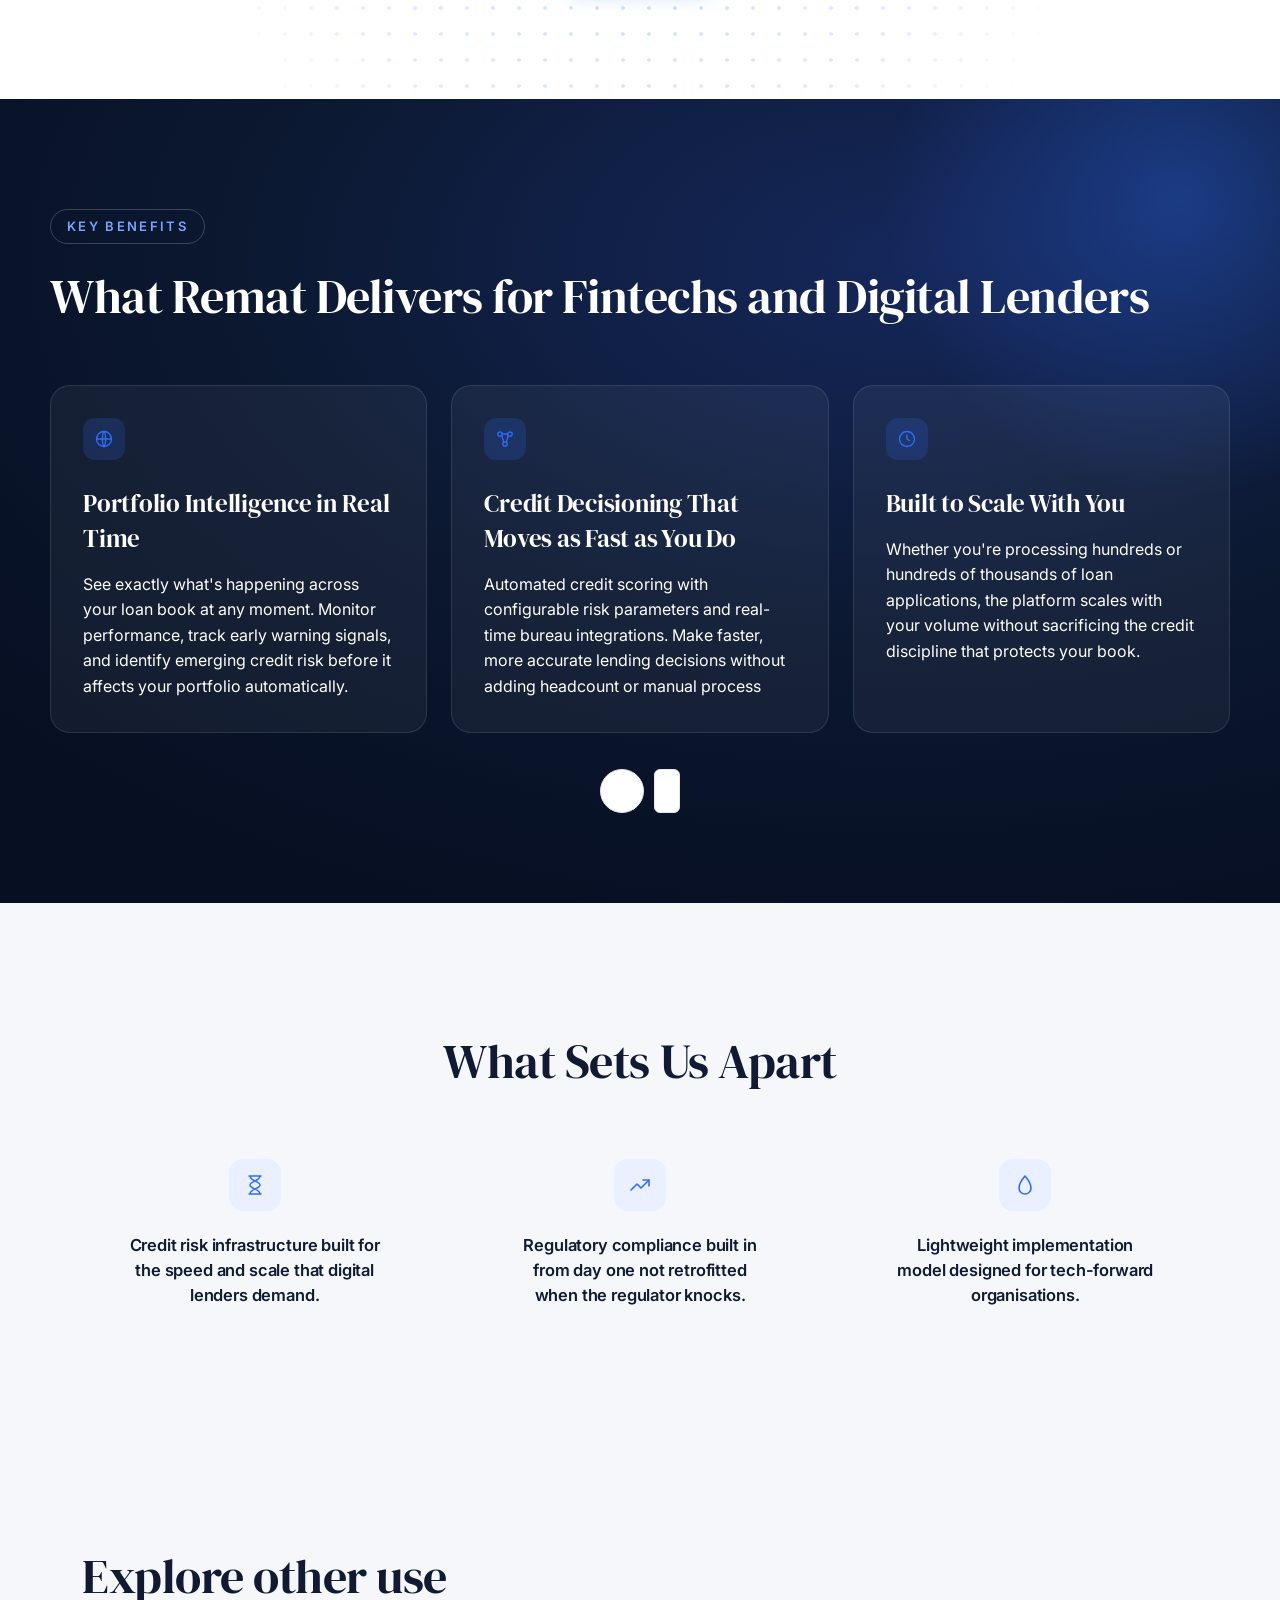
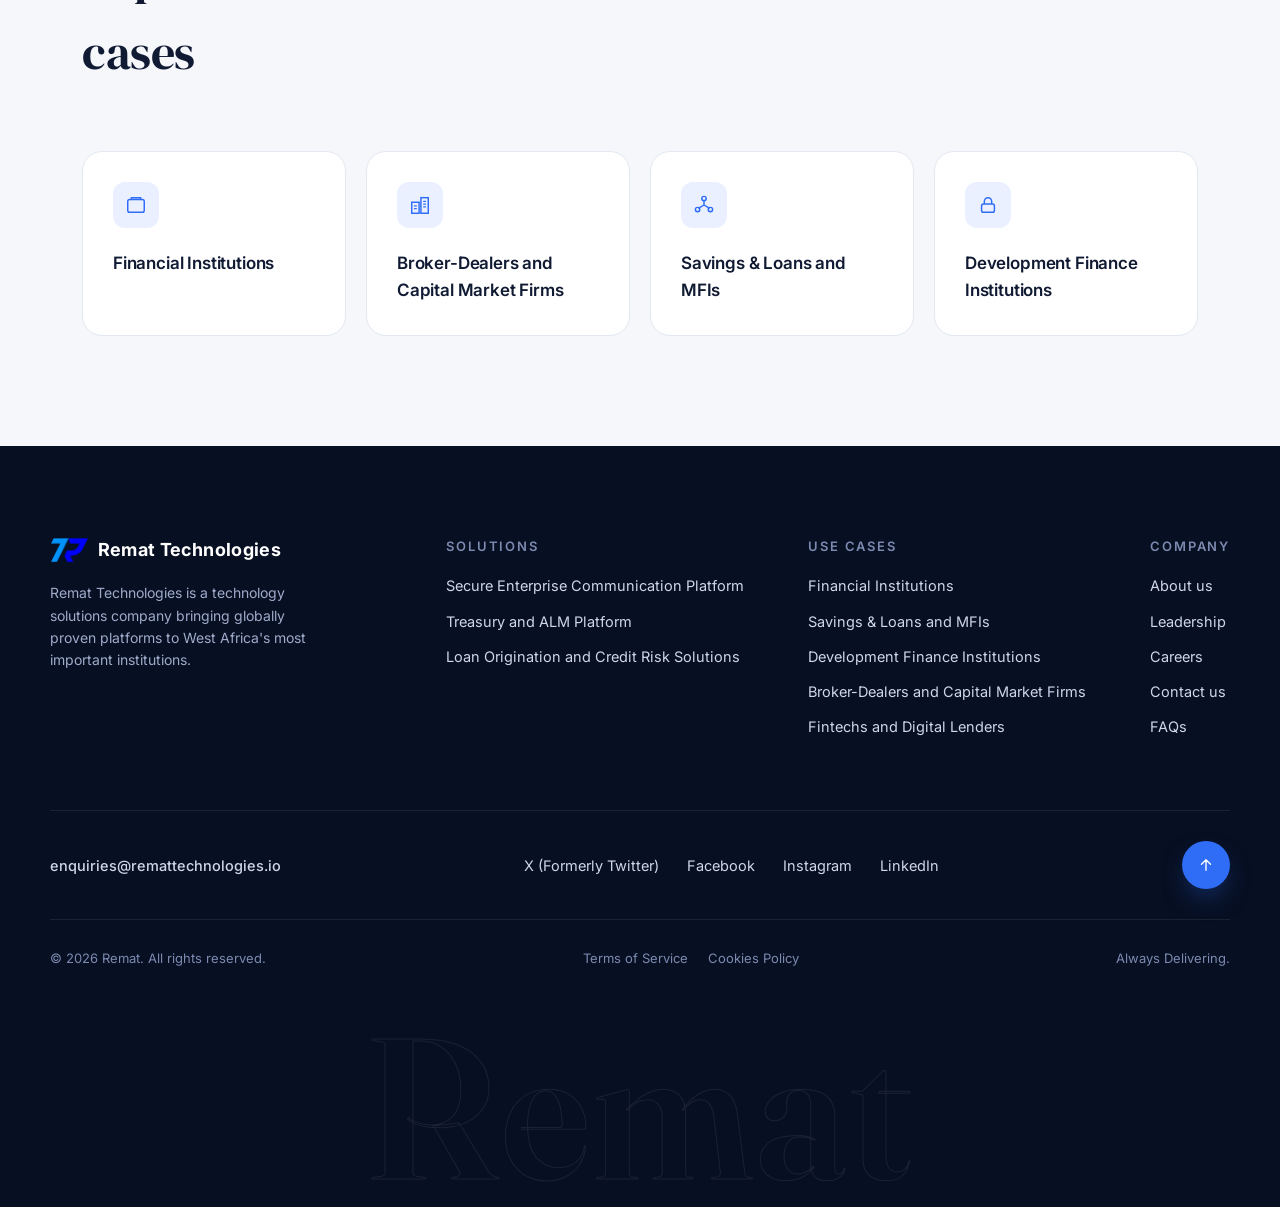
<file: fintech.html>
<!DOCTYPE html>
<html lang="en">
<head>
<meta charset="UTF-8"/>
<meta name="viewport" content="width=device-width, initial-scale=1.0"/>
<title>Fintechs and Digital Lenders  — Remat Technologies</title>
<link rel="preconnect" href="https://fonts.googleapis.com">
<link rel="preconnect" href="https://fonts.gstatic.com" crossorigin>
<link href="https://fonts.googleapis.com/css2?family=Fraunces:opsz,wght@9..144,300;9..144,400;9..144,500;9..144,600&family=Inter:wght@400;500;600;700&display=swap" rel="stylesheet">
<link href="https://fonts.googleapis.com/css2?family=DM+Serif+Display:ital@0;1&family=Inter:wght@400;500;600;700&family=Manrope:wght@200..800&family=Sora:wght@100..800&family=Space+Grotesk:wght@300..700&display=swap" rel="stylesheet">
<link rel="stylesheet" href="shared.css">
</head>
<body class="uc-page">

<!-- ================= HEADER ================= -->
<header class="nav">
  <div class="nav-inner">
    <a href="index.html" class="logo">
      <img class="mark" src="images/remat-mark.png" alt="Remat Technologies">
      <span class="logo-text"><strong>Remat</strong> Technologies</span>
    </a>

    <ul class="nav-links" id="navLinks">

      <!-- Solutions -->
      <li class="has-dropdown">
        <a href="secure.html" class="nav-parent">Solutions
          <svg class="chevron" viewBox="0 0 10 10" fill="none"><path d="M2 3.5L5 6.5L8 3.5" stroke="currentColor" stroke-width="1.4"/></svg>
        </a>
        <div class="dropdown">
          <a href="secure.html" class="dd-item">
            <span class="dd-icon"><svg viewBox="0 0 20 20" fill="none"><circle cx="10" cy="10" r="7" stroke="currentColor" stroke-width="1.5"/><path d="M10 5v5l3 2" stroke="currentColor" stroke-width="1.5" stroke-linecap="round"/></svg></span>
            <span><strong>Secure Enterprise Communication and Workflow Platform </strong></span>
          </a>
          <a href="treasury.html" class="dd-item">
            <span class="dd-icon"><svg viewBox="0 0 20 20" fill="none"><rect x="3" y="3" width="6" height="6" rx="1.5" stroke="currentColor" stroke-width="1.5"/><rect x="11" y="11" width="6" height="6" rx="1.5" stroke="currentColor" stroke-width="1.5"/><path d="M9 6h3V9" stroke="currentColor" stroke-width="1.5" stroke-linecap="round"/></svg></span>
            <span><strong>Treasury and Asset & Liability Management (ALM) Platform</strong></span>
          </a>
           <a href="Loans.html" class="dd-item">
            <span class="dd-icon"><svg viewBox="0 0 20 20" fill="none"><rect x="3" y="3" width="6" height="6" rx="1.5" stroke="currentColor" stroke-width="1.5"/><rect x="11" y="11" width="6" height="6" rx="1.5" stroke="currentColor" stroke-width="1.5"/><path d="M9 6h3V9" stroke="currentColor" stroke-width="1.5" stroke-linecap="round"/></svg></span>
            <span><strong>Loan Origination and Credit Risk Management  Solutions</strong></span>
          </a>
        </div>
      </li>

      <!-- Use Cases — active -->
      <li class="has-dropdown">
        <a href="fintech.html" class="nav-parent active">Use Cases
          <svg class="chevron" viewBox="0 0 10 10" fill="none"><path d="M2 3.5L5 6.5L8 3.5" stroke="currentColor" stroke-width="1.4"/></svg>
        </a>
        <div class="dropdown">
          <a href="commercial.html" class="dd-item">
            <span class="dd-icon"><svg viewBox="0 0 20 20" fill="none"><path d="M10 3C6.13 3 3 6.13 3 10s3.13 7 7 7 7-3.13 7-7-3.13-7-7-7z" stroke="currentColor" stroke-width="1.5"/><path d="M10 7v4l2.5 1.5" stroke="currentColor" stroke-width="1.5" stroke-linecap="round"/></svg></span>
            <span><strong>financial institutions </strong></span>
          </a>
          <a href="savings.html" class="dd-item">
            <span class="dd-icon"><svg viewBox="0 0 20 20" fill="none"><rect x="3" y="5" width="14" height="10" rx="2" stroke="currentColor" stroke-width="1.5"/><path d="M3 9h14" stroke="currentColor" stroke-width="1.5"/></svg></span>
            <span><strong> Savings & Loans and MFIs </strong></span>
          </a>
          <a href="development.html" class="dd-item">
            <span class="dd-icon"><svg viewBox="0 0 20 20" fill="none"><path d="M10 2L18 6v4c0 4-3.5 7.5-8 8-4.5-.5-8-4-8-8V6l8-4z" stroke="currentColor" stroke-width="1.5" stroke-linejoin="round"/></svg></span>
            <span><strong>Development Finance Institutions </strong></span>
          </a>
          <a href="broker.html" class="dd-item">
            <span class="dd-icon"><svg viewBox="0 0 20 20" fill="none"><rect x="2" y="6" width="16" height="11" rx="2" stroke="currentColor" stroke-width="1.5"/><path d="M6 6V5a4 4 0 018 0v1" stroke="currentColor" stroke-width="1.5"/></svg></span>
            <span><strong>Broker-Dealers and Capital Market Firms</strong></span>
          </a>
          <a href="fintech.html" class="dd-item">
            <span class="dd-icon"><svg viewBox="0 0 20 20" fill="none"><path d="M3 10h14M10 3l7 7-7 7" stroke="currentColor" stroke-width="1.5" stroke-linecap="round" stroke-linejoin="round"/></svg></span>
            <span><strong>Fintechs and Digital Lenders </strong></span>
          </a>
        </div>
      </li>

      <!-- Company -->
      <li class="has-dropdown">
        <a href="about.html" class="nav-parent">Company
          <svg class="chevron" viewBox="0 0 10 10" fill="none"><path d="M2 3.5L5 6.5L8 3.5" stroke="currentColor" stroke-width="1.4"/></svg>
        </a>
        <div class="dropdown">
          <a href="about.html" class="dd-item">
            <span class="dd-icon"><svg viewBox="0 0 20 20" fill="none"><circle cx="10" cy="7" r="3" stroke="currentColor" stroke-width="1.5"/><path d="M4 17c0-3.31 2.69-6 6-6s6 2.69 6 6" stroke="currentColor" stroke-width="1.5" stroke-linecap="round"/></svg></span>
            <span><strong>About</strong><em>Our story and mission</em></span>
          </a>
          <a href="leadership.html" class="dd-item">
            <span class="dd-icon"><svg viewBox="0 0 20 20" fill="none"><path d="M17 21v-2a4 4 0 00-4-4H5a4 4 0 00-4 4v2" stroke="currentColor" stroke-width="1.5" stroke-linecap="round"/><circle cx="9" cy="7" r="4" stroke="currentColor" stroke-width="1.5"/></svg></span>
            <span><strong>Leadership</strong><em>Meet the people behind Remat Technologies</em></span>
          </a>
          <a href="careers.html" class="dd-item">
            <span class="dd-icon"><svg viewBox="0 0 20 20" fill="none"><rect x="3" y="4" width="14" height="12" rx="2" stroke="currentColor" stroke-width="1.5"/><path d="M7 9h6M7 13h4" stroke="currentColor" stroke-width="1.5" stroke-linecap="round"/></svg></span>
            <span><strong>Careers</strong><em>Join the Remat Technologies team</em></span>
          </a>
          <a href="index.html#faq" class="dd-item">
            <span class="dd-icon"><svg viewBox="0 0 20 20" fill="none"><circle cx="10" cy="10" r="7" stroke="currentColor" stroke-width="1.5"/><path d="M10 11V10c1.1 0 2-.9 2-2s-.9-2-2-2-2 .9-2 2" stroke="currentColor" stroke-width="1.5" stroke-linecap="round"/><circle cx="10" cy="14" r=".75" fill="currentColor"/></svg></span>
            <span><strong>FAQs</strong><em>Common questions answered</em></span>
          </a>
          <a href="contact.html" class="dd-item">
            <span class="dd-icon"><svg viewBox="0 0 20 20" fill="none"><path d="M3 5h14v10a2 2 0 01-2 2H5a2 2 0 01-2-2V5z" stroke="currentColor" stroke-width="1.5"/><path d="M3 5l7 6 7-6" stroke="currentColor" stroke-width="1.5" stroke-linejoin="round"/></svg></span>
            <span><strong>Contact Us</strong><em>Get in touch with our team</em></span>
          </a>
        </div>
      </li>

      <li><a href="index.html#faq">Resources</a></li>
    </ul>

    <div class="nav-right">
      
      <a href="#" class="btn btn-primary reveal js-open-demo">Book a Demo</a>
      <button class="nav-toggle" id="navToggle" aria-label="Toggle menu">
        <span></span><span></span><span></span>
      </button>
    </div>
  </div>
</header>

<!-- ===== SINGLE STICKY USE-CASE PILL NAV ===== -->
<div class="uc-pill-bar">
  <nav class="uc-pill">
    <a href="index.html" class="uc-home" aria-label="Use cases home">
      <svg viewBox="0 0 24 24" fill="none" stroke="currentColor"><path d="M4 11L12 4L20 11" stroke-width="1.6" stroke-linecap="round" stroke-linejoin="round"/><path d="M6 10V19H18V10" stroke-width="1.6" stroke-linecap="round" stroke-linejoin="round"/></svg>
    </a>
     <a href="commercial.html" class="uc-link">Financial Institutions</a>
    <a href="savings.html" class="uc-link"> Savings & Loans and MFIs </a>
    <a href="development.html" class="uc-link">Development Finance Institutions </a>
    <a href="broker.html" class="uc-link"> Broker-Dealers and Capital Market Firms</a>
    <a href="fintech.html" class="uc-link active">Fintechs and Digital Lenders </a>
  </nav>
</div>

<!-- ================= HERO ================= -->
<section class="uc-hero" id="top">
  <div class="arc-deco"></div>
  <div class="uc-hero-inner">
    <span class="eyebrow reveal">Built for Fintechs and Digital Lenders </span>
    <h1 class="reveal">You Can Lend More.<br>If You Can See More. </h1>
    <p class="reveal">The fastest-growing lenders in West Africa aren't slowing down but scaling a loan book without credit intelligence infrastructure is how growth becomes a liability. Our platform gives you the visibility to expand responsibly. </p>
    <a href="#empower" class="scroll-cue reveal" aria-label="Scroll down">
      <svg viewBox="0 0 24 24" fill="none"><path d="M12 4V20M12 20L6 14M12 20L18 14" stroke="currentColor" stroke-width="1.6" stroke-linecap="round" stroke-linejoin="round"/></svg>
    </a>
  </div>

  <div class="desk-banner reveal">
    <img class="desk-photo" src="images/fintech-office.jpg" alt="Modern open-plan office workspace">
  </div>
</section>

<!-- ================= EMPOWERING REMITTANCE ================= -->
<section class="empower" id="empower">
  <div class="rays-deco"></div>
  <div class="empower-inner">
     <span class="eyebrow reveal">The Challenge</span>
    <h2 class="reveal"> Fast Lending Without Credit Infrastructure Doesn't Scale. It Accumulates Risk.</h2>
    <p class="reveal">Digital lenders move fast and that's a competitive advantage. But speed without portfolio intelligence, IFRS 9 capability, and early warning systems creates a loan book that looks healthy until it doesn't. As regulators formalise the digital credit licensing framework, the expectation is clear: you need a risk framework that matches your lending ambition. Our platform makes that possible without slowing you down. 
</p>
    <a href="#" class="btn btn-primary reveal js-open-demo">Book a Demo
      <svg viewBox="0 0 14 14" fill="none"><path d="M2 7H12M12 7L8 3M12 7L8 11" stroke="white" stroke-width="1.6" stroke-linecap="round" stroke-linejoin="round"/></svg>
    </a>
  </div>
</section>

<!-- ================= VALUE WE DELIVER ================= -->
<section class="value-deliver">
  <div class="vd-glow"></div>
  <div class="vd-inner">
    <span class="eyebrow dark reveal">Key Benefits</span>
    <h2 class="reveal">What Remat Delivers for Fintechs and Digital Lenders </h2>
    <div class="vd-track">
      <div class="vd-card reveal">
        <div class="icon"><svg viewBox="0 0 24 24" fill="none" stroke="#2f6df6"><circle cx="12" cy="12" r="9" stroke-width="1.6"/><path d="M3 12H21M12 3C14.5 5.5 14.5 18.5 12 21C9.5 18.5 9.5 5.5 12 3Z" stroke-width="1.6"/></svg></div>
        <h3>Portfolio Intelligence in Real Time</h3>
         <p> See exactly what's happening across your loan book at any moment. Monitor performance, track early warning signals, and identify emerging credit risk before it affects your portfolio automatically.  
</p>
      </div>
      <div class="vd-card reveal">
        <div class="icon"><svg viewBox="0 0 24 24" fill="none" stroke="#2f6df6"><circle cx="6" cy="6" r="2.6" stroke-width="1.6"/><circle cx="18" cy="6" r="2.6" stroke-width="1.6"/><circle cx="12" cy="18" r="2.6" stroke-width="1.6"/><path d="M8 7.5L10.5 16M16 7.5L13.5 16M8.6 6H15.4" stroke-width="1.6"/></svg></div>
        <h3>Credit Decisioning That Moves as Fast as You Do </h3>
         <p>  Automated credit scoring with configurable risk parameters and real-time bureau integrations. Make faster, more accurate lending decisions without adding headcount or manual process 
</p>
      </div>
      <div class="vd-card reveal">
        <div class="icon"><svg viewBox="0 0 24 24" fill="none" stroke="#2f6df6"><circle cx="12" cy="12" r="9" stroke-width="1.6"/><path d="M12 7V12L15 14" stroke-width="1.6" stroke-linecap="round" stroke-linejoin="round"/></svg></div>
        <h3>Built to Scale With You </h3>
         <p> Whether you're processing hundreds or hundreds of thousands of loan applications, the platform scales with your volume  without sacrificing the credit discipline that protects your book.  
</p>
      </div>
    </div>
    <div class="track-nav reveal">
      <button id="vdPrev" aria-label="Previous"></button>
      <button id="vdNext" class="active" aria-label="Next"></button>
    </div>
  </div>
</section>

<!-- ================= ENHANCED CUSTOMER EXPERIENCE ================= -->
<section class="cost">
  <div class="cost-inner">
    <h2 class="reveal">What Sets Us Apart </h2>
    <div class="cost-grid reveal">
      <div class="cost-item">
        <div class="icon"><svg viewBox="0 0 24 24" fill="none" stroke="#2f6df6"><path d="M6 3H18M6 21H18M7 3C7 8 17 8 17 12C17 16 7 16 7 21M17 3C17 8 7 8 7 12C7 16 17 16 17 21" stroke-width="1.5" stroke-linecap="round" stroke-linejoin="round"/></svg></div>
        <h3>Credit risk infrastructure built for the speed and scale that digital lenders demand. </h3>
      </div>
      <div class="cost-item">
        <div class="icon"><svg viewBox="0 0 24 24" fill="none" stroke="#2f6df6"><path d="M3 17L9 11L13 15L21 7" stroke-width="1.6" stroke-linecap="round" stroke-linejoin="round"/><path d="M15 7H21V13" stroke-width="1.6" stroke-linecap="round" stroke-linejoin="round"/></svg></div>
        <h3>Regulatory compliance built in from day one not retrofitted when the regulator knocks. </h3>
      </div>
      <div class="cost-item">
        <div class="icon"><svg viewBox="0 0 24 24" fill="none" stroke="#2f6df6"><path d="M12 3C12 3 6 10 6 15C6 18.3 8.7 21 12 21C15.3 21 18 18.3 18 15C18 10 12 3 12 3Z" stroke-width="1.6" stroke-linejoin="round"/></svg></div>
        <h3>Lightweight implementation model designed for tech-forward organisations.</h3>
      </div>
    </div>
  </div>
</section>

<!-- ================= EXPLORE OTHER USE CASES ================= -->
<section class="other-uc">
  <h2 class="reveal">Explore other use<br>cases</h2>
  <div class="other-grid">
    <a href="commercial.html" class="other-card reveal">
      <div class="icon"><svg viewBox="0 0 24 24" fill="none" stroke="#2f6df6"><rect x="3" y="6" width="18" height="14" rx="2" stroke-width="1.6"/><path d="M7 6V4H17V6" stroke-width="1.6" stroke-linecap="round"/></svg></div>
      <h3>Financial Institutions</h3>
    </a>
    <a href="broker.html" class="other-card reveal">
      <div class="icon"><svg viewBox="0 0 24 24" fill="none" stroke="#2f6df6"><rect x="3" y="9" width="8" height="12" stroke-width="1.6"/><rect x="13" y="4" width="8" height="17" stroke-width="1.6"/><path d="M6 13H8M6 16H8M16 8H18M16 11H18M16 14H18" stroke-width="1.4" stroke-linecap="round"/></svg></div>
      <h3>Broker-Dealers and Capital Market Firms </h3>
    </a>
    <a href="savings.html" class="other-card reveal">
      <div class="icon"><svg viewBox="0 0 24 24" fill="none" stroke="#2f6df6"><circle cx="12" cy="5" r="2.4" stroke-width="1.6"/><circle cx="5" cy="17" r="2.4" stroke-width="1.6"/><circle cx="19" cy="17" r="2.4" stroke-width="1.6"/><path d="M12 7.4V12M12 12L6.3 15.5M12 12L17.7 15.5" stroke-width="1.6" stroke-linecap="round"/></svg></div>
      <h3>Savings & Loans and MFIs </h3>
    </a>
    <a href="development.html" class="other-card reveal">
      <div class="icon"><svg viewBox="0 0 24 24" fill="none" stroke="#2f6df6"><rect x="5" y="11" width="14" height="9" rx="2" stroke-width="1.6"/><path d="M8 11V8C8 5.8 9.8 4 12 4C14.2 4 16 5.8 16 8V11" stroke-width="1.6"/></svg></div>
      <h3> Development Finance Institutions</h3>
    </a>
  </div>
</section>

<!-- ================= FOOTER ================= -->
<footer class="footer">
  <div class="footer-inner">
    <div>
     <a href="#top" class="footer-brand">
       <a href="index.html" class="logo">
      <img class="mark" src="images/remat-mark.png" alt="Remat Technologies">
        Remat Technologies
    </a>
      <p class="footer-blurb">Remat Technologies is a technology solutions company bringing globally proven platforms to West Africa's most important institutions. 
      </p>
    </div>
    <div class="footer-cols">
       <div class="footer-col">
        <h4>Solutions</h4>
        <a href="secure.html">Secure Enterprise Communication Platform</a>
        <a href="treasury.html">Treasury and ALM Platform </a>
        <a href="Loans.html">Loan Origination and Credit Risk Solutions </a>
      </div>
      <div class="footer-col">
        <h4>Use Cases</h4>
        <a href="commercial.html">Financial Institutions</a>
        <a href="savings.html">Savings & Loans and MFIs</a>
        <a href="development.html">Development Finance Institutions</a>
        <a href="broker.html">Broker-Dealers and Capital Market Firms </a>
        <a href="fintech.html">Fintechs and Digital Lenders </a>
      </div>
      <div class="footer-col">
        <h4>Company</h4>
        <a href="about.html">About us</a>
        <a href="leadership.html">Leadership</a>
        <a href="careers.html">Careers</a>
        <a href="contact.html">Contact us</a>
        <a href="index.html#faq"> FAQs </a>
      </div>
    </div>
  </div>
<div class="footer-mid">
    <span class="footer-email">enquiries@remattechnologies.io</span>
    <div class="footer-social">
      <a href="#">X (Formerly Twitter)</a>
      <a href="#">Facebook</a>
      <a href="#">Instagram</a>
      <a href="#">LinkedIn</a>
    </div>
    <button id="backToTop" class="back-to-top" aria-label="Back to top">
      <svg viewBox="0 0 24 24" fill="none"><path d="M12 19V5M12 5L6 11M12 5L18 11" stroke="currentColor" stroke-width="1.8" stroke-linecap="round" stroke-linejoin="round"/></svg>
    </button>
  </div>
  <div class="footer-bottom">
    <span>© 2026 Remat. All rights reserved.</span>
     <span class="footer-legal"><a href="#">Terms of Service</a><a href="#">Cookies Policy</a></span>
    <span>Always Delivering.</span>
  </div>

  <div class="footer-bigtext">Remat</div>
</footer>

<!-- ================= REQUEST A DEMO DRAWER ================= -->
<div class="rdm-overlay" id="rdmOverlay">
  <aside class="rdm-drawer" id="rdmDrawer" role="dialog" aria-modal="true" aria-labelledby="rdmTitle">
    <div class="rdm-head">
      <h2 class="rdm-title" id="rdmTitle">See how it works for your business</h2>
      <button class="rdm-close" id="rdmClose" aria-label="Close">
        <svg viewBox="0 0 14 14" fill="none"><path d="M1 1L13 13M13 1L1 13" stroke="currentColor" stroke-width="1.6" stroke-linecap="round"/></svg>
      </button>
    </div>
    <p class="rdm-sub">Fill out the form and our team will be in touch to schedule a demo that fits your use case.</p>

    <form class="rdm-form" id="rdmForm">
      <div class="rdm-field">
        <label class="rdm-label" for="rdmEmail">Email Address <span class="rdm-req">*</span></label>
        <input class="rdm-input" type="email" id="rdmEmail" placeholder="Work email address" required>
      </div>

      <div class="rdm-field">
        <label class="rdm-label" for="rdmFirst">First Name <span class="rdm-req">*</span></label>
        <input class="rdm-input" type="text" id="rdmFirst" placeholder="Enter your first name" required>
      </div>

      <div class="rdm-field">
        <label class="rdm-label" for="rdmLast">Last Name <span class="rdm-req">*</span></label>
        <input class="rdm-input" type="text" id="rdmLast" placeholder="Enter your last name" required>
      </div>

      <div class="rdm-field">
        <label class="rdm-label" for="rdmLast">Institution <span class="rdm-req">*</span></label>
        <input class="rdm-input" type="text" id="rdmLast" placeholder="Your Company/Institution" required>
      </div>

      <div class="rdm-field">
        <label class="rdm-label" for="rdmPhone">Phone Number</label>
        <div class="rdm-phone">
          <div class="rdm-phone-code-wrap">
            <select class="rdm-phone-code" id="rdmPhoneCode">
              <option value="234">(+234)</option>
              <option value="233">(+233)</option>
              <option value="254">(+254)</option>
              <option value="27">(+27)</option>
              <option value="20">(+20)</option>
              <option value="44">(+44)</option>
              <option value="1">(+1)</option>
            </select>
            <svg class="rdm-chevron" viewBox="0 0 10 10" fill="none"><path d="M2 3.5L5 6.5L8 3.5" stroke="currentColor" stroke-width="1.4"/></svg>
          </div>
          <input class="rdm-input rdm-phone-input" type="tel" id="rdmPhone" placeholder="Enter mobile number">
        </div>
      </div>

      <div class="rdm-field">
        <label class="rdm-label" for="rdmCountry">Country <span class="rdm-req">*</span></label>
        <div class="rdm-select-wrap">
          <select class="rdm-select" id="rdmCountry" required defaultValue="">
            <option value="" disabled selected>Select your country</option>
            <option>Ghana</option>
            <option>Nigeria</option>
            <option>Kenya</option>
            <option>South Africa</option>
            <option>Egypt</option>
            <option>United Kingdom</option>
            <option>United States</option>
            <option>Other</option>
          </select>
          <svg class="rdm-chevron" viewBox="0 0 10 10" fill="none"><path d="M2 3.5L5 6.5L8 3.5" stroke="currentColor" stroke-width="1.4"/></svg>
        </div>
      </div>
   <div class="rdm-field">
        <label class="rdm-label" for="rdmMessage">Message</label>
        <textarea class="rdm-input" id="rdmMessage" rows="4" placeholder="Tell us a bit about what you're looking for"></textarea>
      </div>

      <button type="submit" class="btn btn-primary rdm-cta">Submit Request <span class="gs-dot"></span></button>
    </form>
  </aside>
</div>

<script src="shared.js"></script>
<script>
// ---------- contact form → Web3Forms submission ----------
// Setup required (one-time, free, no credit card): https://web3forms.com
// 1. Enter enquiries@remattechnologies.io on their homepage → they email you an Access Key (no account/login needed)
// 2. Replace the placeholder below with that key
(function () {
  const WEB3FORMS_ACCESS_KEY = '611b8464-d8d4-4643-85bb-7ccd4c9a83e8';

  const form = document.getElementById('ctForm');
  if (!form) return;

  const submitBtn = document.getElementById('ctSubmitBtn');
  const statusEl  = document.getElementById('ctFormStatus');

  form.addEventListener('submit', function (e) {
    e.preventDefault();

    if (!form.checkValidity()) {
      form.reportValidity();
      return;
    }

    const checkedService = form.querySelector('input[name="ct-service"]:checked');
    const serviceText = checkedService
      ? checkedService.closest('.ct-radio').textContent.trim().replace(/\s+/g, ' ')
      : 'Not specified';

    const payload = {
      access_key: WEB3FORMS_ACCESS_KEY,
      subject: 'New enquiry from Remat contact form',
      from_name: document.getElementById('ctFullName').value.trim() || 'Website visitor',
      service_interest: serviceText,
      full_name:   document.getElementById('ctFullName').value.trim(),
      institution: document.getElementById('ctInstitution').value.trim(),
      role:        document.getElementById('ctRole').value.trim(),
      email:       document.getElementById('ctEmail').value.trim(),
      phone:       document.getElementById('ctPhoneCode').value + ' ' + document.getElementById('ctPhone').value.trim(),
      message:     document.getElementById('ctMessage').value.trim() || '(none provided)'
    };

    submitBtn.disabled = true;
    submitBtn.style.opacity = '0.6';
    statusEl.style.color = 'var(--gray)';
    statusEl.textContent = 'Sending…';

    fetch('https://api.web3forms.com/submit', {
      method: 'POST',
      headers: { 'Content-Type': 'application/json', Accept: 'application/json' },
      body: JSON.stringify(payload)
    })
      .then(function (res) { return res.json(); })
      .then(function (result) {
        if (result.success) {
          statusEl.style.color = 'var(--teal)';
          statusEl.textContent = "Message sent — we'll be in touch shortly!";
          form.reset();
        } else {
          throw new Error(result.message || 'Submission failed');
        }
      })
      .catch(function (err) {
        statusEl.style.color = '#e0483e';
        statusEl.textContent = "Something went wrong — please email us directly at enquiries@remattechnologies.io";
        console.error('Web3Forms error:', err);
      })
      .finally(function () {
        submitBtn.disabled = false;
        submitBtn.style.opacity = '';
      });
  });
})();

// Self-contained reveal — no dependency on shared.js timing
(function(){
  const els = document.querySelectorAll('.ct-reveal');
  const obs = new IntersectionObserver(entries => {
    entries.forEach(e => { if(e.isIntersecting){ e.target.classList.add('in'); obs.unobserve(e.target); } });
  }, { threshold: 0.1 });
  els.forEach(el => obs.observe(el));
  // Fallback: reveal everything after 1s if observer hasn't fired
  setTimeout(() => els.forEach(el => el.classList.add('in')), 1000);
})();
</script>
</body>
</html>
</file>
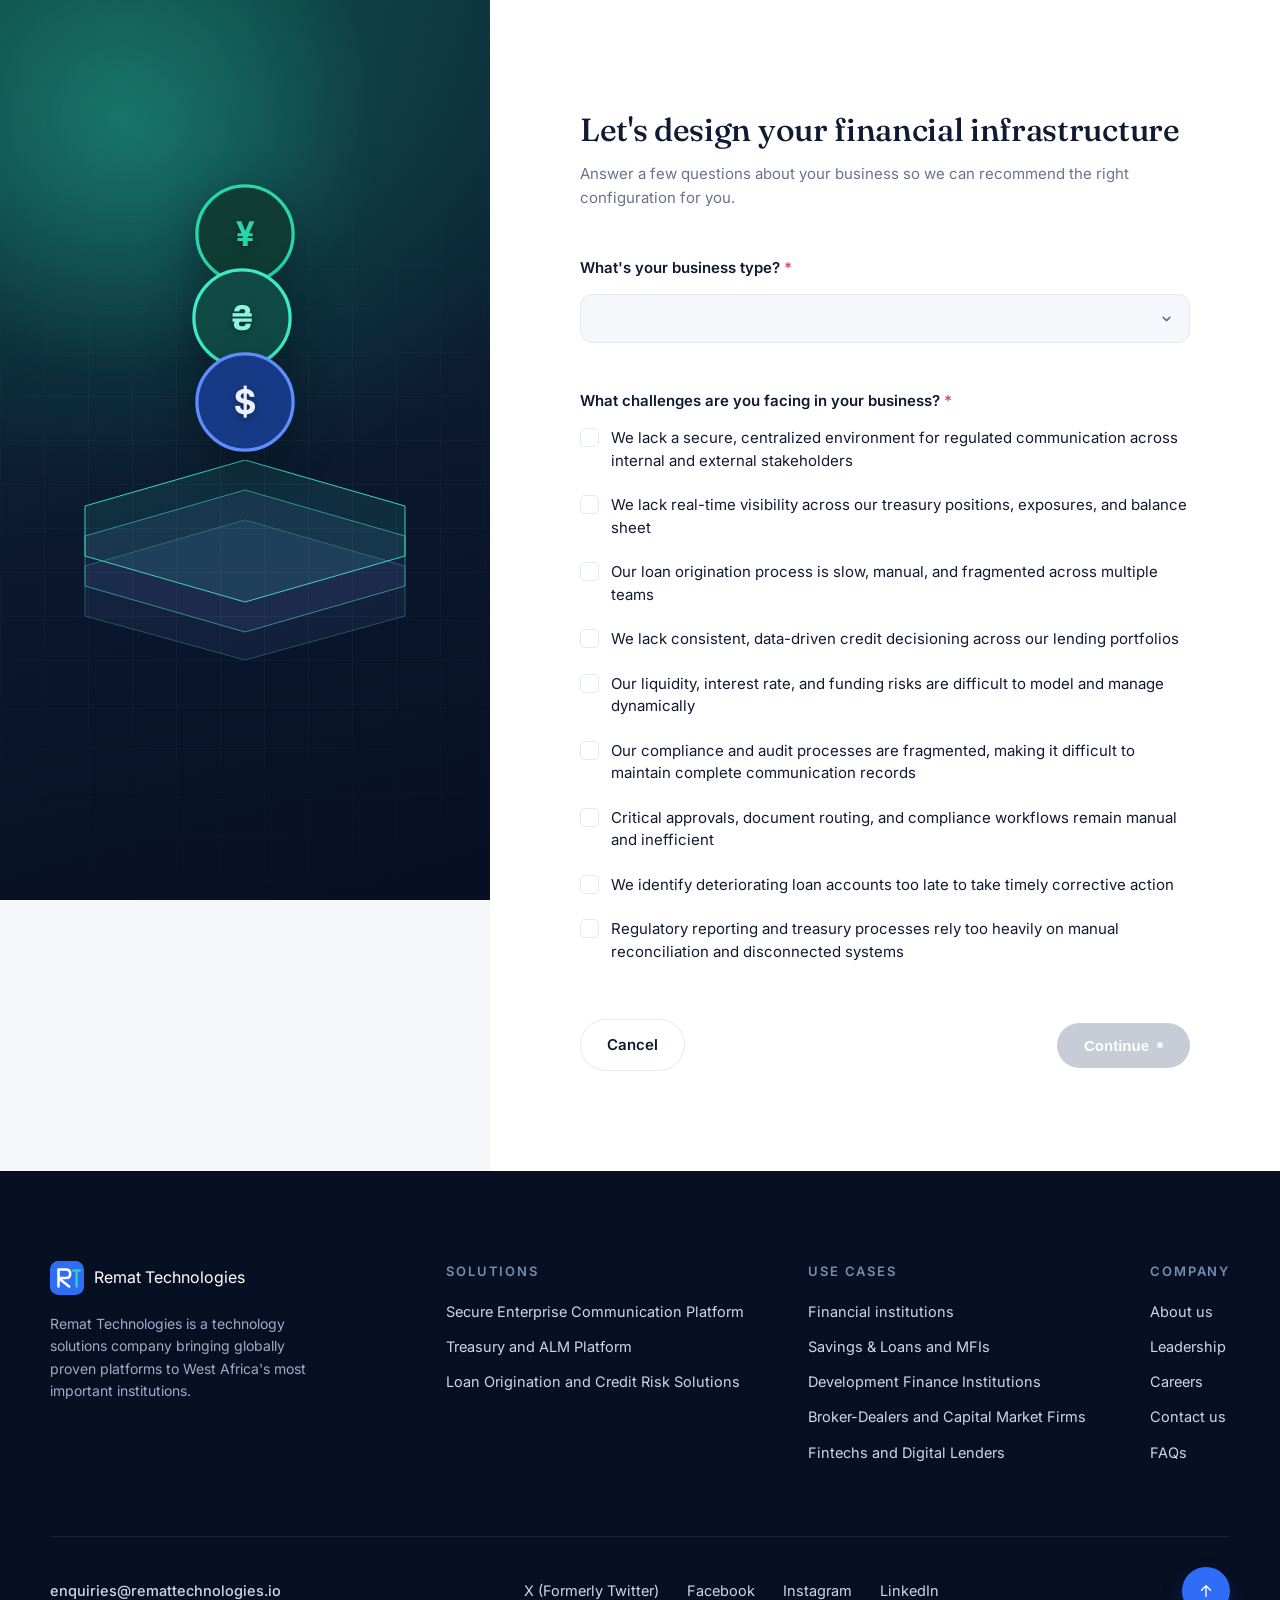
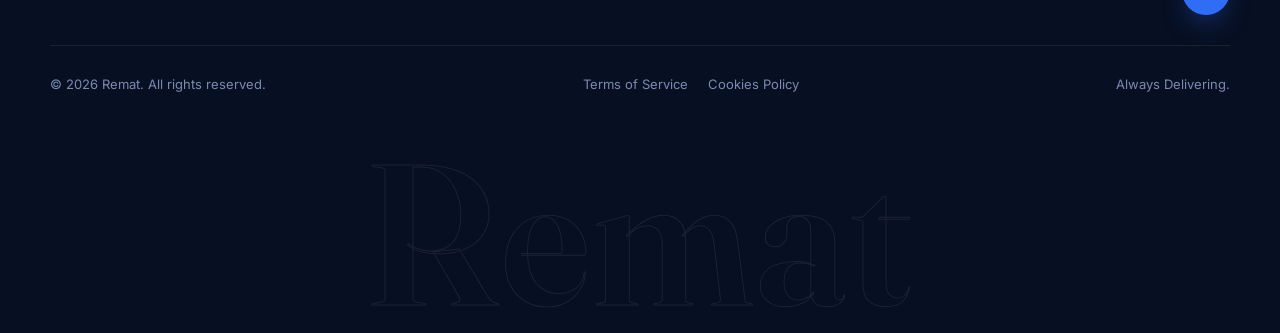
<file: get-started.html>
<!DOCTYPE html>
<html lang="en">
<head>
<meta charset="UTF-8" />
<meta name="viewport" content="width=device-width, initial-scale=1.0" />
<title>Get Started — Remat Technologies</title>
<link rel="preconnect" href="https://fonts.googleapis.com">
<link rel="preconnect" href="https://fonts.gstatic.com" crossorigin>
<link href="https://fonts.googleapis.com/css2?family=Fraunces:opsz,wght@9..144,300;9..144,400;9..144,500;9..144,600&family=Inter:wght@400;500;600;700&display=swap" rel="stylesheet">
<link href="https://fonts.googleapis.com/css2?family=DM+Serif+Display:ital@0;1&family=Inter:wght@400;500;600;700&family=Manrope:wght@200..800&family=Sora:wght@100..800&family=Space+Grotesk:wght@300..700&display=swap" rel="stylesheet">
<link rel="stylesheet" href="shared.css">
</head>
<body>

<!-- ================= GET STARTED WIZARD ================= -->
<section class="gs-wrap">

  <!-- left visual panel -->
  <div class="gs-visual">
    <div class="gs-glow"></div>
    <div class="gs-grid"></div>

    <div class="gs-coins">
      <div class="gs-coin gs-coin-1 reveal">
        <svg viewBox="0 0 80 80"><circle cx="40" cy="40" r="37" /></svg>
        <span>¥</span>
      </div>
      <div class="gs-coin gs-coin-2 reveal">
        <svg viewBox="0 0 80 80"><circle cx="40" cy="40" r="37" /></svg>
        <span>₴</span>
      </div>
      <div class="gs-coin gs-coin-3 reveal">
        <svg viewBox="0 0 80 80"><circle cx="40" cy="40" r="37" /></svg>
        <span>$</span>
      </div>

      <div class="gs-platform">
        <svg viewBox="0 0 340 200" fill="none">
          <path class="gs-plate gs-plate-1" d="M170 0L330 46V96L170 142L10 96V46L170 0Z"/>
          <path class="gs-plate gs-plate-2" d="M170 30L330 76V126L170 172L10 126V76L170 30Z"/>
          <path class="gs-plate gs-plate-3" d="M170 60L330 106V156L170 200L10 156V106L170 60Z"/>
        </svg>
      </div>
    </div>
  </div>

  <!-- right form panel -->
  <div class="gs-form-panel">
    <form class="gs-form" onsubmit="return false;">
      <h1 class="gs-title">Let's design your financial infrastructure</h1>
      <p class="gs-sub">Answer a few questions about your business so we can recommend the right configuration for you.</p>

      <div class="gs-field">
        <label class="gs-label" for="bizType">What's your business type? <span class="gs-req">*</span></label>
        <div class="gs-select-wrap">
          <select id="bizType" class="gs-select" required>
            <option value="" selected disabled hidden></option>
            <option value="sme">Financial Institutions
            <option value="corporate">Savings & Loans and MFIs</option>
            <option value="fintech">Development Finance Institutions</option>
            <option value="bank">Broker-Dealers and Capital Market Firms</option>
            <option value="remittance">Fintechs and Digital Lenders</option>
          </select>
          <svg class="gs-select-chevron" viewBox="0 0 10 10" fill="none"><path d="M2 3.5L5 6.5L8 3.5" stroke="currentColor" stroke-width="1.4" stroke-linecap="round" stroke-linejoin="round"/></svg>
        </div>
      </div>

      <div class="gs-field">
        <label class="gs-label">What challenges are you facing in your business? <span class="gs-req">*</span></label>

        <div class="gs-checklist">
          <label class="gs-check">
            <input type="checkbox" name="challenges">
            <span class="gs-box"></span>
            <span class="gs-check-text">We lack a secure, centralized environment for regulated communication across internal and external stakeholders
          </label>

          <label class="gs-check">
            <input type="checkbox" name="challenges">
            <span class="gs-box"></span>
            <span class="gs-check-text">We lack real-time visibility across our treasury positions, exposures, and balance sheet
          </label>

          <label class="gs-check">
            <input type="checkbox" name="challenges">
            <span class="gs-box"></span>
            <span class="gs-check-text">Our loan origination process is slow, manual, and fragmented across multiple teams
          </label>

          <label class="gs-check">
            <input type="checkbox" name="challenges">
            <span class="gs-box"></span>
            <span class="gs-check-text">We lack consistent, data-driven credit decisioning across our lending portfolios
          </label>

          <label class="gs-check">
            <input type="checkbox" name="challenges">
            <span class="gs-box"></span>
            <span class="gs-check-text">Our liquidity, interest rate, and funding risks are difficult to model and manage dynamically
          </label>

          <label class="gs-check">
            <input type="checkbox" name="challenges">
            <span class="gs-box"></span>
            <span class="gs-check-text">Our compliance and audit processes are fragmented, making it difficult to maintain complete communication records
          </label>

          <label class="gs-check">
            <input type="checkbox" name="challenges">
            <span class="gs-box"></span>
            <span class="gs-check-text">Critical approvals, document routing, and compliance workflows remain manual and inefficient
          </label>

          <label class="gs-check">
            <input type="checkbox" name="challenges">
            <span class="gs-box"></span>
            <span class="gs-check-text">We identify deteriorating loan accounts too late to take timely corrective action
          </label>

          <label class="gs-check">
            <input type="checkbox" name="challenges">
            <span class="gs-box"></span>
            <span class="gs-check-text">Regulatory reporting and treasury processes rely too heavily on manual reconciliation and disconnected systems
          </label>
        </div>
      </div>

      <div class="gs-actions">
        <a href="index.html" class="btn btn-outline">Cancel</a>
        <button type="submit" class="btn btn-primary gs-continue" disabled>Continue <span class="gs-dot"></span></button>
      </div>
    </form>
  </div>
</section>

<!-- ================= GET STARTED — RESULT MODAL ================= -->
<div class="gsm-overlay" id="gsmOverlay" aria-hidden="true">
  <div class="gsm-modal" role="dialog" aria-modal="true" aria-labelledby="gsmTitle">
    <button type="button" class="gsm-close" id="gsmClose" aria-label="Close">
      <svg viewBox="0 0 14 14" fill="none"><path d="M1 1L13 13M13 1L1 13" stroke="currentColor" stroke-width="1.6" stroke-linecap="round"/></svg>
    </button>

   
    <form id="gsmForm" onsubmit="return false;">
      <div class="gsm-field">
        <label class="gs-label gsm-label" for="gsmCompany">Company Name <span class="gs-req">*</span></label>
        <input type="text" id="gsmCompany" class="gsm-input" placeholder="e.g. Acme Manufacturing Ltd" required>
      </div>

      <div class="gsm-field">
        <label class="gs-label gsm-label" for="gsmEmail">Work Email <span class="gs-req">*</span></label>
        <input type="email" id="gsmEmail" class="gsm-input" placeholder="name@company.com" required>
      </div>

      <button type="submit" class="btn btn-primary gsm-cta" id="gsmCta" disabled>View Recommendation <span class="gs-dot"></span></button>
    </form>

    <!-- recommendation result state -->
    <div class="gsr-panel" id="gsrPanel" hidden>
      <h2 class="gsr-heading">We've recommended the Remat Technologies solutions for <span id="gsrCompany">your company</span>.</h2>

      <div class="gsr-grid" id="gsrGrid"><!-- cards injected by JS --></div>

      <div class="gsr-note">
        <span class="gsr-note-icon">
          <svg viewBox="0 0 24 24" fill="none"><path d="M3 6.5C3 5.67 3.67 5 4.5 5h15c.83 0 1.5.67 1.5 1.5v11c0 .83-.67 1.5-1.5 1.5h-15A1.5 1.5 0 013 17.5v-11Z" stroke="currentColor" stroke-width="1.6"/><path d="M4 6.5l8 6 8-6" stroke="currentColor" stroke-width="1.6" stroke-linecap="round" stroke-linejoin="round"/></svg>
        </span>
        <div>
          <div class="gsr-note-title">Need more inguires, Reach out to our team.</div>
          <div class="gsr-note-text">Prefer not to wait? Email us directly at <a href="mailto:team@remattechnologies.com">team@remattechnologies.com</a></div>
        </div>
      </div>

      <a href="index.html" class="btn btn-primary gsr-back">Back to Homepage <span class="gs-dot"></span></a>
    </div>
  </div>
</div>

<!-- ================= FOOTER ================= -->
<footer class="footer">
  <div class="footer-inner">
    <div>
      <a href="#top" class="footer-brand">
        <svg class="mark" viewBox="0 0 32 32" fill="none">
         <rect width="32" height="32" rx="8" fill="#2f6df6"/>
         <path d="M8 24V8 H15 C17.5 8 19 9.5 19 12 C19 14.5 17.5 16 15 16 H8 L18 24" stroke="white" stroke-width="2.4" stroke-linecap="round" stroke-linejoin="round"/>
         <path d="M22 9H28 M25 9V24" stroke="#28d6ad" stroke-width="2.4" stroke-linecap="round"/>
      </svg>
        Remat Technologies
      </a>
      <p class="footer-blurb">Remat Technologies is a technology solutions company bringing globally proven platforms to West Africa's most important institutions. 
      </p>
    </div>
    <div class="footer-cols">
       <div class="footer-col">
        <h4>Solutions</h4>
        <a href="secure.html">Secure Enterprise Communication Platform</a>
        <a href="treasury.html">Treasury and ALM Platform </a>
        <a href="Loans.html">Loan Origination and Credit Risk Solutions </a>
      </div>
      <div class="footer-col">
        <h4>Use Cases</h4>
        <a href="commercial.html">Financial institutions</a>
        <a href="savings.html">Savings & Loans and MFIs</a>
        <a href="development.html">Development Finance Institutions</a>
        <a href="broker.html">Broker-Dealers and Capital Market Firms </a>
        <a href="fintech.html">Fintechs and Digital Lenders </a>
      </div>
      <div class="footer-col">
        <h4>Company</h4>
        <a href="about.html">About us</a>
        <a href="leadership.html">Leadership</a>
        <a href="careers.html">Careers</a>
        <a href="contact.html">Contact us</a>
        <a href="index.html#faq"> FAQs </a>
      </div>
    </div>
  </div>
<div class="footer-mid">
    <span class="footer-email">enquiries@remattechnologies.io</span>
    <div class="footer-social">
      <a href="#">X (Formerly Twitter)</a>
      <a href="#">Facebook</a>
      <a href="#">Instagram</a>
      <a href="#">LinkedIn</a>
    </div>
    <button id="backToTop" class="back-to-top" aria-label="Back to top">
      <svg viewBox="0 0 24 24" fill="none"><path d="M12 19V5M12 5L6 11M12 5L18 11" stroke="currentColor" stroke-width="1.8" stroke-linecap="round" stroke-linejoin="round"/></svg>
    </button>
  </div>
  <div class="footer-bottom">
    <span>© 2026 Remat. All rights reserved.</span>
     <span class="footer-legal"><a href="#">Terms of Service</a><a href="#">Cookies Policy</a></span>
    <span>Always Delivering.</span>
  </div>

  <div class="footer-bigtext">Remat</div>
</footer>

<script src="shared.js"></script>
<script>
  // enable Continue once required fields are answered
  (function(){
    const bizType = document.getElementById('bizType');
    const checks  = document.querySelectorAll('.gs-check input[type="checkbox"]');
    const cta     = document.querySelector('.gs-continue');
    function refresh(){
      const anyChecked = Array.from(checks).some(c => c.checked);
      const ready = bizType.value !== '' && anyChecked;
      cta.disabled = !ready;
    }
    bizType.addEventListener('change', refresh);
    checks.forEach(c => c.addEventListener('change', refresh));
  })();

  // open the result modal from the wizard's Continue button
  (function(){
    const overlay = document.getElementById('gsmOverlay');
    const modal = document.querySelector('.gsm-modal');
    const openBtn = document.querySelector('.gs-continue');
    const closeBtn = document.getElementById('gsmClose');
    const company = document.getElementById('gsmCompany');
    const email = document.getElementById('gsmEmail');
    const cta = document.getElementById('gsmCta');
    const form = document.getElementById('gsmForm');
    const panel = document.getElementById('gsrPanel');
    const gsrGrid = document.getElementById('gsrGrid');
    const gsrCompany = document.getElementById('gsrCompany');
    let lastFocused = null;

    // maps each challenge checkbox (by order) to the solution it recommends
   const SOLUTIONS = [
    {
        title: "Secure",
        link: "secure.html",
        linkText: "Secure Enterprise Communication Platform",
        desc: "Secure communication, centralized records, and controlled stakeholder collaboration."
    },
    {
        title: "Treasury",
        link: "treasury.html",
        linkText: "Treasury and ALM Platform",
        desc: "Real-time visibility, liquidity management, and better control over financial positions."
    },
    {
        title: "Loan",
        link: "Loans.html",
        linkText: "Loan Origination and Credit Risk Solutions",
        desc: "Improve loan origination, credit decisioning, and portfolio management."
    }
];

const CHECKBOX_TO_SOLUTION = [
    0, // Checkbox 1 → Secure
    1, // Checkbox 2 → Treasury
    2, // Checkbox 3 → Loan
    2, // Checkbox 4 → Loan
    1, // Checkbox 5 → Treasury
    0, // Checkbox 6 → Secure
    0, // Checkbox 7 → Secure
    2, // Checkbox 8 → Loan
    1  // Checkbox 9 → Treasury
];

    function checkIconSvg(){
      return '<svg viewBox="0 0 12 12" fill="none"><path d="M2 6.2L4.6 8.8L10 3" stroke="#2f6df6" stroke-width="1.8" stroke-linecap="round" stroke-linejoin="round"/></svg>';
    }

    function buildRecommendation(){
      const checks = Array.from(document.querySelectorAll('.gs-check input[type="checkbox"]'));
     
 let picks = checks
    .map((checkbox, index) => {
        if (!checkbox.checked) return null;

        return CHECKBOX_TO_SOLUTION[index];
    })
    .filter(id => id !== null);


    // Remove duplicate solution IDs
    picks = [...new Set(picks)];

    // Convert IDs into solution objects
    picks = picks.map(id => SOLUTIONS[id]);

      gsrGrid.innerHTML = picks.map(sol => `
        <div class="gsr-card">
          <div class="gsr-card-top">
            <span class="gsr-check">${checkIconSvg()}</span>
            <h3><a href="${sol.link}">
                    ${sol.linkText}
                </a>
            </h3>
          </div>
          <p>${sol.desc}</p>
        </div>
      `).join('');

      gsrCompany.textContent = company.value.trim() || 'your company';
    }

    function openModal(){
      lastFocused = document.activeElement;
      buildRecommendation();
      form.hidden = true;
      panel.hidden = false;
      modal.classList.add('is-result');
      overlay.classList.add('is-open');
      overlay.setAttribute('aria-hidden', 'false');
      document.body.style.overflow = 'hidden';
    }
    function closeModal(){
      overlay.classList.remove('is-open');
      overlay.setAttribute('aria-hidden', 'true');
      document.body.style.overflow = '';
      if (lastFocused) lastFocused.focus();
    }
    function refreshCta(){
      cta.disabled = !(company.value.trim() !== '' && email.validity.valid && email.value.trim() !== '');
    }
    function showRecommendation(){
      buildRecommendation();
      form.hidden = true;
      panel.hidden = false;
      modal.classList.add('is-result');
    }

    openBtn.addEventListener('click', (e) => {
      if (openBtn.disabled) return;
      e.preventDefault();
      openModal();
    });
    closeBtn.addEventListener('click', closeModal);
    overlay.addEventListener('click', (e) => {
      if (e.target === overlay) closeModal();
    });
    document.addEventListener('keydown', (e) => {
      if (e.key === 'Escape' && overlay.classList.contains('is-open')) closeModal();
    });
    company.addEventListener('input', refreshCta);
    email.addEventListener('input', refreshCta);
    cta.addEventListener('click', (e) => {
      if (cta.disabled) return;
      e.preventDefault();
      showRecommendation();
    });
  })();
</script>

</body>
</html>
</file>
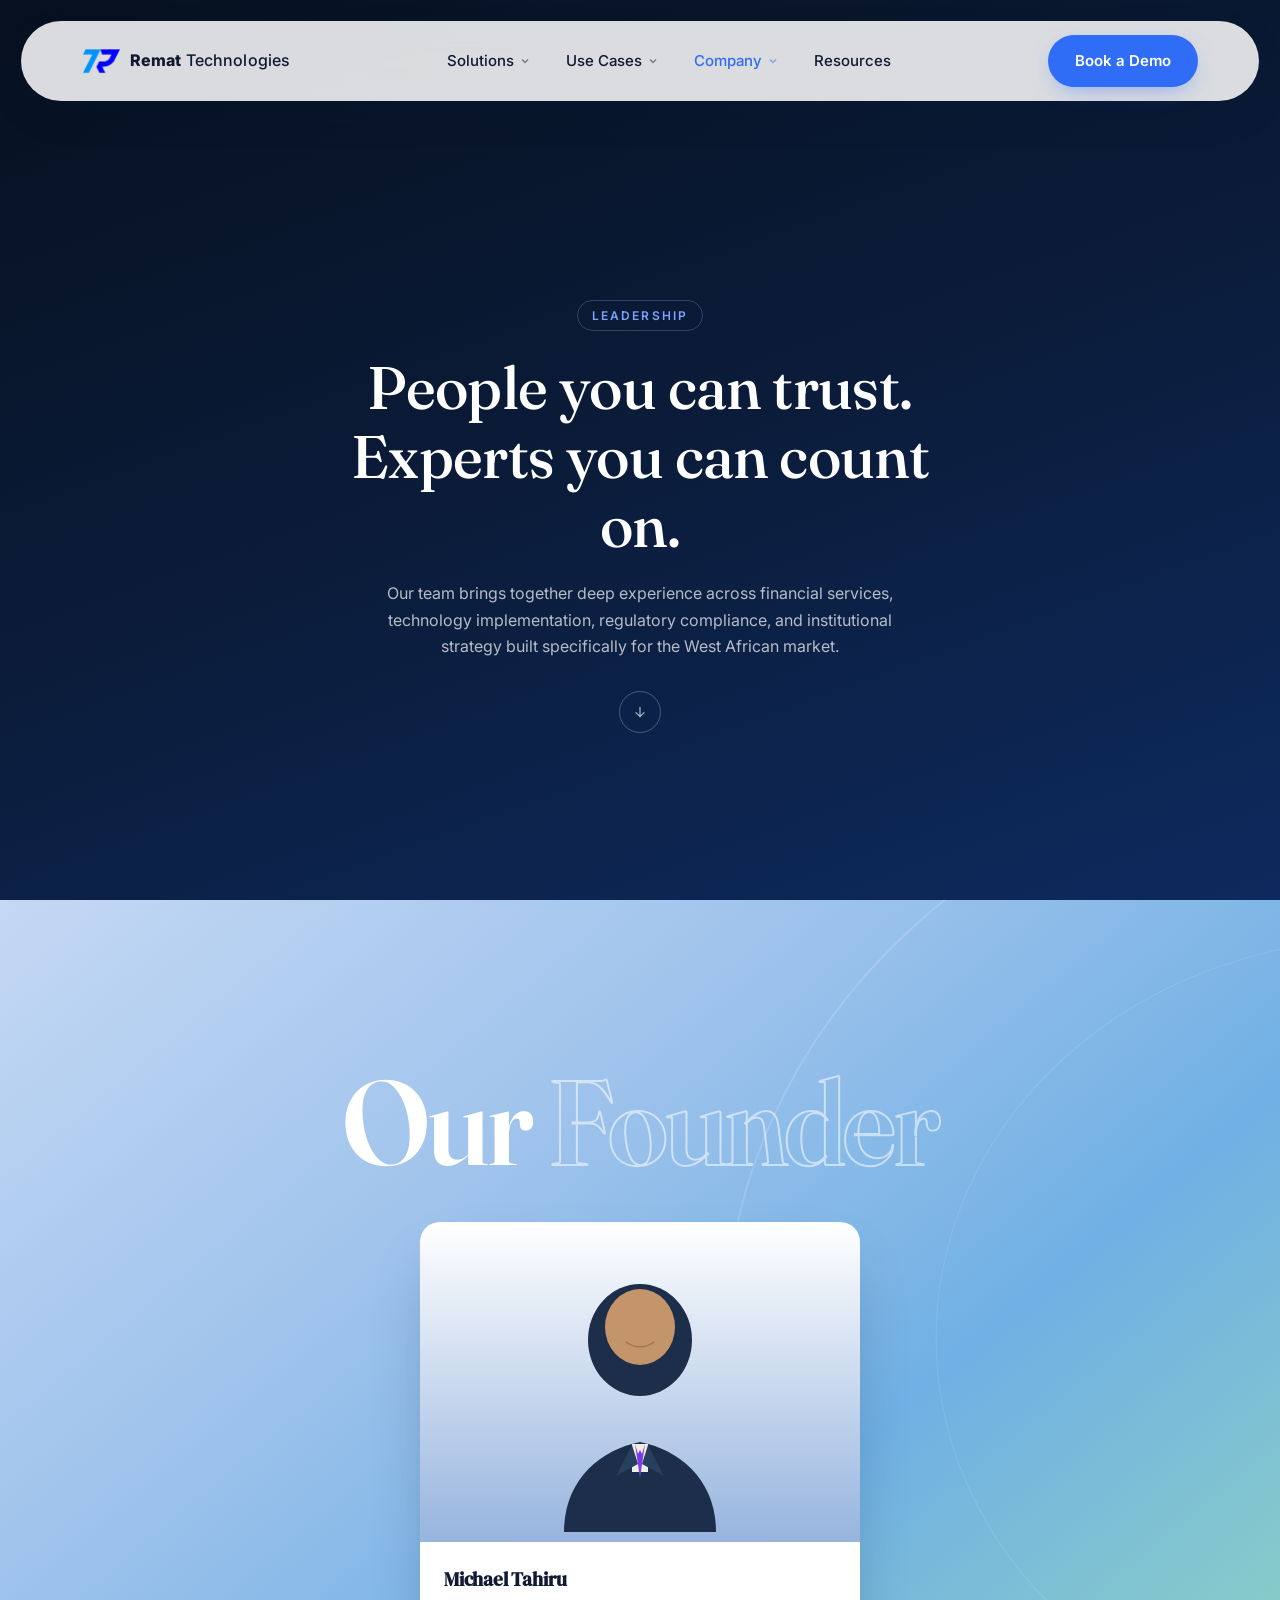
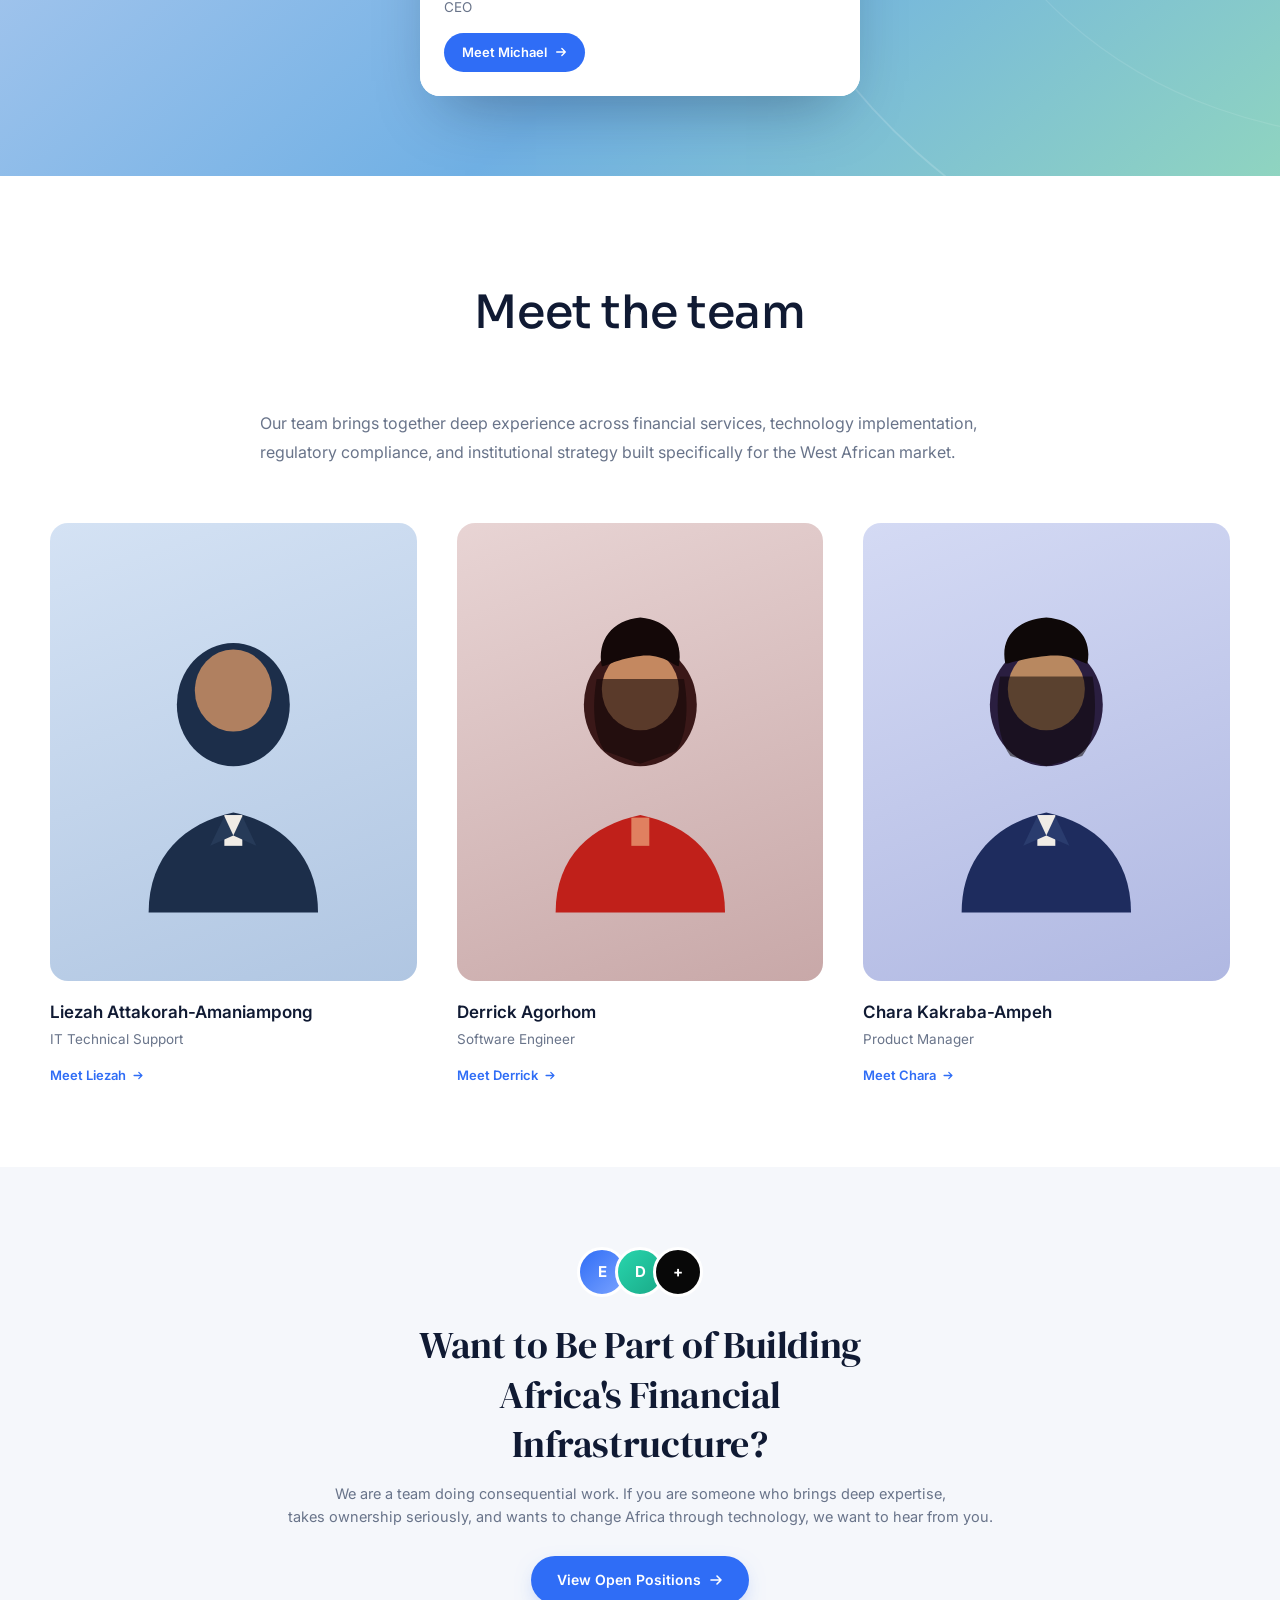
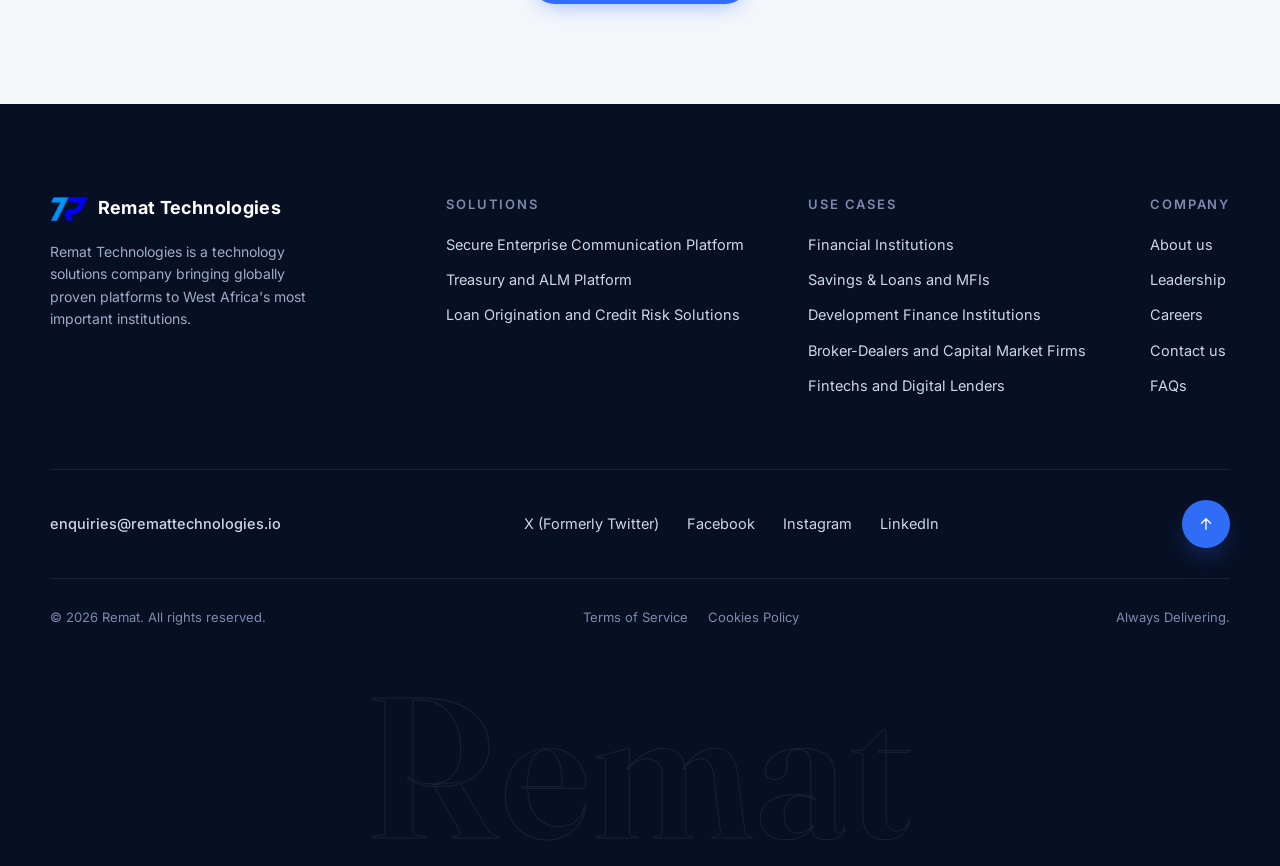
<file: leadership.html>
<!DOCTYPE html>
<html lang="en">
<head>
<meta charset="UTF-8"/>
<meta name="viewport" content="width=device-width, initial-scale=1.0"/>
<title>Leadership Team — Remat Technologies</title>
<link rel="preconnect" href="https://fonts.googleapis.com">
<link rel="preconnect" href="https://fonts.gstatic.com" crossorigin>
<link href="https://fonts.googleapis.com/css2?family=Fraunces:opsz,wght@9..144,300;9..144,400;9..144,500;9..144,600&family=Inter:wght@400;500;600;700&display=swap" rel="stylesheet">
<link href="https://fonts.googleapis.com/css2?family=DM+Serif+Display:ital@0;1&family=Inter:wght@400;500;600;700&family=Manrope:wght@200..800&family=Sora:wght@100..800&family=Space+Grotesk:wght@300..700&display=swap" rel="stylesheet">
<link rel="stylesheet" href="shared.css">
<style>
/* ===== LEADERSHIP PAGE SELF-CONTAINED STYLES ===== */
:root{
  --navy:#0b1830; --navy-deep:#070f22; --blue:#2f6df6;
  --blue-soft:#7aa3ff; --teal:#28d6ad; --ink:#101a33;
  --gray:#69748a; --bg:#f5f7fb; --line:#e3e8f1; --max:1180px;
}

/* --- HERO --- */
.ldr-hero{
  position:relative; overflow:hidden;
  background:linear-gradient(160deg,#06101f 0%,#0b1c3a 50%,#0d2a5e 100%);
  min-height:100vh; display:flex; flex-direction:column;
}
.ldr-hero-content{
  position:relative; z-index:3;
  padding:160px 48px 60px; max-width:var(--max); margin:0 auto; width:100%;
}
.ldr-eyebrow{
  display:inline-block; font-size:12px; font-weight:600; letter-spacing:0.18em;
  text-transform:uppercase; color:var(--blue-soft); border:1px solid rgba(122,163,255,.3);
  border-radius:30px; padding:5px 14px; margin-bottom:22px;
}
.ldr-hero-content h1{
  font-family:'Fraunces',serif; font-size:clamp(36px,5.5vw,60px);
  font-weight:500; line-height:1.15; color:#fff; max-width:580px;
}
.ldr-hero-content p{color:rgba(255,255,255,.7); font-size:16px; line-height:1.65; margin:20px auto 0; max-width:520px;}
.ldr-scroll{
  display:inline-flex; align-items:center; justify-content:center;
  width:42px; height:42px; border-radius:50%;
  border:1px solid rgba(255,255,255,.25); color:rgba(255,255,255,.7);
  margin-top:32px; text-decoration:none; transition:.2s;
}
.ldr-scroll:hover{ border-color:#fff; color:#fff; }
.ldr-scroll svg{ width:16px; height:16px; }


/* office banner */
.ldr-office{
  position:relative; z-index:2; flex:1;
  min-height:300px; overflow:hidden;
}
.ldr-office svg{ width:100%; height:100%; min-height:320px; display:block; }
.ldr-caption-box{
  position:absolute; bottom:36px; right:6%;
  background:rgba(255,255,255,.07); backdrop-filter:blur(12px);
  border:1px solid rgba(255,255,255,.14); border-radius:16px;
  padding:22px 28px; color:#fff; max-width:300px;
}
.ldr-caption-box p{ font-size:15px; line-height:1.65; font-weight:400; }

/* --- FOUNDERS --- */
.ldr-founders{
  position:relative; overflow:hidden; padding-bottom:80px;
  background:linear-gradient(140deg,#c4d8f4 0%,#9fc3ec 35%,#70b0e4 65%,#8fd4c0 100%);
}
.ldr-founders-title{
  text-align:center; padding:72px 32px 0;
  font-family:'Fraunces',serif; font-weight:600; line-height:1;
  font-size:clamp(52px,10vw,120px); letter-spacing:-0.02em;
  position:relative; z-index:2;
}
.ldr-founders-title .solid{ color:#fff; }
.ldr-founders-title .outline{
  color:transparent; -webkit-text-stroke:2px rgba(255,255,255,.55);
}

/* arc ring deco */
.ldr-arc{
  position:absolute; right:-8%; top:0; width:55%; height:100%;
  pointer-events:none; z-index:1;
}
.ldr-arc svg{ width:100%; height:100%; }

.ldr-founder-grid{
  position:relative; z-index:3;
  max-width:920px; margin:0 auto; padding:0 32px;
  display:grid; grid-template-columns:1fr 1fr; gap:28px;
  justify-content:center;
  margin-top:40px;
}
.ldr-founder-grid:has(.ldr-founder-card:only-child){
  grid-template-columns:minmax(280px,440px);
}
.ldr-founder-card{ border-radius:20px; overflow:hidden; }
.ldr-founder-photo{
  height:340px; display:flex; align-items:flex-end; justify-content:center;
  background:linear-gradient(180deg,rgba(255,255,255,.2) 0%,rgba(80,130,200,.6) 100%);
  overflow:hidden; position:relative;
}
.ldr-founder-photo svg{ width:75%; max-width:240px; }
.ldr-founder-info{
  background:#fff; padding:22px 24px 24px;
}
.ldr-founder-info h3{ font-size:19px; font-weight:600; margin-bottom:3px; color:var(--ink); }
.ldr-founder-info .role{ color:var(--gray); font-size:13.5px; display:block; margin-bottom:14px; }
.ldr-meet-btn{
  display:inline-flex; align-items:center; gap:8px;
  background:var(--blue); color:#fff; padding:9px 18px;
  border-radius:30px; font-size:13px; font-weight:600; text-decoration:none; transition:.2s;
}
.ldr-meet-btn:hover{ background:#2558d0; }
.ldr-meet-btn svg{ width:12px; height:12px; }

@media(max-width:680px){
  .ldr-founder-grid{ grid-template-columns:1fr; }
  .ldr-founders-title{ font-size:clamp(40px,14vw,80px); }
}

/* --- TEAM --- */
.ldr-team{
  padding:100px 32px 80px;
  background:#fff;
  max-width:var(--max); margin:0 auto;
}
.ldr-team-title{
  font-family:'Sora',serif; font-size:clamp(30px,4.5vw,46px);
  font-weight:500; text-align:center; margin-bottom:60px; color:var(--ink);
}
.ldr-team-grid{
  display:grid; grid-template-columns:repeat(3,1fr); gap:40px;
}
.ldr-member{ text-align:left; }
.ldr-member-photo{
  width:100%; aspect-ratio:4/5; border-radius:18px; overflow:hidden; margin-bottom:18px;
  background:linear-gradient(160deg,#d4e2f4 0%,#b0c6e2 100%);
  display:flex; align-items:flex-end; justify-content:center;
}
.ldr-member-photo.photo2{ background:linear-gradient(160deg,#e8d4d4 0%,#c8a8a8 100%); }
.ldr-member-photo.photo3{ background:linear-gradient(160deg,#d4daf4 0%,#b0b8e2 100%); }
.ldr-member-photo svg{ width:70%; display:block; }
.ldr-member-name{ font-size:17px; font-weight:600; color:var(--ink); margin-bottom:3px; }
.ldr-member-role{ color:var(--gray); font-size:13.5px; margin-bottom:12px; line-height:1.5; }
.ldr-member-link{
  display:inline-flex; align-items:center; gap:6px;
  color:var(--blue); font-size:13px; font-weight:600; text-decoration:none; transition:.2s;
}
.ldr-member-link svg{ width:11px; height:11px; transition:transform .2s; }
.ldr-member-link:hover svg{ transform:translateX(3px); }

@media(max-width:800px){ .ldr-team-grid{ grid-template-columns:1fr 1fr; } }
@media(max-width:520px){ .ldr-team-grid{ grid-template-columns:1fr; } }

/* --- JOIN CTA --- */
.ldr-join{
  padding:80px 32px 100px; text-align:center; background:var(--bg);
}
.ldr-join-avatars{
  display:flex; align-items:center; justify-content:center; margin-bottom:24px;
}
.ldr-av{
  width:50px; height:50px; border-radius:50%; border:3px solid #fff;
  display:flex; align-items:center; justify-content:center;
  font-weight:700; font-size:15px; color:#fff; margin-left:-12px;
}
.ldr-av:first-child{ margin-left:0; }
.ldr-join h2{
  font-family:'DM Serif Display',serif; font-size:clamp(24px,4vw,38px);
  font-weight:400; max-width:460px; margin:0 auto 12px; line-height:1.3; color:var(--ink);
}
.ldr-join p{ color:var(--gray); font-size:14.5px; margin-bottom:28px; }
.ldr-join-btn{
  display:inline-flex; align-items:center; gap:8px;
  background:var(--blue); color:#fff; padding:13px 26px;
  border-radius:30px; font-size:14px; font-weight:600; text-decoration:none;
  box-shadow:0 8px 24px -10px rgba(47,109,246,.6); transition:.2s;
}
.ldr-join-btn:hover{ background:#2558d0; transform:translateY(-1px); }
.ldr-join-btn svg{ width:14px; height:14px; }

/* --- BANNER TYPE (shared but defined here for safety) --- */
.banner-type{
  position:relative; background:var(--navy-deep);
  padding:90px 32px 110px; overflow:hidden; text-align:center;
}
.bt-lines{ position:absolute; inset:0; width:100%; height:100%; z-index:0; }
.bt-row{
  position:relative; z-index:1;
  font-family:'Fraunces',serif; font-weight:600;
  font-size:clamp(50px,12vw,140px); line-height:1; white-space:nowrap;
}
.bt-back{ color:transparent; -webkit-text-stroke:1px rgba(255,255,255,.07); }
.bt-front{ display:flex; align-items:center; justify-content:center; gap:30px; margin:-0.2em 0; }
.bt-blue{
  background:linear-gradient(100deg,var(--blue),var(--blue-soft) 60%,var(--teal));
  -webkit-background-clip:text; background-clip:text; color:transparent;
}
.bt-lock{
  width:.9em; height:.9em; border-radius:50%; background:#fff;
  display:flex; align-items:center; justify-content:center; flex:none;
}
.bt-lock svg{ width:46%; height:46%; }
@media(max-width:640px){ .bt-row{ font-size:clamp(34px,16vw,80px); } .bt-front{ gap:14px; } }

/* --- reveal (self-contained) --- */
.ldr-reveal{ opacity:0; transform:translateY(24px); transition:opacity .65s ease, transform .65s ease; }
.ldr-reveal.in{ opacity:1; transform:none; }

/* ===== FOUNDER / TEAM PROFILE MODAL ===== */
.fdr-modal-overlay{
  position:fixed; inset:0; z-index:9999;
  background:rgba(8,14,28,.55);
  backdrop-filter:blur(10px); -webkit-backdrop-filter:blur(10px);
  opacity:0; visibility:hidden;
  transition:opacity .3s ease, visibility 0s linear .3s;
}
.fdr-modal-overlay.is-open{
  opacity:1; visibility:visible;
  transition:opacity .3s ease, visibility 0s linear 0s;
}
.fdr-modal{
  position:fixed; top:160px; right:0; bottom:0; left:23vw;
  background:#fff; overflow-y:auto;
  display:grid; grid-template-columns:470px 1fr;
  opacity:0; transform:translateX(24px);
  transition:transform .4s cubic-bezier(.2,.8,.2,1), opacity .35s ease;
}
.fdr-modal-overlay.is-open .fdr-modal{ opacity:1; transform:translateX(0); }
.fdr-modal-close{
  position:fixed; top:24px; left:24px; z-index:2;
  width:36px; height:36px; border-radius:50%; border:none;
  background:#fff; box-shadow:0 4px 14px rgba(0,0,0,.18);
  display:flex; align-items:center; justify-content:center; cursor:pointer;
  color:var(--ink); transition:.2s;
}
.fdr-modal-close:hover{ background:#f0f0f0; }
.fdr-modal-close svg{ width:14px; height:14px; }
.fdr-modal-photo-col{ background:#eef1f7; padding:48px; display:flex; flex-direction:column; }
.fdr-modal-photo{
  border-radius:14px; overflow:hidden; background:#e4e8f0; flex:none;
  aspect-ratio:4/4.3; display:flex; align-items:flex-end; justify-content:center;
}
.fdr-modal-photo svg{ width:75%; }
.fdr-modal-photo img{ width:100%; height:100%; object-fit:cover; display:block; }
.fdr-modal-nav{ display:flex; gap:10px; margin-top:24px; flex:none; }
.fdr-modal-nav button{
  width:36px; height:36px; border-radius:50%; border:1px solid var(--line);
  background:#fff; display:flex; align-items:center; justify-content:center; cursor:pointer; transition:.2s;
  color:var(--ink);
}
.fdr-modal-nav button:hover{ background:var(--bg); border-color:var(--blue); color:var(--blue); }
.fdr-modal-nav button svg{ width:13px; height:13px; }
.fdr-modal-info{ padding:80px 64px 64px 56px; max-width:900px; }
.fdr-modal-info h3{ font-family:'Fraunces',serif; font-size:36px; font-weight:600; color:var(--ink); line-height:1.15; margin-bottom:8px; }
.fdr-modal-info .fdr-role{ color:var(--blue); font-size:16px; font-weight:600; display:block; margin-bottom:26px; }
.fdr-modal-bio p{ color:var(--gray); font-size:15px; line-height:1.75; margin-bottom:18px; }
.fdr-modal-bio p:last-child{ margin-bottom:0; }

@media(max-width:900px){
  .fdr-modal{ left:0; top:0; grid-template-columns:1fr; }
  .fdr-modal-photo-col{ padding:70px 28px 0; }
  .fdr-modal-photo{ aspect-ratio:4/3; }
  .fdr-modal-info{ padding:28px; max-width:none; }
}
</style>
</head>
<body>

<!-- ===== HEADER ===== -->
<header class="nav">
  <div class="nav-inner">
   <a href="index.html" class="logo">
      <img class="mark" src="images/remat-mark.png" alt="Remat Technologies">
      <span class="logo-text"><strong>Remat</strong> Technologies</span>
    </a>

    <ul class="nav-links" id="navLinks">
      <li class="has-dropdown">
        <a href="secure.html" class="nav-parent">Solutions
          <svg class="chevron" viewBox="0 0 10 10" fill="none"><path d="M2 3.5L5 6.5L8 3.5" stroke="currentColor" stroke-width="1.4"/></svg>
        </a>
        <div class="dropdown">
          <a href="secure.html" class="dd-item">
            <span class="dd-icon"><svg viewBox="0 0 20 20" fill="none"><circle cx="10" cy="10" r="7" stroke="currentColor" stroke-width="1.5"/><path d="M10 5v5l3 2" stroke="currentColor" stroke-width="1.5" stroke-linecap="round"/></svg></span>
            <span><strong>Secure Enterprise Communication and Workflow Platform</strong></span>
          </a>
          <a href="treasury.html" class="dd-item">
            <span class="dd-icon"><svg viewBox="0 0 20 20" fill="none"><rect x="3" y="3" width="6" height="6" rx="1.5" stroke="currentColor" stroke-width="1.5"/><rect x="11" y="11" width="6" height="6" rx="1.5" stroke="currentColor" stroke-width="1.5"/><path d="M9 6h3V9" stroke="currentColor" stroke-width="1.5" stroke-linecap="round"/></svg></span>
            <span><strong>Automated Treasury Management System</strong></span>
          </a>
           <a href="Loans.html" class="dd-item">
            <span class="dd-icon"><svg viewBox="0 0 20 20" fill="none"><rect x="3" y="3" width="6" height="6" rx="1.5" stroke="currentColor" stroke-width="1.5"/><rect x="11" y="11" width="6" height="6" rx="1.5" stroke="currentColor" stroke-width="1.5"/><path d="M9 6h3V9" stroke="currentColor" stroke-width="1.5" stroke-linecap="round"/></svg></span>
            <span><strong> Loan Origination and Credit Risk Management  Solutions</strong></span>
          </a>
        </div>
      </li>
      <!-- Use Cases -->
      <li class="has-dropdown">
        <a href="commercial.html" class="nav-parent">Use Cases
          <svg class="chevron" viewBox="0 0 10 10" fill="none"><path d="M2 3.5L5 6.5L8 3.5" stroke="currentColor" stroke-width="1.4"/></svg>
        </a>
        <div class="dropdown">
          <a href="commercial.html" class="dd-item">
            <span class="dd-icon"><svg viewBox="0 0 20 20" fill="none"><path d="M10 3C6.13 3 3 6.13 3 10s3.13 7 7 7 7-3.13 7-7-3.13-7-7-7z" stroke="currentColor" stroke-width="1.5"/><path d="M10 7v4l2.5 1.5" stroke="currentColor" stroke-width="1.5" stroke-linecap="round"/></svg></span>
            <span><strong>Financial Institutions</strong></span>
          </a>
          <a href="savings.html" class="dd-item">
            <span class="dd-icon"><svg viewBox="0 0 20 20" fill="none"><rect x="3" y="5" width="14" height="10" rx="2" stroke="currentColor" stroke-width="1.5"/><path d="M3 9h14" stroke="currentColor" stroke-width="1.5"/></svg></span>
            <span><strong>Savings & Loans and MFIs</strong></span>
          </a>
          <a href="development.html" class="dd-item">
            <span class="dd-icon"><svg viewBox="0 0 20 20" fill="none"><path d="M10 2L18 6v4c0 4-3.5 7.5-8 8-4.5-.5-8-4-8-8V6l8-4z" stroke="currentColor" stroke-width="1.5" stroke-linejoin="round"/></svg></span>
            <span><strong>Development Finance Institutions </strong></span>
          </a>
          <a href="broker.html" class="dd-item">
            <span class="dd-icon"><svg viewBox="0 0 20 20" fill="none"><rect x="2" y="6" width="16" height="11" rx="2" stroke="currentColor" stroke-width="1.5"/><path d="M6 6V5a4 4 0 018 0v1" stroke="currentColor" stroke-width="1.5"/></svg></span>
            <span><strong>Broker-Dealers and Capital Market Firms </strong></span>
          </a>
          <a href="fintech.html" class="dd-item">
            <span class="dd-icon"><svg viewBox="0 0 20 20" fill="none"><path d="M3 10h14M10 3l7 7-7 7" stroke="currentColor" stroke-width="1.5" stroke-linecap="round" stroke-linejoin="round"/></svg></span>
            <span><strong> Fintechs and Digital Lenders </strong></span>
          </a>
        </div>
      </li>

      <li class="has-dropdown">
        <a href="leadership.html" class="nav-parent active">Company
          <svg class="chevron" viewBox="0 0 10 10" fill="none"><path d="M2 3.5L5 6.5L8 3.5" stroke="currentColor" stroke-width="1.4"/></svg>
        </a>
        <div class="dropdown">
          <a href="about.html" class="dd-item"><span class="dd-icon"><svg viewBox="0 0 20 20" fill="none"><circle cx="10" cy="7" r="3" stroke="currentColor" stroke-width="1.5"/><path d="M4 17c0-3.31 2.69-6 6-6s6 2.69 6 6" stroke="currentColor" stroke-width="1.5" stroke-linecap="round"/></svg></span><span><strong>About</strong><em>Our story and mission</em></span></a>
          <a href="leadership.html" class="dd-item"><span class="dd-icon"><svg viewBox="0 0 20 20" fill="none"><path d="M17 21v-2a4 4 0 00-4-4H5a4 4 0 00-4 4v2" stroke="currentColor" stroke-width="1.5" stroke-linecap="round"/><circle cx="9" cy="7" r="4" stroke="currentColor" stroke-width="1.5"/></svg></span><span><strong>Leadership</strong><em>Meet the people behind Remat Technologies</em></span></a>
          <a href="careers.html" class="dd-item"><span class="dd-icon"><svg viewBox="0 0 20 20" fill="none"><rect x="3" y="4" width="14" height="12" rx="2" stroke="currentColor" stroke-width="1.5"/><path d="M7 9h6M7 13h4" stroke="currentColor" stroke-width="1.5" stroke-linecap="round"/></svg></span><span><strong>Careers</strong><em>Join the Remat Technologies team</em></span></a>
          <a href="index.html#faq" class="dd-item"><span class="dd-icon"><svg viewBox="0 0 20 20" fill="none"><circle cx="10" cy="10" r="7" stroke="currentColor" stroke-width="1.5"/><path d="M10 11V10c1.1 0 2-.9 2-2s-.9-2-2-2-2 .9-2 2" stroke="currentColor" stroke-width="1.5" stroke-linecap="round"/><circle cx="10" cy="14" r=".75" fill="currentColor"/></svg></span><span><strong>FAQs</strong><em>Common questions answered</em></span></a>
          <a href="contact.html" class="dd-item"><span class="dd-icon"><svg viewBox="0 0 20 20" fill="none"><path d="M3 5h14v10a2 2 0 01-2 2H5a2 2 0 01-2-2V5z" stroke="currentColor" stroke-width="1.5"/><path d="M3 5l7 6 7-6" stroke="currentColor" stroke-width="1.5" stroke-linejoin="round"/></svg></span><span><strong>Contact Us</strong><em>Get in touch with our team</em></span></a>
        </div>
      </li>
      <li><a href="index.html#faq">Resources</a></li>
    </ul>
    <div class="nav-right">
      <a href="#" class="btn btn-primary">Book a Demo</a>
      <button class="nav-toggle" id="navToggle" aria-label="Toggle menu"><span></span><span></span><span></span></button>
    </div>
  </div>
</header>

<!-- ===== HERO ===== -->
<section class="ldr-hero">
  <!-- Flag ribbon deco — right side -->
  

  <!-- Hero text -->
  <div class="ldr-hero-content">
    <span class="ldr-eyebrow">Leadership</span>
    <h1>People you can trust.<br>Experts you can count on.</h1>
    <p>Our team brings together deep experience across financial services, technology implementation, regulatory compliance, and institutional strategy  built specifically for the West African market. 
 </p>
    <a href="#founders" class="ldr-scroll">
      <svg viewBox="0 0 24 24" fill="none"><path d="M12 5v14M12 19L6 13M12 19L18 13" stroke="currentColor" stroke-width="1.7" stroke-linecap="round" stroke-linejoin="round"/></svg>
    </a>
  </div>

  <!-- Office banner -->
  
</section>

<!-- ===== OUR FOUNDERS ===== -->
<section class="ldr-founders" id="founders">
  <div class="ldr-arc" aria-hidden="true">
    <svg viewBox="0 0 600 600" fill="none" preserveAspectRatio="xMaxYMid meet">
      <ellipse cx="600" cy="300" rx="560" ry="500" stroke="rgba(255,255,255,.16)" stroke-width="1.5" fill="none"/>
      <ellipse cx="600" cy="300" rx="380" ry="340" stroke="rgba(255,255,255,.1)" stroke-width="1" fill="none"/>
    </svg>
  </div>

  <div class="ldr-founders-title ldr-reveal">
    <span class="solid">Our </span><span class="outline">Founder</span>
  </div>

  <div class="ldr-founder-grid">
    <!-- Michael -->
    <div class="ldr-founder-card ldr-reveal" data-profile-card>
      <div class="ldr-founder-photo">
        <svg viewBox="0 0 240 300" fill="none">
          <!-- dark suit figure with warm skin -->
          <ellipse cx="120" cy="108" rx="52" ry="56" fill="#1c2e4a"/>
          <ellipse cx="120" cy="95" rx="35" ry="38" fill="#c4956a"/>
          <!-- smile crease -->
          <path d="M106 110 Q120 120 134 110" stroke="#a07848" stroke-width="1.5" fill="none" stroke-linecap="round"/>
          <!-- suit body -->
          <path d="M44 300C44 248 80 218 120 210C160 218 196 248 196 300Z" fill="#1c2e4a"/>
          <!-- shirt + tie -->
          <rect x="112" y="212" width="16" height="28" fill="#f0ece6"/>
          <path d="M115 212L120 246L125 212L122 222L120 218L118 222Z" fill="#7c3aed"/>
          <!-- lapels -->
          <path d="M112 213L96 244L118 232Z" fill="#26405e"/>
          <path d="M128 213L144 244L122 232Z" fill="#26405e"/>
        </svg>
      </div>
      <div class="ldr-founder-info">
        <h3>Michael Tahiru</h3>
        <span class="role">CEO</span>
        <a href="#" class="ldr-meet-btn js-open-profile">Meet Michael
          <svg viewBox="0 0 14 14" fill="none"><path d="M2 7H12M12 7L8 3M12 7L8 11" stroke="white" stroke-width="1.6" stroke-linecap="round" stroke-linejoin="round"/></svg>
        </a>
      </div>
      <!-- Bio content used by the profile modal — not visible on the page itself -->
      <div class="profile-bio-source" hidden>
        <p>PLACEHOLDER BIO — replace with Michael's real bio. Michael Tahiru is the CEO of Remat Technologies, leading the company's mission to bring proven, enterprise-grade financial technology to West Africa's most important institutions.</p>
        <p>He brings together deep experience across financial services, technology implementation, regulatory compliance, and institutional strategy, working closely with banks, MFIs, and development finance institutions across the region.</p>
        <p>Michael is focused on building a team and a company that West African institutions can trust with their most critical infrastructure.</p>
      </div>
    </div>
    <!-- Kunmi -->
  </div>
</section>

<!-- ===== MEET THE TEAM ===== -->
<section style="background:#fff; padding:100px 32px 80px;">
  <div style="max-width:var(--max); margin:0 auto;">
    <h2 class="ldr-team-title ldr-reveal">Meet the team</h2>
    <p class="ldr-team-intro ldr-reveal">
       Our team brings together deep experience across financial services, technology implementation, regulatory compliance, and institutional strategy  built specifically for the West African market. 
    </p>
    <div class="ldr-team-grid">

          <!-- Liezah -->
<div class="ldr-member ldr-reveal" data-profile-card>

  <div class="ldr-member-photo">
    <svg viewBox="0 0 200 250" fill="none">
      <ellipse cx="100" cy="88" rx="44" ry="48" fill="#1c2e4a"/>
      <ellipse cx="100" cy="77" rx="30" ry="32" fill="#b08060"/>
      <path d="M34 250C34 206 62 180 100 172C138 180 166 206 166 250Z" fill="#1c2e4a"/>
      <rect x="93" y="174" width="14" height="24" fill="#f0ece6"/>
      <path d="M93 175L82 198L100 190Z" fill="#263a58"/>
      <path d="M107 175L118 198L100 190Z" fill="#263a58"/>
    </svg>
  </div>
  <div class="ldr-member-name">
    Liezah Attakorah-Amaniampong
  </div>
  <div class="ldr-member-role">
    IT Technical Support
  </div>
  <a href="#" class="ldr-member-link js-open-profile">
    Meet Liezah
    <svg viewBox="0 0 14 14" fill="none">
      <path d="M2 7H12M12 7L8 3M12 7L8 11" stroke="currentColor"
            stroke-width="1.6"
            stroke-linecap="round"
            stroke-linejoin="round"/>
    </svg>
  </a>
  <div class="profile-bio-source" hidden>
    <p> Liezah Attakorah-Amaniampong is the IT Technical Support Specialist at Remat, 
      supporting both the internal team and the clients we deliver solutions to. Internally, 
      she keeps the company's systems, hardware and day to day technology running smoothly, 
      acting as the first point of contact for technical issues across the organisation. 
      Externally, she provides ongoing technical support to clients once a solution has been 
      implemented, troubleshooting issues, answering questions and making sure the systems 
      continue to perform as they should.</p>
    <p> Liezah holds a Bachelor of Science in Information Technology from the University of 
      Ghana, Legon. Practical, responsive and patient, she brings a calm approach to solving 
      technical problems and is a trusted point of contact long after a project goes live. </p>
  </div>

</div>
      <!-- Derrick -->
<div class="ldr-member ldr-reveal"
     data-profile-card
     style="transition-delay:.12s">
  <div class="ldr-member-photo photo2">
    <svg viewBox="0 0 200 250" fill="none">
      <ellipse cx="100" cy="88" rx="44" ry="48" fill="#3a1818"/>
      <ellipse cx="100" cy="76" rx="30" ry="32" fill="#c48860"/>
      <!-- natural hair -->
      <path d="M70 58C66 38 78 22 100 20C122 22 134 38 130 58C126 58 118 48 100 50C82 52 74 58 70 58Z" fill="#140808"/>
      <path d="M66 68C62 90 64 112 72 124L100 134L128 124C136 112 138 90 134 68" fill="#140808" opacity=".6"/>
      <!-- red top -->
      <path d="M34 250C34 206 62 182 100 174C138 182 166 206 166 250Z" fill="#c0201a"/>
      <rect x="93" y="176" width="14" height="22" fill="#e08060"/>
    </svg>
  </div>
  <div class="ldr-member-name">
    Derrick Agorhom
  </div>
  <div class="ldr-member-role">
    Software Engineer
  </div>
  <a href="#" class="ldr-member-link js-open-profile">
    Meet Derrick
    <svg viewBox="0 0 14 14" fill="none">
      <path d="M2 7H12M12 7L8 3M12 7L8 11"
            stroke="currentColor"
            stroke-width="1.6"
            stroke-linecap="round"
            stroke-linejoin="round"/>
    </svg>
  </a>
  <!-- Hidden content for the reusable profile modal -->
  <div class="profile-bio-source" hidden>
    <p>
      Derrick Agorhom is a Software Engineer at Remat Technologies with a passion
      for building scalable web applications, enterprise software, and AI-powered
      solutions that solve real-world business challenges. </p>
    <p>
      His work spans full-stack development, modern frontend technologies, backend
      systems, and emerging artificial intelligence applications. He is committed
      to delivering secure, high-quality software that improves operational
      efficiency and user experience. </p>
    <p> Derrick enjoys exploring new technologies, continuously improving his
      engineering skills, and contributing to innovative digital solutions that
      drive transformation across industries. </p>
  </div>

</div>

     <div class="ldr-member ldr-reveal"
              data-profile-card
              style="transition-delay:.24s">
            <div class="ldr-member-photo photo3">
              <svg viewBox="0 0 200 250" fill="none">
                <ellipse cx="100" cy="88" rx="44" ry="48" fill="#2a1e40"/>
                <ellipse cx="100" cy="76" rx="30" ry="32" fill="#b88860"/>
                <!-- natural/relaxed hair -->
                <path d="M68 56C64 36 76 22 100 20C124 22 136 36 132 56C128 56 120 48 100 50C80 52 72 56 68 56Z" fill="#0e0808"/>
                <path d="M64 66C60 90 62 115 72 128L100 136L128 128C138 115 140 90 136 66" fill="#0e0808" opacity=".55"/>
                <!-- dark blazer -->
                <path d="M34 250C34 206 62 180 100 172C138 180 166 206 166 250Z" fill="#1e2c5e"/>
                <rect x="93" y="174" width="14" height="24" fill="#f0ece6"/>
                <path d="M93 175L82 198L100 190Z" fill="#2a3c6e"/>
                <path d="M107 175L118 198L100 190Z" fill="#2a3c6e"/>
              </svg>
            </div>
            <div class="ldr-member-name">
              Chara Kakraba-Ampeh
            </div>
            <div class="ldr-member-role">
              Product Manager
            </div>
            <a href="#" class="ldr-member-link js-open-profile">
              Meet Chara
              <svg viewBox="0 0 14 14" fill="none">
                <path d="M2 7H12M12 7L8 3M12 7L8 11"
                      stroke="currentColor"
                      stroke-width="1.6"
                      stroke-linecap="round"
                      stroke-linejoin="round"/>
              </svg>
            </a>
              <!-- Hidden content for the reusable profile modal -->
                <div class="profile-bio-source" hidden>
                  <p>
                    Chara Kakraba-Ampeh is the Product Manager at Remat Technologies, where she guides 
                    the company's technology products from initial concept through to launch. She works 
                    closely with clients, stakeholders and engineering teams to translate business needs 
                    into clear product requirements, shape the roadmap, and make sure each release 
                    solves a real problem for the people using it.</p>
                  <p>
                    With a Bachelor of Science in Software Engineering and a minor in Business 
                    Administration, Chara brings both technical fluency and commercial judgment to her work. 
                    Her approach combines close attention to user needs with disciplined prioritization and 
                    clear communication, ensuring every product decision is grounded in the value it creates 
                    for clients and partners.</p>
                    </div>
          </div>
    </div>
  </div>
</section>

<!-- ===== JOIN CTA ===== -->
<section class="ldr-join">
  <div class="ldr-join-avatars ldr-reveal">
    <div class="ldr-av" style="background:linear-gradient(135deg,#2f6df6,#7aa3ff);">E</div>
    <div class="ldr-av" style="background:linear-gradient(135deg,#28d6ad,#1aaa88);">D</div>
    <div class="ldr-av" style="background:#080808;">+</div>
  </div>
  <h2 class="ldr-reveal">Want to Be Part of Building Africa's Financial Infrastructure?
</h2>
  <p class="ldr-reveal">We are a team doing consequential work. If you are someone who brings deep expertise,<br> takes ownership seriously, and wants to change Africa through technology, we want to hear from you. </p>
  <a href="careers.html" class="ldr-join-btn ldr-reveal">View Open Positions
    <svg viewBox="0 0 14 14" fill="none"><path d="M2 7H12M12 7L8 3M12 7L8 11" stroke="white" stroke-width="1.6" stroke-linecap="round" stroke-linejoin="round"/></svg>
  </a>
</section>


<!-- ================= FOOTER ================= -->
<footer class="footer">
  <div class="footer-inner">
    <div>
      <a href="#top" class="footer-brand">
       <a href="#top" class="footer-brand">
       <a href="index.html" class="logo">
      <img class="mark" src="images/remat-mark.png" alt="Remat Technologies">
        Remat Technologies
    </a>
      <p class="footer-blurb">Remat Technologies is a technology solutions company bringing globally proven platforms to West Africa's most important institutions. 
      </p>
    </div>
    <div class="footer-cols">
       <div class="footer-col">
        <h4>Solutions</h4>
        <a href="secure.html">Secure Enterprise Communication Platform</a>
        <a href="treasury.html">Treasury and ALM Platform </a>
        <a href="Loans.html">Loan Origination and Credit Risk Solutions </a>
      </div>
      <div class="footer-col">
        <h4>Use Cases</h4>
        <a href="commercial.html">Financial Institutions</a>
        <a href="savings.html">Savings & Loans and MFIs</a>
        <a href="development.html">Development Finance Institutions</a>
        <a href="broker.html">Broker-Dealers and Capital Market Firms </a>
        <a href="fintech.html">Fintechs and Digital Lenders </a>
      </div>
      <div class="footer-col">
        <h4>Company</h4>
        <a href="about.html">About us</a>
        <a href="leadership.html">Leadership</a>
        <a href="careers.html">Careers</a>
        <a href="contact.html">Contact us</a>
        <a href="index.html#faq"> FAQs </a>
      </div>
    </div>
  </div>
<div class="footer-mid">
    <span class="footer-email">enquiries@remattechnologies.io</span>
    <div class="footer-social">
      <a href="#">X (Formerly Twitter)</a>
      <a href="#">Facebook</a>
      <a href="#">Instagram</a>
      <a href="#">LinkedIn</a>
    </div>
    <button id="backToTop" class="back-to-top" aria-label="Back to top">
      <svg viewBox="0 0 24 24" fill="none"><path d="M12 19V5M12 5L6 11M12 5L18 11" stroke="currentColor" stroke-width="1.8" stroke-linecap="round" stroke-linejoin="round"/></svg>
    </button>
  </div>
  <div class="footer-bottom">
    <span>© 2026 Remat. All rights reserved.</span>
     <span class="footer-legal"><a href="#">Terms of Service</a><a href="#">Cookies Policy</a></span>
    <span>Always Delivering.</span>
  </div>

  <div class="footer-bigtext">Remat</div>
</footer>

<!-- ================= REQUEST A DEMO DRAWER ================= -->
<div class="rdm-overlay" id="rdmOverlay">
  <aside class="rdm-drawer" id="rdmDrawer" role="dialog" aria-modal="true" aria-labelledby="rdmTitle">
    <div class="rdm-head">
      <h2 class="rdm-title" id="rdmTitle">See how it works for your business</h2>
      <button class="rdm-close" id="rdmClose" aria-label="Close">
        <svg viewBox="0 0 14 14" fill="none"><path d="M1 1L13 13M13 1L1 13" stroke="currentColor" stroke-width="1.6" stroke-linecap="round"/></svg>
      </button>
    </div>
    <p class="rdm-sub">Fill out the form and our team will be in touch to schedule a demo that fits your use case.</p>

    <form class="rdm-form" id="rdmForm">
      <div class="rdm-field">
        <label class="rdm-label" for="rdmEmail">Email Address <span class="rdm-req">*</span></label>
        <input class="rdm-input" type="email" id="rdmEmail" placeholder="Work email address" required>
      </div>

      <div class="rdm-field">
        <label class="rdm-label" for="rdmFirst">First Name <span class="rdm-req">*</span></label>
        <input class="rdm-input" type="text" id="rdmFirst" placeholder="Enter your first name" required>
      </div>

      <div class="rdm-field">
        <label class="rdm-label" for="rdmLast">Last Name <span class="rdm-req">*</span></label>
        <input class="rdm-input" type="text" id="rdmLast" placeholder="Enter your last name" required>
      </div>
      <div class="rdm-field">
        <label class="rdm-label" for="rdmLast">Institution <span class="rdm-req">*</span></label>
        <input class="rdm-input" type="text" id="rdmLast" placeholder="Your Company/Institution" required>
      </div>

      <div class="rdm-field">
        <label class="rdm-label" for="rdmPhone">Phone Number</label>
        <div class="rdm-phone">
          <div class="rdm-phone-code-wrap">
            <select class="rdm-phone-code" id="rdmPhoneCode">
              <option value="234">(+234)</option>
              <option value="233">(+233)</option>
              <option value="254">(+254)</option>
              <option value="27">(+27)</option>
              <option value="20">(+20)</option>
              <option value="44">(+44)</option>
              <option value="1">(+1)</option>
            </select>
            <svg class="rdm-chevron" viewBox="0 0 10 10" fill="none"><path d="M2 3.5L5 6.5L8 3.5" stroke="currentColor" stroke-width="1.4"/></svg>
          </div>
          <input class="rdm-input rdm-phone-input" type="tel" id="rdmPhone" placeholder="Enter mobile number">
        </div>
      </div>

      <div class="rdm-field">
        <label class="rdm-label" for="rdmCountry">Country <span class="rdm-req">*</span></label>
        <div class="rdm-select-wrap">
          <select class="rdm-select" id="rdmCountry" required defaultValue="">
            <option value="" disabled selected>Select your country</option>
            <option>Ghana</option>
            <option>Nigeria</option>
            <option>Kenya</option>
            <option>South Africa</option>
            <option>Egypt</option>
            <option>United Kingdom</option>
            <option>United States</option>
            <option>Other</option>
          </select>
          <svg class="rdm-chevron" viewBox="0 0 10 10" fill="none"><path d="M2 3.5L5 6.5L8 3.5" stroke="currentColor" stroke-width="1.4"/></svg>
        </div>
      </div>

      <div class="rdm-field">
        <label class="rdm-label" for="rdmMessage">Message</label>
        <textarea class="rdm-input" id="rdmMessage" rows="4" placeholder="Tell us a bit about what you're looking for"></textarea>
      </div>

      <button type="submit" class="btn btn-primary rdm-cta">Submit Request <span class="gs-dot"></span></button>
    </form>
  </aside>
</div>

<script src="shared.js"></script>
<script>
// ---------- contact form → Web3Forms submission ----------
// Setup required (one-time, free, no credit card): https://web3forms.com
// 1. Enter enquiries@remattechnologies.io on their homepage → they email you an Access Key (no account/login needed)
// 2. Replace the placeholder below with that key
(function () {
  const WEB3FORMS_ACCESS_KEY = '611b8464-d8d4-4643-85bb-7ccd4c9a83e8';

  const form = document.getElementById('ctForm');
  if (!form) return;

  const submitBtn = document.getElementById('ctSubmitBtn');
  const statusEl  = document.getElementById('ctFormStatus');

  form.addEventListener('submit', function (e) {
    e.preventDefault();

    if (!form.checkValidity()) {
      form.reportValidity();
      return;
    }

    const checkedService = form.querySelector('input[name="ct-service"]:checked');
    const serviceText = checkedService
      ? checkedService.closest('.ct-radio').textContent.trim().replace(/\s+/g, ' ')
      : 'Not specified';

    const payload = {
      access_key: WEB3FORMS_ACCESS_KEY,
      subject: 'New enquiry from Remat contact form',
      from_name: document.getElementById('ctFullName').value.trim() || 'Website visitor',
      service_interest: serviceText,
      full_name:   document.getElementById('ctFullName').value.trim(),
      institution: document.getElementById('ctInstitution').value.trim(),
      role:        document.getElementById('ctRole').value.trim(),
      email:       document.getElementById('ctEmail').value.trim(),
      phone:       document.getElementById('ctPhoneCode').value + ' ' + document.getElementById('ctPhone').value.trim(),
      message:     document.getElementById('ctMessage').value.trim() || '(none provided)'
    };

    submitBtn.disabled = true;
    submitBtn.style.opacity = '0.6';
    statusEl.style.color = 'var(--gray)';
    statusEl.textContent = 'Sending…';

    fetch('https://api.web3forms.com/submit', {
      method: 'POST',
      headers: { 'Content-Type': 'application/json', Accept: 'application/json' },
      body: JSON.stringify(payload)
    })
      .then(function (res) { return res.json(); })
      .then(function (result) {
        if (result.success) {
          statusEl.style.color = 'var(--teal)';
          statusEl.textContent = "Message sent — we'll be in touch shortly!";
          form.reset();
        } else {
          throw new Error(result.message || 'Submission failed');
        }
      })
      .catch(function (err) {
        statusEl.style.color = '#e0483e';
        statusEl.textContent = "Something went wrong — please email us directly at enquiries@remattechnologies.io";
        console.error('Web3Forms error:', err);
      })
      .finally(function () {
        submitBtn.disabled = false;
        submitBtn.style.opacity = '';
      });
  });
})();

// Self-contained reveal — no dependency on shared.js timing
(function(){
  const els = document.querySelectorAll('.ct-reveal');
  const obs = new IntersectionObserver(entries => {
    entries.forEach(e => { if(e.isIntersecting){ e.target.classList.add('in'); obs.unobserve(e.target); } });
  }, { threshold: 0.1 });
  els.forEach(el => obs.observe(el));
  // Fallback: reveal everything after 1s if observer hasn't fired
  setTimeout(() => els.forEach(el => el.classList.add('in')), 1000);
})();
</script>

<!-- ================= PROFILE MODAL ================= -->
<div class="fdr-modal-overlay" id="profileModalOverlay">
  <div class="fdr-modal" role="dialog" aria-modal="true" aria-labelledby="profileModalName">
    <button class="fdr-modal-close" id="profileModalClose" aria-label="Close">
      <svg viewBox="0 0 14 14" fill="none"><path d="M1 1L13 13M13 1L1 13" stroke="currentColor" stroke-width="1.6" stroke-linecap="round"/></svg>
    </button>
    <div class="fdr-modal-photo-col">
      <div class="fdr-modal-photo" id="profileModalPhoto"></div>
      <div class="fdr-modal-nav">
        <button id="profileModalPrev" aria-label="Previous profile">
          <svg viewBox="0 0 14 14" fill="none"><path d="M9 2L4 7L9 12" stroke="currentColor" stroke-width="1.6" stroke-linecap="round" stroke-linejoin="round"/></svg>
        </button>
        <button id="profileModalNext" aria-label="Next profile">
          <svg viewBox="0 0 14 14" fill="none"><path d="M5 2L10 7L5 12" stroke="currentColor" stroke-width="1.6" stroke-linecap="round" stroke-linejoin="round"/></svg>
        </button>
      </div>
    </div>
    <div class="fdr-modal-info">
      <h3 id="profileModalName"></h3>
      <span class="fdr-role" id="profileModalRole"></span>
      <div class="fdr-modal-bio" id="profileModalBio"></div>
    </div>
  </div>
</div>

<script src="shared.js"></script>
<script>
// Self-contained reveal — no dependency on shared.js timing
(function(){
  const els = document.querySelectorAll('.ldr-reveal');
  const obs = new IntersectionObserver(entries => {
    entries.forEach(e => { if(e.isIntersecting){ e.target.classList.add('in'); obs.unobserve(e.target); } });
  }, { threshold: 0.1 });
  els.forEach(el => obs.observe(el));
  // Fallback: reveal everything after 1s if observer hasn't fired
  setTimeout(() => els.forEach(el => el.classList.add('in')), 1000);
})();
</script>

<!-- ===== PROFILE MODAL LOGIC =====
     Works for any card marked data-profile-card that contains:
       .ldr-founder-photo (or any photo wrapper)  -> cloned into the modal
       h3                                          -> name
       .role                                       -> role/title
       .profile-bio-source                         -> bio paragraphs (hidden on page)
       .js-open-profile                            -> the "Meet ___" trigger
     To add more people later, just copy this same set of pieces onto
     a new card (e.g. the "Meet the team" member cards) and it will
     plug into the same modal + prev/next automatically. -->
<script>
(function () {
  const overlay   = document.getElementById('profileModalOverlay');
  const closeBtn  = document.getElementById('profileModalClose');
  const prevBtn   = document.getElementById('profileModalPrev');
  const nextBtn   = document.getElementById('profileModalNext');
  const photoEl   = document.getElementById('profileModalPhoto');
  const nameEl    = document.getElementById('profileModalName');
  const roleEl    = document.getElementById('profileModalRole');
  const bioEl     = document.getElementById('profileModalBio');
  if (!overlay) return;

  const cards = Array.from(document.querySelectorAll('[data-profile-card]'));
  let currentIndex = 0;
  let lastFocused = null;

  function renderCard(index) {
    const card = cards[index];
    if (!card) return;
    const photoSource = card.querySelector('.ldr-founder-photo, .ldr-member-photo');
    const name = card.querySelector('h3, .ldr-member-name');
    const role = card.querySelector('.role, .ldr-member-role');
    const bio  = card.querySelector('.profile-bio-source');

    photoEl.innerHTML = photoSource ? photoSource.innerHTML : '';
    nameEl.textContent = name ? name.textContent.trim() : '';
    roleEl.textContent = role ? role.textContent.trim() : '';
    bioEl.innerHTML = bio ? bio.innerHTML : '';

    // hide prev/next entirely when there's only one profile to show
    const navWrap = prevBtn ? prevBtn.parentElement : null;
    if (navWrap) navWrap.style.display = cards.length > 1 ? 'flex' : 'none';
  }

  function openModal(index) {
    currentIndex = index;
    renderCard(currentIndex);
    lastFocused = document.activeElement;
    overlay.classList.add('is-open');
    document.body.style.overflow = 'hidden';
    setTimeout(() => closeBtn.focus(), 250);
  }

  function closeModal() {
    overlay.classList.remove('is-open');
    document.body.style.overflow = '';
    if (lastFocused) lastFocused.focus();
  }

  cards.forEach((card, index) => {
    const trigger = card.querySelector('.js-open-profile');
    if (!trigger) return;
    trigger.addEventListener('click', e => {
      e.preventDefault();
      openModal(index);
    });
  });

  closeBtn?.addEventListener('click', closeModal);

  // click on the dimmed/blurred backdrop (outside the card) closes it
  overlay.addEventListener('click', e => {
    if (e.target === overlay) closeModal();
  });

  document.addEventListener('keydown', e => {
    if (!overlay.classList.contains('is-open')) return;
    if (e.key === 'Escape') closeModal();
    if (e.key === 'ArrowRight') nextBtn?.click();
    if (e.key === 'ArrowLeft') prevBtn?.click();
  });

  nextBtn?.addEventListener('click', () => {
    currentIndex = (currentIndex + 1) % cards.length;
    renderCard(currentIndex);
  });
  prevBtn?.addEventListener('click', () => {
    currentIndex = (currentIndex - 1 + cards.length) % cards.length;
    renderCard(currentIndex);
  });
})();
</script>
</body>
</html>
</file>
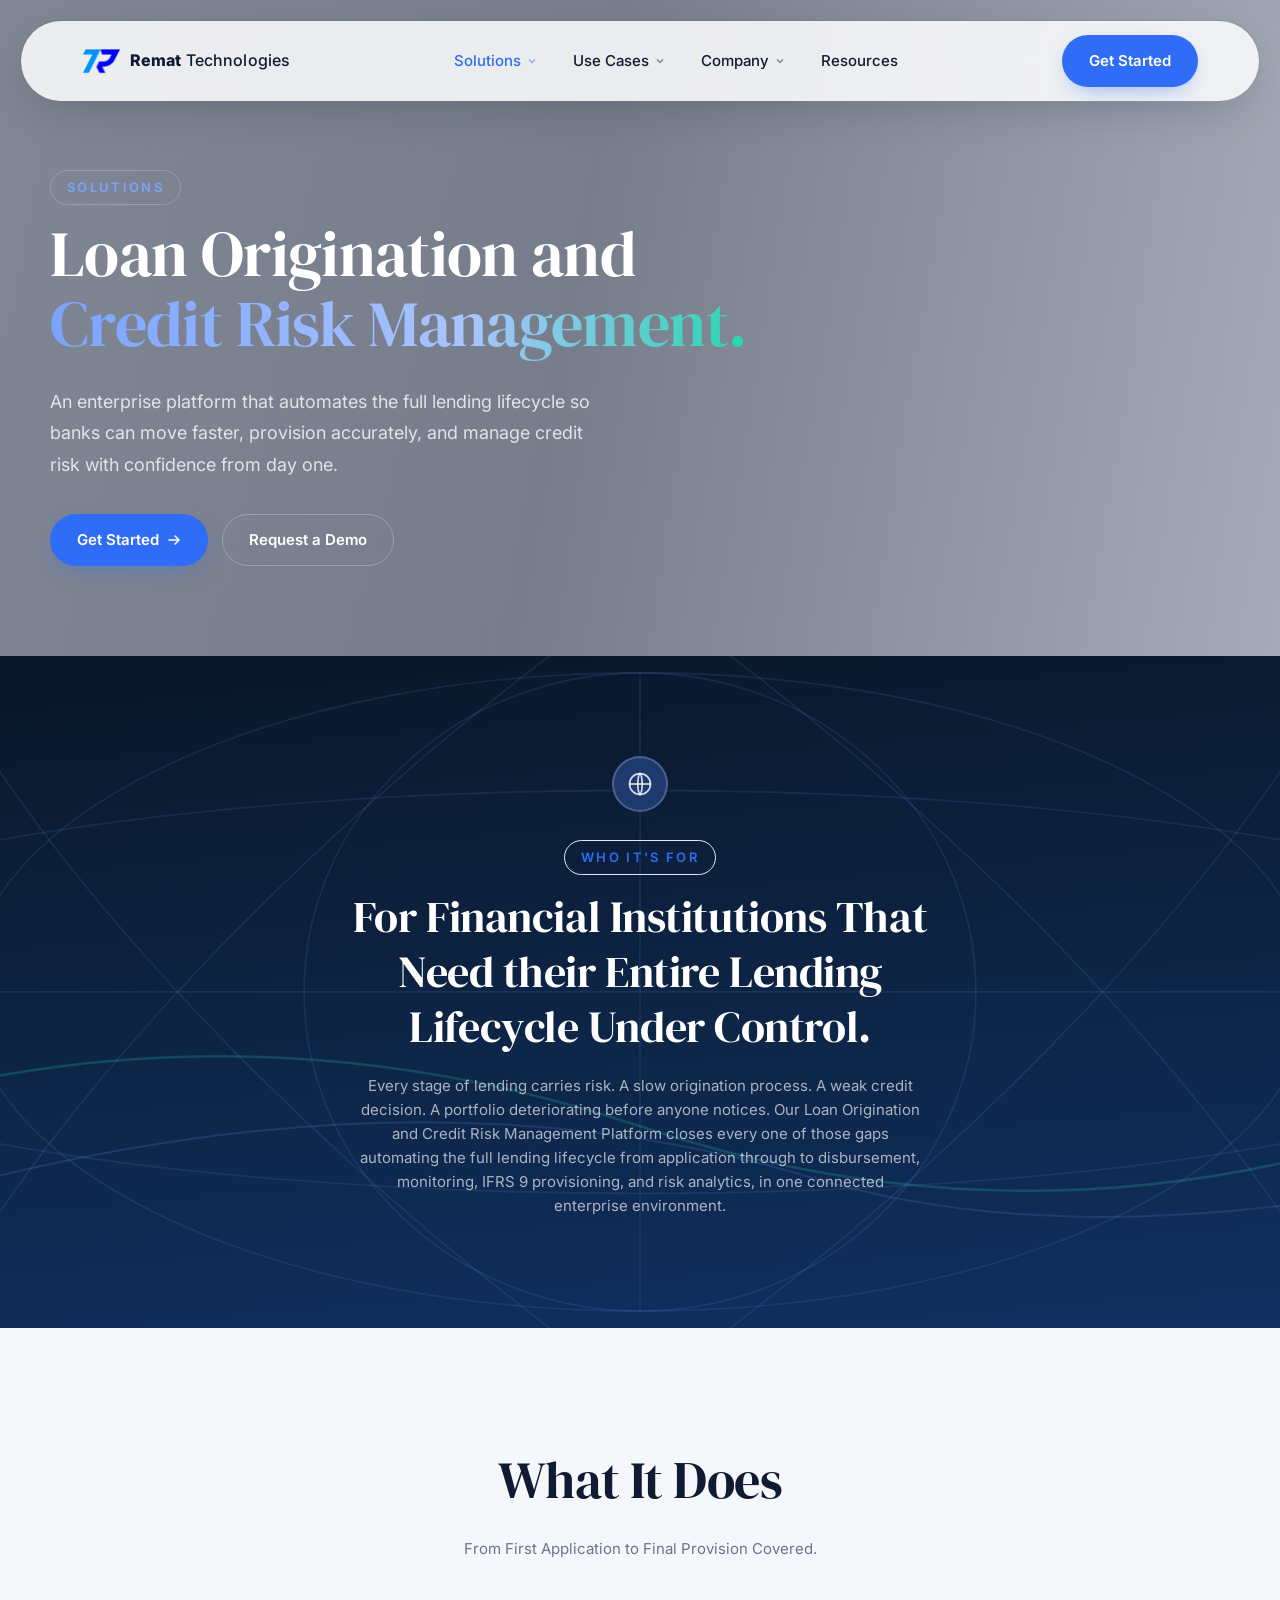
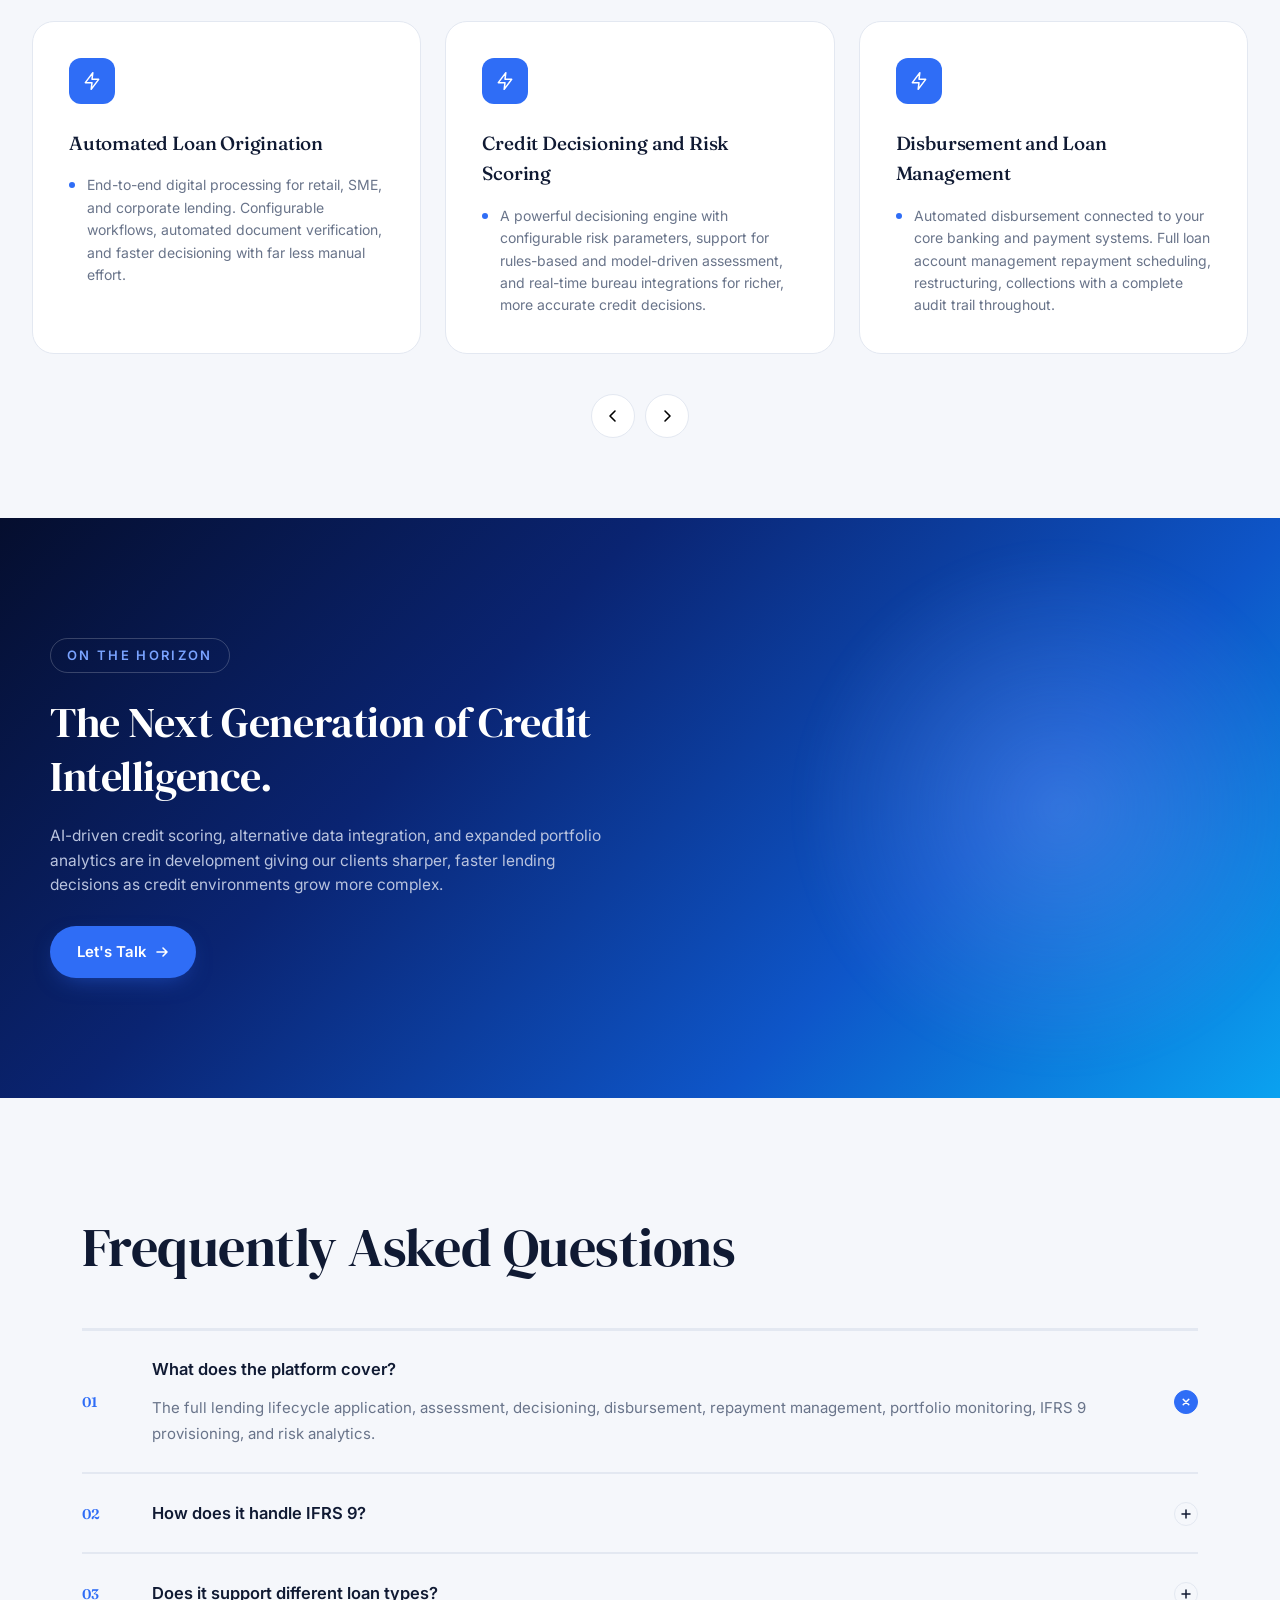
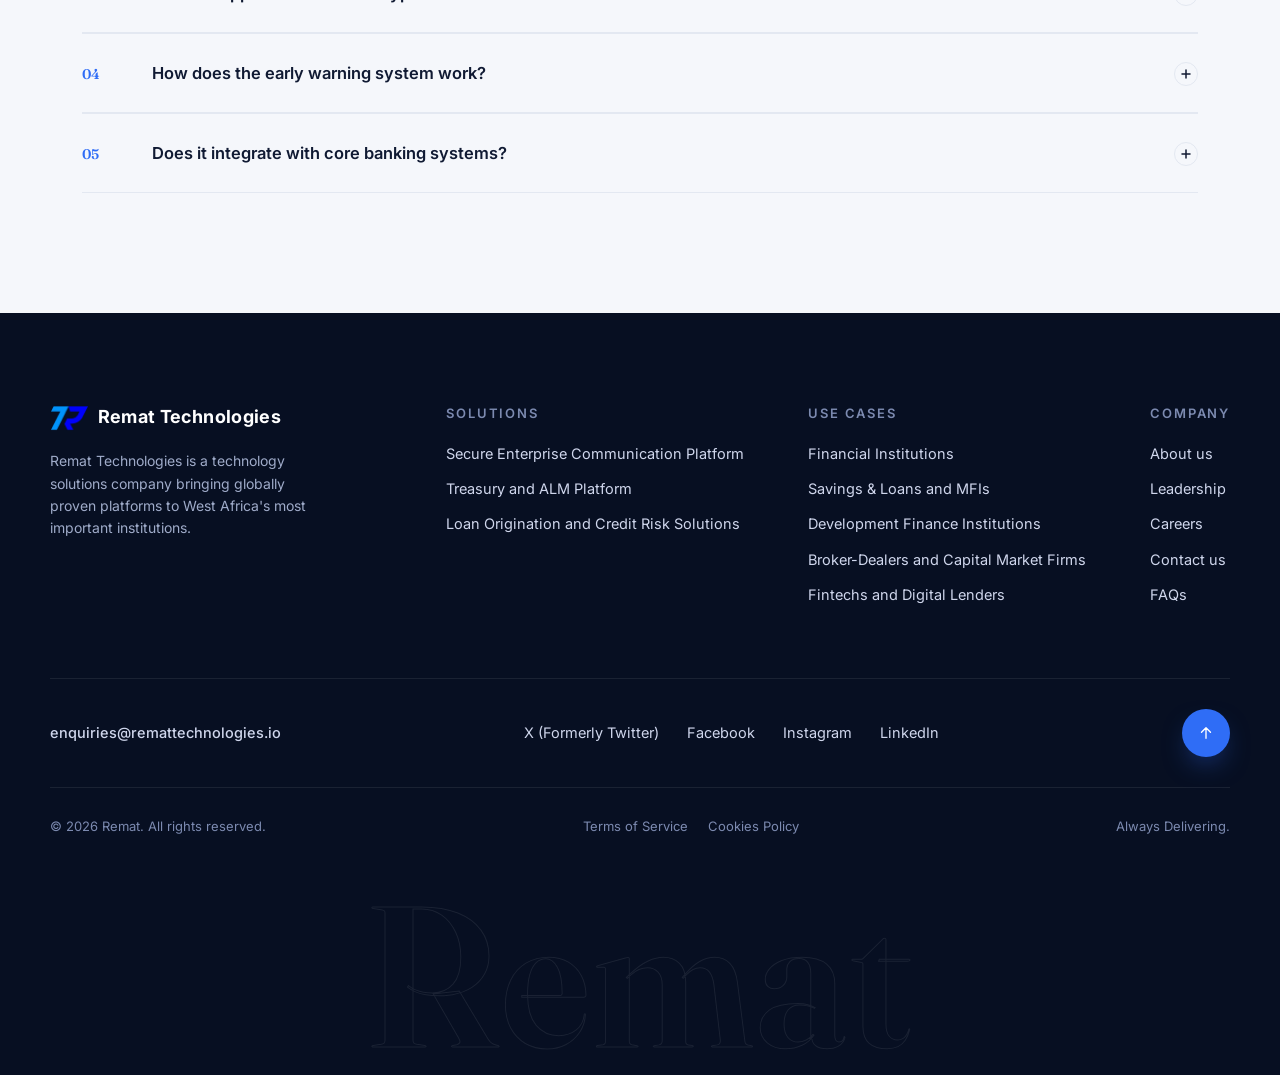
<file: Loans.html>
<!DOCTYPE html>
<html lang="en">
<head>
<meta charset="UTF-8"/>
<meta name="viewport" content="width=device-width, initial-scale=1.0"/>
<title> Loan Origination and Credit Risk Management Platform — Remat Technologies</title>
<link rel="preconnect" href="https://fonts.googleapis.com">
<link rel="preconnect" href="https://fonts.gstatic.com" crossorigin>
<link href="https://fonts.googleapis.com/css2?family=Fraunces:opsz,wght@9..144,300;9..144,400;9..144,500;9..144,600&family=Inter:wght@400;500;600;700&display=swap" rel="stylesheet">
<link href="https://fonts.googleapis.com/css2?family=DM+Serif+Display:ital@0;1&family=Inter:wght@400;500;600;700&family=Manrope:wght@200..800&family=Sora:wght@100..800&family=Space+Grotesk:wght@300..700&display=swap" rel="stylesheet">
<link rel="stylesheet" href="shared.css">
</head>
<body>

<!-- ================= HEADER ================= -->
<header class="nav">
  <div class="nav-inner">
    <a href="index.html" class="logo">
      <img class="mark" src="images/remat-mark.png" alt="Remat Technologies">
      <span class="logo-text"><strong>Remat</strong> Technologies</span>
    </a>

    <ul class="nav-links" id="navLinks">

      <!-- Solutions — active on this page -->
      <li class="has-dropdown">
        <a href="Loans.html" class="nav-parent active">Solutions
          <svg class="chevron" viewBox="0 0 10 10" fill="none"><path d="M2 3.5L5 6.5L8 3.5" stroke="currentColor" stroke-width="1.4"/></svg>
        </a>
        <div class="dropdown">
          <a href="secure.html" class="dd-item">
            <span class="dd-icon"><svg viewBox="0 0 20 20" fill="none"><circle cx="10" cy="10" r="7" stroke="currentColor" stroke-width="1.5"/><path d="M10 5v5l3 2" stroke="currentColor" stroke-width="1.5" stroke-linecap="round"/></svg></span>
            <span><strong>Secure Enterprise Communication and Workflow Platform </strong></span>
          </a>
          <a href="treasury.html" class="dd-item">
            <span class="dd-icon"><svg viewBox="0 0 20 20" fill="none"><rect x="3" y="3" width="6" height="6" rx="1.5" stroke="currentColor" stroke-width="1.5"/><rect x="11" y="11" width="6" height="6" rx="1.5" stroke="currentColor" stroke-width="1.5"/><path d="M9 6h3V9" stroke="currentColor" stroke-width="1.5" stroke-linecap="round"/></svg></span>
            <span><strong>Treasury and Asset & Liability Management (ALM) Platform</strong></span>
          </a>
           <a href="Loans.html" class="dd-item">
            <span class="dd-icon"><svg viewBox="0 0 20 20" fill="none"><rect x="3" y="3" width="6" height="6" rx="1.5" stroke="currentColor" stroke-width="1.5"/><rect x="11" y="11" width="6" height="6" rx="1.5" stroke="currentColor" stroke-width="1.5"/><path d="M9 6h3V9" stroke="currentColor" stroke-width="1.5" stroke-linecap="round"/></svg></span>
            <span><strong>Loan Origination and Credit Risk Management Solutions</strong></span>
          </a>
        </div>
      </li>

      <!-- Use Cases -->
      <li class="has-dropdown">
        <a href="commercial.html" class="nav-parent">Use Cases
          <svg class="chevron" viewBox="0 0 10 10" fill="none"><path d="M2 3.5L5 6.5L8 3.5" stroke="currentColor" stroke-width="1.4"/></svg>
        </a>
        <div class="dropdown">
          <a href="commercial.html" class="dd-item">
            <span class="dd-icon"><svg viewBox="0 0 20 20" fill="none"><path d="M10 3C6.13 3 3 6.13 3 10s3.13 7 7 7 7-3.13 7-7-3.13-7-7-7z" stroke="currentColor" stroke-width="1.5"/><path d="M10 7v4l2.5 1.5" stroke="currentColor" stroke-width="1.5" stroke-linecap="round"/></svg></span>
            <span><strong>Financial Institutions</strong></span>
          </a>
          <a href="savings.html" class="dd-item">
            <span class="dd-icon"><svg viewBox="0 0 20 20" fill="none"><rect x="3" y="5" width="14" height="10" rx="2" stroke="currentColor" stroke-width="1.5"/><path d="M3 9h14" stroke="currentColor" stroke-width="1.5"/></svg></span>
            <span><strong> Savings & Loans and MFIs </strong></span>
          </a>
          <a href="development.html" class="dd-item">
            <span class="dd-icon"><svg viewBox="0 0 20 20" fill="none"><path d="M10 2L18 6v4c0 4-3.5 7.5-8 8-4.5-.5-8-4-8-8V6l8-4z" stroke="currentColor" stroke-width="1.5" stroke-linejoin="round"/></svg></span>
            <span><strong>Development Finance Institutions </strong></span>
          </a>
          <a href="broker.html" class="dd-item">
            <span class="dd-icon"><svg viewBox="0 0 20 20" fill="none"><rect x="2" y="6" width="16" height="11" rx="2" stroke="currentColor" stroke-width="1.5"/><path d="M6 6V5a4 4 0 018 0v1" stroke="currentColor" stroke-width="1.5"/></svg></span>
            <span><strong>Broker-Dealers and Capital Market Firms </strong></span>
          </a>
          <a href="fintech.html" class="dd-item">
            <span class="dd-icon"><svg viewBox="0 0 20 20" fill="none"><path d="M3 10h14M10 3l7 7-7 7" stroke="currentColor" stroke-width="1.5" stroke-linecap="round" stroke-linejoin="round"/></svg></span>
            <span><strong>Fintechs and Digital Lenders </strong></span>
          </a>
        </div>
      </li>

      <!-- Company -->
      <li class="has-dropdown">
        <a href="about.html" class="nav-parent">Company
          <svg class="chevron" viewBox="0 0 10 10" fill="none"><path d="M2 3.5L5 6.5L8 3.5" stroke="currentColor" stroke-width="1.4"/></svg>
        </a>
        <div class="dropdown">
          <a href="about.html" class="dd-item">
            <span class="dd-icon"><svg viewBox="0 0 20 20" fill="none"><circle cx="10" cy="7" r="3" stroke="currentColor" stroke-width="1.5"/><path d="M4 17c0-3.31 2.69-6 6-6s6 2.69 6 6" stroke="currentColor" stroke-width="1.5" stroke-linecap="round"/></svg></span>
            <span><strong>About</strong><em>Our story and mission</em></span>
          </a>
          <a href="leadership.html" class="dd-item">
            <span class="dd-icon"><svg viewBox="0 0 20 20" fill="none"><path d="M17 21v-2a4 4 0 00-4-4H5a4 4 0 00-4 4v2" stroke="currentColor" stroke-width="1.5" stroke-linecap="round"/><circle cx="9" cy="7" r="4" stroke="currentColor" stroke-width="1.5"/></svg></span>
            <span><strong>Leadership</strong><em>Meet the people behind Remat Technologies</em></span>
          </a>
          <a href="careers.html" class="dd-item">
            <span class="dd-icon"><svg viewBox="0 0 20 20" fill="none"><rect x="3" y="4" width="14" height="12" rx="2" stroke="currentColor" stroke-width="1.5"/><path d="M7 9h6M7 13h4" stroke="currentColor" stroke-width="1.5" stroke-linecap="round"/></svg></span>
            <span><strong>Careers</strong><em>Join the Remat Technologies team</em></span>
          </a>
          <a href="index.html#faq" class="dd-item">
            <span class="dd-icon"><svg viewBox="0 0 20 20" fill="none"><circle cx="10" cy="10" r="7" stroke="currentColor" stroke-width="1.5"/><path d="M10 11V10c1.1 0 2-.9 2-2s-.9-2-2-2-2 .9-2 2" stroke="currentColor" stroke-width="1.5" stroke-linecap="round"/><circle cx="10" cy="14" r=".75" fill="currentColor"/></svg></span>
            <span><strong>FAQs</strong><em>Common questions answered</em></span>
          </a>
          <a href="contact.html" class="dd-item">
            <span class="dd-icon"><svg viewBox="0 0 20 20" fill="none"><path d="M3 5h14v10a2 2 0 01-2 2H5a2 2 0 01-2-2V5z" stroke="currentColor" stroke-width="1.5"/><path d="M3 5l7 6 7-6" stroke="currentColor" stroke-width="1.5" stroke-linejoin="round"/></svg></span>
            <span><strong>Contact Us</strong><em>Get in touch with our team</em></span>
          </a>
        </div>
      </li>

      <li><a href="index.html#faq">Resources</a></li>
    </ul>

    <div class="nav-right">
      <a href="get-started.html" class="btn btn-primary">Get Started</a>
            <button class="nav-toggle" id="navToggle" aria-label="Toggle menu">
        <span></span><span></span><span></span>
      </button>
    </div>
  </div>
</header>

<!-- ================= HERO ================= -->
<section class="hero" id="top">

  <!-- full-bleed looping background video -->
  <video class="hero-bg-video" autoplay muted loop playsinline preload="auto">
    <source src="videos/Loan Process (1).mp4" type="video/mp4">
  </video>
  </video>
  <div class="hero-video-overlay"></div>

  <div class="hero-inner">
    <span class="eyebrow dark reveal">Solutions</span>
    <h1 class="reveal hero-h1-video">Loan Origination and <span class="grad">Credit Risk Management.</span></h1>

    <p class="lead reveal hero-lead-video">An enterprise platform that automates the full lending lifecycle so banks can move faster, provision accurately, and manage credit risk with confidence from day one.</p>

    <div class="hero-actions reveal">
       <a href="get-started.html" class="btn btn-primary">Get Started
        <svg viewBox="0 0 14 14" fill="none"><path d="M2 7H12M12 7L8 3M12 7L8 11" stroke="white" stroke-width="1.6" stroke-linecap="round" stroke-linejoin="round"/></svg>
      </a>
       <a href="#" class="btn btn-outline light js-open-demo">Request a Demo</a>
    </div>
  </div>
</section>

<!-- ================= EXPLAINER VIDEO ================= -->
<div class="vault-banner reveal">
  <!--
  <video class="vault-video" autoplay loop muted playsinline>
    <source src="assets/video/treasury-vault.mp4" type="video/mp4">
  </video>
  -->
</div>
<!-- ================= OPERATE SEAMLESSLY ================= -->
<section class="operate">
  <div class="operate-lines">
    <svg viewBox="0 0 1200 400" preserveAspectRatio="xMidYMid slice" fill="none" style="position:absolute;inset:0;width:100%;height:100%">
      <g stroke="rgba(100,160,255,.12)" stroke-width="1">
        <ellipse cx="600" cy="200" rx="580" ry="120"/><ellipse cx="600" cy="200" rx="400" ry="190"/>
        <ellipse cx="600" cy="200" rx="580" ry="190" transform="rotate(40,600,200)"/>
        <ellipse cx="600" cy="200" rx="580" ry="190" transform="rotate(-40,600,200)"/>
        <ellipse cx="600" cy="200" rx="200" ry="190"/>
        <line x1="600" y1="10" x2="600" y2="390"/><line x1="20" y1="200" x2="1180" y2="200"/>
      </g>
      <path d="M0 320 Q300 180 600 280 Q900 380 1200 220" stroke="rgba(40,214,173,.2)" stroke-width="1.5" fill="none"/>
      <path d="M0 380 Q400 220 700 310 Q900 370 1200 280" stroke="rgba(122,163,255,.15)" stroke-width="1.2" fill="none"/>
    </svg>
  </div>
  <div class="operate-inner reveal">
    <div class="operate-avatar">
      <svg viewBox="0 0 24 24" fill="none" stroke="rgba(255,255,255,.8)" stroke-width="1.5">
        <circle cx="12" cy="12" r="9"/><path d="M12 3C14.5 5.5 14.5 18.5 12 21C9.5 18.5 9.5 5.5 12 3Z"/>
        <path d="M3 12h18"/>
      </svg>
    </div>
    <span class="eyebrow reveal">Who It's For </span>
    <h2>For Financial Institutions That Need their Entire Lending Lifecycle Under Control. </h2>
    <p> Every stage of lending carries risk. A slow origination process. A weak credit decision. A portfolio deteriorating before anyone notices. Our Loan Origination and Credit Risk Management Platform closes every one of those gaps automating the full lending lifecycle from application through to disbursement, monitoring, IFRS 9 provisioning, and risk analytics, in one connected enterprise environment. 
</p>
  </div>
</section>

<!-- ================= FEATURES ================= -->
<section class="cbfi-features">
  <div class="cbfi-features-head reveal">
    <h2>What It Does </h2>
    <p>  From First Application to Final Provision Covered. 

  </div>
  <div class="cbfi-feat-wrap">
    <div class="cbfi-feat-track">
      <div class="cbfi-feat-card reveal">
        <div class="icon"><svg viewBox="0 0 24 24" fill="none" stroke="#fff" stroke-width="1.8"><path d="M13 2L4 14H12L11 22L20 10H12L13 2Z" stroke-linejoin="round"/></svg></div>
        <h3>Automated Loan Origination </h3>
        <ul><li>End-to-end digital processing for retail, SME, and corporate lending. Configurable workflows, automated document verification, and faster decisioning with far less manual effort. 
</li></ul>
      </div>
      <div class="cbfi-feat-card reveal">
        <div class="icon"><svg viewBox="0 0 24 24" fill="none" stroke="#fff" stroke-width="1.8"><path d="M13 2L4 14H12L11 22L20 10H12L13 2Z" stroke-linejoin="round"/></svg></div>
        <h3>Credit Decisioning and Risk Scoring</h3>
        <ul><li>A powerful decisioning engine with configurable risk parameters, support for rules-based and model-driven assessment, and real-time bureau integrations for richer, more accurate credit decisions. 
</li></ul>
      </div>
      <div class="cbfi-feat-card reveal">
        <div class="icon"><svg viewBox="0 0 24 24" fill="none" stroke="#fff" stroke-width="1.8"><path d="M13 2L4 14H12L11 22L20 10H12L13 2Z" stroke-linejoin="round"/></svg></div>
        <h3>Disbursement and Loan Management</h3>
        <ul><li> Automated disbursement connected to your core banking and payment systems. Full loan account management  repayment scheduling, restructuring, collections with a complete audit trail throughout.
</li></ul>
      </div>
      <div class="cbfi-feat-card reveal">
        <div class="icon"><svg viewBox="0 0 24 24" fill="none" stroke="#fff" stroke-width="1.8"><path d="M13 2L4 14H12L11 22L20 10H12L13 2Z" stroke-linejoin="round"/></svg></div>
        <h3>Portfolio Monitoring and Early Warning</h3>
        <ul><li> Real-time monitoring with configurable alerts for emerging credit risk signals. Catch deteriorating accounts early. Give your risk teams the visibility to act before problems escalate. 
</li></ul>
      </div>
      <div class="cbfi-feat-card reveal">
        <div class="icon"><svg viewBox="0 0 24 24" fill="none" stroke="#fff" stroke-width="1.8"><path d="M13 2L4 14H12L11 22L20 10H12L13 2Z" stroke-linejoin="round"/></svg></div>
        <h3>IFRS 9 Provisioning and Regulatory Compliance</h3>
        <ul><li>Automated ECL calculations, stage migration logic, and scenario modelling with regulatory reporting outputs aligned to applicable standards and central bank requirements. No spreadsheets. No guesswork. 
</li></ul>
      </div>
    </div>
  </div>
  <div class="cbfi-feat-nav reveal">
    <button id="cbfiPrev" aria-label="Previous"><svg viewBox="0 0 16 16" fill="none"><path d="M10 3L5 8L10 13" stroke="currentColor" stroke-width="1.6" stroke-linecap="round" stroke-linejoin="round"/></svg></button>
    <button id="cbfiNext" aria-label="Next"><svg viewBox="0 0 16 16" fill="none"><path d="M6 3L11 8L6 13" stroke="currentColor" stroke-width="1.6" stroke-linecap="round" stroke-linejoin="round"/></svg></button>
  </div>
</section>

<section class="innovate">
  <div class="innovate-orb"></div>
  <div class="innovate-inner">
    <div class="innovate-text reveal">
      <span class="eyebrow dark">On the Horizon </span>
      <h2>The Next Generation of Credit Intelligence.</h2>
      <p>AI-driven credit scoring, alternative data integration, and expanded portfolio analytics are in development  giving our clients sharper, faster lending decisions as credit environments grow more complex. 
</p>
      <a href="#" class="btn btn-primary js-open-demo">Let's Talk 
        <svg viewBox="0 0 14 14" fill="none"><path d="M2 7H12M12 7L8 3M12 7L8 11" stroke="white" stroke-width="1.6" stroke-linecap="round" stroke-linejoin="round"/></svg>
      </a>
    </div>
  </div>
</section>

<!-- ================= FAQ ================= -->
<section class="cbfi-faq">
  <div class="faq-head reveal">
    <h2>Frequently Asked Questions</h2>
  </div>
  <div class="faq-list">
   <div class="faq-list">
    <div class="faq-item reveal open">
      <span class="faq-num">01</span>
      <div>
        <div class="faq-q">What does the platform cover?</div>
        <div class="faq-a">The full lending lifecycle application, assessment, decisioning, disbursement, repayment management, portfolio monitoring, IFRS 9 provisioning, and risk analytics. 
</div>
      </div>
      <span class="faq-toggle"><svg viewBox="0 0 10 10" fill="none" stroke="currentColor"><path d="M5 1V9M1 5H9" stroke-width="1.5" stroke-linecap="round"/></svg></span>
    </div>

    <div class="faq-item reveal">
      <span class="faq-num">02</span>
      <div>
        <div class="faq-q">How does it handle IFRS 9?</div>
        <div class="faq-a">Automated ECL calculations, stage migration management, and the reporting outputs your finance and risk teams need built in, not bolted on. 
</div>
      </div>
      <span class="faq-toggle"><svg viewBox="0 0 10 10" fill="none" stroke="currentColor"><path d="M5 1V9M1 5H9" stroke-width="1.5" stroke-linecap="round"/></svg></span>
    </div>

    <div class="faq-item reveal">
      <span class="faq-num">03</span>
      <div>
        <div class="faq-q"> Does it support different loan types?</div>
        <div class="faq-a">Yes. Retail, SME, and corporate lending with configurable workflows and credit parameters for each segment.
</div>
      </div>
      <span class="faq-toggle"><svg viewBox="0 0 10 10" fill="none" stroke="currentColor"><path d="M5 1V9M1 5H9" stroke-width="1.5" stroke-linecap="round"/></svg></span>
    </div>

    <div class="faq-item reveal">
      <span class="faq-num">04</span>
      <div>
        <div class="faq-q">How does the early warning system work?</div>
        <div class="faq-a">The platform monitors portfolio performance continuously against configurable risk indicators. When signals emerge, alerts fire automatically giving your team time to act. 
</div>
      </div>
      <span class="faq-toggle"><svg viewBox="0 0 10 10" fill="none" stroke="currentColor"><path d="M5 1V9M1 5H9" stroke-width="1.5" stroke-linecap="round"/></svg></span>
    </div>

    <div class="faq-item reveal">
      <span class="faq-num">05</span>
      <div>
        <div class="faq-q"> Does it integrate with core banking systems?</div>
        <div class="faq-a">Yes, connecting with core banking, credit bureaus, and payment infrastructure via secure APIs.</div>
      </div>
      <span class="faq-toggle"><svg viewBox="0 0 10 10" fill="none" stroke="currentColor"><path d="M5 1V9M1 5H9" stroke-width="1.5" stroke-linecap="round"/></svg></span>
    </div>
  </div>
</section>

<!-- ================= FOOTER ================= -->
<footer class="footer">
  <div class="footer-inner">
    <div>
      <a href="#top" class="footer-brand">
       <a href="index.html" class="logo">
      <img class="mark" src="images/remat-mark.png" alt="Remat Technologies">
        Remat Technologies
    </a>
      <p class="footer-blurb">Remat Technologies is a technology solutions company bringing globally proven platforms to West Africa's most important institutions. 
      </p>
    </div>
    <div class="footer-cols">
       <div class="footer-col">
        <h4>Solutions</h4>
        <a href="secure.html">Secure Enterprise Communication Platform</a>
        <a href="treasury.html">Treasury and ALM Platform </a>
        <a href="Loans.html">Loan Origination and Credit Risk Solutions </a>
      </div>
      <div class="footer-col">
        <h4>Use Cases</h4>
        <a href="commercial.html">Financial Institutions</a>
        <a href="savings.html">Savings & Loans and MFIs</a>
        <a href="development.html">Development Finance Institutions</a>
        <a href="broker.html">Broker-Dealers and Capital Market Firms </a>
        <a href="fintech.html">Fintechs and Digital Lenders </a>
      </div>
      <div class="footer-col">
        <h4>Company</h4>
        <a href="about.html">About us</a>
        <a href="leadership.html">Leadership</a>
        <a href="careers.html">Careers</a>
        <a href="contact.html">Contact us</a>
        <a href="index.html#faq"> FAQs </a>
      </div>
    </div>
  </div>
<div class="footer-mid">
    <span class="footer-email">enquiries@remattechnologies.io</span>
    <div class="footer-social">
      <a href="#">X (Formerly Twitter)</a>
      <a href="#">Facebook</a>
      <a href="#">Instagram</a>
      <a href="#">LinkedIn</a>
    </div>
    <button id="backToTop" class="back-to-top" aria-label="Back to top">
      <svg viewBox="0 0 24 24" fill="none"><path d="M12 19V5M12 5L6 11M12 5L18 11" stroke="currentColor" stroke-width="1.8" stroke-linecap="round" stroke-linejoin="round"/></svg>
    </button>
  </div>
  <div class="footer-bottom">
    <span>© 2026 Remat. All rights reserved.</span>
     <span class="footer-legal"><a href="#">Terms of Service</a><a href="#">Cookies Policy</a></span>
    <span>Always Delivering.</span>
  </div>

  <div class="footer-bigtext">Remat</div>
</footer>

<!-- ================= REQUEST A DEMO DRAWER ================= -->
<div class="rdm-overlay" id="rdmOverlay">
  <aside class="rdm-drawer" id="rdmDrawer" role="dialog" aria-modal="true" aria-labelledby="rdmTitle">
    <div class="rdm-head">
      <h2 class="rdm-title" id="rdmTitle">See how it works for your business</h2>
      <button class="rdm-close" id="rdmClose" aria-label="Close">
        <svg viewBox="0 0 14 14" fill="none"><path d="M1 1L13 13M13 1L1 13" stroke="currentColor" stroke-width="1.6" stroke-linecap="round"/></svg>
      </button>
    </div>
    <p class="rdm-sub">Fill out the form and our team will be in touch to schedule a demo that fits your use case.</p>

    <form class="rdm-form" id="rdmForm">
      <div class="rdm-field">
        <label class="rdm-label" for="rdmEmail">Email Address <span class="rdm-req">*</span></label>
        <input class="rdm-input" type="email" id="rdmEmail" placeholder="Work email address" required>
      </div>

      <div class="rdm-field">
        <label class="rdm-label" for="rdmFirst">First Name <span class="rdm-req">*</span></label>
        <input class="rdm-input" type="text" id="rdmFirst" placeholder="Enter your first name" required>
      </div>

      <div class="rdm-field">
        <label class="rdm-label" for="rdmLast">Last Name <span class="rdm-req">*</span></label>
        <input class="rdm-input" type="text" id="rdmLast" placeholder="Enter your last name" required>
      </div>
      <div class="rdm-field">
        <label class="rdm-label" for="rdmLast">Institution <span class="rdm-req">*</span></label>
        <input class="rdm-input" type="text" id="rdmLast" placeholder="Your Company/Institution" required>
      </div>

      <div class="rdm-field">
        <label class="rdm-label" for="rdmPhone">Phone Number</label>
        <div class="rdm-phone">
          <div class="rdm-phone-code-wrap">
            <select class="rdm-phone-code" id="rdmPhoneCode">
              <option value="234">(+234)</option>
              <option value="233">(+233)</option>
              <option value="254">(+254)</option>
              <option value="27">(+27)</option>
              <option value="20">(+20)</option>
              <option value="44">(+44)</option>
              <option value="1">(+1)</option>
            </select>
            <svg class="rdm-chevron" viewBox="0 0 10 10" fill="none"><path d="M2 3.5L5 6.5L8 3.5" stroke="currentColor" stroke-width="1.4"/></svg>
          </div>
          <input class="rdm-input rdm-phone-input" type="tel" id="rdmPhone" placeholder="Enter mobile number">
        </div>
      </div>

      <div class="rdm-field">
        <label class="rdm-label" for="rdmCountry">Country <span class="rdm-req">*</span></label>
        <div class="rdm-select-wrap">
          <select class="rdm-select" id="rdmCountry" required defaultValue="">
            <option value="" disabled selected>Select your country</option>
            <option>Ghana</option>
            <option>Nigeria</option>
            <option>Kenya</option>
            <option>South Africa</option>
            <option>Egypt</option>
            <option>United Kingdom</option>
            <option>United States</option>
            <option>Other</option>
          </select>
          <svg class="rdm-chevron" viewBox="0 0 10 10" fill="none"><path d="M2 3.5L5 6.5L8 3.5" stroke="currentColor" stroke-width="1.4"/></svg>
        </div>
      </div>

      <button type="submit" class="btn btn-primary rdm-cta">Submit Request <span class="gs-dot"></span></button>
    </form>
  </aside>
</div>

<script src="shared.js"></script>

</body>
</html>
</file>
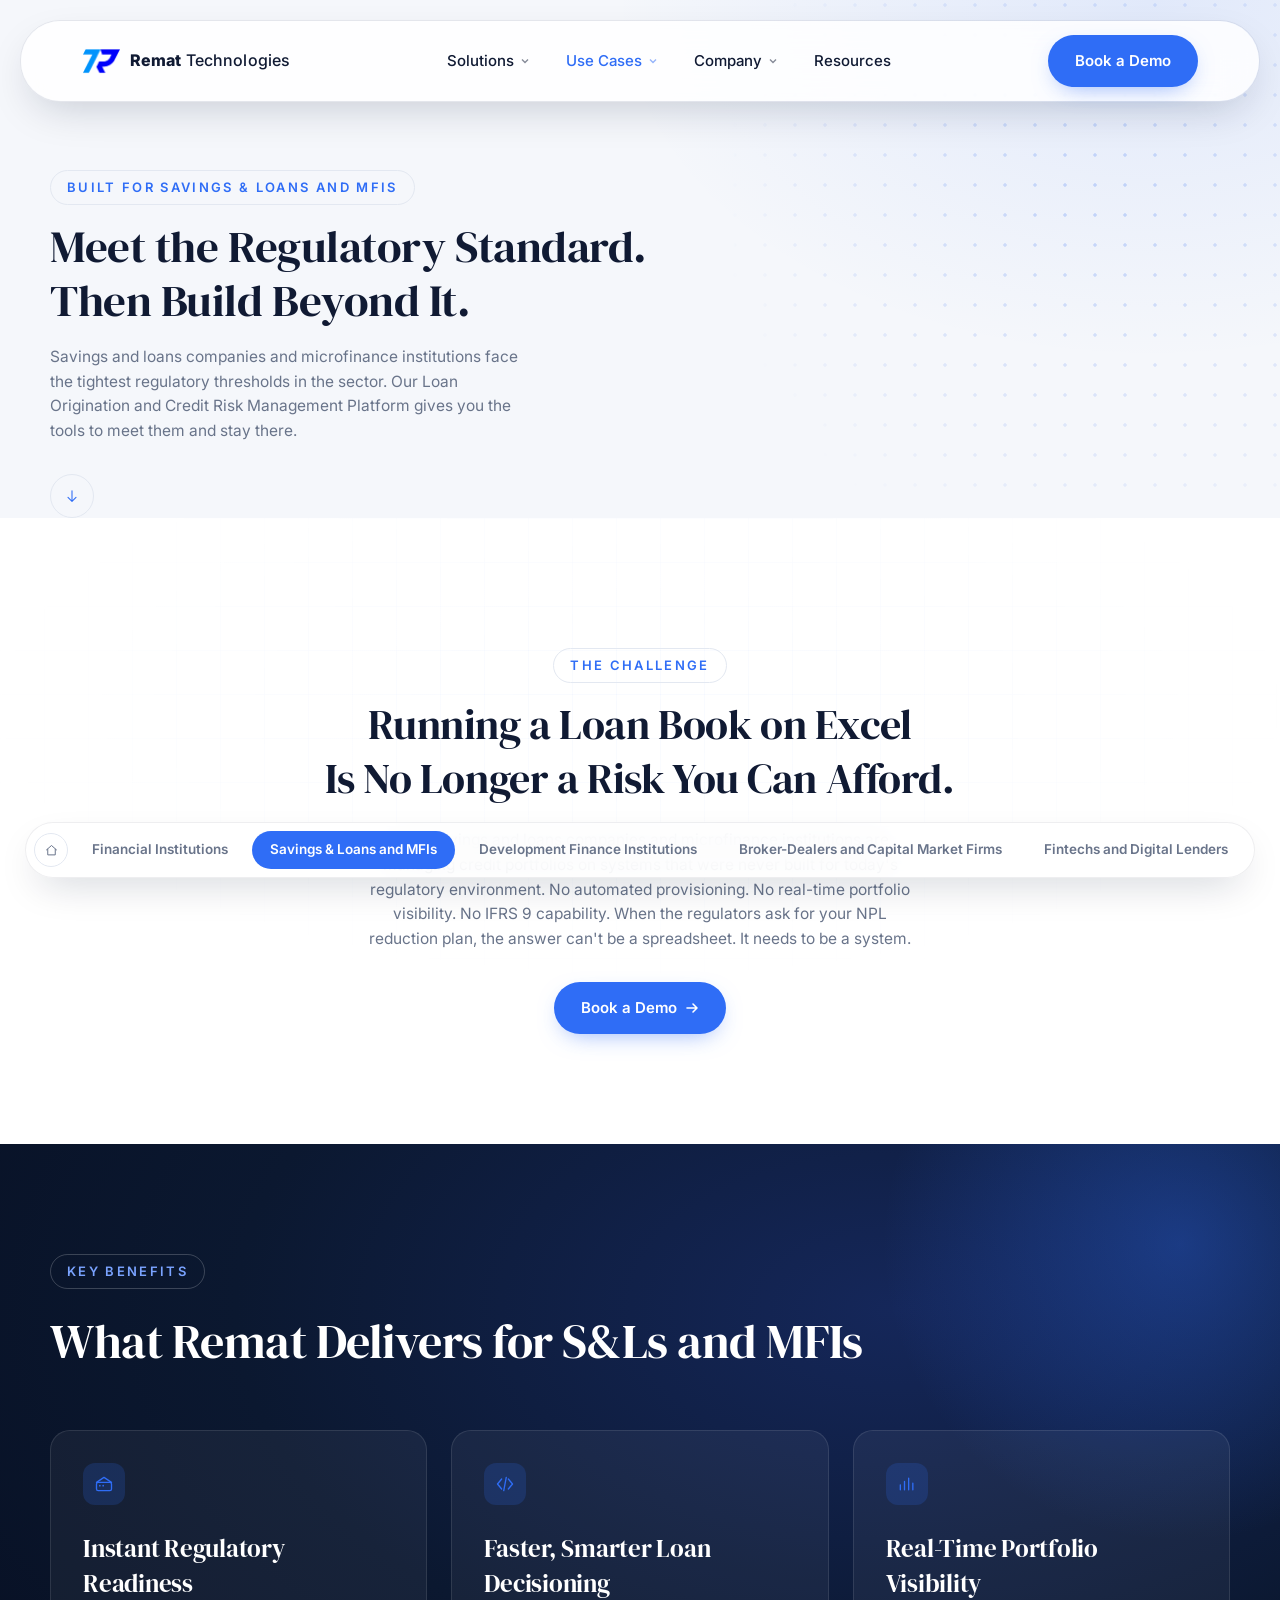
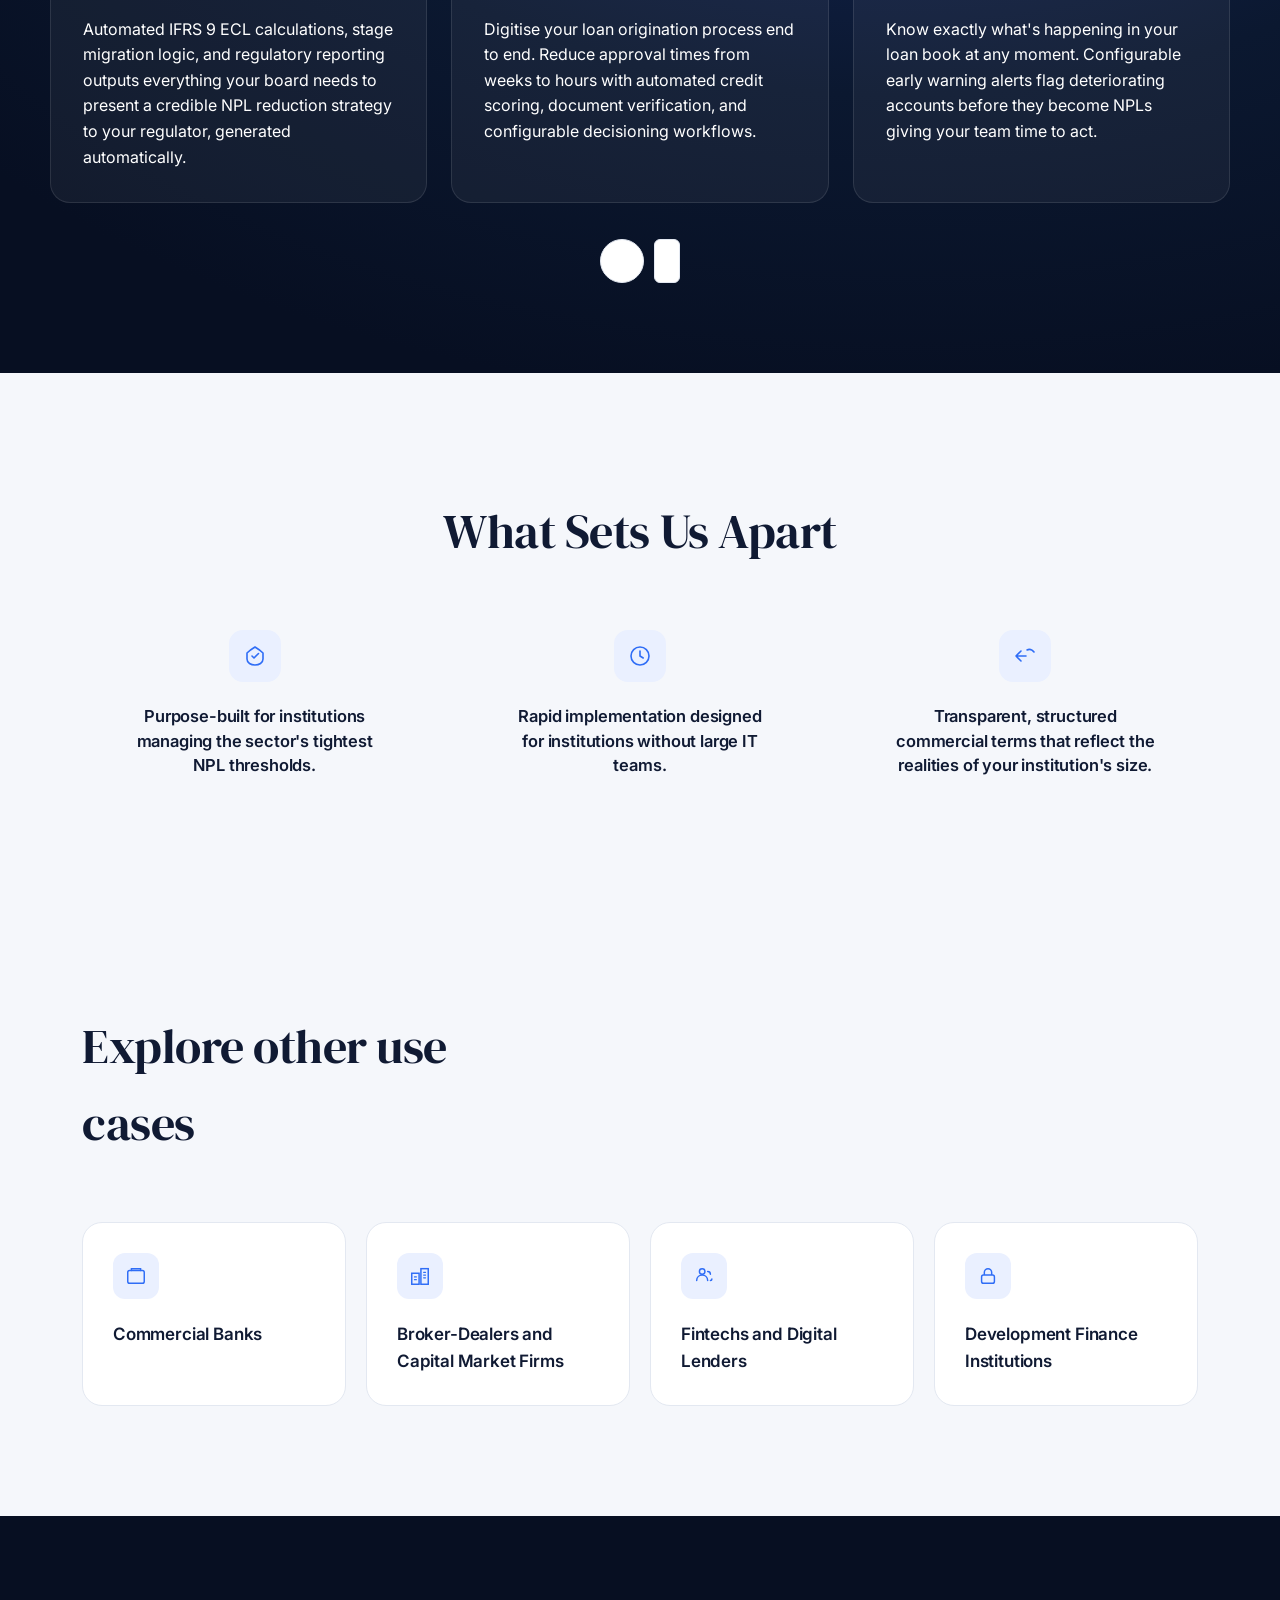
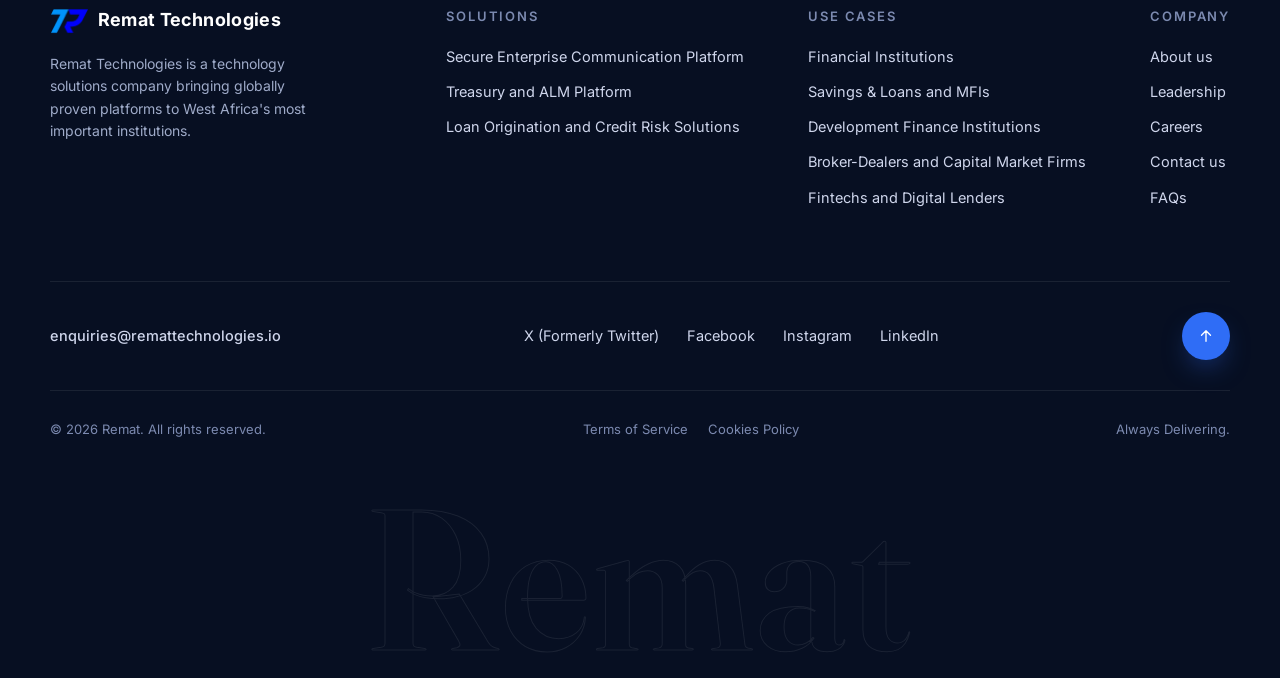
<file: savings.html>
<!DOCTYPE html>
<html lang="en">
<head>
<meta charset="UTF-8" />
<meta name="viewport" content="width=device-width, initial-scale=1.0" />
<title> Savings & Loans and Microfinance Institutions  — Remat Technologies</title>
<link rel="preconnect" href="https://fonts.googleapis.com">
<link rel="preconnect" href="https://fonts.gstatic.com" crossorigin>
<link href="https://fonts.googleapis.com/css2?family=Fraunces:opsz,wght@9..144,300;9..144,400;9..144,500;9..144,600&family=Inter:wght@400;500;600;700&display=swap" rel="stylesheet">
<link href="https://fonts.googleapis.com/css2?family=DM+Serif+Display:ital@0;1&family=Inter:wght@400;500;600;700&family=Manrope:wght@200..800&family=Sora:wght@100..800&family=Space+Grotesk:wght@300..700&display=swap" rel="stylesheet">
<link rel="stylesheet" href="shared.css">
</head>
<body class="uc-page">

<!-- ================= HEADER ================= -->
<header class="nav">
  <div class="nav-inner">
    <a href="index.html" class="logo">
      <img class="mark" src="images/remat-mark.png" alt="Remat Technologies">
      <span class="logo-text"><strong>Remat</strong> Technologies</span>
    </a>

    <ul class="nav-links" id="navLinks">

      <!-- Solutions -->
      <li class="has-dropdown">
        <a href="secure.html" class="nav-parent">Solutions
          <svg class="chevron" viewBox="0 0 10 10" fill="none"><path d="M2 3.5L5 6.5L8 3.5" stroke="currentColor" stroke-width="1.4"/></svg>
        </a>
        <div class="dropdown">
          <a href="secure.html" class="dd-item">
            <span class="dd-icon"><svg viewBox="0 0 20 20" fill="none"><circle cx="10" cy="10" r="7" stroke="currentColor" stroke-width="1.5"/><path d="M10 5v5l3 2" stroke="currentColor" stroke-width="1.5" stroke-linecap="round"/></svg></span>
            <span><strong>Secure Enterprise Communication Platform </strong></span>
          </a>
          <a href="treasury.html" class="dd-item">
            <span class="dd-icon"><svg viewBox="0 0 20 20" fill="none"><rect x="3" y="3" width="6" height="6" rx="1.5" stroke="currentColor" stroke-width="1.5"/><rect x="11" y="11" width="6" height="6" rx="1.5" stroke="currentColor" stroke-width="1.5"/><path d="M9 6h3V9" stroke="currentColor" stroke-width="1.5" stroke-linecap="round"/></svg></span>
            <span><strong>Treasury and Asset & Liability Management (ALM) Platform </strong></span>
          </a>
          <a href="Loans.html" class="dd-item">
            <span class="dd-icon"><svg viewBox="0 0 20 20" fill="none"><rect x="3" y="3" width="6" height="6" rx="1.5" stroke="currentColor" stroke-width="1.5"/><rect x="11" y="11" width="6" height="6" rx="1.5" stroke="currentColor" stroke-width="1.5"/><path d="M9 6h3V9" stroke="currentColor" stroke-width="1.5" stroke-linecap="round"/></svg></span>
            <span><strong>Loan Origination and Credit Risk Management  Solutions</strong></span>
          </a>
        </div>
      </li>

      <!-- Use Cases -->
      <li class="has-dropdown">
        <a href="savings.html" class="nav-parent active">Use Cases
          <svg class="chevron" viewBox="0 0 10 10" fill="none"><path d="M2 3.5L5 6.5L8 3.5" stroke="currentColor" stroke-width="1.4"/></svg>
        </a>
        <div class="dropdown">
          <a href="commercial.html" class="dd-item">
            <span class="dd-icon"><svg viewBox="0 0 20 20" fill="none"><path d="M10 3C6.13 3 3 6.13 3 10s3.13 7 7 7 7-3.13 7-7-3.13-7-7-7z" stroke="currentColor" stroke-width="1.5"/><path d="M10 7v4l2.5 1.5" stroke="currentColor" stroke-width="1.5" stroke-linecap="round"/></svg></span>
            <span><strong>Financial Institutions</strong></span>
          </a>
          <a href="savings.html" class="dd-item">
            <span class="dd-icon"><svg viewBox="0 0 20 20" fill="none"><rect x="3" y="5" width="14" height="10" rx="2" stroke="currentColor" stroke-width="1.5"/><path d="M3 9h14" stroke="currentColor" stroke-width="1.5"/></svg></span>
            <span><strong>Savings & Loans and MFIs </strong></span>
          </a>
          <a href="development.html" class="dd-item">
            <span class="dd-icon"><svg viewBox="0 0 20 20" fill="none"><path d="M10 2L18 6v4c0 4-3.5 7.5-8 8-4.5-.5-8-4-8-8V6l8-4z" stroke="currentColor" stroke-width="1.5" stroke-linejoin="round"/></svg></span>
            <span><strong>Development Finance Institutions</strong></span>
          </a>
          <a href="broker.html" class="dd-item">
            <span class="dd-icon"><svg viewBox="0 0 20 20" fill="none"><rect x="2" y="6" width="16" height="11" rx="2" stroke="currentColor" stroke-width="1.5"/><path d="M6 6V5a4 4 0 018 0v1" stroke="currentColor" stroke-width="1.5"/></svg></span>
            <span><strong> Broker-Dealers and Capital Market Firms </strong></span>
          </a>
          <a href="fintech.html" class="dd-item">
            <span class="dd-icon"><svg viewBox="0 0 20 20" fill="none"><path d="M3 10h14M10 3l7 7-7 7" stroke="currentColor" stroke-width="1.5" stroke-linecap="round" stroke-linejoin="round"/></svg></span>
            <span><strong> Fintechs and Digital Lenders </strong></span>
          </a>
        </div>
      </li>

      <!-- Company -->
      <li class="has-dropdown">
        <a href="about.html" class="nav-parent">Company
          <svg class="chevron" viewBox="0 0 10 10" fill="none"><path d="M2 3.5L5 6.5L8 3.5" stroke="currentColor" stroke-width="1.4"/></svg>
        </a>
        <div class="dropdown">
          <a href="about.html" class="dd-item">
            <span class="dd-icon"><svg viewBox="0 0 20 20" fill="none"><circle cx="10" cy="7" r="3" stroke="currentColor" stroke-width="1.5"/><path d="M4 17c0-3.31 2.69-6 6-6s6 2.69 6 6" stroke="currentColor" stroke-width="1.5" stroke-linecap="round"/></svg></span>
            <span><strong>About</strong><em>Our story and mission</em></span>
          </a>
          <a href="leadership.html" class="dd-item">
            <span class="dd-icon"><svg viewBox="0 0 20 20" fill="none"><path d="M17 21v-2a4 4 0 00-4-4H5a4 4 0 00-4 4v2" stroke="currentColor" stroke-width="1.5" stroke-linecap="round"/><circle cx="9" cy="7" r="4" stroke="currentColor" stroke-width="1.5"/></svg></span>
            <span><strong>Leadership</strong><em>Meet the people behind Remat Technologies</em></span>
          </a>
          <a href="careers.html" class="dd-item">
            <span class="dd-icon"><svg viewBox="0 0 20 20" fill="none"><rect x="3" y="4" width="14" height="12" rx="2" stroke="currentColor" stroke-width="1.5"/><path d="M7 9h6M7 13h4" stroke="currentColor" stroke-width="1.5" stroke-linecap="round"/></svg></span>
            <span><strong>Careers</strong><em>Join the Remat Technologies team</em></span>
          </a>
          <a href="index.html#faq" class="dd-item">
            <span class="dd-icon"><svg viewBox="0 0 20 20" fill="none"><circle cx="10" cy="10" r="7" stroke="currentColor" stroke-width="1.5"/><path d="M10 11V10c1.1 0 2-.9 2-2s-.9-2-2-2-2 .9-2 2" stroke="currentColor" stroke-width="1.5" stroke-linecap="round"/><circle cx="10" cy="14" r=".75" fill="currentColor"/></svg></span>
            <span><strong>FAQs</strong><em>Common questions answered</em></span>
          </a>
          <a href="contact.html" class="dd-item">
            <span class="dd-icon"><svg viewBox="0 0 20 20" fill="none"><path d="M3 5h14v10a2 2 0 01-2 2H5a2 2 0 01-2-2V5z" stroke="currentColor" stroke-width="1.5"/><path d="M3 5l7 6 7-6" stroke="currentColor" stroke-width="1.5" stroke-linejoin="round"/></svg></span>
            <span><strong>Contact Us</strong><em>Get in touch with our team</em></span>
          </a>
        </div>
      </li>

      <!-- Resources -->
      <li><a href="index.html#faq">Resources</a></li>

    </ul>

    <div class="nav-right">
      <a href="#" class="btn btn-primary reveal js-open-demo">Book a Demo</a>
      <button class="nav-toggle" id="navToggle" aria-label="Toggle menu">
        <span></span><span></span><span></span>
      </button>
    </div>
  </div>
</header>

<!-- ===== SINGLE STICKY USE-CASE PILL NAV ===== -->
<div class="uc-pill-bar">
  <nav class="uc-pill">
    <a href="index.html" class="uc-home" aria-label="Use cases home">
      <svg viewBox="0 0 24 24" fill="none" stroke="currentColor"><path d="M4 11L12 4L20 11" stroke-width="1.6" stroke-linecap="round" stroke-linejoin="round"/><path d="M6 10V19H18V10" stroke-width="1.6" stroke-linecap="round" stroke-linejoin="round"/></svg>
    </a>
     <a href="commercial.html" class="uc-link">Financial Institutions</a>
    <a href="savings.html" class="uc-link active"> Savings & Loans and MFIs </a>
    <a href="development.html" class="uc-link">Development Finance Institutions </a>
    <a href="broker.html" class="uc-link"> Broker-Dealers and Capital Market Firms</a>
    <a href="fintech.html" class="uc-link">Fintechs and Digital Lenders </a>
  </nav>
</div>

<!-- ================= HERO ================= -->
<section class="uc-hero" id="top">
  <div class="net-field"></div>
  <div class="uc-hero-inner">
    <span class="eyebrow reveal">Built for Savings & Loans and MFIs </span>
    <h1 class="reveal"> Meet the Regulatory Standard.<br>Then Build Beyond It. </h1>
    <p class="reveal">Savings and loans companies and microfinance institutions face the tightest regulatory thresholds in the sector. Our Loan Origination and Credit Risk Management Platform gives you the tools to meet them and stay there. 
 </p>
    <a href="#power" class="scroll-cue reveal" aria-label="Scroll down">
      <svg viewBox="0 0 24 24" fill="none"><path d="M12 4V20M12 20L6 14M12 20L18 14" stroke="currentColor" stroke-width="1.6" stroke-linecap="round" stroke-linejoin="round"/></svg>
    </a>
  </div>

  </section>

<!-- ================= POWERING FINTECH INNOVATION ================= -->
<section class="ft-power" id="power">
  <div class="ft-grid-deco"></div>
  <div class="ft-power-inner">
     <span class="eyebrow reveal"> The Challenge </span>
    <h2 class="reveal"> Running a Loan Book on Excel <br> Is No Longer a Risk You Can Afford. </h2>
    <p class="reveal">Most savings and loans companies and microfinance institutions are managing credit portfolios on systems that were never built for today's regulatory environment. No automated provisioning. No real-time portfolio visibility. No IFRS 9 capability. When the regulators ask for your NPL reduction plan, the answer can't be a spreadsheet. It needs to be a system. </p>
    <a href="#" class="btn btn-primary reveal js-open-demo">Book a Demo
      <svg viewBox="0 0 14 14" fill="none"><path d="M2 7H12M12 7L8 3M12 7L8 11" stroke="white" stroke-width="1.6" stroke-linecap="round" stroke-linejoin="round"/></svg>
    </a>
  </div>
</section>

<!-- ================= VALUE WE DELIVER ================= -->
<section class="value-deliver">
  <div class="vd-glow"></div>
  <div class="vd-inner">
    <span class="eyebrow dark reveal">Key Benefits</span>
    <h2 class="reveal">What Remat Delivers for S&Ls and MFIs </h2>
    <div class="vd-track">
      <div class="vd-card ft-vd-card reveal">
        <div class="icon"><svg viewBox="0 0 24 24" fill="none" stroke="#2f6df6"><rect x="3" y="10" width="18" height="10" rx="2" stroke-width="1.6"/><path d="M3 10L12 4L21 10" stroke-width="1.6" stroke-linecap="round" stroke-linejoin="round"/><path d="M7 14H7.01M11 14H11.01" stroke-width="2" stroke-linecap="round"/></svg></div>
        <h3>Instant Regulatory Readiness </h3>
        <ul>
           <p>Automated IFRS 9 ECL calculations, stage migration logic, and regulatory reporting outputs everything your board needs to present a credible NPL reduction strategy to your regulator, generated automatically. 
</p>
        </ul>
      </div>
      <div class="vd-card ft-vd-card reveal">
        <div class="icon"><svg viewBox="0 0 24 24" fill="none" stroke="#2f6df6"><path d="M8 6L3 12L8 18" stroke-width="1.6" stroke-linecap="round" stroke-linejoin="round"/><path d="M16 6L21 12L16 18" stroke-width="1.6" stroke-linecap="round" stroke-linejoin="round"/><path d="M13.5 4L10.5 20" stroke-width="1.6" stroke-linecap="round"/></svg></div>
        <h3>Faster, Smarter Loan Decisioning</h3>
        <ul>
          <p>Digitise your loan origination process end to end. Reduce approval times from weeks to hours with automated credit scoring, document verification, and configurable decisioning workflows.</p>
        </ul>
      </div>
      <div class="vd-card ft-vd-card reveal">
        <div class="icon"><svg viewBox="0 0 24 24" fill="none" stroke="#2f6df6"><path d="M4 19V13M9 19V9M14 19V5M19 19V11" stroke-width="1.6" stroke-linecap="round"/></svg></div>
        <h3>Real-Time Portfolio Visibility</h3>
        <ul>
          <p>Know exactly what's happening in your loan book at any moment. Configurable early warning alerts flag deteriorating accounts before they become NPLs giving your team time to act. 
</p>
        </ul>
      </div>
    </div>
    <div class="track-nav reveal">
      <button id="vdPrev" aria-label="Previous"></button>
      <button id="vdNext" class="active" aria-label="Next"></button>
    </div>
  </div>
</section>

<!-- ================= WHAT SETS US APART ================= -->
<section class="cost">
  <div class="cost-inner">
    <h2 class="reveal">What Sets Us Apart</h2>
    <div class="cost-grid reveal">
      <div class="cost-item">
        <div class="icon"><svg viewBox="0 0 24 24" fill="none" stroke="#2f6df6"><path d="M12 3C7 6 4 9 4 9V15C4 19 8 21 12 21C16 21 20 19 20 15V9C20 9 17 6 12 3Z" stroke-width="1.6" stroke-linejoin="round"/><path d="M9 12L11 14L15.5 9.5" stroke-width="1.6" stroke-linecap="round" stroke-linejoin="round"/></svg></div>
        <h3>Purpose-built for institutions managing the sector's tightest NPL thresholds.</h3>
      </div>
      <div class="cost-item">
        <div class="icon"><svg viewBox="0 0 24 24" fill="none" stroke="#2f6df6"><circle cx="12" cy="12" r="9" stroke-width="1.6"/><path d="M12 7V12L15.2 14" stroke-width="1.6" stroke-linecap="round" stroke-linejoin="round"/></svg></div>
        <h3>Rapid implementation designed for institutions without large IT teams.</h3>
      </div>
      <div class="cost-item">
        <div class="icon"><svg viewBox="0 0 24 24" fill="none" stroke="#2f6df6"><path d="M3 12L8 7M3 12L8 17M3 12H13" stroke-width="1.6" stroke-linecap="round" stroke-linejoin="round"/><path d="M21 8C21 8 18 4 14 6" stroke-width="1.6" stroke-linecap="round"/></svg></div>
        <h3>Transparent, structured commercial terms that reflect the realities of your institution's size. </h3>
      </div>
    </div>
  </div>
</section>

<!-- ================= EXPLORE OTHER USE CASES ================= -->
<section class="other-uc">
  <h2 class="reveal">Explore other use<br>cases</h2>
  <div class="other-grid">
    <a href="commercial.html" class="other-card reveal">
      <div class="icon"><svg viewBox="0 0 24 24" fill="none" stroke="#2f6df6"><rect x="3" y="6" width="18" height="14" rx="2" stroke-width="1.6"/><path d="M7 6V4H17V6" stroke-width="1.6" stroke-linecap="round"/></svg></div>
      <h3>Commercial Banks </h3>
    </a>
    <a href="broker.html" class="other-card reveal">
      <div class="icon"><svg viewBox="0 0 24 24" fill="none" stroke="#2f6df6"><rect x="3" y="9" width="8" height="12" stroke-width="1.6"/><rect x="13" y="4" width="8" height="17" stroke-width="1.6"/><path d="M6 13H8M6 16H8M16 8H18M16 11H18M16 14H18" stroke-width="1.4" stroke-linecap="round"/></svg></div>
      <h3>Broker-Dealers and Capital Market Firms</h3>
    </a>
    <a href="fintech.html" class="other-card reveal">
      <div class="icon"><svg viewBox="0 0 24 24" fill="none" stroke="#2f6df6"><path d="M4 17C4 13 7 11 10 11C13 11 16 13 16 17" stroke-width="1.6" stroke-linecap="round"/><circle cx="10" cy="7" r="3" stroke-width="1.6"/><path d="M16 7C17.5 7 19 8 19 10M19 17C19.6 17 20.6 16.6 20.6 15.3" stroke-width="1.6" stroke-linecap="round"/></svg></div>
      <h3> Fintechs and Digital Lenders</h3>
    </a>
    <a href="development.html" class="other-card reveal">
      <div class="icon"><svg viewBox="0 0 24 24" fill="none" stroke="#2f6df6"><rect x="5" y="11" width="14" height="9" rx="2" stroke-width="1.6"/><path d="M8 11V8C8 5.8 9.8 4 12 4C14.2 4 16 5.8 16 8V11" stroke-width="1.6"/></svg></div>
      <h3> Development Finance Institutions</h3>
    </a>
  </div>
</section>


<!-- ================= FOOTER ================= -->
<footer class="footer">
  <div class="footer-inner">
    <div>
      <a href="#top" class="footer-brand">
       <a href="index.html" class="logo">
      <img class="mark" src="images/remat-mark.png" alt="Remat Technologies">
        Remat Technologies
    </a>
      <p class="footer-blurb">Remat Technologies is a technology solutions company bringing globally proven platforms to West Africa's most important institutions. 
      </p>
    </div>
    <div class="footer-cols">
       <div class="footer-col">
        <h4>Solutions</h4>
        <a href="secure.html">Secure Enterprise Communication Platform</a>
        <a href="treasury.html">Treasury and ALM Platform </a>
        <a href="Loans.html">Loan Origination and Credit Risk Solutions</a>
      </div>
      <div class="footer-col">
        <h4>Use Cases</h4>
        <a href="commercial.html">Financial Institutions</a>
        <a href="savings.html">Savings & Loans and MFIs</a>
        <a href="development.html">Development Finance Institutions</a>
        <a href="broker.html">Broker-Dealers and Capital Market Firms </a>
        <a href="fintech.html">Fintechs and Digital Lenders </a>
      </div>
      <div class="footer-col">
        <h4>Company</h4>
        <a href="about.html">About us</a>
        <a href="leadership.html">Leadership</a>
        <a href="careers.html">Careers</a>
        <a href="contact.html">Contact us</a>
        <a href="index.html#faq"> FAQs </a>
      </div>
    </div>
  </div>
<div class="footer-mid">
    <span class="footer-email">enquiries@remattechnologies.io</span>
    <div class="footer-social">
      <a href="#">X (Formerly Twitter)</a>
      <a href="#">Facebook</a>
      <a href="#">Instagram</a>
      <a href="#">LinkedIn</a>
    </div>
    <button id="backToTop" class="back-to-top" aria-label="Back to top">
      <svg viewBox="0 0 24 24" fill="none"><path d="M12 19V5M12 5L6 11M12 5L18 11" stroke="currentColor" stroke-width="1.8" stroke-linecap="round" stroke-linejoin="round"/></svg>
    </button>
  </div>
  <div class="footer-bottom">
    <span>© 2026 Remat. All rights reserved.</span>
     <span class="footer-legal"><a href="#">Terms of Service</a><a href="#">Cookies Policy</a></span>
    <span>Always Delivering.</span>
  </div>

  <div class="footer-bigtext">Remat</div>
</footer>

<!-- ================= REQUEST A DEMO DRAWER ================= -->
<div class="rdm-overlay" id="rdmOverlay">
  <aside class="rdm-drawer" id="rdmDrawer" role="dialog" aria-modal="true" aria-labelledby="rdmTitle">
    <div class="rdm-head">
      <h2 class="rdm-title" id="rdmTitle">See how it works for your business</h2>
      <button class="rdm-close" id="rdmClose" aria-label="Close">
        <svg viewBox="0 0 14 14" fill="none"><path d="M1 1L13 13M13 1L1 13" stroke="currentColor" stroke-width="1.6" stroke-linecap="round"/></svg>
      </button>
    </div>
    <p class="rdm-sub">Fill out the form and our team will be in touch to schedule a demo that fits your use case.</p>

    <form class="rdm-form" id="rdmForm">
      <div class="rdm-field">
        <label class="rdm-label" for="rdmEmail">Email Address <span class="rdm-req">*</span></label>
        <input class="rdm-input" type="email" id="rdmEmail" placeholder="Work email address" required>
      </div>

      <div class="rdm-field">
        <label class="rdm-label" for="rdmFirst">First Name <span class="rdm-req">*</span></label>
        <input class="rdm-input" type="text" id="rdmFirst" placeholder="Enter your first name" required>
      </div>

      <div class="rdm-field">
        <label class="rdm-label" for="rdmLast">Last Name <span class="rdm-req">*</span></label>
        <input class="rdm-input" type="text" id="rdmLast" placeholder="Enter your last name" required>
      </div>
      <div class="rdm-field">
        <label class="rdm-label" for="rdmLast">Institution <span class="rdm-req">*</span></label>
        <input class="rdm-input" type="text" id="rdmLast" placeholder="Your Company/Institution" required>
      </div>

      <div class="rdm-field">
        <label class="rdm-label" for="rdmPhone">Phone Number</label>
        <div class="rdm-phone">
          <div class="rdm-phone-code-wrap">
            <select class="rdm-phone-code" id="rdmPhoneCode">
              <option value="234">(+234)</option>
              <option value="233">(+233)</option>
              <option value="254">(+254)</option>
              <option value="27">(+27)</option>
              <option value="20">(+20)</option>
              <option value="44">(+44)</option>
              <option value="1">(+1)</option>
            </select>
            <svg class="rdm-chevron" viewBox="0 0 10 10" fill="none"><path d="M2 3.5L5 6.5L8 3.5" stroke="currentColor" stroke-width="1.4"/></svg>
          </div>
          <input class="rdm-input rdm-phone-input" type="tel" id="rdmPhone" placeholder="Enter mobile number">
        </div>
      </div>

      <div class="rdm-field">
        <label class="rdm-label" for="rdmCountry">Country <span class="rdm-req">*</span></label>
        <div class="rdm-select-wrap">
          <select class="rdm-select" id="rdmCountry" required defaultValue="">
            <option value="" disabled selected>Select your country</option>
            <option>Ghana</option>
            <option>Nigeria</option>
            <option>Kenya</option>
            <option>South Africa</option>
            <option>Egypt</option>
            <option>United Kingdom</option>
            <option>United States</option>
            <option>Other</option>
          </select>
          <svg class="rdm-chevron" viewBox="0 0 10 10" fill="none"><path d="M2 3.5L5 6.5L8 3.5" stroke="currentColor" stroke-width="1.4"/></svg>
        </div>
      </div>
   <div class="rdm-field">
        <label class="rdm-label" for="rdmMessage">Message</label>
        <textarea class="rdm-input" id="rdmMessage" rows="4" placeholder="Tell us a bit about what you're looking for"></textarea>
      </div>

      <button type="submit" class="btn btn-primary rdm-cta">Submit Request <span class="gs-dot"></span></button>
    </form>
  </aside>
</div>

<script src="shared.js"></script>
<script>
// ---------- contact form → Web3Forms submission ----------
// Setup required (one-time, free, no credit card): https://web3forms.com
// 1. Enter enquiries@remattechnologies.io on their homepage → they email you an Access Key (no account/login needed)
// 2. Replace the placeholder below with that key
(function () {
  const WEB3FORMS_ACCESS_KEY = '611b8464-d8d4-4643-85bb-7ccd4c9a83e8';

  const form = document.getElementById('ctForm');
  if (!form) return;

  const submitBtn = document.getElementById('ctSubmitBtn');
  const statusEl  = document.getElementById('ctFormStatus');

  form.addEventListener('submit', function (e) {
    e.preventDefault();

    if (!form.checkValidity()) {
      form.reportValidity();
      return;
    }

    const checkedService = form.querySelector('input[name="ct-service"]:checked');
    const serviceText = checkedService
      ? checkedService.closest('.ct-radio').textContent.trim().replace(/\s+/g, ' ')
      : 'Not specified';

    const payload = {
      access_key: WEB3FORMS_ACCESS_KEY,
      subject: 'New enquiry from Remat contact form',
      from_name: document.getElementById('ctFullName').value.trim() || 'Website visitor',
      service_interest: serviceText,
      full_name:   document.getElementById('ctFullName').value.trim(),
      institution: document.getElementById('ctInstitution').value.trim(),
      role:        document.getElementById('ctRole').value.trim(),
      email:       document.getElementById('ctEmail').value.trim(),
      phone:       document.getElementById('ctPhoneCode').value + ' ' + document.getElementById('ctPhone').value.trim(),
      message:     document.getElementById('ctMessage').value.trim() || '(none provided)'
    };

    submitBtn.disabled = true;
    submitBtn.style.opacity = '0.6';
    statusEl.style.color = 'var(--gray)';
    statusEl.textContent = 'Sending…';

    fetch('https://api.web3forms.com/submit', {
      method: 'POST',
      headers: { 'Content-Type': 'application/json', Accept: 'application/json' },
      body: JSON.stringify(payload)
    })
      .then(function (res) { return res.json(); })
      .then(function (result) {
        if (result.success) {
          statusEl.style.color = 'var(--teal)';
          statusEl.textContent = "Message sent — we'll be in touch shortly!";
          form.reset();
        } else {
          throw new Error(result.message || 'Submission failed');
        }
      })
      .catch(function (err) {
        statusEl.style.color = '#e0483e';
        statusEl.textContent = "Something went wrong — please email us directly at enquiries@remattechnologies.io";
        console.error('Web3Forms error:', err);
      })
      .finally(function () {
        submitBtn.disabled = false;
        submitBtn.style.opacity = '';
      });
  });
})();

// Self-contained reveal — no dependency on shared.js timing
(function(){
  const els = document.querySelectorAll('.ct-reveal');
  const obs = new IntersectionObserver(entries => {
    entries.forEach(e => { if(e.isIntersecting){ e.target.classList.add('in'); obs.unobserve(e.target); } });
  }, { threshold: 0.1 });
  els.forEach(el => obs.observe(el));
  // Fallback: reveal everything after 1s if observer hasn't fired
  setTimeout(() => els.forEach(el => el.classList.add('in')), 1000);
})();
</script>
</body>
</html>
</file>
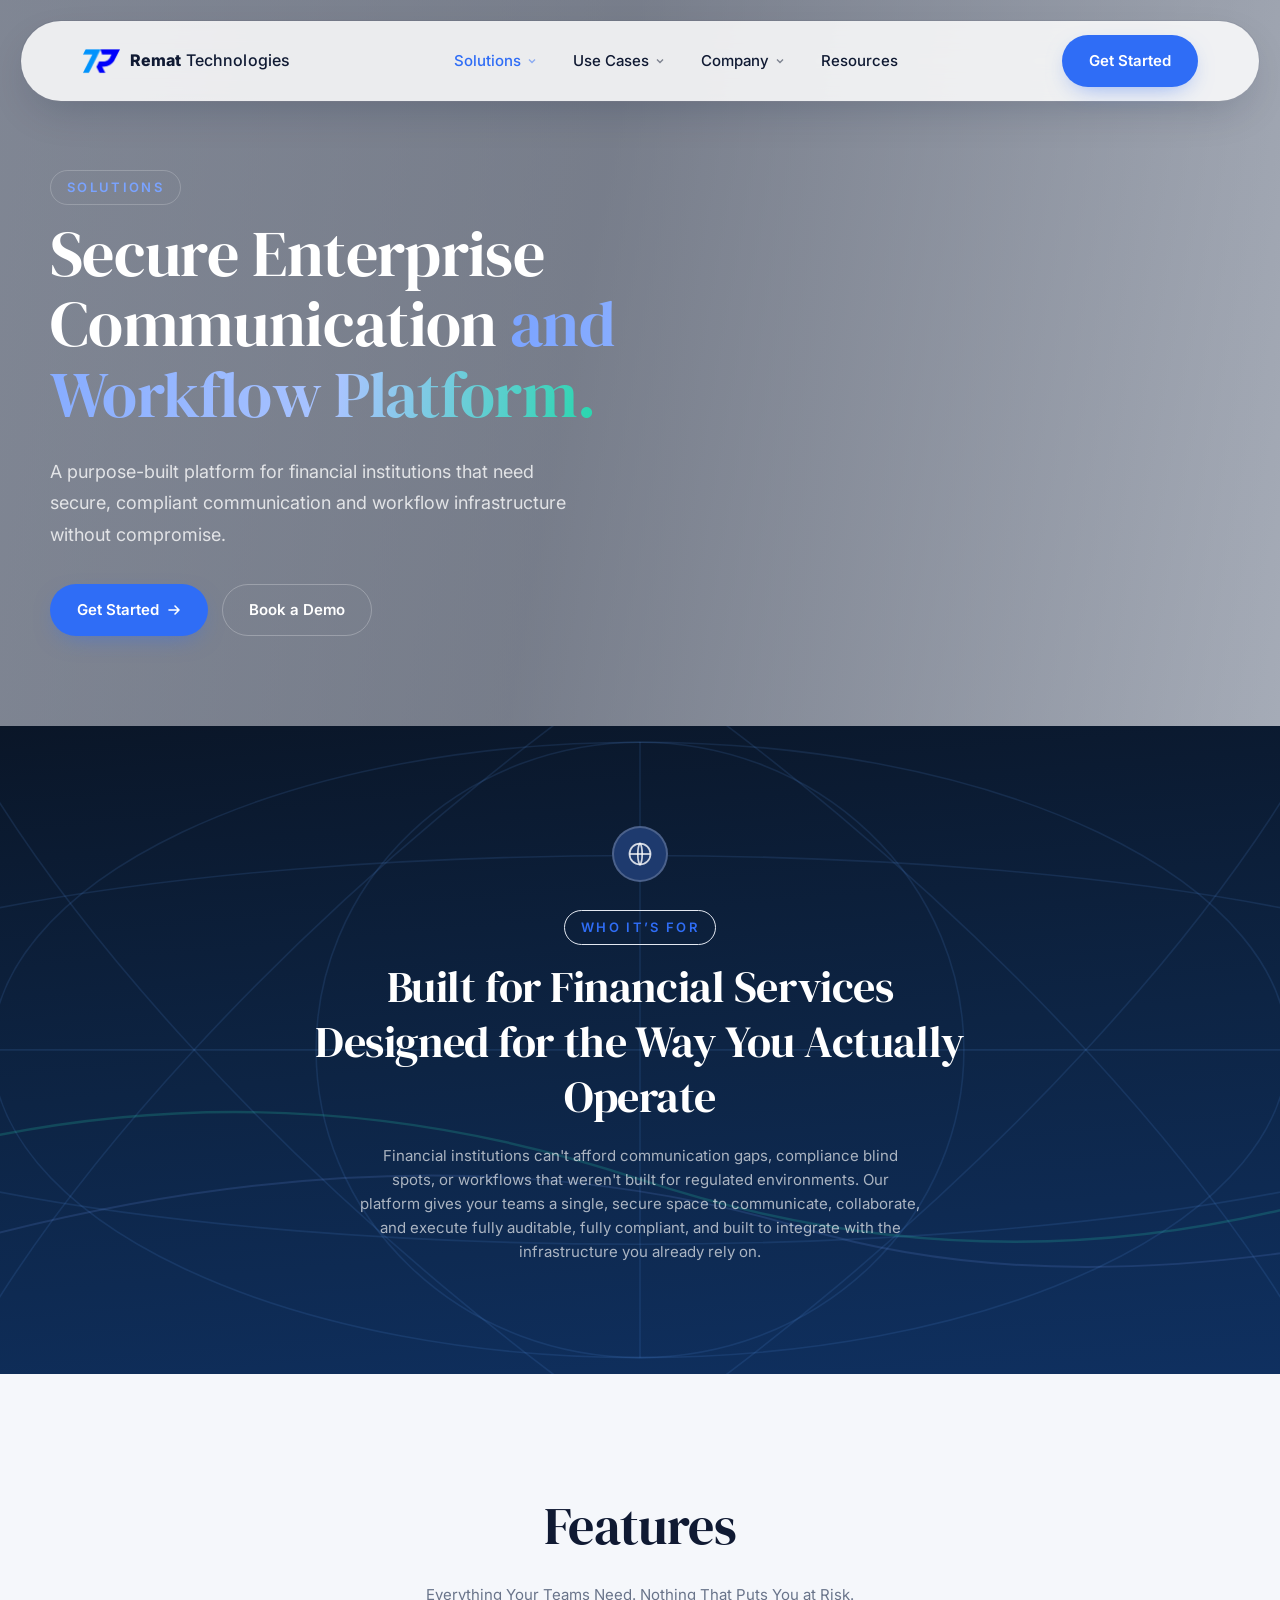
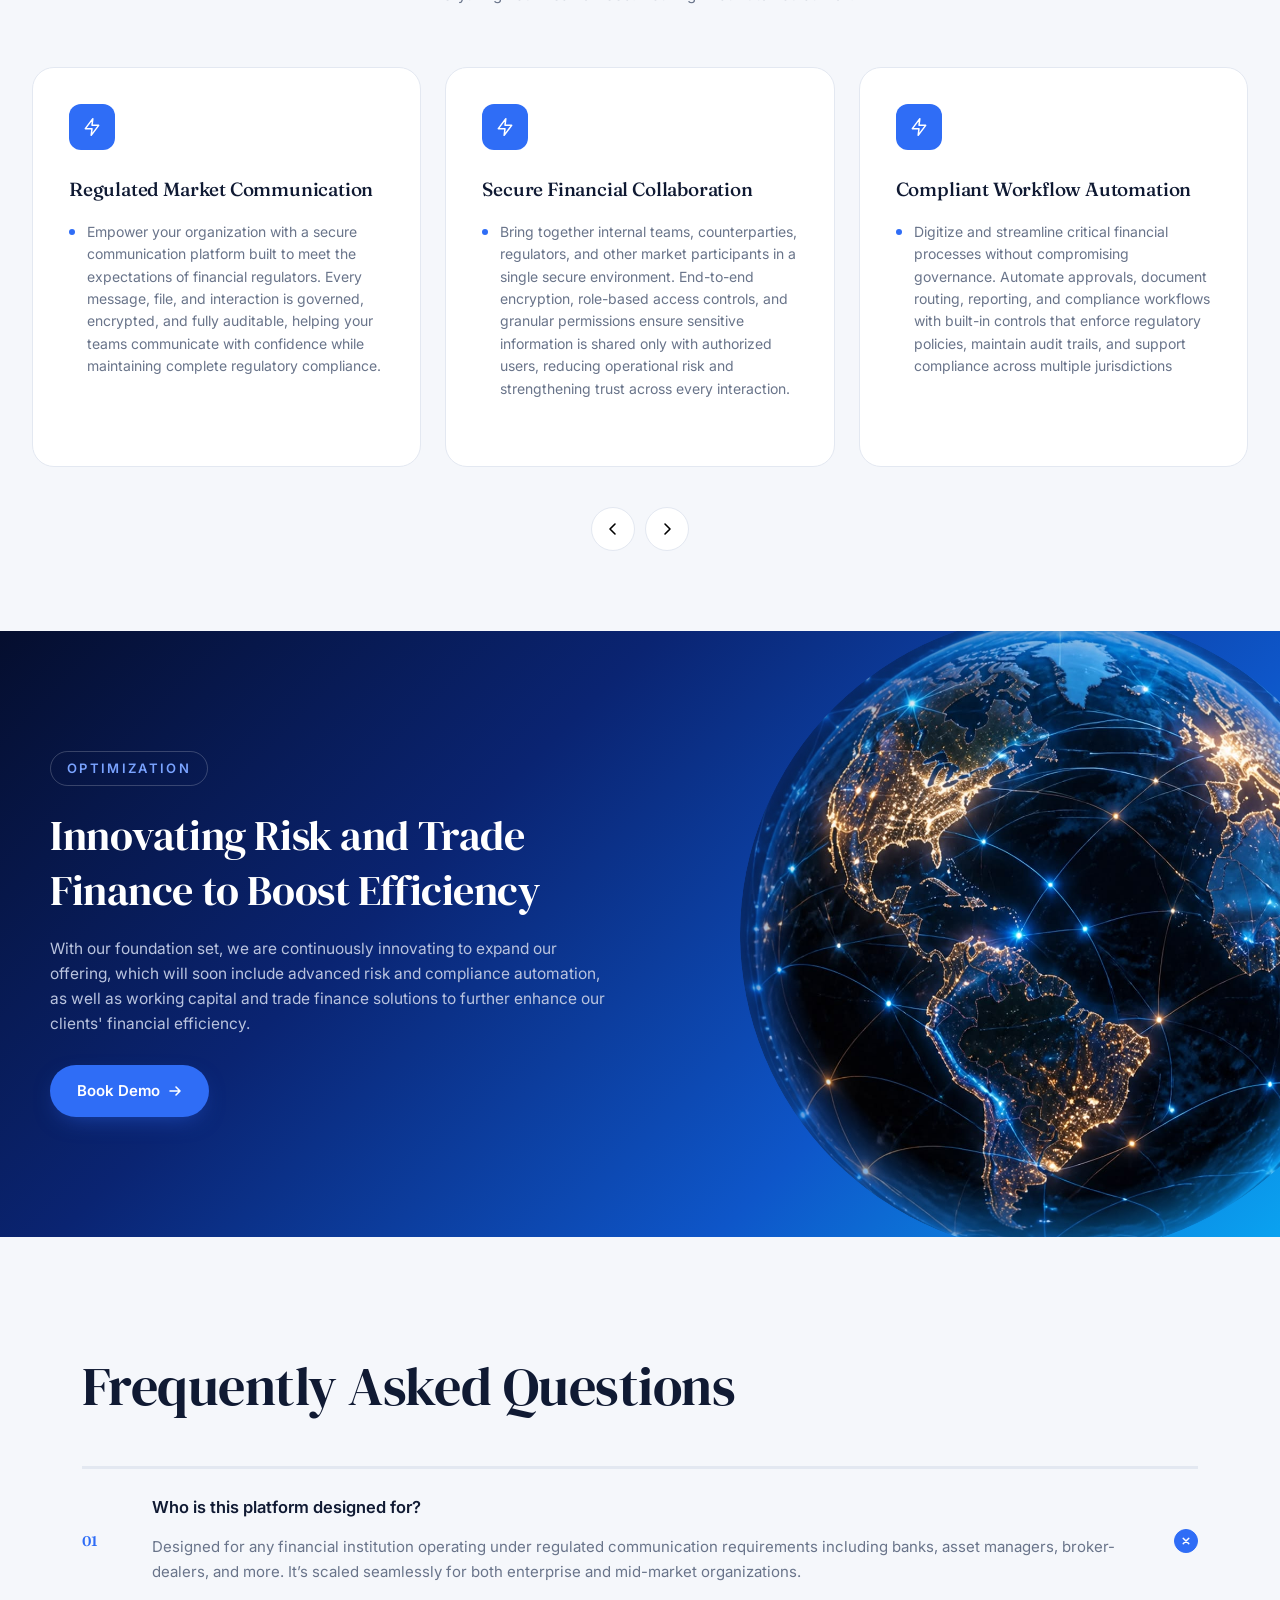
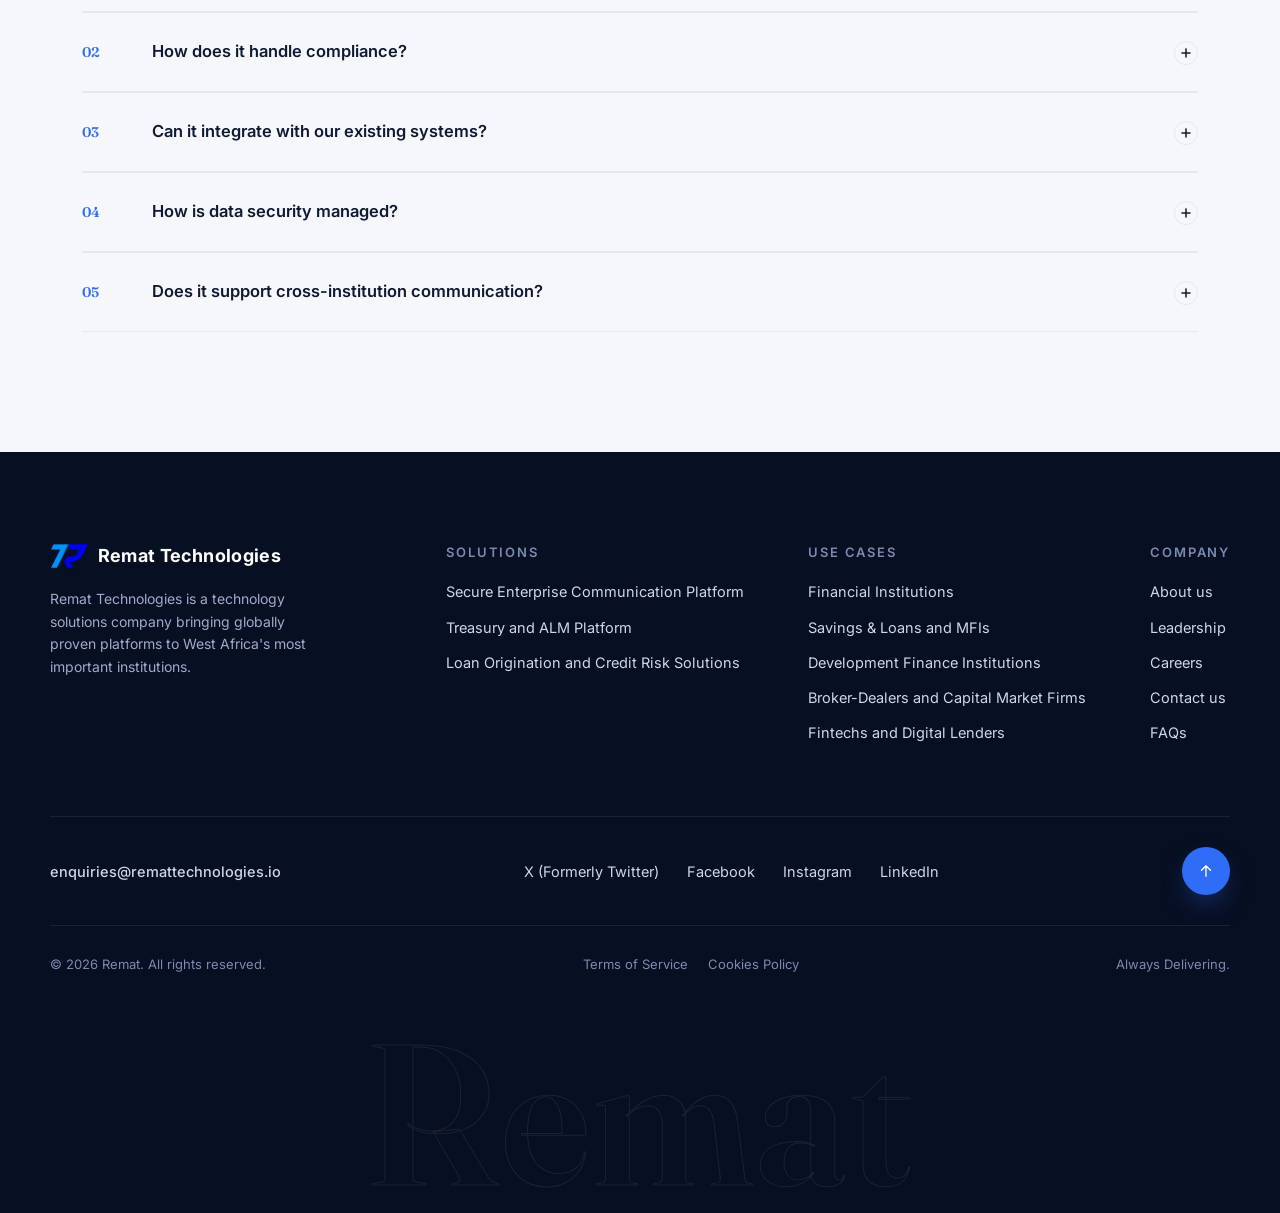
<file: secure.html>
<!DOCTYPE html>
<html lang="en">
<head>
<meta charset="UTF-8"/>
<meta name="viewport" content="width=device-width, initial-scale=1.0"/>
<title>Secure Enterprise Communication and Workflow Platform  — Remat Technologies</title>
<link rel="preconnect" href="https://fonts.googleapis.com">
<link rel="preconnect" href="https://fonts.gstatic.com" crossorigin>
<link href="https://fonts.googleapis.com/css2?family=Fraunces:opsz,wght@9..144,300;9..144,400;9..144,500;9..144,600&family=Inter:wght@400;500;600;700&display=swap" rel="stylesheet">
<link href="https://fonts.googleapis.com/css2?family=DM+Serif+Display:ital@0;1&family=Inter:wght@400;500;600;700&family=Manrope:wght@200..800&family=Sora:wght@100..800&family=Space+Grotesk:wght@300..700&display=swap" rel="stylesheet">
<link rel="stylesheet" href="shared.css">
</head>
<body>

<!-- ================= HEADER ================= -->
<header class="nav">
  <div class="nav-inner">
    <a href="index.html" class="logo">
      <img class="mark" src="images/remat-mark.png" alt="Remat Technologies">
      <span class="logo-text"><strong>Remat</strong> Technologies</span>
    </a>


    <ul class="nav-links" id="navLinks">

      <!-- Solutions — active on this page -->
      <li class="has-dropdown">
        <a href="secure.html" class="nav-parent active">Solutions
          <svg class="chevron" viewBox="0 0 10 10" fill="none"><path d="M2 3.5L5 6.5L8 3.5" stroke="currentColor" stroke-width="1.4"/></svg>
        </a>
        <div class="dropdown">
          <a href="secure.html" class="dd-item">
            <span class="dd-icon"><svg viewBox="0 0 20 20" fill="none"><circle cx="10" cy="10" r="7" stroke="currentColor" stroke-width="1.5"/><path d="M10 5v5l3 2" stroke="currentColor" stroke-width="1.5" stroke-linecap="round"/></svg></span>
            <span><strong>Secure Enterprise Communication and Workflow Platform </strong></span>
          </a>
          <a href="treasury.html" class="dd-item">
            <span class="dd-icon"><svg viewBox="0 0 20 20" fill="none"><rect x="3" y="3" width="6" height="6" rx="1.5" stroke="currentColor" stroke-width="1.5"/><rect x="11" y="11" width="6" height="6" rx="1.5" stroke="currentColor" stroke-width="1.5"/><path d="M9 6h3V9" stroke="currentColor" stroke-width="1.5" stroke-linecap="round"/></svg></span>
            <span><strong>Treasury and Asset & Liability Management (ALM) Platform</strong></span>
          </a>
           <a href="Loans.html" class="dd-item">
            <span class="dd-icon"><svg viewBox="0 0 20 20" fill="none"><rect x="3" y="3" width="6" height="6" rx="1.5" stroke="currentColor" stroke-width="1.5"/><rect x="11" y="11" width="6" height="6" rx="1.5" stroke="currentColor" stroke-width="1.5"/><path d="M9 6h3V9" stroke="currentColor" stroke-width="1.5" stroke-linecap="round"/></svg></span>
            <span><strong>Loan Origination and Credit Risk Management  Solutions</strong></span>
          </a>
        </div>
      </li>

      <!-- Use Cases -->
      <li class="has-dropdown">
        <a href="commercial.html" class="nav-parent">Use Cases
          <svg class="chevron" viewBox="0 0 10 10" fill="none"><path d="M2 3.5L5 6.5L8 3.5" stroke="currentColor" stroke-width="1.4"/></svg>
        </a>
        <div class="dropdown">
          <a href="commercial.html" class="dd-item">
            <span class="dd-icon"><svg viewBox="0 0 20 20" fill="none"><path d="M10 3C6.13 3 3 6.13 3 10s3.13 7 7 7 7-3.13 7-7-3.13-7-7-7z" stroke="currentColor" stroke-width="1.5"/><path d="M10 7v4l2.5 1.5" stroke="currentColor" stroke-width="1.5" stroke-linecap="round"/></svg></span>
            <span><strong>Financial Institutions</strong></span>
          </a>
          <a href="savings.html" class="dd-item">
            <span class="dd-icon"><svg viewBox="0 0 20 20" fill="none"><rect x="3" y="5" width="14" height="10" rx="2" stroke="currentColor" stroke-width="1.5"/><path d="M3 9h14" stroke="currentColor" stroke-width="1.5"/></svg></span>
            <span><strong>Savings & Loans and MFIs </strong></span>
          </a>
          <a href="development.html" class="dd-item">
            <span class="dd-icon"><svg viewBox="0 0 20 20" fill="none"><path d="M10 2L18 6v4c0 4-3.5 7.5-8 8-4.5-.5-8-4-8-8V6l8-4z" stroke="currentColor" stroke-width="1.5" stroke-linejoin="round"/></svg></span>
            <span><strong>Development Finance Institutions</strong></span>
          </a>
          <a href="broker.html" class="dd-item">
            <span class="dd-icon"><svg viewBox="0 0 20 20" fill="none"><rect x="2" y="6" width="16" height="11" rx="2" stroke="currentColor" stroke-width="1.5"/><path d="M6 6V5a4 4 0 018 0v1" stroke="currentColor" stroke-width="1.5"/></svg></span>
            <span><strong>Broker-Dealers and Capital Market Firms </strong></span>
          </a>
          <a href="fintech.html" class="dd-item">
            <span class="dd-icon"><svg viewBox="0 0 20 20" fill="none"><path d="M3 10h14M10 3l7 7-7 7" stroke="currentColor" stroke-width="1.5" stroke-linecap="round" stroke-linejoin="round"/></svg></span>
            <span><strong>Fintechs and Digital Lenders </strong></span>
          </a>
        </div>
      </li>

      <!-- Company -->
      <li class="has-dropdown">
        <a href="about.html" class="nav-parent">Company
          <svg class="chevron" viewBox="0 0 10 10" fill="none"><path d="M2 3.5L5 6.5L8 3.5" stroke="currentColor" stroke-width="1.4"/></svg>
        </a>
        <div class="dropdown">
          <a href="about.html" class="dd-item">
            <span class="dd-icon"><svg viewBox="0 0 20 20" fill="none"><circle cx="10" cy="7" r="3" stroke="currentColor" stroke-width="1.5"/><path d="M4 17c0-3.31 2.69-6 6-6s6 2.69 6 6" stroke="currentColor" stroke-width="1.5" stroke-linecap="round"/></svg></span>
            <span><strong>About</strong><em>Our story and mission</em></span>
          </a>
          <a href="leadership.html" class="dd-item">
            <span class="dd-icon"><svg viewBox="0 0 20 20" fill="none"><path d="M17 21v-2a4 4 0 00-4-4H5a4 4 0 00-4 4v2" stroke="currentColor" stroke-width="1.5" stroke-linecap="round"/><circle cx="9" cy="7" r="4" stroke="currentColor" stroke-width="1.5"/></svg></span>
            <span><strong>Leadership</strong><em>Meet the people behind Remat Technologies</em></span>
          </a>
          <a href="careers.html" class="dd-item">
            <span class="dd-icon"><svg viewBox="0 0 20 20" fill="none"><rect x="3" y="4" width="14" height="12" rx="2" stroke="currentColor" stroke-width="1.5"/><path d="M7 9h6M7 13h4" stroke="currentColor" stroke-width="1.5" stroke-linecap="round"/></svg></span>
            <span><strong>Careers</strong><em>Join the Remat Technologies team</em></span>
          </a>
          <a href="index.html#faq" class="dd-item">
            <span class="dd-icon"><svg viewBox="0 0 20 20" fill="none"><circle cx="10" cy="10" r="7" stroke="currentColor" stroke-width="1.5"/><path d="M10 11V10c1.1 0 2-.9 2-2s-.9-2-2-2-2 .9-2 2" stroke="currentColor" stroke-width="1.5" stroke-linecap="round"/><circle cx="10" cy="14" r=".75" fill="currentColor"/></svg></span>
            <span><strong>FAQs</strong><em>Common questions answered</em></span>
          </a>
          <a href="contact.html" class="dd-item">
            <span class="dd-icon"><svg viewBox="0 0 20 20" fill="none"><path d="M3 5h14v10a2 2 0 01-2 2H5a2 2 0 01-2-2V5z" stroke="currentColor" stroke-width="1.5"/><path d="M3 5l7 6 7-6" stroke="currentColor" stroke-width="1.5" stroke-linejoin="round"/></svg></span>
            <span><strong>Contact Us</strong><em>Get in touch with our team</em></span>
          </a>
        </div>
      </li>

      <li><a href="index.html#faq">Resources</a></li>
    </ul>

    <div class="nav-right">
      <a href="get-started.html" class="btn btn-primary">Get Started</a>
            <button class="nav-toggle" id="navToggle" aria-label="Toggle menu">
        <span></span><span></span><span></span>
      </button>
    </div>
  </div>
</header>

<!-- ================= HERO ================= -->
<section class="hero" id="top">

  <!-- full-bleed looping background video -->
  <video class="hero-bg-video" autoplay muted loop playsinline preload="auto">
     <source src="videos/Secure Communication (1).mp4" type="video/mp4">
  </video>
  </video>
  <div class="hero-video-overlay"></div>

  <div class="hero-inner">
    <span class="eyebrow dark reveal">Solutions</span>
    <h1 class="reveal hero-h1-video">Secure Enterprise Communication <span class="grad">and Workflow Platform.</span></h1>

    <p class="lead reveal hero-lead-video">A purpose-built platform for financial institutions that need secure, compliant communication and workflow infrastructure without compromise.</p>

    <div class="hero-actions reveal">
       <a href="get-started.html" class="btn btn-primary">Get Started
        <svg viewBox="0 0 14 14" fill="none"><path d="M2 7H12M12 7L8 3M12 7L8 11" stroke="white" stroke-width="1.6" stroke-linecap="round" stroke-linejoin="round"/></svg>
      </a>
       <a href="#" class="btn btn-outline light js-open-demo">Book a Demo</a>
    </div>
  </div>
</section>

<!-- ================= EXPLAINER VIDEO ================= -->
<div class="vault-banner reveal">
   <!--
  <video class="vault-video" autoplay loop muted playsinline>
    <source src="assets/video/treasury-vault.mp4" type="video/mp4">
  </video>
  -->
</div>

<!-- ================= OPERATE SEAMLESSLY ================= -->
<section class="operate">
  <div class="operate-lines">
    <svg viewBox="0 0 1200 400" preserveAspectRatio="xMidYMid slice" fill="none" style="position:absolute;inset:0;width:100%;height:100%">
      <g stroke="rgba(100,160,255,.12)" stroke-width="1">
        <ellipse cx="600" cy="200" rx="580" ry="120"/><ellipse cx="600" cy="200" rx="400" ry="190"/>
        <ellipse cx="600" cy="200" rx="580" ry="190" transform="rotate(40,600,200)"/>
        <ellipse cx="600" cy="200" rx="580" ry="190" transform="rotate(-40,600,200)"/>
        <ellipse cx="600" cy="200" rx="200" ry="190"/>
        <line x1="600" y1="10" x2="600" y2="390"/><line x1="20" y1="200" x2="1180" y2="200"/>
      </g>
      <path d="M0 320 Q300 180 600 280 Q900 380 1200 220" stroke="rgba(40,214,173,.2)" stroke-width="1.5" fill="none"/>
      <path d="M0 380 Q400 220 700 310 Q900 370 1200 280" stroke="rgba(122,163,255,.15)" stroke-width="1.2" fill="none"/>
    </svg>
  </div>
  <div class="operate-inner reveal">
    <div class="operate-avatar">
      <svg viewBox="0 0 24 24" fill="none" stroke="rgba(255,255,255,.8)" stroke-width="1.5">
        <circle cx="12" cy="12" r="9"/><path d="M12 3C14.5 5.5 14.5 18.5 12 21C9.5 18.5 9.5 5.5 12 3Z"/>
        <path d="M3 12h18"/>
      </svg>
    </div>
    <span class="eyebrow reveal">Who It’s for</span>
    <h2>Built for Financial Services<br>Designed for the Way You Actually Operate</h2>
    <p>Financial institutions can't afford communication gaps, compliance blind spots, or workflows that weren't built for regulated environments. Our platform gives your teams a single, secure space to communicate, collaborate, and execute  fully auditable, fully compliant, and built to integrate with the infrastructure you already rely on. 
</p>
  </div>
</section>

<!-- ================= FEATURES ================= -->
<section class="cbfi-features">
  <div class="cbfi-features-head reveal">
    <h2>Features</h2>
    <p> Everything Your Teams Need. Nothing That Puts You at Risk.

  </div>
  <div class="cbfi-feat-wrap">
    <div class="cbfi-feat-track">
      <div class="cbfi-feat-card reveal">
        <div class="icon"><svg viewBox="0 0 24 24" fill="none" stroke="#fff" stroke-width="1.8"><path d="M13 2L4 14H12L11 22L20 10H12L13 2Z" stroke-linejoin="round"/></svg></div>
        <h3>Regulated Market Communication</h3>
        <ul><li>Empower your organization with a secure communication platform built to meet the expectations of financial regulators. Every message, file, and interaction is governed, encrypted, and fully auditable, helping your teams communicate with confidence while maintaining complete regulatory compliance.
</li></ul>
      </div>
      <div class="cbfi-feat-card reveal">
        <div class="icon"><svg viewBox="0 0 24 24" fill="none" stroke="#fff" stroke-width="1.8"><path d="M13 2L4 14H12L11 22L20 10H12L13 2Z" stroke-linejoin="round"/></svg></div>
        <h3>Secure Financial Collaboration</h3>
        <ul><li>Bring together internal teams, counterparties, regulators, and other market participants in a single secure environment. End-to-end encryption, role-based access controls, and granular permissions ensure sensitive information is shared only with authorized users, reducing operational risk and strengthening trust across every interaction.
</li></ul>
      </div>
      <div class="cbfi-feat-card reveal">
        <div class="icon"><svg viewBox="0 0 24 24" fill="none" stroke="#fff" stroke-width="1.8"><path d="M13 2L4 14H12L11 22L20 10H12L13 2Z" stroke-linejoin="round"/></svg></div>
        <h3>Compliant Workflow Automation</h3>
        <ul><li>Digitize and streamline critical financial processes without compromising governance. Automate approvals, document routing, reporting, and compliance workflows with built-in controls that enforce regulatory policies, maintain audit trails, and support compliance across multiple jurisdictions</li></ul>
      </div>
      <div class="cbfi-feat-card reveal">
        <div class="icon"><svg viewBox="0 0 24 24" fill="none" stroke="#fff" stroke-width="1.8"><path d="M13 2L4 14H12L11 22L20 10H12L13 2Z" stroke-linejoin="round"/></svg></div>
        <h3>Enterprise-Grade Security</h3>
        <ul><li>Protect your organization's most valuable data with enterprise-class security at every layer. Bank-grade encryption safeguards information both in transit and at rest, while continuous monitoring, access controls, and comprehensive audit logs help you meet the highest standards for security, governance, and regulatory oversight.
</li></ul>
      </div>
      <div class="cbfi-feat-card reveal">
        <div class="icon"><svg viewBox="0 0 24 24" fill="none" stroke="#fff" stroke-width="1.8"><path d="M13 2L4 14H12L11 22L20 10H12L13 2Z" stroke-linejoin="round"/></svg></div>
        <h3>Transparency, Governance & Audit Readiness</h3>
        <ul><li>Maintain complete visibility over every action performed within your organization. Detailed audit trails, real-time activity monitoring, configurable retention policies, and centralized governance tools make it easy to demonstrate compliance, support internal audits, and respond confidently to regulatory reviews.
</li></ul>
      </div>
    </div>
  </div>
  <div class="cbfi-feat-nav reveal">
    <button id="cbfiPrev" aria-label="Previous"><svg viewBox="0 0 16 16" fill="none"><path d="M10 3L5 8L10 13" stroke="currentColor" stroke-width="1.6" stroke-linecap="round" stroke-linejoin="round"/></svg></button>
    <button id="cbfiNext" aria-label="Next"><svg viewBox="0 0 16 16" fill="none"><path d="M6 3L11 8L6 13" stroke="currentColor" stroke-width="1.6" stroke-linecap="round" stroke-linejoin="round"/></svg></button>
  </div>
</section>

<section class="innovate">
  <div class="innovate-media"><img src="images/globe-network.jpg" alt="Global map with cross-border currency flows" loading="lazy"></div>
  <div class="innovate-inner">
    <div class="innovate-text reveal">
      <span class="eyebrow dark">Optimization</span>
      <h2>Innovating Risk and Trade Finance to Boost Efficiency</h2>
      <p>With our foundation set, we are continuously innovating to expand our offering, which will soon include advanced risk and compliance automation, as well as working capital and trade finance solutions to further enhance our clients' financial efficiency.</p>
      <a href="#" class="btn btn-primary js-open-demo">Book Demo
        <svg viewBox="0 0 14 14" fill="none"><path d="M2 7H12M12 7L8 3M12 7L8 11" stroke="white" stroke-width="1.6" stroke-linecap="round" stroke-linejoin="round"/></svg>
      </a>
    </div>
  </div>
</section>

<!-- ================= FAQ ================= -->
<section class="cbfi-faq">
  <div class="faq-head reveal">
    <h2>Frequently Asked Questions</h2>
  </div>
  <div class="faq-list">
   <div class="faq-list">
    <div class="faq-item reveal open">
      <span class="faq-num">01</span>
      <div>
        <div class="faq-q">Who is this platform designed for?</div>
        <div class="faq-a">Designed for any financial institution operating under regulated communication requirements including banks, asset managers, broker-dealers, and more. It’s scaled seamlessly for both enterprise and mid-market organizations. 
</div>
      </div>
      <span class="faq-toggle"><svg viewBox="0 0 10 10" fill="none" stroke="currentColor"><path d="M5 1V9M1 5H9" stroke-width="1.5" stroke-linecap="round"/></svg></span>
    </div>

    <div class="faq-item reveal">
      <span class="faq-num">02</span>
      <div>
        <div class="faq-q"> How does it handle compliance? </div>
        <div class="faq-a">Compliance is built in, not bolted on. Every communication is logged, every workflow is controlled, and every report is audit-ready. 
</div>
      </div>
      <span class="faq-toggle"><svg viewBox="0 0 10 10" fill="none" stroke="currentColor"><path d="M5 1V9M1 5H9" stroke-width="1.5" stroke-linecap="round"/></svg></span>
    </div>

    <div class="faq-item reveal">
      <span class="faq-num">03</span>
      <div>
        <div class="faq-q"> Can it integrate with our existing systems? </div>
        <div class="faq-a">Yes, via secure APIs. The platform connects with core banking systems, trading platforms, ERPs, and third-party market infrastructure. </div>
      </div>
      <span class="faq-toggle"><svg viewBox="0 0 10 10" fill="none" stroke="currentColor"><path d="M5 1V9M1 5H9" stroke-width="1.5" stroke-linecap="round"/></svg></span>
    </div>

    <div class="faq-item reveal">
      <span class="faq-num">04</span>
      <div>
        <div class="faq-q">How is data security managed?</div>
        <div class="faq-a">Your data is protected with bank-grade encryption both in transit and at rest, role-based access controls, and comprehensive audit logs. These safeguards are monitored and maintained continuously not just during periodic reviews so your information remains secure at all times. 
</div>
      </div>
      <span class="faq-toggle"><svg viewBox="0 0 10 10" fill="none" stroke="currentColor"><path d="M5 1V9M1 5H9" stroke-width="1.5" stroke-linecap="round"/></svg></span>
    </div>

    <div class="faq-item reveal">
      <span class="faq-num">05</span>
      <div>
        <div class="faq-q"> Does it support cross-institution communication? </div>
        <div class="faq-a">Communicate securely with counterparties, regulators, and market participants all within a governed, compliant environment designed to protect sensitive information and support regulatory requirements.</div>
      </div>
      <span class="faq-toggle"><svg viewBox="0 0 10 10" fill="none" stroke="currentColor"><path d="M5 1V9M1 5H9" stroke-width="1.5" stroke-linecap="round"/></svg></span>
    </div>
  </div>
  </div>
</section>


<!-- ================= FOOTER ================= -->
<footer class="footer">
  <div class="footer-inner">
    <div>
      <a href="#top" class="footer-brand">
       <a href="index.html" class="logo">
      <img class="mark" src="images/remat-mark.png" alt="Remat Technologies">
        Remat Technologies
    </a>
      <p class="footer-blurb">Remat Technologies is a technology solutions company bringing globally proven platforms to West Africa's most important institutions. 
      </p>
    </div>
    <div class="footer-cols">
       <div class="footer-col">
        <h4>Solutions</h4>
        <a href="secure.html">Secure Enterprise Communication Platform</a>
        <a href="treasury.html">Treasury and ALM Platform </a>
        <a href="Loans.html">Loan Origination and Credit Risk Solutions </a>
      </div>
      <div class="footer-col">
        <h4>Use Cases</h4>
        <a href="commercial.html">Financial Institutions</a>
        <a href="savings.html">Savings & Loans and MFIs</a>
        <a href="development.html">Development Finance Institutions</a>
        <a href="broker.html">Broker-Dealers and Capital Market Firms </a>
        <a href="fintech.html">Fintechs and Digital Lenders </a>
      </div>
      <div class="footer-col">
        <h4>Company</h4>
        <a href="about.html">About us</a>
        <a href="leadership.html">Leadership</a>
        <a href="careers.html">Careers</a>
        <a href="contact.html">Contact us</a>
        <a href="index.html#faq"> FAQs </a>
      </div>
    </div>
  </div>
<div class="footer-mid">
    <span class="footer-email">enquiries@remattechnologies.io</span>
    <div class="footer-social">
      <a href="#">X (Formerly Twitter)</a>
      <a href="#">Facebook</a>
      <a href="#">Instagram</a>
      <a href="#">LinkedIn</a>
    </div>
    <button id="backToTop" class="back-to-top" aria-label="Back to top">
      <svg viewBox="0 0 24 24" fill="none"><path d="M12 19V5M12 5L6 11M12 5L18 11" stroke="currentColor" stroke-width="1.8" stroke-linecap="round" stroke-linejoin="round"/></svg>
    </button>
  </div>
  <div class="footer-bottom">
    <span>© 2026 Remat. All rights reserved.</span>
     <span class="footer-legal"><a href="#">Terms of Service</a><a href="#">Cookies Policy</a></span>
    <span>Always Delivering.</span>
  </div>

  <div class="footer-bigtext">Remat</div>
</footer>

<!-- ================= REQUEST A DEMO DRAWER ================= -->
<div class="rdm-overlay" id="rdmOverlay">
  <aside class="rdm-drawer" id="rdmDrawer" role="dialog" aria-modal="true" aria-labelledby="rdmTitle">
    <div class="rdm-head">
      <h2 class="rdm-title" id="rdmTitle">See how it works for your business</h2>
      <button class="rdm-close" id="rdmClose" aria-label="Close">
        <svg viewBox="0 0 14 14" fill="none"><path d="M1 1L13 13M13 1L1 13" stroke="currentColor" stroke-width="1.6" stroke-linecap="round"/></svg>
      </button>
    </div>
    <p class="rdm-sub">Fill out the form and our team will be in touch to schedule a demo that fits your use case.</p>

    <form class="rdm-form" id="rdmForm">
      <div class="rdm-field">
        <label class="rdm-label" for="rdmEmail">Email Address <span class="rdm-req">*</span></label>
        <input class="rdm-input" type="email" id="rdmEmail" placeholder="Work email address" required>
      </div>

      <div class="rdm-field">
        <label class="rdm-label" for="rdmFirst">First Name <span class="rdm-req">*</span></label>
        <input class="rdm-input" type="text" id="rdmFirst" placeholder="Enter your first name" required>
      </div>

      <div class="rdm-field">
        <label class="rdm-label" for="rdmLast">Last Name <span class="rdm-req">*</span></label>
        <input class="rdm-input" type="text" id="rdmLast" placeholder="Enter your last name" required>
      </div>
      <div class="rdm-field">
        <label class="rdm-label" for="rdmLast">Institution <span class="rdm-req">*</span></label>
        <input class="rdm-input" type="text" id="rdmLast" placeholder="Your Company/Institution" required>
      </div>

      <div class="rdm-field">
        <label class="rdm-label" for="rdmPhone">Phone Number</label>
        <div class="rdm-phone">
          <div class="rdm-phone-code-wrap">
            <select class="rdm-phone-code" id="rdmPhoneCode">
              <option value="234">(+234)</option>
              <option value="233">(+233)</option>
              <option value="254">(+254)</option>
              <option value="27">(+27)</option>
              <option value="20">(+20)</option>
              <option value="44">(+44)</option>
              <option value="1">(+1)</option>
            </select>
            <svg class="rdm-chevron" viewBox="0 0 10 10" fill="none"><path d="M2 3.5L5 6.5L8 3.5" stroke="currentColor" stroke-width="1.4"/></svg>
          </div>
          <input class="rdm-input rdm-phone-input" type="tel" id="rdmPhone" placeholder="Enter mobile number">
        </div>
      </div>

      <div class="rdm-field">
        <label class="rdm-label" for="rdmCountry">Country <span class="rdm-req">*</span></label>
        <div class="rdm-select-wrap">
          <select class="rdm-select" id="rdmCountry" required defaultValue="">
            <option value="" disabled selected>Select your country</option>
            <option>Ghana</option>
            <option>Nigeria</option>
            <option>Kenya</option>
            <option>South Africa</option>
            <option>Egypt</option>
            <option>United Kingdom</option>
            <option>United States</option>
            <option>Other</option>
          </select>
          <svg class="rdm-chevron" viewBox="0 0 10 10" fill="none"><path d="M2 3.5L5 6.5L8 3.5" stroke="currentColor" stroke-width="1.4"/></svg>
        </div>
      </div>
   <div class="rdm-field">
        <label class="rdm-label" for="rdmMessage">Message</label>
        <textarea class="rdm-input" id="rdmMessage" rows="4" placeholder="Tell us a bit about what you're looking for"></textarea>
      </div>

      <button type="submit" class="btn btn-primary rdm-cta">Submit Request <span class="gs-dot"></span></button>
    </form>
  </aside>
</div>

<script src="shared.js"></script>
<script>
// ---------- contact form → Web3Forms submission ----------
// Setup required (one-time, free, no credit card): https://web3forms.com
// 1. Enter enquiries@remattechnologies.io on their homepage → they email you an Access Key (no account/login needed)
// 2. Replace the placeholder below with that key
(function () {
  const WEB3FORMS_ACCESS_KEY = '611b8464-d8d4-4643-85bb-7ccd4c9a83e8';

  const form = document.getElementById('ctForm');
  if (!form) return;

  const submitBtn = document.getElementById('ctSubmitBtn');
  const statusEl  = document.getElementById('ctFormStatus');

  form.addEventListener('submit', function (e) {
    e.preventDefault();

    if (!form.checkValidity()) {
      form.reportValidity();
      return;
    }

    const checkedService = form.querySelector('input[name="ct-service"]:checked');
    const serviceText = checkedService
      ? checkedService.closest('.ct-radio').textContent.trim().replace(/\s+/g, ' ')
      : 'Not specified';

    const payload = {
      access_key: WEB3FORMS_ACCESS_KEY,
      subject: 'New enquiry from Remat contact form',
      from_name: document.getElementById('ctFullName').value.trim() || 'Website visitor',
      service_interest: serviceText,
      full_name:   document.getElementById('ctFullName').value.trim(),
      institution: document.getElementById('ctInstitution').value.trim(),
      role:        document.getElementById('ctRole').value.trim(),
      email:       document.getElementById('ctEmail').value.trim(),
      phone:       document.getElementById('ctPhoneCode').value + ' ' + document.getElementById('ctPhone').value.trim(),
      message:     document.getElementById('ctMessage').value.trim() || '(none provided)'
    };

    submitBtn.disabled = true;
    submitBtn.style.opacity = '0.6';
    statusEl.style.color = 'var(--gray)';
    statusEl.textContent = 'Sending…';

    fetch('https://api.web3forms.com/submit', {
      method: 'POST',
      headers: { 'Content-Type': 'application/json', Accept: 'application/json' },
      body: JSON.stringify(payload)
    })
      .then(function (res) { return res.json(); })
      .then(function (result) {
        if (result.success) {
          statusEl.style.color = 'var(--teal)';
          statusEl.textContent = "Message sent — we'll be in touch shortly!";
          form.reset();
        } else {
          throw new Error(result.message || 'Submission failed');
        }
      })
      .catch(function (err) {
        statusEl.style.color = '#e0483e';
        statusEl.textContent = "Something went wrong — please email us directly at enquiries@remattechnologies.io";
        console.error('Web3Forms error:', err);
      })
      .finally(function () {
        submitBtn.disabled = false;
        submitBtn.style.opacity = '';
      });
  });
})();

// Self-contained reveal — no dependency on shared.js timing
(function(){
  const els = document.querySelectorAll('.ct-reveal');
  const obs = new IntersectionObserver(entries => {
    entries.forEach(e => { if(e.isIntersecting){ e.target.classList.add('in'); obs.unobserve(e.target); } });
  }, { threshold: 0.1 });
  els.forEach(el => obs.observe(el));
  // Fallback: reveal everything after 1s if observer hasn't fired
  setTimeout(() => els.forEach(el => el.classList.add('in')), 1000);
})();
</script>
</body>
</html>
</file>
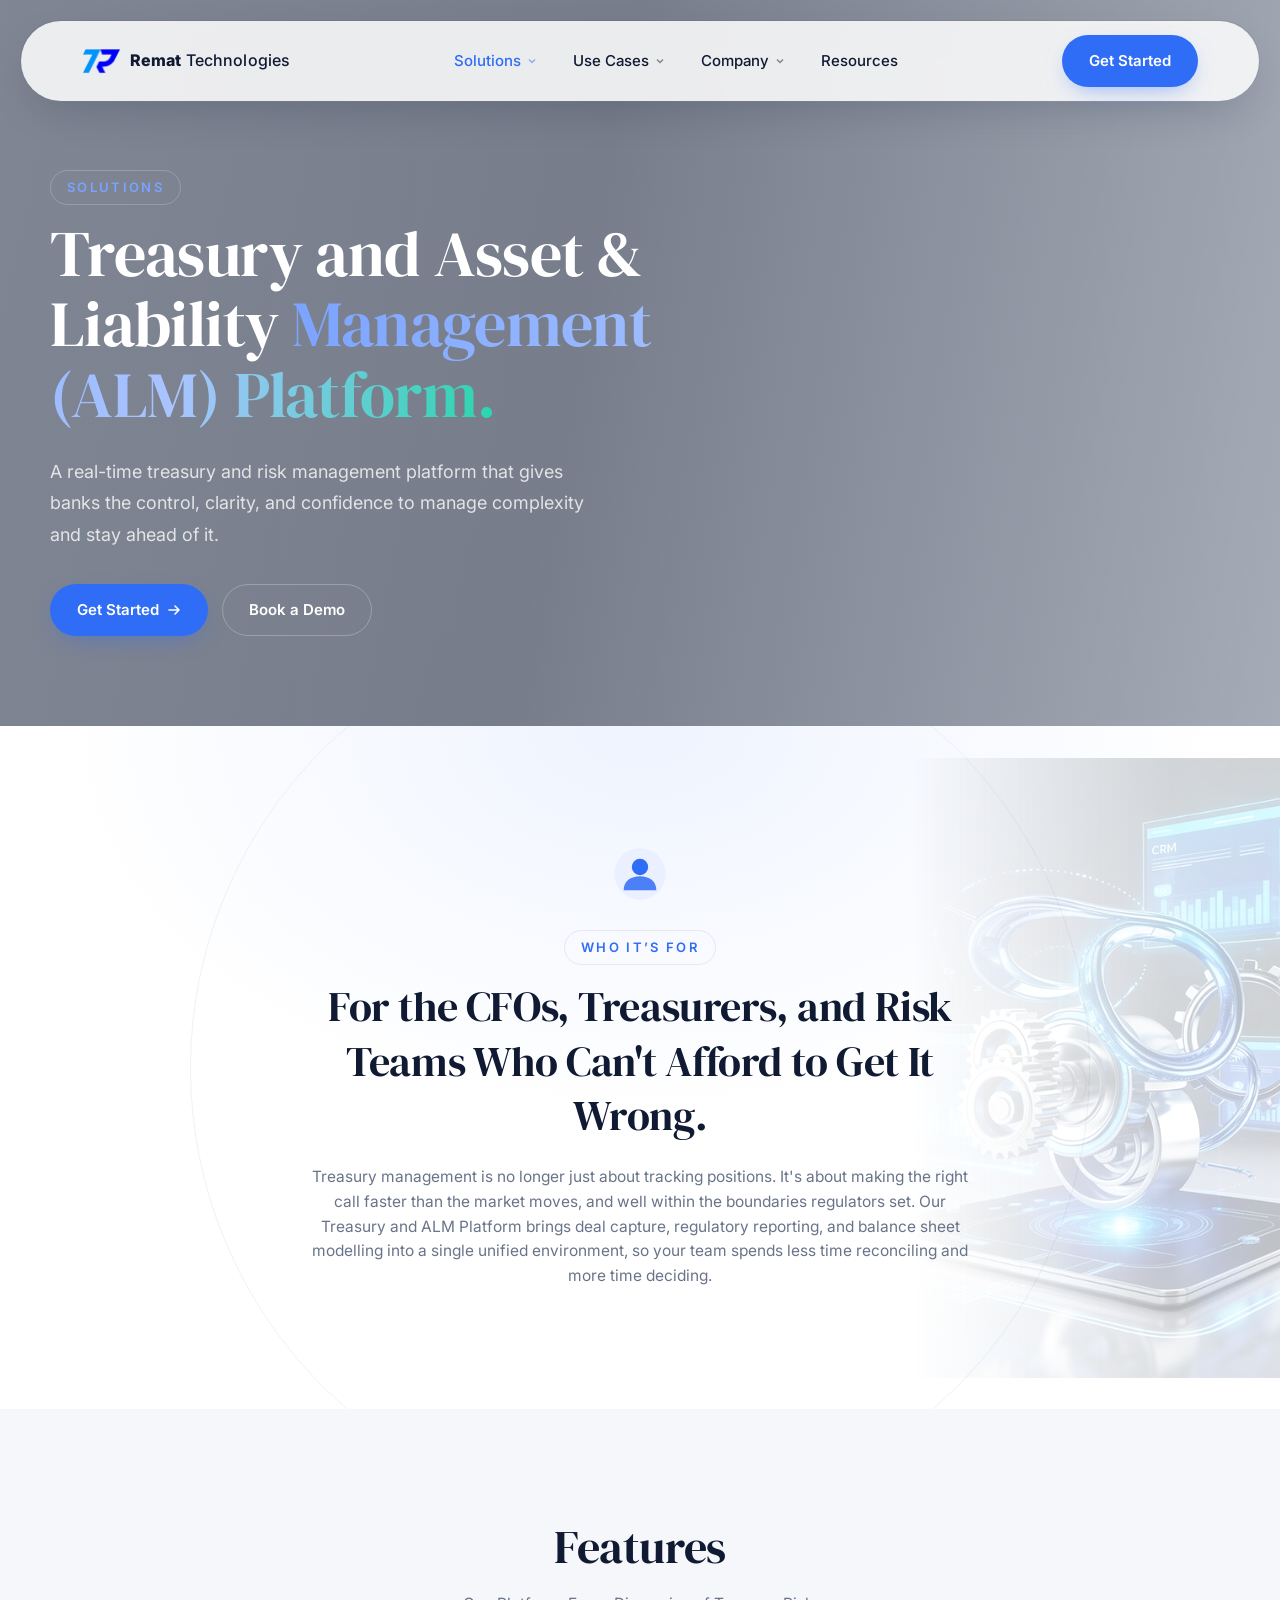
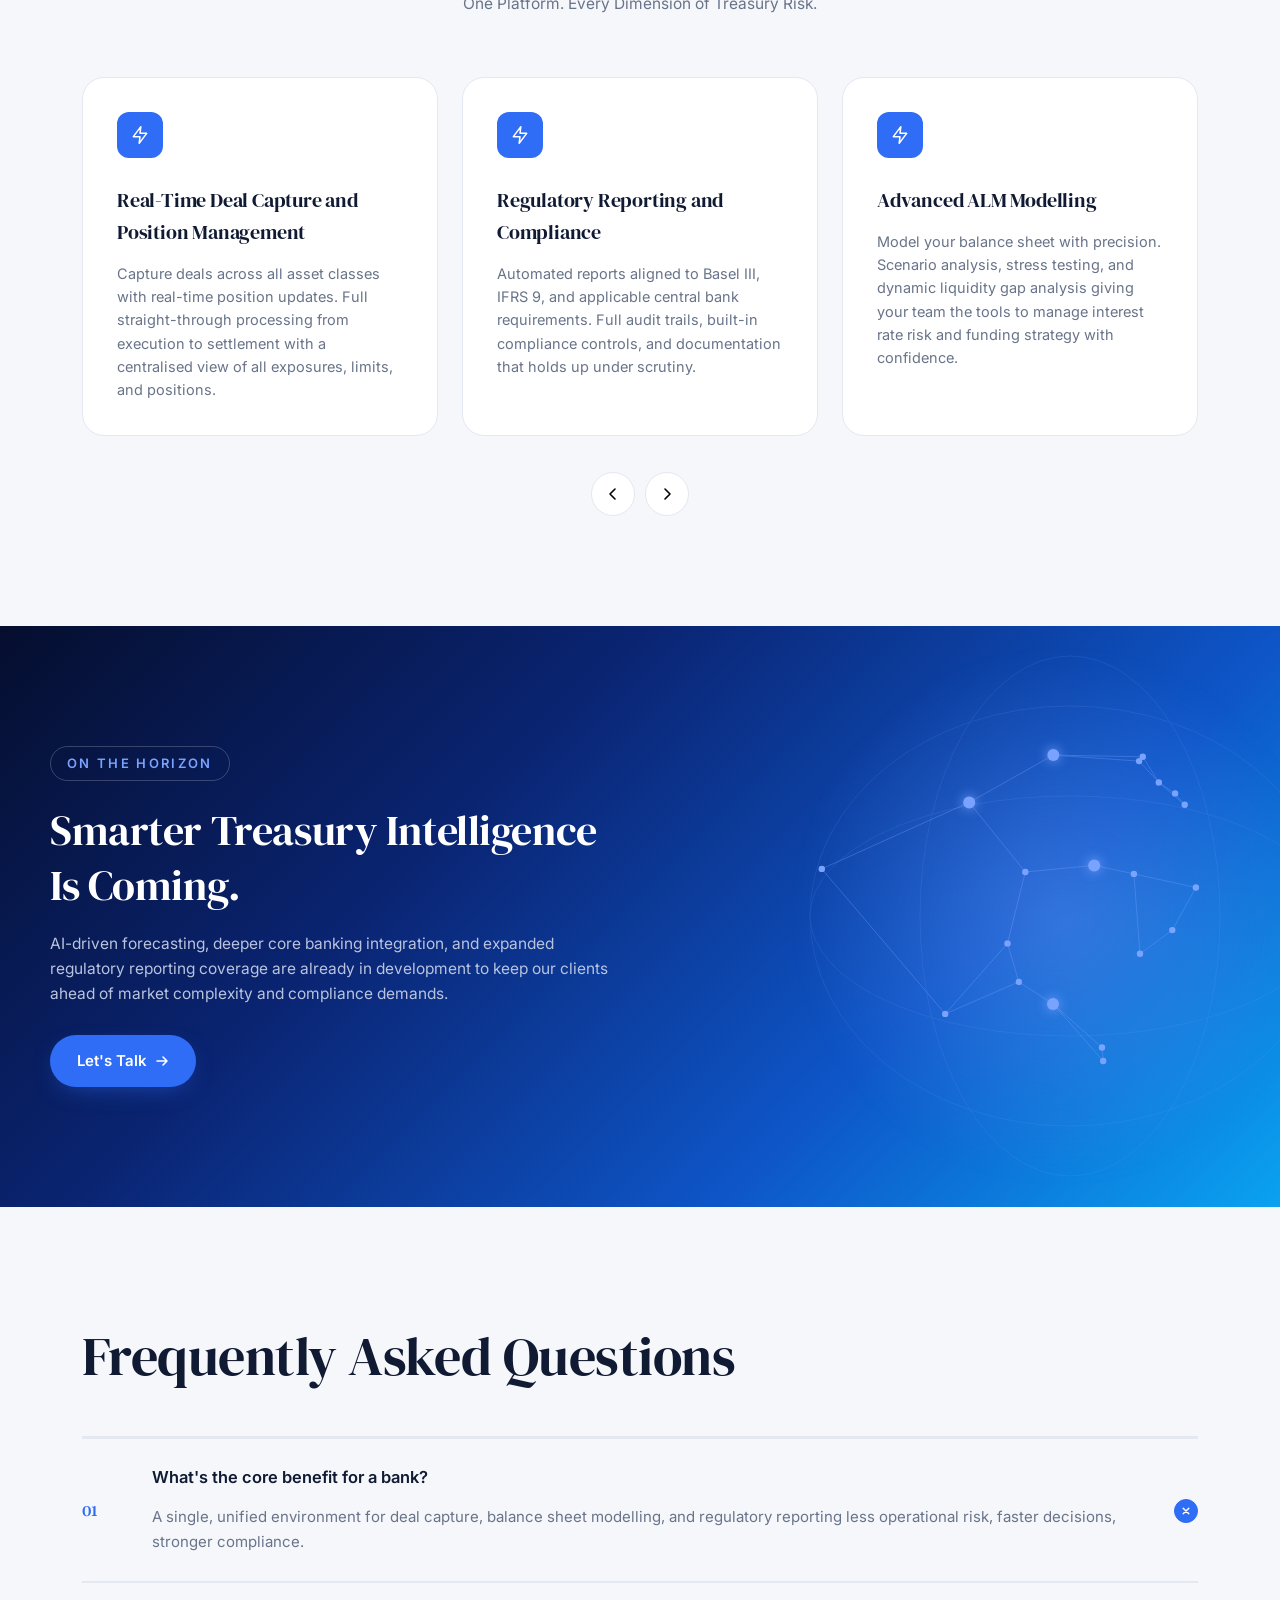
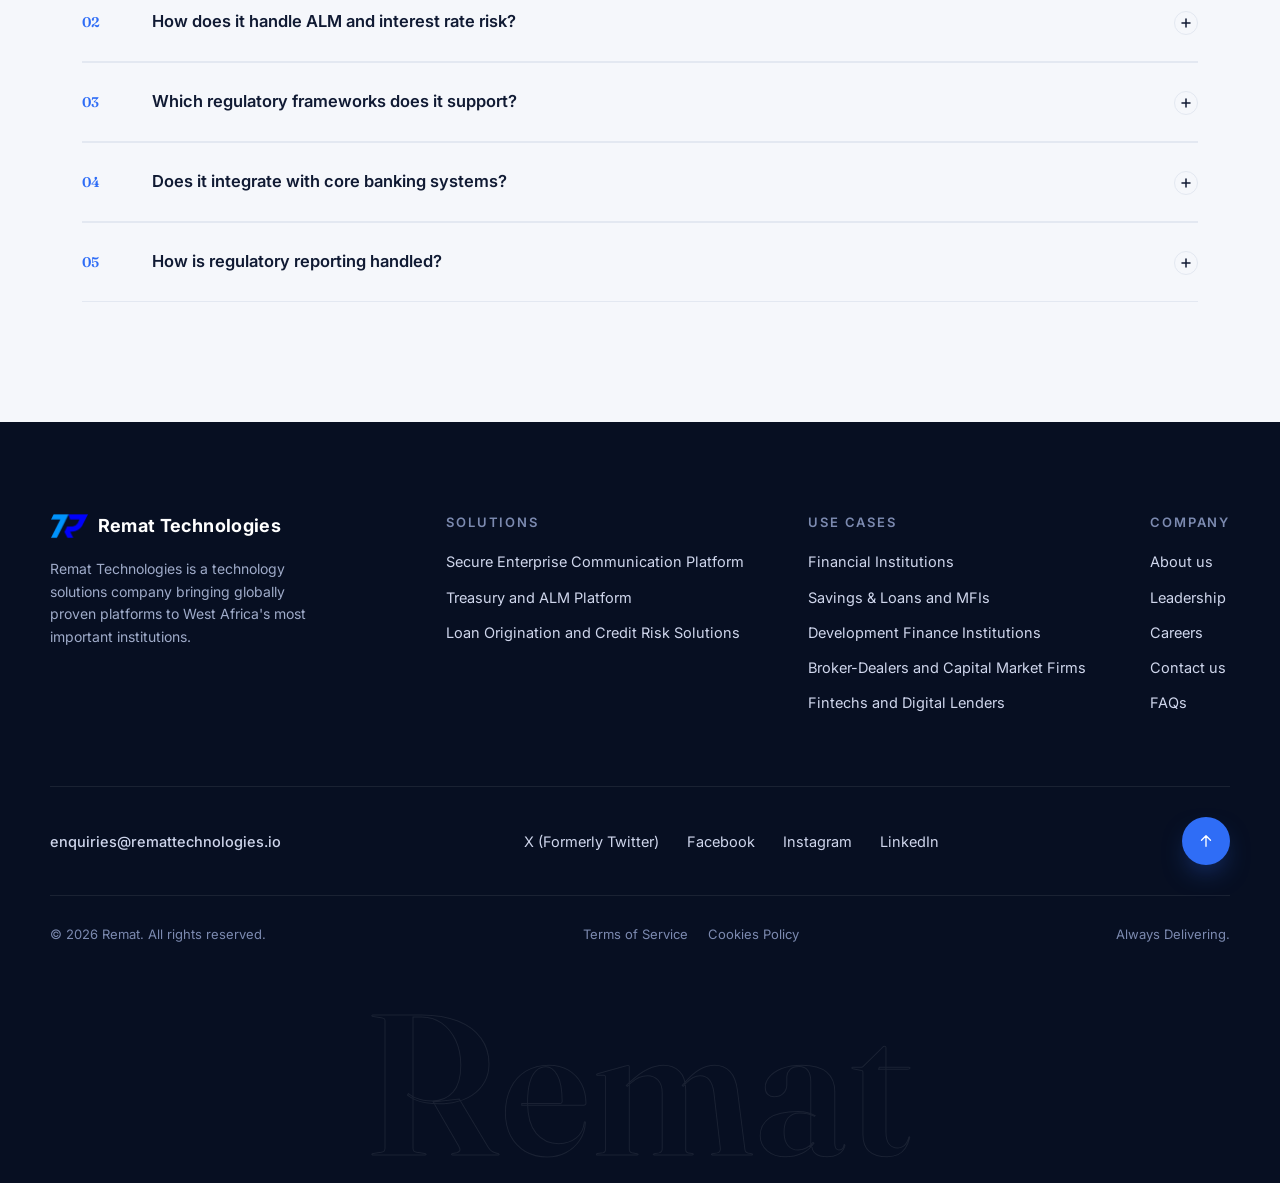
<file: treasury.html>
<!DOCTYPE html>
<html lang="en">
<head>
<meta charset="UTF-8"/>
<meta name="viewport" content="width=device-width, initial-scale=1.0"/>
<title>Automated Treasury Management — Remat Technologies</title>
<link rel="preconnect" href="https://fonts.googleapis.com">
<link rel="preconnect" href="https://fonts.gstatic.com" crossorigin>
<link href="https://fonts.googleapis.com/css2?family=Fraunces:opsz,wght@9..144,300;9..144,400;9..144,500;9..144,600&family=Inter:wght@400;500;600;700&display=swap" rel="stylesheet">
<link href="https://fonts.googleapis.com/css2?family=DM+Serif+Display:ital@0;1&family=Inter:wght@400;500;600;700&family=Manrope:wght@200..800&family=Sora:wght@100..800&family=Space+Grotesk:wght@300..700&display=swap" rel="stylesheet">
<link rel="stylesheet" href="shared.css">
</head>
<body>

<!-- ================= HEADER ================= -->
<header class="nav">
  <div class="nav-inner">
    <a href="index.html" class="logo">
      <img class="mark" src="images/remat-mark.png" alt="Remat Technologies">
      <span class="logo-text"><strong>Remat</strong> Technologies</span>
    </a>

    <ul class="nav-links" id="navLinks">

      <!-- Solutions — active on this page -->
      <li class="has-dropdown">
        <a href="treasury.html" class="nav-parent active">Solutions
          <svg class="chevron" viewBox="0 0 10 10" fill="none"><path d="M2 3.5L5 6.5L8 3.5" stroke="currentColor" stroke-width="1.4"/></svg>
        </a>
        <div class="dropdown">
          <a href="secure.html" class="dd-item">
            <span class="dd-icon"><svg viewBox="0 0 20 20" fill="none"><circle cx="10" cy="10" r="7" stroke="currentColor" stroke-width="1.5"/><path d="M10 5v5l3 2" stroke="currentColor" stroke-width="1.5" stroke-linecap="round"/></svg></span>
            <span><strong>Secure Enterprise Communication and Workflow Platform 
</strong></span>
          </a>
          <a href="treasury.html" class="dd-item">
            <span class="dd-icon"><svg viewBox="0 0 20 20" fill="none"><rect x="3" y="3" width="6" height="6" rx="1.5" stroke="currentColor" stroke-width="1.5"/><rect x="11" y="11" width="6" height="6" rx="1.5" stroke="currentColor" stroke-width="1.5"/><path d="M9 6h3V9" stroke="currentColor" stroke-width="1.5" stroke-linecap="round"/></svg></span>
            <span><strong>Treasury and Asset & Liability Management (ALM) Platform</strong></span>
          </a>
           <a href="Loans.html" class="dd-item">
            <span class="dd-icon"><svg viewBox="0 0 20 20" fill="none"><rect x="3" y="3" width="6" height="6" rx="1.5" stroke="currentColor" stroke-width="1.5"/><rect x="11" y="11" width="6" height="6" rx="1.5" stroke="currentColor" stroke-width="1.5"/><path d="M9 6h3V9" stroke="currentColor" stroke-width="1.5" stroke-linecap="round"/></svg></span>
            <span><strong>Loan Origination and Credit Risk Management  Solutions</strong></span>
          </a>
        </div>
      </li>

      <!-- Use Cases -->
      <li class="has-dropdown">
        <a href="commercial.html" class="nav-parent">Use Cases
          <svg class="chevron" viewBox="0 0 10 10" fill="none"><path d="M2 3.5L5 6.5L8 3.5" stroke="currentColor" stroke-width="1.4"/></svg>
        </a>
        <div class="dropdown">
          <a href="commercial.html" class="dd-item">
            <span class="dd-icon"><svg viewBox="0 0 20 20" fill="none"><path d="M10 3C6.13 3 3 6.13 3 10s3.13 7 7 7 7-3.13 7-7-3.13-7-7-7z" stroke="currentColor" stroke-width="1.5"/><path d="M10 7v4l2.5 1.5" stroke="currentColor" stroke-width="1.5" stroke-linecap="round"/></svg></span>
            <span><strong>Financial Institutions</strong></span>
          </a>
          <a href="savings.html" class="dd-item">
            <span class="dd-icon"><svg viewBox="0 0 20 20" fill="none"><rect x="3" y="5" width="14" height="10" rx="2" stroke="currentColor" stroke-width="1.5"/><path d="M3 9h14" stroke="currentColor" stroke-width="1.5"/></svg></span>
            <span><strong>Savings & Loans and MFIs </strong></span>
          </a>
          <a href="development.html" class="dd-item">
            <span class="dd-icon"><svg viewBox="0 0 20 20" fill="none"><path d="M10 2L18 6v4c0 4-3.5 7.5-8 8-4.5-.5-8-4-8-8V6l8-4z" stroke="currentColor" stroke-width="1.5" stroke-linejoin="round"/></svg></span>
            <span><strong>Development Finance Institutions </strong></span>
          </a>
          <a href="broker.html" class="dd-item">
            <span class="dd-icon"><svg viewBox="0 0 20 20" fill="none"><rect x="2" y="6" width="16" height="11" rx="2" stroke="currentColor" stroke-width="1.5"/><path d="M6 6V5a4 4 0 018 0v1" stroke="currentColor" stroke-width="1.5"/></svg></span>
            <span><strong>Broker-Dealers and Capital Market Firms</strong></span>
          </a>
          <a href="fintech.html" class="dd-item">
            <span class="dd-icon"><svg viewBox="0 0 20 20" fill="none"><path d="M3 10h14M10 3l7 7-7 7" stroke="currentColor" stroke-width="1.5" stroke-linecap="round" stroke-linejoin="round"/></svg></span>
            <span><strong>Fintechs and Digital Lenders </strong></span>
          </a>
        </div>
      </li>

      <!-- Company -->
      <li class="has-dropdown">
        <a href="about.html" class="nav-parent">Company
          <svg class="chevron" viewBox="0 0 10 10" fill="none"><path d="M2 3.5L5 6.5L8 3.5" stroke="currentColor" stroke-width="1.4"/></svg>
        </a>
        <div class="dropdown">
          <a href="about.html" class="dd-item">
            <span class="dd-icon"><svg viewBox="0 0 20 20" fill="none"><circle cx="10" cy="7" r="3" stroke="currentColor" stroke-width="1.5"/><path d="M4 17c0-3.31 2.69-6 6-6s6 2.69 6 6" stroke="currentColor" stroke-width="1.5" stroke-linecap="round"/></svg></span>
            <span><strong>About</strong><em>Our story and mission</em></span>
          </a>
          <a href="leadership.html" class="dd-item">
            <span class="dd-icon"><svg viewBox="0 0 20 20" fill="none"><path d="M17 21v-2a4 4 0 00-4-4H5a4 4 0 00-4 4v2" stroke="currentColor" stroke-width="1.5" stroke-linecap="round"/><circle cx="9" cy="7" r="4" stroke="currentColor" stroke-width="1.5"/></svg></span>
            <span><strong>Leadership</strong><em>Meet the people behind Remat Technologies</em></span>
          </a>
          <a href="careers.html" class="dd-item">
            <span class="dd-icon"><svg viewBox="0 0 20 20" fill="none"><rect x="3" y="4" width="14" height="12" rx="2" stroke="currentColor" stroke-width="1.5"/><path d="M7 9h6M7 13h4" stroke="currentColor" stroke-width="1.5" stroke-linecap="round"/></svg></span>
            <span><strong>Careers</strong><em>Join the Remat Technologies team</em></span>
          </a>
          <a href="index.html#faq" class="dd-item">
            <span class="dd-icon"><svg viewBox="0 0 20 20" fill="none"><circle cx="10" cy="10" r="7" stroke="currentColor" stroke-width="1.5"/><path d="M10 11V10c1.1 0 2-.9 2-2s-.9-2-2-2-2 .9-2 2" stroke="currentColor" stroke-width="1.5" stroke-linecap="round"/><circle cx="10" cy="14" r=".75" fill="currentColor"/></svg></span>
            <span><strong>FAQs</strong><em>Common questions answered</em></span>
          </a>
          <a href="contact.html" class="dd-item">
            <span class="dd-icon"><svg viewBox="0 0 20 20" fill="none"><path d="M3 5h14v10a2 2 0 01-2 2H5a2 2 0 01-2-2V5z" stroke="currentColor" stroke-width="1.5"/><path d="M3 5l7 6 7-6" stroke="currentColor" stroke-width="1.5" stroke-linejoin="round"/></svg></span>
            <span><strong>Contact Us</strong><em>Get in touch with our team</em></span>
          </a>
        </div>
      </li>

      <li><a href="index.html#faq">Resources</a></li>
    </ul>

    <div class="nav-right">
        <a href="get-started.html" class="btn btn-primary">Get Started</a>
      <button class="nav-toggle" id="navToggle" aria-label="Toggle menu">
        <span></span><span></span><span></span>
      </button>
    </div>
  </div>
</header>

<!-- ================= HERO ================= -->
<section class="hero" id="top">

  <!-- full-bleed looping background video -->
  <video class="hero-bg-video" autoplay muted loop playsinline preload="auto">
    <source src="videos/Treasury.mp4" type="video/mp4">
  </video>
  <div class="hero-video-overlay"></div>

  <div class="hero-inner">
    <span class="eyebrow dark reveal">Solutions</span>
    <h1 class="reveal hero-h1-video">Treasury and Asset & Liability <span class="grad">Management (ALM) Platform.</span></h1>

    <p class="lead reveal hero-lead-video">A real-time treasury and risk management platform that gives banks the control, clarity, and confidence to manage complexity and stay ahead of it.</p>

    <div class="hero-actions reveal">
       <a href="get-started.html" class="btn btn-primary">Get Started
        <svg viewBox="0 0 14 14" fill="none"><path d="M2 7H12M12 7L8 3M12 7L8 11" stroke="white" stroke-width="1.6" stroke-linecap="round" stroke-linejoin="round"/></svg>
      </a>
       <a href="#" class="btn btn-outline light js-open-demo">Book a Demo</a>
    </div>
  </div>
</section>

<!-- ================= EXPLAINER VIDEO ================= -->
<div class="vault-banner reveal">
  <!--
  <video class="vault-video" autoplay loop muted playsinline>
    <source src="assets/video/treasury-vault.mp4" type="video/mp4">
  </video>
  -->
</div>

<!-- ================= REAL-TIME CONTROL ================= -->
<section class="realtime">
  <div class="rt-glow"></div>
  <div class="rt-visual"><img src="images/treasury-tech.jpg" alt="" class="rt-visual-img"></div>
  <div class="rt-inner">
    <div class="rt-badge reveal">
      <svg viewBox="0 0 48 48" fill="none">
        <circle cx="24" cy="24" r="22" fill="#eaf0ff"/>
        <circle cx="24" cy="18" r="7" fill="#2f6df6"/>
        <path d="M10 38C10 30 16 26 24 26C32 26 38 30 38 38" fill="#2f6df6" opacity="0.85"/>
      </svg>
    </div>
     <span class="eyebrow reveal">Who It’s for</span>
    <h2 class="reveal">For the CFOs, Treasurers, and Risk Teams Who Can't Afford to Get It Wrong.</h2>
    <p class="reveal">Treasury management is no longer just about tracking positions. It's about making the right call  faster than the market moves, and well within the boundaries regulators set. Our
Treasury and ALM Platform brings deal capture, regulatory reporting, and balance sheet modelling into a single unified environment, so your team spends less time reconciling and more time deciding. 
</p>
  </div>
</section>

<!-- ================= FEATURES ================= -->
<section class="features" id="features">
  <div class="features-head reveal">
    <h2>Features</h2>
    <p>One Platform. Every Dimension of Treasury Risk.</p>
  </div>
  <div class="feat-track">
    <div class="feat-card reveal">
      <div class="icon"><svg viewBox="0 0 24 24" fill="none" stroke="#fff"><path d="M13 2L4 14H12L11 22L20 10H12L13 2Z" stroke-width="1.8" stroke-linejoin="round"/></svg></div>
      <h3>Real-Time Deal Capture and Position Management</h3>
      <p>Capture deals across all asset classes with real-time position updates. Full straight-through processing from execution to settlement with a centralised view of all exposures, limits, and positions. 
</p>
    </div>
    <div class="feat-card reveal">
      <div class="icon"><svg viewBox="0 0 24 24" fill="none" stroke="#fff"><path d="M13 2L4 14H12L11 22L20 10H12L13 2Z" stroke-width="1.8" stroke-linejoin="round"/></svg></div>
      <h3>Regulatory Reporting and Compliance </h3>
      <p>Automated reports aligned to Basel III, IFRS 9, and applicable central bank requirements. Full audit trails, built-in compliance controls, and documentation that holds up under scrutiny.</p>
    </div>
    <div class="feat-card reveal">
      <div class="icon"><svg viewBox="0 0 24 24" fill="none" stroke="#fff"><path d="M13 2L4 14H12L11 22L20 10H12L13 2Z" stroke-width="1.8" stroke-linejoin="round"/></svg></div>
      <h3>Advanced ALM Modelling</h3>
      <p>Model your balance sheet with precision. Scenario analysis, stress testing, and dynamic liquidity gap analysis  giving your team the tools to manage interest rate risk and funding strategy with confidence. </p>
    </div>
    <div class="feat-card reveal">
      <div class="icon"><svg viewBox="0 0 24 24" fill="none" stroke="#fff"><path d="M13 2L4 14H12L11 22L20 10H12L13 2Z" stroke-width="1.8" stroke-linejoin="round"/></svg></div>
      <h3>Risk Analytics and Decision Support</h3>
      <p>Real-time visibility into market, credit, and liquidity risk. Configurable dashboards built for treasury and risk leadership so the right insight reaches the right person, at the right moment. 
</p>
    </div>
  </div>
  <div class="track-nav reveal">
    <button id="featPrev" aria-label="Previous"><svg viewBox="0 0 16 16" fill="none"><path d="M10 3L5 8L10 13" stroke="currentColor" stroke-width="1.6" stroke-linecap="round" stroke-linejoin="round"/></svg></button>
    <button id="featNext" aria-label="Next"><svg viewBox="0 0 16 16" fill="none"><path d="M6 3L11 8L6 13" stroke="currentColor" stroke-width="1.6" stroke-linecap="round" stroke-linejoin="round"/></svg></button>
  </div>
</section>

<!-- ================= INNOVATING RISK BANNER ================= -->
<section class="innovate">
  <div class="innovate-orb"></div>
  <div class="innovate-media">
    <svg class="innovate-network" viewBox="0 0 640 640" fill="none" xmlns="http://www.w3.org/2000/svg">
      <defs>
        <filter id="hubGlow" x="-150%" y="-150%" width="400%" height="400%">
          <feGaussianBlur stdDeviation="6" result="blur"/>
          <feMerge>
            <feMergeNode in="blur"/>
            <feMergeNode in="SourceGraphic"/>
          </feMerge>
        </filter>
      </defs>

      <!-- faint globe arcs -->
      <g class="net-arcs" stroke="#7aa3ff" stroke-width="1" opacity="0.14" fill="none">
        <ellipse cx="330" cy="320" rx="260" ry="210"/>
        <ellipse cx="330" cy="320" rx="260" ry="120"/>
        <ellipse cx="330" cy="320" rx="150" ry="260"/>
      </g>

      <!-- connecting lines -->
      <g class="net-lines" stroke="#7aa3ff" stroke-width="1" opacity="0.35">
        <line x1="285.3" y1="276.0" x2="267.5" y2="347.4"/>
        <line x1="285.3" y1="276.0" x2="229.2" y2="206.4"/>
        <line x1="285.3" y1="276.0" x2="354.2" y2="269.4"/>
        <line x1="313.0" y1="407.9" x2="362.0" y2="451.5"/>
        <line x1="313.0" y1="407.9" x2="363.2" y2="465.0"/>
        <line x1="313.0" y1="407.9" x2="278.8" y2="385.9"/>
        <line x1="313.3" y1="159.1" x2="229.2" y2="206.4"/>
        <line x1="313.3" y1="159.1" x2="399.1" y2="165.1"/>
        <line x1="313.3" y1="159.1" x2="402.8" y2="160.8"/>
        <line x1="393.9" y1="277.9" x2="354.2" y2="269.4"/>
        <line x1="393.9" y1="277.9" x2="455.9" y2="291.5"/>
        <line x1="393.9" y1="277.9" x2="400.0" y2="357.8"/>
        <line x1="267.5" y1="347.4" x2="278.8" y2="385.9"/>
        <line x1="267.5" y1="347.4" x2="205.2" y2="417.9"/>
        <line x1="362.0" y1="451.5" x2="363.2" y2="465.0"/>
        <line x1="432.3" y1="334.1" x2="455.9" y2="291.5"/>
        <line x1="432.3" y1="334.1" x2="400.0" y2="357.8"/>
        <line x1="229.2" y1="206.4" x2="81.8" y2="272.9"/>
        <line x1="399.1" y1="165.1" x2="402.8" y2="160.8"/>
        <line x1="399.1" y1="165.1" x2="418.8" y2="186.4"/>
        <line x1="278.8" y1="385.9" x2="205.2" y2="417.9"/>
        <line x1="435.1" y1="197.4" x2="418.8" y2="186.4"/>
        <line x1="435.1" y1="197.4" x2="444.7" y2="208.8"/>
        <line x1="402.8" y1="160.8" x2="418.8" y2="186.4"/>
        <line x1="81.8" y1="272.9" x2="205.2" y2="417.9"/>
        <line x1="418.8" y1="186.4" x2="444.7" y2="208.8"/>
      </g>

      <!-- nodes -->
      <g class="net-nodes" fill="#7aa3ff">
        <circle class="node" cx="285.3" cy="276.0" r="3.2"/>
        <circle class="node node-hub" cx="313.0" cy="407.9" r="6" filter="url(#hubGlow)"/>
        <circle class="node node-hub" cx="313.3" cy="159.1" r="6" filter="url(#hubGlow)"/>
        <circle class="node" cx="393.9" cy="277.9" r="3.2"/>
        <circle class="node" cx="267.5" cy="347.4" r="3.2"/>
        <circle class="node" cx="362.0" cy="451.5" r="3.2"/>
        <circle class="node" cx="432.3" cy="334.1" r="3.2"/>
        <circle class="node node-hub" cx="229.2" cy="206.4" r="6" filter="url(#hubGlow)"/>
        <circle class="node" cx="363.2" cy="465.0" r="3.2"/>
        <circle class="node node-hub" cx="354.2" cy="269.4" r="6" filter="url(#hubGlow)"/>
        <circle class="node" cx="399.1" cy="165.1" r="3.2"/>
        <circle class="node" cx="278.8" cy="385.9" r="3.2"/>
        <circle class="node" cx="455.9" cy="291.5" r="3.2"/>
        <circle class="node" cx="400.0" cy="357.8" r="3.2"/>
        <circle class="node" cx="435.1" cy="197.4" r="3.2"/>
        <circle class="node" cx="402.8" cy="160.8" r="3.2"/>
        <circle class="node" cx="81.8" cy="272.9" r="3.2"/>
        <circle class="node" cx="205.2" cy="417.9" r="3.2"/>
        <circle class="node" cx="418.8" cy="186.4" r="3.2"/>
        <circle class="node" cx="444.7" cy="208.8" r="3.2"/>
      </g>

    </svg>
  </div>
  <div class="innovate-inner">
    <div class="innovate-text reveal">
      <span class="eyebrow dark">On the Horizon</span>
      <h2>Smarter Treasury Intelligence Is Coming.</h2>
      <p>AI-driven forecasting, deeper core banking integration, and expanded regulatory reporting coverage are already in development to keep our clients ahead of market complexity and compliance demands.</p>
      <a href="contact.html" class="btn btn-primary"> Let's Talk
        <svg viewBox="0 0 14 14" fill="none"><path d="M2 7H12M12 7L8 3M12 7L8 11" stroke="white" stroke-width="1.6" stroke-linecap="round" stroke-linejoin="round"/></svg>
      </a>
    </div>
  </div>
</section>

<!-- ================= FAQ ================= -->
<section class="faq" id="faq">
  <div class="faq-head reveal">
    <h2>Frequently Asked Questions</h2>
  </div>
  <div class="faq-list">
    <div class="faq-list">
    <div class="faq-item reveal open">
      <span class="faq-num">01</span>
      <div>
        <div class="faq-q"> What's the core benefit for a bank? </div>
        <div class="faq-a">A single, unified environment for deal capture, balance sheet modelling, and regulatory reporting less operational risk, faster decisions, stronger compliance. 
</div>
      </div>
      <span class="faq-toggle"><svg viewBox="0 0 10 10" fill="none" stroke="currentColor"><path d="M5 1V9M1 5H9" stroke-width="1.5" stroke-linecap="round"/></svg></span>
    </div>

    <div class="faq-item reveal">
      <span class="faq-num">02</span>
      <div>
        <div class="faq-q">How does it handle ALM and interest rate risk? </div>
        <div class="faq-a"> Advanced modelling tools with scenario analysis and stress testing let treasurers assess rate impact, model funding strategies, and manage interest rate risk dynamically. 
</div>
      </div>
      <span class="faq-toggle"><svg viewBox="0 0 10 10" fill="none" stroke="currentColor"><path d="M5 1V9M1 5H9" stroke-width="1.5" stroke-linecap="round"/></svg></span>
    </div>

    <div class="faq-item reveal">
      <span class="faq-num">03</span>
      <div>
        <div class="faq-q">Which regulatory frameworks does it support?</div>
        <div class="faq-a"> Basel III, IFRS 9, and applicable central bank reporting frameworks with flexibility for jurisdiction-specific requirements. 
</div>
      </div>
      <span class="faq-toggle"><svg viewBox="0 0 10 10" fill="none" stroke="currentColor"><path d="M5 1V9M1 5H9" stroke-width="1.5" stroke-linecap="round"/></svg></span>
    </div>

    <div class="faq-item reveal">
      <span class="faq-num">04</span>
      <div>
        <div class="faq-q"> Does it integrate with core banking systems? </div>
        <div class="faq-a">Yes, via secure APIs, with real-time data flows and minimal manual reconciliation. 
</div>
      </div>
      <span class="faq-toggle"><svg viewBox="0 0 10 10" fill="none" stroke="currentColor"><path d="M5 1V9M1 5H9" stroke-width="1.5" stroke-linecap="round"/></svg></span>
    </div>

    <div class="faq-item reveal">
      <span class="faq-num">05</span>
      <div>
        <div class="faq-q">How is regulatory reporting handled?</div>
        <div class="faq-a">Reports are generated automatically from real-time platform data, with a full audit trail maintained throughout. 
</div>
      </div>
      <span class="faq-toggle"><svg viewBox="0 0 10 10" fill="none" stroke="currentColor"><path d="M5 1V9M1 5H9" stroke-width="1.5" stroke-linecap="round"/></svg></span>
    </div>
  </div>
  </div>
</section>

<!-- ================= FOOTER ================= -->
<footer class="footer">
  <div class="footer-inner">
    <div>
      <a href="#top" class="footer-brand">
       <a href="index.html" class="logo">
      <img class="mark" src="images/remat-mark.png" alt="Remat Technologies">
        Remat Technologies
      </a>
      <p class="footer-blurb">Remat Technologies is a technology solutions company bringing globally proven platforms to West Africa's most important institutions. 
      </p>
    </div>
    <div class="footer-cols">
       <div class="footer-col">
        <h4>Solutions</h4>
        <a href="secure.html">Secure Enterprise Communication Platform</a>
        <a href="treasury.html">Treasury and ALM Platform </a>
        <a href="Loans.html">Loan Origination and Credit Risk Solutions </a>
      </div>
      <div class="footer-col">
        <h4>Use Cases</h4>
        <a href="commercial.html">Financial Institutions</a>
        <a href="savings.html">Savings & Loans and MFIs</a>
        <a href="development.html">Development Finance Institutions</a>
        <a href="broker.html">Broker-Dealers and Capital Market Firms </a>
        <a href="fintech.html">Fintechs and Digital Lenders </a>
      </div>
      <div class="footer-col">
        <h4>Company</h4>
        <a href="about.html">About us</a>
        <a href="leadership.html">Leadership</a>
        <a href="careers.html">Careers</a>
        <a href="contact.html">Contact us</a>
        <a href="index.html#faq"> FAQs </a>
      </div>
    </div>
  </div>
<div class="footer-mid">
    <span class="footer-email">enquiries@remattechnologies.io</span>
    <div class="footer-social">
      <a href="#">X (Formerly Twitter)</a>
      <a href="#">Facebook</a>
      <a href="#">Instagram</a>
      <a href="#">LinkedIn</a>
    </div>
    <button id="backToTop" class="back-to-top" aria-label="Back to top">
      <svg viewBox="0 0 24 24" fill="none"><path d="M12 19V5M12 5L6 11M12 5L18 11" stroke="currentColor" stroke-width="1.8" stroke-linecap="round" stroke-linejoin="round"/></svg>
    </button>
  </div>
  <div class="footer-bottom">
    <span>© 2026 Remat. All rights reserved.</span>
     <span class="footer-legal"><a href="#">Terms of Service</a><a href="#">Cookies Policy</a></span>
    <span>Always Delivering.</span>
  </div>

  <div class="footer-bigtext">Remat</div>
</footer>

<!-- ================= REQUEST A DEMO DRAWER ================= -->
<div class="rdm-overlay" id="rdmOverlay">
  <aside class="rdm-drawer" id="rdmDrawer" role="dialog" aria-modal="true" aria-labelledby="rdmTitle">
    <div class="rdm-head">
      <h2 class="rdm-title" id="rdmTitle">See how it works for your business</h2>
      <button class="rdm-close" id="rdmClose" aria-label="Close">
        <svg viewBox="0 0 14 14" fill="none"><path d="M1 1L13 13M13 1L1 13" stroke="currentColor" stroke-width="1.6" stroke-linecap="round"/></svg>
      </button>
    </div>
    <p class="rdm-sub">Fill out the form and our team will be in touch to schedule a demo that fits your use case.</p>

    <form class="rdm-form" id="rdmForm">
      <div class="rdm-field">
        <label class="rdm-label" for="rdmEmail">Email Address <span class="rdm-req">*</span></label>
        <input class="rdm-input" type="email" id="rdmEmail" placeholder="Work email address" required>
      </div>

      <div class="rdm-field">
        <label class="rdm-label" for="rdmFirst">First Name <span class="rdm-req">*</span></label>
        <input class="rdm-input" type="text" id="rdmFirst" placeholder="Enter your first name" required>
      </div>

      <div class="rdm-field">
        <label class="rdm-label" for="rdmLast">Last Name <span class="rdm-req">*</span></label>
        <input class="rdm-input" type="text" id="rdmLast" placeholder="Enter your last name" required>
      </div>
      <div class="rdm-field">
        <label class="rdm-label" for="rdmLast">Institution <span class="rdm-req">*</span></label>
        <input class="rdm-input" type="text" id="rdmLast" placeholder="Your Company/Institution" required>
      </div>

      <div class="rdm-field">
        <label class="rdm-label" for="rdmPhone">Phone Number</label>
        <div class="rdm-phone">
          <div class="rdm-phone-code-wrap">
            <select class="rdm-phone-code" id="rdmPhoneCode">
              <option value="234">(+234)</option>
              <option value="233">(+233)</option>
              <option value="254">(+254)</option>
              <option value="27">(+27)</option>
              <option value="20">(+20)</option>
              <option value="44">(+44)</option>
              <option value="1">(+1)</option>
            </select>
            <svg class="rdm-chevron" viewBox="0 0 10 10" fill="none"><path d="M2 3.5L5 6.5L8 3.5" stroke="currentColor" stroke-width="1.4"/></svg>
          </div>
          <input class="rdm-input rdm-phone-input" type="tel" id="rdmPhone" placeholder="Enter mobile number">
        </div>
      </div>

      <div class="rdm-field">
        <label class="rdm-label" for="rdmCountry">Country <span class="rdm-req">*</span></label>
        <div class="rdm-select-wrap">
          <select class="rdm-select" id="rdmCountry" required defaultValue="">
            <option value="" disabled selected>Select your country</option>
            <option>Ghana</option>
            <option>Nigeria</option>
            <option>Kenya</option>
            <option>South Africa</option>
            <option>Egypt</option>
            <option>United Kingdom</option>
            <option>United States</option>
            <option>Other</option>
          </select>
          <svg class="rdm-chevron" viewBox="0 0 10 10" fill="none"><path d="M2 3.5L5 6.5L8 3.5" stroke="currentColor" stroke-width="1.4"/></svg>
        </div>
      </div>
   <div class="rdm-field">
        <label class="rdm-label" for="rdmMessage">Message</label>
        <textarea class="rdm-input" id="rdmMessage" rows="4" placeholder="Tell us a bit about what you're looking for"></textarea>
      </div>

      <button type="submit" class="btn btn-primary rdm-cta">Submit Request <span class="gs-dot"></span></button>
    </form>
  </aside>
</div>

<script src="shared.js"></script>
<script>
// ---------- contact form → Web3Forms submission ----------
// Setup required (one-time, free, no credit card): https://web3forms.com
// 1. Enter enquiries@remattechnologies.io on their homepage → they email you an Access Key (no account/login needed)
// 2. Replace the placeholder below with that key
(function () {
  const WEB3FORMS_ACCESS_KEY = '611b8464-d8d4-4643-85bb-7ccd4c9a83e8';

  const form = document.getElementById('ctForm');
  if (!form) return;

  const submitBtn = document.getElementById('ctSubmitBtn');
  const statusEl  = document.getElementById('ctFormStatus');

  form.addEventListener('submit', function (e) {
    e.preventDefault();

    if (!form.checkValidity()) {
      form.reportValidity();
      return;
    }

    const checkedService = form.querySelector('input[name="ct-service"]:checked');
    const serviceText = checkedService
      ? checkedService.closest('.ct-radio').textContent.trim().replace(/\s+/g, ' ')
      : 'Not specified';

    const payload = {
      access_key: WEB3FORMS_ACCESS_KEY,
      subject: 'New enquiry from Remat contact form',
      from_name: document.getElementById('ctFullName').value.trim() || 'Website visitor',
      service_interest: serviceText,
      full_name:   document.getElementById('ctFullName').value.trim(),
      institution: document.getElementById('ctInstitution').value.trim(),
      role:        document.getElementById('ctRole').value.trim(),
      email:       document.getElementById('ctEmail').value.trim(),
      phone:       document.getElementById('ctPhoneCode').value + ' ' + document.getElementById('ctPhone').value.trim(),
      message:     document.getElementById('ctMessage').value.trim() || '(none provided)'
    };

    submitBtn.disabled = true;
    submitBtn.style.opacity = '0.6';
    statusEl.style.color = 'var(--gray)';
    statusEl.textContent = 'Sending…';

    fetch('https://api.web3forms.com/submit', {
      method: 'POST',
      headers: { 'Content-Type': 'application/json', Accept: 'application/json' },
      body: JSON.stringify(payload)
    })
      .then(function (res) { return res.json(); })
      .then(function (result) {
        if (result.success) {
          statusEl.style.color = 'var(--teal)';
          statusEl.textContent = "Message sent — we'll be in touch shortly!";
          form.reset();
        } else {
          throw new Error(result.message || 'Submission failed');
        }
      })
      .catch(function (err) {
        statusEl.style.color = '#e0483e';
        statusEl.textContent = "Something went wrong — please email us directly at enquiries@remattechnologies.io";
        console.error('Web3Forms error:', err);
      })
      .finally(function () {
        submitBtn.disabled = false;
        submitBtn.style.opacity = '';
      });
  });
})();

// Self-contained reveal — no dependency on shared.js timing
(function(){
  const els = document.querySelectorAll('.ct-reveal');
  const obs = new IntersectionObserver(entries => {
    entries.forEach(e => { if(e.isIntersecting){ e.target.classList.add('in'); obs.unobserve(e.target); } });
  }, { threshold: 0.1 });
  els.forEach(el => obs.observe(el));
  // Fallback: reveal everything after 1s if observer hasn't fired
  setTimeout(() => els.forEach(el => el.classList.add('in')), 1000);
})();
</script>
</body>
</html>
</file>
<file: shared.css>
:root{
    --navy:#0b1830;
    --navy-deep:#070f22;
    --blue:#2f6df6;
    --blue-soft:#7aa3ff;
    --teal:#28d6ad;
    --ink:#101a33;
    --gray:#69748a;
    --bg:#f5f7fb;
    --card:#ffffff;
    --line:#e3e8f1;
    --max:1180px;
  }

  *{margin:0;padding:0;box-sizing:border-box;}

  html{scroll-behavior:smooth;}

  body{
    font-family:'Inter',sans-serif;
    color:var(--ink);
    background:var(--bg);
    line-height:1.6;
    -webkit-font-smoothing:antialiased;
  }

  h1,h2,h3{
    font-family:'DM Serif Display', serif;
    font-weight:500;
    letter-spacing:-0.01em;
    color:var(--ink);
  }

  img,svg{display:block;max-width:100%;}

  a{text-decoration:none;color:inherit;}

  .wrap{max-width:var(--max);margin:0 auto;padding:0 32px;}

  .eyebrow{
    display:inline-block;
    font-size:13px;
    font-weight:600;
    letter-spacing:0.18em;
    text-transform:uppercase;
    color:var(--blue);
    margin-bottom:14px;
  }

  /* ---------- buttons ---------- */
  .btn{
    display:inline-flex;
    align-items:center;
    gap:8px;
    padding:13px 26px;
    border-radius:30px;
    font-size:15px;
    font-weight:600;
    border:1px solid transparent;
    cursor:pointer;
    transition:all .25s ease;
    white-space:nowrap;
  }
  .btn-primary{
    background:var(--blue);
    color:#fff;
    box-shadow:0 8px 24px -10px rgba(47,109,246,.6);
  }
  .btn-primary:hover{background:#2558d0; transform:translateY(-1px);}
  .btn-outline{
    background:transparent;
    color:var(--ink);
    border-color:var(--line);
  }
  .btn-outline:hover{border-color:var(--blue); color:var(--blue);}
  .btn-outline.light{color:#fff; border-color:rgba(255,255,255,.25);}
  .btn-outline.light:hover{border-color:#fff;}
  .btn svg{width:14px;height:14px;flex:none;}

  /* ---------- header ---------- */
  header.nav{
    position:fixed; top:20px; left:20px; right:20px; z-index:100;
    max-width:1400px; margin:0 auto;
    border:1px solid rgba(17,25,51,.07);
    border-radius:40px;
    box-shadow:0 16px 44px -14px rgba(11,24,48,.22);
    transition:box-shadow .25s ease, transform .35s ease;
    isolation:isolate; /* own stacking context, without needing filter/transform */
  }
  /* The frosted-glass background lives on a pseudo-element rather than on
     header.nav itself. backdrop-filter (like transform) creates a new
     "containing block" for any position:fixed descendant — and #navLinks
     (the full-screen mobile menu) is position:fixed *inside* header.nav.
     If header.nav carried backdrop-filter directly, the mobile menu would
     position itself against the small floating pill instead of the
     viewport, rendering narrower than the screen and clipped at the
     bottom. Keeping the filter off header.nav avoids that entirely. */
  header.nav::before{
    content:'';
    position:absolute; inset:0;
    background:rgba(255,255,255,.85);
    backdrop-filter:blur(16px);
    border-radius:inherit;
    z-index:-1;
    pointer-events:none;
  }
  /* nav tucks away while scrolling down through page sections, and
     slides back in as soon as the user scrolls up — this is what
     keeps the floating pill from ever parking on top of headline
     text mid-section (the overlap seen on the power banner). */
  header.nav.nav-hidden{
    transform:translateY(-140%);
  }
  .nav-inner{
    max-width:var(--max); margin:0 auto; padding:14px 32px;
    display:flex; align-items:center; justify-content:space-between;
  }
  .logo{
    display:flex; align-items:center; gap:10px;
    font-weight:700; font-size:18px; letter-spacing:0.02em;
  }
  .logo .mark{
    height:26px; width:auto; flex:none; display:block;
  }
  .logo .logo-text, .footer-brand .logo-text{
    font-family:'Inter','Manrope',sans-serif; font-weight:500; font-size:16px;
    letter-spacing:0.01em; color:var(--ink,#111);
  }
  .logo .logo-text strong, .footer-brand .logo-text strong{
    font-weight:800;
  }

  .nav-links{
    display:flex; align-items:center; gap:36px;
    list-style:none;
  }
  .nav-links a{
    font-size:15px; font-weight:500; color:var(--ink);
    display:flex; align-items:center; gap:6px;
    transition:color .2s;
  }
  .nav-links a:hover{color:var(--blue);}
  .nav-links svg{width:10px;height:10px; opacity:.5;}

  /* ---------- dropdowns ---------- */
  .has-dropdown{ position:relative; }

  .nav-parent{
    display:flex; align-items:center; gap:6px;
    cursor:pointer; user-select:none;
  }
  .nav-parent .chevron{
    width:10px; height:10px; opacity:.5;
    transition:transform .25s ease;
    flex:none;
  }
  .has-dropdown:hover .chevron,
  .has-dropdown.open  .chevron{ transform:rotate(180deg); opacity:1; }

  .dropdown{
    position:absolute; top:calc(100% + 14px); left:50%;
    transform:translateX(-50%) translateY(6px);
    background:#fff;
    border:1px solid var(--line);
    border-radius:18px;
    padding:10px;
    min-width:270px;
    box-shadow:0 20px 50px -12px rgba(10,20,60,.18);
    opacity:0; pointer-events:none;
    transition:opacity .22s ease, transform .22s ease;
    z-index:200;
  }
  /* Use Cases dropdown is wider */
  .has-dropdown:nth-child(2) .dropdown{ min-width:300px; }

  .has-dropdown:hover .dropdown,
  .has-dropdown.open  .dropdown{
    opacity:1; pointer-events:all;
    transform:translateX(-50%) translateY(0);
  }

  /* small connecting bridge so mouse can travel down */
  .dropdown::before{
    content:'';
    position:absolute; top:-14px; left:0; right:0; height:14px;
  }

  .dd-item{
    display:flex; align-items:flex-start; gap:12px;
    padding:11px 14px; border-radius:12px;
    color:var(--ink); transition:background .18s;
  }
  .dd-item:hover{ background:var(--bg); }
  .dd-item:hover .dd-icon{ background:var(--blue); }
  .dd-item:hover .dd-icon svg{ stroke:#fff; }

  .dd-icon{
    width:34px; height:34px; border-radius:9px;
    background:#eaf0ff;
    display:flex; align-items:center; justify-content:center; flex:none;
    transition:background .18s;
  }
  .dd-icon svg{ width:16px; height:16px; stroke:var(--blue); transition:stroke .18s; }

  .dd-item strong{ display:block; font-size:13.5px; font-weight:600; line-height:1.3; }
  .dd-item em{ display:block; font-style:normal; font-size:12px; color:var(--gray); margin-top:2px; }

  .nav-right{display:flex; align-items:center; gap:18px;}
  .nav-toggle{
    display:none; background:none; border:none; cursor:pointer;
    width:24px; height:18px; position:relative;
  }
  .nav-toggle span{
    position:absolute; left:0; right:0; height:2px; background:var(--ink);
    transition:.25s;
  }
  .nav-toggle span:nth-child(1){top:0;}
  .nav-toggle span:nth-child(2){top:8px;}
  .nav-toggle span:nth-child(3){top:16px;}
  .nav-toggle.active span:nth-child(1){transform:translateY(8px) rotate(45deg);}
  .nav-toggle.active span:nth-child(2){opacity:0;}
  .nav-toggle.active span:nth-child(3){transform:translateY(-8px) rotate(-45deg);}

  /* ---------- hero ---------- */
  .hero{
    position:relative;
    padding:170px 32px 90px;
    overflow:hidden;
    min-height:640px;
    display:flex; align-items:center;
    background:var(--navy-deep); /* fallback while video loads */
  }
  .hero-bg-video{
    position:absolute; inset:0; z-index:0;
    width:100%; height:100%;
    object-fit:cover; object-position:center;
    pointer-events:none;
  }
  .hero-video-overlay{
    position:absolute; inset:0; z-index:1;
    background:
     linear-gradient(100deg, rgba(7,15,34,.45) 0%, rgba(7,15,34,.5) 45%, rgba(11,24,48,.32) 100%);
    pointer-events:none;
  }
  .hero-inner{
    max-width:var(--max); margin:0 auto;
    position:relative; z-index:2;
    width:100%;
  }
  .hero-icons{
    display:flex; align-items:center; gap:18px; margin-bottom:34px;
  }
  .hero-icons .bank-icon{
    width:64px; height:64px;
  }
 .hero h1{
    font-size:clamp(38px, 5.2vw, 64px);
    line-height:1.1;
    font-weight:400;
    max-width:750px;
}
  
  .hero h1.hero-h1-video{ color:#fff; }
  .hero h1 .grad{
    background:linear-gradient(100deg, var(--blue-soft), #a9c4ff 60%, var(--teal));
    -webkit-background-clip:text; background-clip:text; color:transparent;
  }
  .hero p.lead{
    margin-top:26px; max-width:540px; color:var(--gray); font-size:18px; line-height:1.75;
  }
  .hero p.lead.hero-lead-video{ color:rgba(255,255,255,.78); }
  .hero-actions{display:flex; gap:14px; margin-top:34px;}

  @media (max-width:900px){
    .hero{ min-height:560px; padding:150px 24px 70px; }
    .hero-video-overlay{
     background:linear-gradient(180deg, rgba(7,15,34,.6) 0%, rgba(7,15,34,.55) 100%);
    }
  }

  /* ---------- light power banner ---------- */
  .power{
    position:relative;
    background:radial-gradient(1200px 700px at 75% 30%, #eef2fb 0%, var(--bg) 55%, var(--bg) 100%);
    color:var(--ink);
    padding:160px 32px;
    min-height:560px;
    display:flex;
    align-items:center;
    overflow:hidden;
  }
  .power-inner{
    max-width:var(--max); margin:0 auto;
    width:100%;
    position:relative; z-index:2;
  }
  .power-content{
    max-width:620px;
    text-align:left;
  }
  .power h2{
    color:var(--ink); font-size:clamp(30px,5vw,46px);
    line-height:1.2; font-weight:500;
    margin-top:16px;
  }
  .power p{
    margin:24px 0 36px; max-width:520px; color:var(--gray); font-size:16px; text-align:left;
  }
  .globe{
    position:absolute;
    width:640px; height:640px; right:-120px; left:auto; top:50%; bottom:auto;
    transform:translateY(-50%);
    border-radius:50%;
    overflow:hidden;
    -webkit-mask-image:radial-gradient(circle, rgba(0,0,0,.95) 0%, rgba(0,0,0,.55) 58%, transparent 78%);
            mask-image:radial-gradient(circle, rgba(0,0,0,.95) 0%, rgba(0,0,0,.55) 58%, transparent 78%);
    z-index:1;
    pointer-events:none;
    opacity:.5;
  }
  .globe::after{
    content:'';
    position:absolute; inset:0;
    background:radial-gradient(circle at 50% 40%, rgba(47,109,246,.35), rgba(40,214,173,.22) 55%, transparent 80%);
    mix-blend-mode:multiply;
  }
  .globe-img{
    width:100%; height:100%;
    object-fit:cover;
    filter:brightness(1.1) contrast(1.05);
    mix-blend-mode:multiply;
    opacity:.8;
  }

  @media (max-width:1024px){
    .globe{ width:460px; height:460px; right:-160px; opacity:.55; }
    .power-content{ max-width:100%; }
  }
  @media (max-width:640px){
    .globe{ display:none; }
    .power{ padding:120px 24px; min-height:auto; }
  }

  /* ---------- solutions ---------- */
  .solutions{
    padding:120px 32px 60px;
    max-width:var(--max); margin:0 auto;
  }
  .solutions-head{text-align:center; margin-bottom:70px;}
  .solutions-head h2{font-size:clamp(34px,5vw,46px);
    line-height:1.2;}

  /* stacking-scroll wrapper: each card sticks a little lower than the
     one before it, so cards pile on top of each other as you scroll
     instead of sitting one after another with a gap between them. */
  .solutions-stack{ position:relative; }

  .solution-card-wrap{
    position:sticky;
    padding-bottom:32px;
  }
  .solution-card-wrap:nth-child(1){ top:92px; z-index:1; }
  .solution-card-wrap:nth-child(2){ top:120px; z-index:2; }
  .solution-card-wrap:nth-child(3){ top:148px; z-index:3; }

  .solution-card{
    display:grid; grid-template-columns:1fr 1fr;
    background:#fff;
    border:1px solid var(--line);
    border-radius:28px;
    overflow:hidden;
    align-items:stretch;
    box-shadow:0 24px 60px rgba(11,24,48,.10);
  }
  .solution-card.reverse{grid-template-columns:1fr 1fr;}
  .solution-card.reverse .sc-media{order:2;}
  .sc-text{
    padding:56px 56px; display:flex; flex-direction:column; justify-content:center;
  }
  .sc-text h3{font-size:clamp(24px,2.8vw,32px);
    font-weight:450;
    line-height:1.3;
    margin-bottom:18px;
}
  .sc-text p{color:var(--gray); font-size:16px;
    line-height:1.8; max-width:380px; margin-bottom:26px;}
  .sc-media{
    position:relative; min-height:340px;
    background:linear-gradient(135deg,#eaf0ff 0%, #dce7ff 45%, #cfe3ff 100%);
    display:flex; align-items:center; justify-content:center;
  }
  .sc-media svg{width:70%; max-width:280px;}

  @media (max-width:880px){
    .solution-card, .solution-card.reverse{grid-template-columns:1fr;}
    .solution-card.reverse .sc-media{order:0;}
    .sc-media{min-height:240px;}
    .sc-text{padding:40px 32px;}
    .solution-card-wrap:nth-child(1){ top:80px; }
    .solution-card-wrap:nth-child(2){ top:100px; }
    .solution-card-wrap:nth-child(3){ top:120px; }
  }

  /* ---------- borderless ---------- */
  .borderless{
    position:relative;
    padding:130px 32px;
    background:linear-gradient(135deg, #050e2e 0%, #041854 35%, #0c4baf 70%, #0494db 90%);
    color:#fff;
    overflow:hidden;
  }
  .borderless-grid{
    max-width:var(--max); margin:0 auto;
    display:grid; grid-template-columns:1.3fr 1fr; gap:60px; align-items:end;
    position:relative; z-index:2;
  }
  .borderless h2{
    color:#fff; font-size:clamp(38px,7vw,64px); line-height:1.08; font-weight:500;
  }
  .borderless h2 .teal{color:var(--blue-soft);}
  .borderless-copy p{color:#aab4d1; font-size:16px; max-width:380px; margin-bottom:28px;}

  .dot-field{
    position:absolute; right:-160px; top:-40px; width:520px; height:520px;
    background-image:radial-gradient(circle, rgba(122,163,255,.5) 1px, transparent 1.6px);
    background-size:24px 24px;
    -webkit-mask-image:radial-gradient(circle, rgba(0,0,0,.9), transparent 70%);
            mask-image:radial-gradient(circle, rgba(0,0,0,.9), transparent 70%);
    opacity:.5;
    z-index:1;
  }

  .feature-grid{
    max-width:var(--max); margin:70px auto 0;
    display:grid; grid-template-columns:repeat(3,1fr); gap:24px;
    position:relative; z-index:2;
  }
  .feature-card{
    background:rgba(255,255,255,.04);
    border:1px solid rgba(255,255,255,.08);
    border-radius:20px;
    padding:32px;
    backdrop-filter:blur(6px);
  }
  .feature-card .icon{
    width:42px; height:42px; border-radius:12px;
    background:rgba(47,109,246,.18);
    display:flex; align-items:center; justify-content:center;
    margin-bottom:22px;
  }
  .feature-card .icon svg{width:20px; height:20px; stroke:var(--teal);}
  .feature-card h3{color:#fff; font-size:18px; font-weight:600; font-family:'Inter',sans-serif; margin-bottom:10px;}
  .feature-card p{color:#f7f8fa; font-size:14px;}

  @media (max-width:880px){
    .borderless-grid{grid-template-columns:1fr; gap:30px;}
    .feature-grid{grid-template-columns:1fr;}
  }

  /* ---------- stats ---------- */
  .stats{
    background:linear-gradient(180deg,#e7edfb, #d9e4fb);
    padding:90px 32px;
  }
  .stats-inner{
    max-width:var(--max); margin:0 auto;
    display:flex; align-items:center; justify-content:center; gap:0;
    text-align:center;
  }
  .stat{padding:0 80px;}
  .stat .num{
    font-family:'Fraunces',serif; font-size:clamp(40px,6vw,64px);
    font-weight:500; display:block;
    background:linear-gradient(100deg, var(--teal), var(--blue-soft) 70%, var(--blue));
    -webkit-background-clip:text; -webkit-text-fill-color:transparent; background-clip:text; color:transparent;
  }
  .stat .num small{
    font-size:0.5em; font-family:'Inter',sans-serif; font-weight:600;
    background:none; -webkit-background-clip:initial; background-clip:initial;
    -webkit-text-fill-color:var(--ink); color:var(--ink);
  }
  .stat .label{display:block; margin-top:8px; color:var(--gray); font-size:14px;}
  .stats-divider{width:1px; height:80px; background:rgba(17,25,51,.12);}

  @media (max-width:640px){
    .stats-inner{flex-direction:column; gap:36px;}
    .stats-divider{width:80px; height:1px;}
    .stat{padding:0;}
  }

  /* ---------- capital banner ---------- */
  .capital{
    position:relative;
    background:linear-gradient(120deg, #1c3fb0 0%, #2f6df6 45%, #5d92ff 100%);
    padding:110px 32px;
    overflow:hidden;
    display:flex; align-items:center; justify-content:center;
  }
  .capital-inner{
    max-width:var(--max); margin:0 auto; width:100%;
    display:flex; align-items:center; justify-content:center;
    position:relative; min-height:420px;
  }
  .capital-badge{
    position:absolute;
    background:#fff; border-radius:50px; padding:12px 20px;
    display:flex; align-items:center; gap:10px;
    font-weight:700; font-size:14px; color:var(--ink);
    box-shadow:0 14px 30px -10px rgba(10,20,50,.35);
    white-space:nowrap;
  }
  /* flag icon (original badge) */
  .capital-badge .flag{width:22px; height:22px; border-radius:50%; flex:none; overflow:hidden;}

  /* coloured icon circle for other badges */
  .cb-icon{
    width:28px; height:28px; border-radius:50%;
    display:flex; align-items:center; justify-content:center; flex:none;
  }
  .cb-icon svg{width:15px; height:15px;}
  .cb-icon-blue { background:var(--blue); }
  .cb-icon-teal { background:var(--teal); }
  .cb-icon-navy { background:var(--navy); }

  /* positions */
  .cb-tl{ left:2%;  top:12%;    animation: badgeFloat  7s ease-in-out infinite; }
  .cb-tr{ right:2%; top:12%;    animation: badgeFloat  7s ease-in-out infinite 1.8s; }
  .cb-bl{ left:2%;  bottom:12%; animation: badgeFloat  7s ease-in-out infinite 3.5s; }
  .cb-br{ right:2%; bottom:12%; animation: badgeFloat  7s ease-in-out infinite 5.2s; }

  @keyframes badgeFloat{
    0%,100%{ transform:translateY(0); }
    50%     { transform:translateY(-10px); }
  }

  .capital-net{width:min(440px,90%);}
  .capital-net .pulse{
    transform-origin:center;
    animation:pulse 3.2s ease-in-out infinite;
  }
  @keyframes pulse{
    0%,100%{ opacity:.55; }
    50%{ opacity:1; }
  }

  @media(max-width:900px){
    .cb-tl,.cb-tr{ top:2%; }
    .cb-bl,.cb-br{ bottom:2%; }
    .capital-badge{ font-size:12px; padding:10px 14px; }
    .cb-icon{ width:24px; height:24px; }
  }
  @media(max-width:600px){
    .cb-tr,.cb-br{ display:none; }
    .cb-tl{ left:50%; transform:translateX(-50%); top:4%; animation:none; }
    .cb-bl{ left:50%; transform:translateX(-50%); bottom:4%; animation:none; }
  }

  /* ---------- use cases ---------- */
  .usecases{
    padding:130px 32px;
    max-width:var(--max); margin:0 auto;
    text-align:center;
  }
  .usecases h2{font-size:clamp(34px,5vw,46px);
    line-height:1.2;}
  .uc-diagram{
    max-width:560px; margin:64px auto 70px;
  }
  .uc-diagram .node{
    fill:#fff; stroke:var(--line); stroke-width:1.5;
  }
  .uc-diagram .node.center{fill:var(--blue); stroke:none;}
  .uc-diagram text{
    font-family:'Inter',sans-serif; font-size:13px; font-weight:600; fill:var(--ink);
  }
  .uc-diagram text.center-label{fill:#fff;}
  .uc-diagram line{stroke:var(--line); stroke-width:1.5; stroke-dasharray:4 5;}

  .usecases-text{
    max-width:640px; margin:0 auto;
    font-family:'Fraunces',serif; font-weight:500;
    font-size:clamp(22px,3.6vw,32px); line-height:1.4;
  }
  .usecases-text .blue{color:var(--blue);}

  /* ---------- news ---------- */
  .news{
    padding:100px 32px;
    max-width:var(--max); margin:0 auto;
  }
  .news-head{
    display:flex; align-items:center; justify-content:space-between; margin-bottom:50px;
  }
  .news-head h2{font-size:clamp(30px,4.4vw,46px);
    line-height:1.2;}
  .news-nav{display:flex; gap:10px;}
  .news-nav button{
    width:44px; height:44px; border-radius:50%; border:1px solid var(--line);
    background:#fff; cursor:pointer; display:flex; align-items:center; justify-content:center;
    transition:.2s;
  }
  .news-nav button:hover{border-color:var(--blue); color:var(--blue);}
  .news-nav svg{width:16px; height:16px;}

  .news-grid{
    display:grid; grid-template-columns:repeat(2,1fr); gap:28px;
  }
  .news-card{
    background:#fff; border:1px solid var(--line); border-radius:24px; overflow:hidden;
    transition:transform .25s, box-shadow .25s;
  }
  .news-card:hover{transform:translateY(-4px); box-shadow:0 22px 40px -24px rgba(10,20,50,.25);}
  .news-media{
    height:200px;
    display:flex; align-items:center; justify-content:center; position:relative;
  }
  .news-media.blue{background:linear-gradient(135deg,#2f6df6,#16306f);}
  .news-media.warm{background:linear-gradient(135deg,#ffb572,#ff7a59);}
  .news-media svg{width:64px; height:64px; opacity:.85;}
  .news-body{padding:26px 28px 30px;}
  .news-tag{
    color:var(--blue); font-size:12px; font-weight:700; letter-spacing:.12em;
    text-transform:uppercase; margin-bottom:10px; display:block;
  }
  .news-body h3{font-size:19px; font-weight:500; line-height:1.4;}
  .news-date{
    margin-top:18px; display:flex; align-items:baseline; gap:8px; color:var(--gray); font-size:13px;
  }
  .news-date strong{font-family:'Fraunces',serif; font-size:26px; color:var(--ink); font-weight:500;}

  @media (max-width:760px){
    .news-grid{grid-template-columns:1fr;}
  }

  /* ---------- faq ---------- */
  .faq{
    padding:100px 32px 130px;
    max-width:var(--max); margin:0 auto;
  }
  .faq-head{margin-bottom:60px;}
  .faq-head h2{
    font-size:clamp(34px,5vw,52px); position:relative; display:inline-block;
  }
  .faq-head h2 .underline-wrap{position:relative;}
  .faq-head h2 .underline-wrap::after{
    content:'';
    position:absolute; left:0; right:0; bottom:6px; height:10px;
    background:var(--blue); opacity:.15; z-index:-1; border-radius:6px;
  }

  .faq-item{
    border-top:1px solid var(--line);
    padding:28px 0;
    display:grid; grid-template-columns:70px 1fr 24px; align-items:start; gap:24px;
    cursor:pointer;
  }
  .faq-item:last-child{border-bottom:1px solid var(--line);}
  .faq-num{
    font-family:'Fraunces',serif; color:var(--blue); font-size:15px; font-weight:600; padding-top:2px;
  }
  .faq-q{font-size:18px; font-weight:600; line-height:1.5;}
  .faq-toggle{
    width:24px; height:24px; border-radius:50%; border:1px solid var(--line);
    display:flex; align-items:center; justify-content:center; flex:none;
    transition:.25s; margin-top:2px;
  }
  .faq-toggle svg{width:10px; height:10px; transition:.25s;}
  .faq-item.open .faq-toggle{background:var(--blue); border-color:var(--blue);}
  .faq-item.open .faq-toggle svg{stroke:#fff; transform:rotate(45deg);}
  .faq-a{
    grid-column:2 / 3; color:var(--gray); font-size:15px; line-height:1.7;
    max-height:0; overflow:hidden; transition:max-height .3s ease, opacity .3s ease, margin-top .3s;
    opacity:0;
  }
  .faq-item.open .faq-a{max-height:200px; opacity:1; margin-top:14px;}

  /* ---------- footer ---------- */
  footer.footer{
    position:relative;
    background:var(--navy-deep);
    color:#fff;
    padding:90px 32px 0;
    overflow:hidden;
  }
  .footer-inner{
    max-width:var(--max); margin:0 auto;
    display:flex; justify-content:space-between; gap:60px; flex-wrap:wrap;
    position:relative; z-index:2; padding-bottom:60px;
    border-bottom:1px solid rgba(255,255,255,.08);
  }
  .footer-brand{
    display:flex; align-items:center; gap:10px;
  }
  .footer-brand .mark{height:34px; width:auto;}
  .footer-brand .logo-text{font-size:20px; color:#fff;}
  .footer-blurb{color:#9fabc9; font-size:14px; margin-top:18px; max-width:280px;}
  .footer-cols{display:flex; gap:64px; flex-wrap:wrap;}
  .footer-col h4{
    font-size:13px; letter-spacing:.14em; text-transform:uppercase; color:#7c8ab0;
    margin-bottom:18px; font-weight:600;
  }
  .footer-col a{
    display:block; color:#cfd6ec; font-size:14.5px; margin-bottom:12px; transition:.2s;
  }
  .footer-col a:hover{color:var(--teal);}
  .footer-bottom{
    max-width:var(--max); margin:0 auto;
    display:flex; justify-content:space-between; align-items:center;
    padding:28px 0; color:#7c8ab0; font-size:13px;
    position:relative; z-index:2;
  }
  .footer-bigtext{
    text-align:center;
    font-family:'Fraunces',serif; font-weight:600;
    font-size:clamp(60px,16vw,200px);
    color:transparent;
    -webkit-text-stroke:1px rgba(255,255,255,.08);
    letter-spacing:0.02em;
    line-height:1;
    padding:10px 0 0;
    user-select:none;
  }

  /* ---------- reveal animation ---------- */
  .reveal{opacity:0; transform:translateY(28px); transition:opacity .7s ease, transform .7s ease;}
  .reveal.in{opacity:1; transform:translateY(0);}

  /* ========== LOOPING VIDEO ANIMATIONS ========== */

  /* -- Hero pipe particles -- */
  .hero-particle {
    position: absolute;
    border-radius: 50%;
    pointer-events: none;
    z-index: 1;
  }
  .hero-particle-1 {
    width: 6px; height: 6px;
    background: var(--teal);
    box-shadow: 0 0 10px 3px rgba(40,214,173,.7);
    animation: particlePath1 5s ease-in-out infinite;
    top: 10%; right: 38%;
  }
  .hero-particle-2 {
    width: 4px; height: 4px;
    background: var(--blue-soft);
    box-shadow: 0 0 8px 2px rgba(122,163,255,.8);
    animation: particlePath1 5s ease-in-out infinite 1.6s;
    top: 10%; right: 38%;
  }
  .hero-particle-3 {
    width: 5px; height: 5px;
    background: #fff;
    box-shadow: 0 0 8px 2px rgba(255,255,255,.6);
    animation: particlePath1 5s ease-in-out infinite 3.1s;
    top: 10%; right: 38%;
  }
  @keyframes particlePath1 {
    0%   { transform: translate(0, 0);         opacity: 0; }
    10%  { opacity: 1; }
    50%  { transform: translate(-140px, 120px); opacity: 1; }
    80%  { transform: translate(-260px, 230px); opacity: .5; }
    100% { transform: translate(-320px, 290px); opacity: 0; }
  }

  /* floating ambient orb in hero */
  .hero-orb {
    position: absolute;
    border-radius: 50%;
    pointer-events: none;
    z-index: 1;
    filter: blur(60px);
  }
  .hero-orb-1 {
    width: 380px; height: 380px;
    right: 4%; top: -60px;
    background: radial-gradient(circle, rgba(47,109,246,.22), transparent 70%);
    animation: floatOrb 8s ease-in-out infinite;
  }
  .hero-orb-2 {
    width: 260px; height: 260px;
    right: 18%; top: 40%;
    background: radial-gradient(circle, rgba(40,214,173,.15), transparent 70%);
    animation: floatOrb 10s ease-in-out infinite 2.5s;
  }
  @keyframes floatOrb {
    0%, 100% { transform: translateY(0) scale(1); }
    50%       { transform: translateY(-28px) scale(1.06); }
  }

  /* -- Globe slow rotate/drift in power section -- */
  .globe {
    animation: globeDrift 18s linear infinite;
  }
  @keyframes globeDrift {
    0%   { background-position: 0 0; }
    100% { background-position: 52px 52px; }
  }

  /* Power section aurora shimmer */
  .power::before {
    content: '';
    position: absolute;
    inset: 0;
    background: radial-gradient(ellipse 700px 350px at 20% 80%, rgba(40,214,173,.07), transparent 60%);
    animation: auroraPulse 7s ease-in-out infinite;
    z-index: 1;
  }
  @keyframes auroraPulse {
    0%, 100% { opacity: 0.4; transform: scale(1) translateX(0); }
    50%       { opacity: 1;   transform: scale(1.08) translateX(30px); }
  }

  /* -- Dot-field slow float -- */
  .dot-field {
    animation: dotDrift 14s ease-in-out infinite;
  }
  @keyframes dotDrift {
    0%, 100% { transform: translateY(0)   rotate(0deg); }
    33%       { transform: translateY(-18px) rotate(2deg); }
    66%       { transform: translateY(10px)  rotate(-1.5deg); }
  }

  /* Borderless section floating orbs */
  .borderless::before {
    content: '';
    position: absolute;
    width: 500px; height: 500px;
    border-radius: 50%;
    background: radial-gradient(circle, rgba(47,109,246,.12), transparent 65%);
    left: -180px; bottom: -120px;
    filter: blur(40px);
    animation: floatOrb 12s ease-in-out infinite;
    z-index: 1;
  }
  .borderless::after {
    content: '';
    position: absolute;
    width: 320px; height: 320px;
    border-radius: 50%;
    background: radial-gradient(circle, rgba(40,214,173,.1), transparent 65%);
    right: 8%; top: 10%;
    filter: blur(30px);
    animation: floatOrb 9s ease-in-out infinite 3s;
    z-index: 1;
  }

  /* -- Solution card media SVG float & spin -- */
  .sc-media svg {
    animation: svgFloat 6s ease-in-out infinite;
  }
  .solution-card:nth-child(3) .sc-media svg {
    animation: svgFloat 6s ease-in-out infinite 1.5s;
  }
  @keyframes svgFloat {
    0%, 100% { transform: translateY(0) rotate(0deg); }
    40%       { transform: translateY(-10px) rotate(1.5deg); }
    70%       { transform: translateY(6px) rotate(-1deg); }
  }

  /* slow spin on small decorative circles inside solution SVGs */
  .sc-media svg circle:last-child {
    transform-origin: center;
    animation: orbitSpin 8s linear infinite;
  }
  @keyframes orbitSpin {
    from { transform: rotate(0deg); }
    to   { transform: rotate(360deg); }
  }

  /* -- Capital section: traveling dot on network lines -- */
  .travel-dot {
    animation: travelLine 3.5s ease-in-out infinite;
  }
  .travel-dot-2 {
    animation: travelLine 3.5s ease-in-out infinite 1.1s;
  }
  .travel-dot-3 {
    animation: travelLine2 4s ease-in-out infinite 0.5s;
  }
  @keyframes travelLine {
    0%   { offset-distance: 0%;   opacity: 0; }
    10%  { opacity: 1; }
    90%  { opacity: 1; }
    100% { offset-distance: 100%; opacity: 0; }
  }
  @keyframes travelLine2 {
    0%   { offset-distance: 100%; opacity: 0; }
    10%  { opacity: 1; }
    90%  { opacity: 1; }
    100% { offset-distance: 0%;   opacity: 0; }
  }

  /* Capital badge entrance float — defined in capital section above */

  /* -- Feature card icon pulse glow -- */
  .feature-card .icon {
    animation: iconGlow 4s ease-in-out infinite;
  }
  .feature-card:nth-child(2) .icon { animation-delay: 1.3s; }
  .feature-card:nth-child(3) .icon { animation-delay: 2.6s; }
  @keyframes iconGlow {
    0%, 100% { box-shadow: none; }
    50%       { box-shadow: 0 0 20px 4px rgba(19, 199, 154, 0.25); }
  }

  /* -- News media gradient shimmer -- */
  .news-media::after {
    content: '';
    position: absolute;
    inset: 0;
    background: linear-gradient(105deg, transparent 30%, rgba(255,255,255,.12) 50%, transparent 70%);
    background-size: 200% 100%;
    animation: shimmer 4s linear infinite;
  }
  @keyframes shimmer {
    0%   { background-position: -200% 0; }
    100% { background-position: 200% 0; }
  }

  /* -- Footer bigtext slow breathe -- */
  .footer-bigtext {
    animation: breathe 8s ease-in-out infinite;
  }
  @keyframes breathe {
    0%, 100% { opacity: 1; letter-spacing: 0.02em; }
    50%       { opacity: 0.7; letter-spacing: 0.04em; }
  }

  /* -- Scroll reveal stagger for children -- */
  .feature-grid .feature-card:nth-child(1).reveal { transition-delay: 0s; }
  .feature-grid .feature-card:nth-child(2).reveal { transition-delay: 0.12s; }
  .feature-grid .feature-card:nth-child(3).reveal { transition-delay: 0.24s; }

  /* Respect prefers-reduced-motion */
  @media (prefers-reduced-motion: reduce) {
    .hero-particle, .hero-orb, .globe, .power::before,
    .dot-field, .borderless::before, .borderless::after,
    .sc-media svg, .capital-badge, .feature-card .icon,
    .news-media::after, .footer-bigtext, .stat .num,
    .capital-net .pulse {
      animation: none !important;
    }
  }

  /* ---------- responsive nav ---------- */
  @media (max-width:880px){
    header.nav{ top:14px; left:14px; right:14px; border-radius:28px; }
    .nav-links{
      position:fixed; top:88px; left:0; right:0; height:calc(100vh - 88px);
      background:var(--bg);
      flex-direction:column; align-items:flex-start; gap:0;
      padding:10px 32px 30px;
      transform:translateY(-110%);
      transition:transform .3s ease;
      border-top:1px solid var(--line);
      overflow-y:auto;
    }
    .nav-links.open{transform:translateY(0);}
    .nav-links > li{width:100%; border-bottom:1px solid var(--line);}
    .nav-links > li > a{padding:18px 0; justify-content:space-between; width:100%;}
    .nav-toggle{display:block;}
    .nav-right .btn-primary{display:none;}

    /* mobile dropdown */
    .dropdown{
      position:static;
      transform:none !important;
      box-shadow:none;
      border:none;
      border-radius:0;
      padding:0 0 10px 16px;
      min-width:unset;
      opacity:1 !important;
      pointer-events:all !important;
      display:none;
    }
    .has-dropdown.open .dropdown{ display:block; }
    .dd-item{ padding:9px 8px; }
    .dd-icon{ width:28px; height:28px; }
    .dropdown::before{ display:none; }
  }

/* ========== SMEs PAGE STYLES ========== */

/* eyebrow pill variant */
.eyebrow{
  border:1px solid var(--line);
  border-radius:30px;
  padding:6px 16px;
}
.eyebrow.dark{border-color:rgba(255,255,255,.2); color:var(--blue-soft);}

/* nav active state */
.nav-links a.active{color:var(--blue);}
.nav-login{font-size:14.5px; font-weight:600; transition:.2s;}
.nav-login:hover{color:var(--blue);}

/* ---------- use-case sticky pill nav ---------- */
.uc-pill{
  display:flex; align-items:center; gap:6px;
  background:rgba(255,255,255,.85);
  backdrop-filter:blur(16px);
  border:1px solid rgba(17,25,51,.07);
  border-radius:50px;
  padding:8px; box-shadow:0 16px 40px -14px rgba(11,24,48,.22);
  max-width:fit-content; margin:0 auto;
  overflow-x:auto;
}
.uc-home{
  width:34px; height:34px; border-radius:50%; border:1px solid var(--line);
  display:flex; align-items:center; justify-content:center; flex:none; color:var(--gray);
}
.uc-home svg{width:15px; height:15px;}
.uc-link{
  padding:8px 18px; border-radius:50px; font-size:13.5px; font-weight:600;
  color:var(--gray); white-space:nowrap; transition:.2s; flex:none;
}
.uc-link.active{background:var(--blue); color:#fff;}
.uc-link:not(.active):hover{color:var(--ink);}

/* ---------- use-case pill bar (single instance) ---------- */
.uc-pill-bar{
  position:fixed;
  left:0; right:0;
  bottom:22px;        /* floats above the page content, doesn't compete with the header */
  z-index:90;
  display:flex;
  justify-content:center;
  padding:0 16px;
  background:transparent;
  pointer-events:none;   /* only the pill itself should catch clicks */
}
.uc-pill-bar .uc-pill{ pointer-events:auto; }

/* hide the old multi-slot divs just in case any remain */
.uc-pill-slot{ display:none !important; }

@media (max-width:640px){
  .uc-pill{padding:6px;}
  .uc-link{padding:7px 13px; font-size:12.5px;}
  .uc-pill-bar{ bottom:14px; }
}

/* ---------- use case hero ---------- */
.uc-hero{
  position:relative; padding:170px 32px 0; overflow:hidden;
  background: radial-gradient(900px 600px at 90% 0%, rgba(47,109,246,.10), transparent 60%), var(--bg);
}
.net-field{
  position:absolute; top:-100px; right:-200px; width:760px; height:600px;
  background-image:radial-gradient(circle, rgba(47,109,246,.28) 1.4px, transparent 2px);
  background-size:30px 30px;
  -webkit-mask-image:radial-gradient(circle, rgba(0,0,0,.85) 0%, rgba(0,0,0,.3) 60%, transparent 78%);
          mask-image:radial-gradient(circle, rgba(0,0,0,.85) 0%, rgba(0,0,0,.3) 60%, transparent 78%);
  z-index:0;
}
.uc-hero-globe{
    position:absolute;
    left:-170px;
    top:50%;
    transform:translateY(-50%);
    width:650px;
    height:650px;
    border-radius:50%;
    overflow:hidden;
    opacity:.18;
    z-index:0;
    pointer-events:none;

    -webkit-mask-image:radial-gradient(circle,
        rgba(0,0,0,.95) 0%,
        rgba(0,0,0,.55) 58%,
        transparent 78%);
    mask-image:radial-gradient(circle,
        rgba(0,0,0,.95) 0%,
        rgba(0,0,0,.55) 58%,
        transparent 78%);
}

.uc-hero-globe::after{
    content:"";
    position:absolute;
    inset:0;
    background:radial-gradient(circle at 50% 40%,
        rgba(47,109,246,.35),
        rgba(40,214,173,.22) 55%,
        transparent 80%);
    mix-blend-mode:multiply;
}

.uc-hero-globe-img{
    width:100%;
    height:100%;
    object-fit:cover;
    filter:brightness(1.1) contrast(1.05);
    mix-blend-mode:multiply;
}
.uc-hero-inner{position:relative; z-index:2; max-width:var(--max); margin:0 auto;}
.uc-hero h1{font-size:clamp(34px,5.6vw,45px); line-height:1.2; max-width:640px;}
.uc-hero-inner p{color:var(--gray); font-size:15.5px; line-height:1.6; margin:18px 0 0; max-width:480px;}
.scroll-cue{
  display:inline-flex; align-items:center; justify-content:center;
  width:44px; height:44px; border-radius:50%; border:1px solid var(--line);
  margin-top:30px; color:var(--blue); transition:.25s;
}
.scroll-cue svg{width:16px; height:16px;}
.scroll-cue:hover{background:var(--blue); color:#fff; border-color:var(--blue);}

.port-banner{
  position:relative; z-index:1; margin-top:50px;
  border-radius:0; overflow:hidden;
}
.port-banner svg{width:100%; height:auto; display:block;}
.port-banner .port-video{
  width:100%; height:100%; min-height:280px; aspect-ratio:1200/420;
  object-fit:cover; display:block; background:#dde5f4;
}

/* ---------- empower ---------- */
.empower{
  position:relative; padding:130px 32px 110px; overflow:hidden;
  background:radial-gradient(800px 500px at 15% 30%, rgba(47,109,246,.06), transparent 60%), #fff;
}
.empower-deco{position:absolute; inset:0; z-index:0; pointer-events:none;}
.coin{
  position:absolute; width:64px; height:64px; border-radius:50%;
  display:flex; align-items:center; justify-content:center;
  font-family:'Fraunces',serif; font-weight:600; font-size:24px;
}
.coin.teal{ top:14%; left:24%; background:rgba(40,214,173,.12); color:var(--teal);}
.coin.blue{ bottom:18%; left:14%; background:rgba(47,109,246,.1); color:var(--blue);}
.orbit{
  position:absolute; top:8%; right:10%; width:340px; height:340px; border-radius:50%;
  border:1.4px dashed var(--line);
}
.empower-globe{
    position:absolute;
    left:-170px;
    top:50%;
    transform:translateY(-50%);
    width:650px;
    height:650px;
    opacity:.18;
    z-index:0;
}
.empower-globe{
    position:absolute;
    left:-170px;
    top:50%;
    transform:translateY(-50%);
    width:650px;
    height:650px;
    border-radius:50%;
    overflow:hidden;
    opacity:.18;
    z-index:0;
    pointer-events:none;

    -webkit-mask-image:radial-gradient(circle,
        rgba(0,0,0,.95) 0%,
        rgba(0,0,0,.55) 58%,
        transparent 78%);
    mask-image:radial-gradient(circle,
        rgba(0,0,0,.95) 0%,
        rgba(0,0,0,.55) 58%,
        transparent 78%);
}

.empower-globe::after{
    content:"";
    position:absolute;
    inset:0;
    background:radial-gradient(circle at 50% 40%,
        rgba(47,109,246,.35),
        rgba(40,214,173,.22) 55%,
        transparent 80%);
    mix-blend-mode:multiply;
}

.empower-globe-img{
    width:100%;
    height:100%;
    object-fit:cover;
    filter:brightness(1.1) contrast(1.05);
    mix-blend-mode:multiply;
}
.empower-inner{position:relative; z-index:2; max-width:760px; margin:0 auto; text-align:center;}
.empower h2{font-size:clamp(28px,4.6vw,42px); line-height:1.3;}
.empower p{color:var(--gray); font-size:15.5px; margin-top:22px; max-width:560px; margin-left:auto; margin-right:auto;}
.empower .btn{margin-top:30px;}

/* ---------- value we deliver ---------- */
.value-deliver{
  position:relative;
  background:radial-gradient(1200px 700px at 70% 20%, #15275a 0%, var(--navy) 55%, var(--navy-deep) 100%);
  color:#fff; padding:110px 32px 90px; overflow:hidden;
}
.vd-glow{
  position:absolute; top:-200px; right:-200px; width:600px; height:600px; border-radius:50%;
  background:radial-gradient(circle, rgba(47,109,246,.35), transparent 70%);
  z-index:0;
}
.vd-inner{position:relative; z-index:2; max-width:var(--max); margin:0 auto;}
.value-deliver h2{color:#fff; font-size:clamp(32px,5vw,48px);}

.vd-track{
  display:grid; grid-template-columns:repeat(3,1fr); gap:24px; margin-top:50px;
}
.vd-card{
  background:rgba(255,255,255,.05); border:1px solid rgba(255,255,255,.1);
  border-radius:20px; padding:32px; min-height:170px;
}
.vd-card .icon{
  width:42px; height:42px; border-radius:12px; background:rgba(47,109,246,.18);
  display:flex; align-items:center; justify-content:center; margin-bottom:26px;
}
.vd-card .icon svg{width:20px; height:20px;}
.vd-card h3{color:#fff; font-size:25px; font-weight:500; line-height:1.4; margin:20px 0 16px;}

.track-nav{display:flex; gap:8px; justify-content:center; margin-top:30px;}
.track-nav button{
  width:10px; height:10px; border-radius:50%; border:none; background:rgba(255,255,255,.25); cursor:pointer; transition:.2s;
}
.track-nav button.active{background:#fff; width:26px; border-radius:6px;}

@media (max-width:880px){
  .vd-track{grid-template-columns:1fr;}
}

/* ---------- cost effective treasury ---------- */
.cost{padding:120px 32px; max-width:var(--max); margin:0 auto;}
.cost-inner h2{text-align:center; font-size:clamp(32px,5vw,48px);}

.cost-grid{
  display:grid; grid-template-columns:repeat(3,1fr); gap:40px; margin-top:60px; text-align:center;
}
.cost-item .icon{
  width:52px; height:52px; border-radius:14px; background:#eaf0ff;
  display:flex; align-items:center; justify-content:center; margin:0 auto 22px;
}
.cost-item .icon svg{width:24px; height:24px;}
.cost-item h3{font-size:16.5px; font-weight:600; font-family:'Inter',sans-serif; line-height:1.5; max-width:260px; margin:0 auto;}

.duo-grid{
  display:grid; grid-template-columns:1fr 1fr; gap:24px; margin-top:70px;
}
.duo-card{
  background:#fff; border:1px solid var(--line); border-radius:24px; padding:40px;
}
.duo-icon{
  width:48px; height:48px; border-radius:14px; display:flex; align-items:center; justify-content:center; margin-bottom:24px;
}
.duo-icon svg{width:22px; height:22px;}
.duo-icon.blue{background:var(--blue);}
.duo-icon.teal{background:var(--teal);}
.duo-card h3{font-size:21px; margin-bottom:18px;}
.duo-card ul{display:flex; flex-direction:column; gap:12px;}
.duo-card li{
  position:relative; padding-left:20px; color:var(--gray); font-size:14.5px;
}
.duo-card li::before{
  content:''; position:absolute; left:0; top:8px; width:7px; height:7px; border-radius:50%; background:var(--blue);
}

@media (max-width:880px){
  .cost-grid, .duo-grid{grid-template-columns:1fr; gap:30px;}
}

/* ---------- explore other use cases ---------- */
.other-uc{padding:110px 32px; max-width:var(--max); margin:0 auto;}
.other-uc h2{font-size:clamp(32px,5vw,48px); margin-bottom:60px;}

.other-grid{display:grid; grid-template-columns:repeat(4,1fr); gap:20px;}
.other-card{
  background:#fff; border:1px solid var(--line); border-radius:20px; padding:30px;
  transition:transform .25s, box-shadow .25s;
}
.other-card:hover{transform:translateY(-4px); box-shadow:0 22px 40px -28px rgba(10,20,50,.25);}
.other-card .icon{
  width:46px; height:46px; border-radius:12px; background:#eaf0ff;
  display:flex; align-items:center; justify-content:center; margin-bottom:22px;
}
.other-card .icon svg{width:22px; height:22px;}
.other-card h3{font-size:17px; font-weight:600; font-family:'Inter',sans-serif;}

@media (max-width:880px){
  .other-grid{grid-template-columns:1fr 1fr;}
}
@media (max-width:560px){
  .other-grid{grid-template-columns:1fr;}
}

/* ---------- big type banner ---------- */
.banner-type{
  position:relative; background:var(--navy-deep); padding:90px 32px 50px; overflow:hidden; text-align:center;
}
.bt-lines{position:absolute; inset:0; width:100%; height:100%; z-index:0;}
.bt-row{
  position:relative; z-index:1; font-family:'Fraunces',serif; font-weight:600;
  font-size:clamp(50px,12vw,140px); line-height:1; white-space:nowrap;
}
.bt-back{color:transparent; -webkit-text-stroke:1px rgba(255,255,255,.07);}
.bt-front{display:flex; align-items:center; justify-content:center; gap:30px; margin:-0.2em 0;}
.bt-blue{
  background:linear-gradient(100deg, var(--blue), var(--blue-soft) 60%, var(--teal));
  -webkit-background-clip:text; background-clip:text; color:transparent;
}
.bt-lock{
  width:0.9em; height:0.9em; border-radius:50%; background:#fff;
  display:flex; align-items:center; justify-content:center; flex:none;
}
.bt-lock svg{width:46%; height:46%;}

@media (max-width:640px){
  .bt-row{font-size:clamp(34px,16vw,80px);}
  .bt-front{gap:14px;}
}

/* ---------- smes footer extras ---------- */
.footer-brand-col{max-width:260px;}
.footer-mid{
  max-width:var(--max); margin:0 auto; display:flex; align-items:center; justify-content:space-between;
  flex-wrap:wrap; gap:20px; padding:30px 0; border-bottom:1px solid rgba(255,255,255,.08);
}
.footer-email{color:#cfd6ec; font-size:14.5px; font-weight:500;}
.footer-social{display:flex; gap:28px; flex-wrap:wrap;}
.footer-social a{color:#cfd6ec; font-size:14.5px; transition:.2s;}
.footer-social a:hover{color:var(--teal);}
.back-to-top{
  width:48px; height:48px; border-radius:50%; background:var(--blue); border:none; color:#fff; cursor:pointer;
  display:flex; align-items:center; justify-content:center;
  box-shadow:0 12px 28px -10px rgba(47,109,246,.6); transition:.25s; flex:none;
}
.back-to-top:hover{background:#2558d0; transform:translateY(-2px);}
.back-to-top svg{width:18px; height:18px;}
.footer-legal{display:flex; gap:20px;}
.footer-legal a:hover{color:var(--teal);}
.footer-bottom .uc-pill-slot{padding:0;}
.footer-bottom .uc-pill{transform:scale(0.82); margin:0;}

@media (max-width:760px){
  .footer-bottom{flex-direction:column; align-items:flex-start;}
}

/* ========== BANKS PAGE STYLES ========== */

.city-banner{
  position:relative; z-index:1; margin-top:50px; border-radius:0; overflow:hidden;
}
.city-banner svg{width:100%; height:auto; display:block;}
.city-banner .city-video{
  width:100%; height:100%; min-height:280px; aspect-ratio:1200/420;
  object-fit:cover; display:block; background:#0b1830;
}

.enable{
  position:relative; padding:130px 32px 110px; overflow:hidden; background:#fff;
}
.hex-field{
  position:absolute; inset:0; z-index:0; opacity:.5;
  background-image:
    radial-gradient(circle at 25% 25%, transparent 9px, rgba(16,26,51,.05) 10px, transparent 11px),
    radial-gradient(circle at 75% 75%, transparent 9px, rgba(16,26,51,.05) 10px, transparent 11px);
  background-size:60px 60px;
  -webkit-mask-image:radial-gradient(ellipse 70% 60% at 50% 30%, rgba(0,0,0,.7), transparent 80%);
          mask-image:radial-gradient(ellipse 70% 60% at 50% 30%, rgba(0,0,0,.7), transparent 80%);
}
.enable-inner{position:relative; z-index:2; max-width:760px; margin:0 auto; text-align:center;}
.enable h2{font-size:clamp(28px,4.6vw,42px); line-height:1.3;}
.enable p{color:var(--gray); font-size:15.5px; margin-top:22px; max-width:560px; margin-left:auto; margin-right:auto;}

.bt-teal{
  background:linear-gradient(100deg, var(--teal), var(--blue-soft) 70%, var(--blue));
  -webkit-background-clip:text; background-clip:text; color:transparent;
}

/* ========== REMITTANCE PAGE STYLES ========== */

.arc-deco{
  position:absolute; top:-260px; left:50%; transform:translateX(-10%);
  width:900px; height:600px; z-index:0; opacity:.5;
}
.arc-deco::before, .arc-deco::after{
  content:''; position:absolute; border-radius:50%; border:1.4px solid var(--line);
}
.arc-deco::before{ width:760px; height:760px; top:40px; left:60px;}
.arc-deco::after{ width:560px; height:560px; top:140px; left:160px;}

.desk-banner{
  position:relative; z-index:1; margin-top:50px; border-radius:0; overflow:hidden;
}
.desk-banner svg{width:100%; height:auto; display:block;}
.desk-banner .desk-photo{
  width:100%; height:100%; min-height:280px; aspect-ratio:1200/420;
  object-fit:cover; object-position:center; display:block; background:#cdd7e8;
}

.rays-deco{
  position:absolute; left:50%; bottom:0; transform:translateX(-50%);
  width:1100px; height:260px; z-index:0;
  background-image:radial-gradient(circle, rgba(47,109,246,.3) 1.6px, transparent 2px);
  background-size:26px 26px;
  -webkit-mask-image:radial-gradient(circle at 50% 0%, rgba(0,0,0,.9) 0%, rgba(0,0,0,.4) 55%, transparent 75%);
          mask-image:radial-gradient(circle at 50% 0%, rgba(0,0,0,.9) 0%, rgba(0,0,0,.4) 55%, transparent 75%);
}

/* ========== REMITTANCE PAGE STYLES ========== */

.arc-deco{
  position:absolute; top:-260px; left:50%; transform:translateX(-10%);
  width:900px; height:600px; z-index:0; opacity:.5;
}
.arc-deco::before, .arc-deco::after{
  content:''; position:absolute; border-radius:50%; border:1.4px solid var(--line);
}
.arc-deco::before{ width:760px; height:760px; top:40px; left:60px;}
.arc-deco::after{ width:560px; height:560px; top:140px; left:160px;}

.desk-banner{ position:relative; z-index:1; margin-top:50px; border-radius:0; overflow:hidden;}
.desk-banner svg{width:100%; height:auto; display:block;}

.rays-deco{
  position:absolute; left:50%; bottom:0; transform:translateX(-50%);
  width:1100px; height:260px; z-index:0;
  background-image:radial-gradient(circle, rgba(47,109,246,.3) 1.6px, transparent 2px);
  background-size:26px 26px;
  -webkit-mask-image:radial-gradient(circle at 50% 0%, rgba(0,0,0,.9) 0%, rgba(0,0,0,.4) 55%, transparent 75%);
          mask-image:radial-gradient(circle at 50% 0%, rgba(0,0,0,.9) 0%, rgba(0,0,0,.4) 55%, transparent 75%);
}

/* ========== REMITTANCE PAGE STYLES ========== */
.arc-deco{
  position:absolute; top:-260px; left:50%; transform:translateX(-10%);
  width:900px; height:600px; z-index:0; opacity:.5;
}
.arc-deco::before,.arc-deco::after{
  content:''; position:absolute; border-radius:50%; border:1.4px solid var(--line);
}
.arc-deco::before{width:760px;height:760px;top:40px;left:60px;}
.arc-deco::after{width:560px;height:560px;top:140px;left:160px;}

.desk-banner{position:relative;z-index:1;margin-top:50px;border-radius:0;overflow:hidden;}
.desk-banner svg{width:100%;height:auto;display:block;}

.rays-deco{
  position:absolute;left:50%;bottom:0;transform:translateX(-50%);
  width:1100px;height:260px;z-index:0;
  background-image:radial-gradient(circle,rgba(47,109,246,.3) 1.6px,transparent 2px);
  background-size:26px 26px;
  -webkit-mask-image:radial-gradient(circle at 50% 0%,rgba(0,0,0,.9) 0%,rgba(0,0,0,.4) 55%,transparent 75%);
          mask-image:radial-gradient(circle at 50% 0%,rgba(0,0,0,.9) 0%,rgba(0,0,0,.4) 55%,transparent 75%);
}

/* ========== CORPORATE PAGE STYLES ========== */
.currency-field{
  position:absolute; top:0; right:0; width:60%; height:280px; z-index:0;
  overflow:hidden; pointer-events:none;
}
.currency-field span{
  position:absolute; font-family:'Fraunces',serif; font-weight:600; color:rgba(16,26,51,.10);
}
.currency-field span:nth-child(1){ top:0; left:10%; font-size:64px;}
.currency-field span:nth-child(2){ top:30px; left:42%; font-size:96px;}
.currency-field span:nth-child(3){ top:10px; left:68%; font-size:80px;}
.currency-field span:nth-child(4){ top:90px; left:88%; font-size:56px;}
.currency-field span:nth-child(5){ top:140px; left:6%; font-size:48px;}
.currency-field span:nth-child(6){ top:150px; left:34%; font-size:60px;}
.currency-field span:nth-child(7){ top:170px; left:58%; font-size:72px;}
.currency-field span:nth-child(8){ top:120px; left:78%; font-size:44px;}
.currency-field span:nth-child(9){ top:200px; left:16%; font-size:40px;}

.handshake-banner{ position:relative; z-index:1; margin-top:50px; border-radius:0; overflow:hidden; }
.handshake-banner svg{ width:100%; height:auto; display:block; }
.handshake-banner .handshake-video{
  width:100%; height:100%; min-height:280px; aspect-ratio:1200/420;
  object-fit:cover; display:block; background:#3a2a22;
}

.simplify{
  position:relative; padding:130px 32px 150px; overflow:hidden; background:#fff;
}
.ring-deco{
  position:absolute; top:40%; left:50%; transform:translate(-50%,-30%);
  width:1000px; height:1000px; border-radius:50%; border:1.4px dashed var(--line); z-index:0;
}
.ring-deco::before{
  content:''; position:absolute; inset:60px; border-radius:50%; border:1.4px dashed var(--line);
}
.simplify-inner{ position:relative; z-index:2; max-width:760px; margin:0 auto; text-align:center; }
.simplify h2{ font-size:clamp(28px,4.6vw,42px); line-height:1.3; }
.simplify p{ color:var(--gray); font-size:15.5px; margin-top:22px; max-width:560px; margin-left:auto; margin-right:auto; }
.simplify .btn{ margin-top:30px; }

/* ========== TREASURY PAGE STYLES ========== */
.tm-hero{
  position:relative; padding:170px 32px 0; overflow:hidden;
  background:radial-gradient(900px 600px at 90% 0%, rgba(47,109,246,.10), transparent 60%), var(--bg);
}
.circuit-deco{
  position:absolute; top:-40px; right:-60px; width:420px; height:420px; z-index:0;
  background-image:
    linear-gradient(rgba(47,109,246,.12) 1px, transparent 1px),
    linear-gradient(90deg, rgba(47,109,246,.12) 1px, transparent 1px);
  background-size:40px 40px;
  -webkit-mask-image:radial-gradient(circle, rgba(0,0,0,.8) 0%, transparent 72%);
          mask-image:radial-gradient(circle, rgba(0,0,0,.8) 0%, transparent 72%);
}
.binary-deco{
  position:absolute; top:24px; left:50%; transform:translateX(-30%);
  font-family:monospace; font-size:22px; letter-spacing:6px;
  color:rgba(16,26,51,.10); line-height:1.7; z-index:0; user-select:none;
}
.tm-hero-inner{position:relative; z-index:2; max-width:var(--max); margin:0 auto; padding-bottom:90px;}
.tm-hero h1{font-size:clamp(36px,6vw,40px); line-height:1.14; max-width:560px;}
.tm-hero p{color:var(--gray); font-size:15.5px; margin:20px 0 32px; max-width:460px;}

.vault-banner{position:relative; z-index:1; overflow:hidden;}
.vault-banner svg{width:100%; height:auto; display:block;}
.vault-banner .vault-video{
  width:100%; height:100%; min-height:300px; aspect-ratio:1200/460;
  object-fit:cover; display:block; background:#0f2a33;
}

/* ---------- real-time control ---------- */
.realtime{
  position:relative; padding:120px 32px; overflow:hidden;
  background:radial-gradient(900px 600px at 50% 0%, rgba(47,109,246,.08), transparent 65%), #fff;
}
.rt-glow{
  position:absolute; top:50%; left:50%; transform:translate(-50%,-50%);
  width:900px; height:900px; border-radius:50%;
  border:1px solid var(--line); opacity:.6;
}
.rt-inner{position:relative; z-index:2; max-width:680px; margin:0 auto; text-align:center;}
.rt-badge{width:56px; height:56px; margin:0 auto 28px;}
.realtime h2{font-size:clamp(28px,4.6vw,42px); line-height:1.3;}
.realtime p{color:var(--gray); font-size:15.5px; margin-top:22px;}
.rt-visual{
  position:absolute; right:-140px; top:50%; transform:translateY(-50%);
  width:620px; height:620px;
  overflow:hidden;
  -webkit-mask-image:linear-gradient(270deg, rgba(0,0,0,.85) 0%, rgba(0,0,0,.85) 40%, transparent 82%);
          mask-image:linear-gradient(270deg, rgba(0,0,0,.85) 0%, rgba(0,0,0,.85) 40%, transparent 82%);
  z-index:1; pointer-events:none; opacity:.4;
}
.rt-visual-img{
  width:100%; height:100%; object-fit:contain;
  filter:brightness(1.08) contrast(1.05);
  mix-blend-mode:multiply; opacity:.85;
}
@media (max-width:1024px){ .rt-visual{ width:440px; height:440px; right:-160px; opacity:.3; } }
@media (max-width:640px){ .rt-visual{ display:none; } }

/* ---------- features ---------- */
.features{padding:110px 32px; max-width:var(--max); margin:0 auto;}
.features-head{text-align:center; margin-bottom:60px;}
.features-head h2{font-size:clamp(34px,5.4vw,46px);
    line-height:1.2;}
.features-head p{color:var(--gray); font-size:15.5px; max-width:500px; margin:18px auto 0;}

.feat-track{display:grid; grid-template-columns:repeat(3,1fr); gap:24px;}
.feat-card{
  background:#fff; border:1px solid var(--line); border-radius:22px; padding:34px;
  display:flex; flex-direction:column;
}
.feat-card .icon{
  width:46px; height:46px; border-radius:12px; background:var(--blue);
  display:flex; align-items:center; justify-content:center; margin-bottom:26px;
}
.feat-card .icon svg{width:20px; height:20px;}
.feat-card h3{font-size:20px; margin-bottom:14px;}
.feat-card p{color:var(--gray); font-size:14.5px;}

.track-nav{display:flex; gap:10px; justify-content:center; margin-top:36px;}
.track-nav button{
  width:44px; height:44px; border-radius:50%; border:1px solid var(--line);
  background:#fff; cursor:pointer; display:flex; align-items:center; justify-content:center; transition:.2s;
}
.track-nav button:hover{border-color:var(--blue); color:var(--blue);}
.track-nav svg{width:16px; height:16px;}

@media(max-width:880px){ .feat-track{grid-template-columns:1fr;} }

/* ---------- innovate banner ---------- */
.innovate{
  position:relative; overflow:hidden;
  background:linear-gradient(135deg, #050e2e 0%, #0a2472 35%, #0e56c9 70%, #0aa2f0 100%);
  padding:120px 32px; color:#fff;
}
.innovate-orb{
  position:absolute; right:-40px; top:50%; transform:translateY(-50%);
  width:520px; height:520px; border-radius:50%; pointer-events:none;
  background:radial-gradient(circle, rgba(122,163,255,.35) 0%, rgba(122,163,255,.12) 45%, transparent 72%);
  filter:blur(10px);
}
.innovate-media{
  position:absolute; right:-100px; top:50%; transform:translateY(-50%);
  width:640px; height:640px; border-radius:50%; overflow:hidden;
  -webkit-mask-image:radial-gradient(circle, rgba(0,0,0,1) 58%, transparent 78%);
          mask-image:radial-gradient(circle, rgba(0,0,0,1) 58%, transparent 78%);
  box-shadow:0 0 120px 20px rgba(122,163,255,.25);
}
.innovate-media img{
  width:100%; height:100%; object-fit:cover; display:block;
}
.innovate-network{width:100%; height:100%; display:block;}
.innovate-network .node-hub{ animation:hubPulse 3.4s ease-in-out infinite; }
.innovate-network .node-hub:nth-child(2){ animation-delay:.6s; }
.innovate-network .node-hub:nth-child(3){ animation-delay:1.2s; }
.innovate-network .node-hub:nth-child(4){ animation-delay:1.8s; }
@keyframes hubPulse{
  0%,100%{ opacity:.85; transform:scale(1); }
  50%{ opacity:1; transform:scale(1.25); }
}
@keyframes cardFloat{
  0%,100%{ transform:translateY(0); }
  50%{ transform:translateY(-8px); }
}
.innovate-inner{position:relative; z-index:2; max-width:var(--max); margin:0 auto;}
.innovate-text{max-width:560px;}
.innovate-text h2{color:#fff; font-size:clamp(28px,4.6vw,42px); line-height:1.3; margin:8px 0 20px;}
.innovate-text p{color:#b9c3de; font-size:15.5px; margin-bottom:28px;}

@media(max-width:760px){
  .innovate-media, .innovate-orb{width:380px; height:380px; right:-140px;}
}
@media(max-width:520px){
  .innovate-media, .innovate-orb{display:none;}
}

/* ---------- treasury faq ---------- */
.faq{padding:120px 32px; max-width:var(--max); margin:0 auto;}
.faq-head{
  display:flex; align-items:flex-end; justify-content:space-between;
  gap:30px; flex-wrap:wrap; margin-bottom:50px;
}
.faq-head h2{font-size:clamp(36px,6vw,54px); line-height:1.1;}
.faq-list{border-top:1px solid var(--line);}
.faq-item{
  display:grid; grid-template-columns:50px 1fr 24px; align-items:center;
  gap:20px; padding:26px 0; border-bottom:1px solid var(--line); cursor:pointer;
}
.faq-num{font-family:'Fraunces',serif; color:var(--blue); font-size:14px; font-weight:600;}
.faq-q{font-size:16.5px; font-weight:600;}
.faq-dot{width:8px; height:8px; border-radius:50%; background:var(--blue); justify-self:end;}

@media(max-width:640px){
  .faq-item{grid-template-columns:34px 1fr 14px; gap:12px;}
  .faq-q{font-size:15px;}
}

.footer-license{color:#7c8ab0; font-size:13px;}

/* ========== TREASURY PAGE STYLES ========== */
.tm-hero{
  position:relative; padding:170px 32px 0; overflow:hidden;
  background:radial-gradient(900px 600px at 90% 0%, rgba(47,109,246,.10), transparent 60%), var(--bg);
}
.circuit-deco{
  position:absolute; top:-40px; right:-60px; width:420px; height:420px; z-index:0;
  background-image:
    linear-gradient(rgba(47,109,246,.12) 1px, transparent 1px),
    linear-gradient(90deg, rgba(47,109,246,.12) 1px, transparent 1px);
  background-size:40px 40px;
  -webkit-mask-image:radial-gradient(circle, rgba(0,0,0,.8) 0%, transparent 72%);
          mask-image:radial-gradient(circle, rgba(0,0,0,.8) 0%, transparent 72%);
}
.binary-deco{
  position:absolute; top:24px; left:50%; transform:translateX(-30%);
  font-family:monospace; font-size:22px; letter-spacing:6px;
  color:rgba(16,26,51,.10); line-height:1.7; z-index:0; user-select:none;
}
.tm-hero-inner{position:relative; z-index:2; max-width:var(--max); margin:0 auto; padding-bottom:90px;}
.tm-hero h1{font-size:clamp(36px,6vw,58px); line-height:1.14; max-width:560px;}
.tm-hero p{color:var(--gray); font-size:15.5px; margin:20px 0 32px; max-width:460px;}

.vault-banner{position:relative; z-index:1; overflow:hidden;}
.vault-banner svg{width:100%; height:auto; display:block;}
.vault-banner .vault-video{
  width:100%; height:100%; min-height:300px; aspect-ratio:1200/460;
  object-fit:cover; display:block; background:#0f2a33;
}

.realtime{
  position:relative; padding:120px 32px; overflow:hidden;
  background:radial-gradient(900px 600px at 50% 0%, rgba(47,109,246,.08), transparent 65%), #fff;
}
.rt-glow{
  position:absolute; top:50%; left:50%; transform:translate(-50%,-50%);
  width:900px; height:900px; border-radius:50%; border:1px solid var(--line); opacity:.6;
}
.rt-inner{position:relative; z-index:2; max-width:680px; margin:0 auto; text-align:center;}
.rt-badge{width:56px; height:56px; margin:0 auto 28px;}
.realtime h2{font-size:clamp(28px,4.6vw,42px); line-height:1.3;}
.realtime p{color:var(--gray); font-size:15.5px; margin-top:22px;}

.features{padding:110px 32px; max-width:var(--max); margin:0 auto;}
.features-head{text-align:center; margin-bottom:60px;}
.features-head h2{font-size:clamp(34px,5.4vw,46px);
    line-height:1.2;}
.features-head p{color:var(--gray); font-size:15.5px; max-width:500px; margin:18px auto 0;}

.feat-track{display:grid; grid-template-columns:repeat(3,1fr); gap:24px;}
.feat-card{
  background:#fff; border:1px solid var(--line); border-radius:22px; padding:34px;
  display:flex; flex-direction:column;
}
.feat-card .icon{
  width:46px; height:46px; border-radius:12px; background:var(--blue);
  display:flex; align-items:center; justify-content:center; margin-bottom:26px;
}
.feat-card .icon svg{width:20px; height:20px;}
.feat-card h3{font-size:20px; margin-bottom:14px;}
.feat-card p{color:var(--gray); font-size:14.5px;}

.track-nav{display:flex; gap:10px; justify-content:center; margin-top:36px;}
.track-nav button{
  width:44px; height:44px; border-radius:50%; border:1px solid var(--line);
  background:#fff; cursor:pointer; display:flex; align-items:center; justify-content:center; transition:.2s;
}
.track-nav button:hover{border-color:var(--blue); color:var(--blue);}
.track-nav svg{width:16px; height:16px;}

@media(max-width:880px){ .feat-track{grid-template-columns:1fr;} }

.innovate{
  position:relative; overflow:hidden;
  background:linear-gradient(135deg, #050e2e 0%, #0a2472 35%, #0e56c9 70%, #0aa2f0 100%);
  padding:120px 32px; color:#fff;
}
.innovate-orb{
  position:absolute; right:-40px; top:50%; transform:translateY(-50%);
  width:520px; height:520px; border-radius:50%; pointer-events:none;
  background:radial-gradient(circle, rgba(122,163,255,.35) 0%, rgba(122,163,255,.12) 45%, transparent 72%);
  filter:blur(10px);
}
.innovate-media{
  position:absolute; right:-100px; top:50%; transform:translateY(-50%);
  width:640px; height:640px; border-radius:50%; overflow:hidden;
  -webkit-mask-image:radial-gradient(circle, rgba(0,0,0,1) 58%, transparent 78%);
          mask-image:radial-gradient(circle, rgba(0,0,0,1) 58%, transparent 78%);
  box-shadow:0 0 120px 20px rgba(122,163,255,.25);
}
.innovate-media img{
  width:100%; height:100%; object-fit:cover; display:block;
}
.innovate-network{width:100%; height:100%; display:block;}
.innovate-network .node-hub{ animation:hubPulse 3.4s ease-in-out infinite; }
.innovate-network .node-hub:nth-child(2){ animation-delay:.6s; }
.innovate-network .node-hub:nth-child(3){ animation-delay:1.2s; }
.innovate-network .node-hub:nth-child(4){ animation-delay:1.8s; }
.innovate-inner{position:relative; z-index:2; max-width:var(--max); margin:0 auto;}
.innovate-text{max-width:560px;}
.innovate-text h2{color:#fff; font-size:clamp(28px,4.6vw,42px); line-height:1.3; margin:8px 0 20px;}
.innovate-text p{color:#b9c3de; font-size:15.5px; margin-bottom:28px;}

@media(max-width:760px){
  .innovate-media, .innovate-orb{width:380px; height:380px; right:-140px;}
}
@media(max-width:520px){
  .innovate-media, .innovate-orb{display:none;}
}

.faq{padding:120px 32px; max-width:var(--max); margin:0 auto;}
.faq-head{
  display:flex; align-items:flex-end; justify-content:space-between; gap:30px; flex-wrap:wrap; margin-bottom:50px;
}
.faq-head h2{font-size:clamp(36px,6vw,54px); line-height:1.1;}
.faq-list{border-top:1px solid var(--line);}
.faq-item{
  display:grid; grid-template-columns:50px 1fr 24px; align-items:center; gap:20px;
  padding:26px 0; border-bottom:1px solid var(--line); cursor:pointer;
}
.faq-num{font-family:'Fraunces',serif; color:var(--blue); font-size:14px; font-weight:600;}
.faq-q{font-size:16.5px; font-weight:600;}
.faq-dot{width:8px; height:8px; border-radius:50%; background:var(--blue); justify-self:end;}

@media(max-width:640px){
  .faq-item{grid-template-columns:34px 1fr 14px; gap:12px;}
  .faq-q{font-size:15px;}
}

.footer-license{color:#7c8ab0; font-size:13px;}

/* ========== CROSS-BORDER FINANCIAL INFRASTRUCTURE PAGE ========== */
.cbfi-hero{
  position:relative; padding:160px 0 0; overflow:hidden;
  background:linear-gradient(160deg,#f0f3fa 0%,#e8edf7 40%,#dde5f4 100%);
  min-height:520px;
}
.cbfi-hero-inner{position:relative; z-index:2; max-width:var(--max); margin:0 auto; padding:0 32px 60px;}
.cbfi-hero h1{font-size:clamp(36px,5.8vw,50px); line-height:1.14; max-width:550px; color:var(--ink);}
.cbfi-hero p{color:var(--gray); font-size:15.5px; margin:18px 0 32px; max-width:440px;}

.cbfi-lines{position:absolute; inset:0; z-index:0; pointer-events:none; overflow:hidden;}
.cbfi-lines svg{width:100%; height:100%; position:absolute; inset:0;}

.globe-banner{position:relative; z-index:1; margin-top:10px; overflow:hidden;}
.globe-banner svg{width:100%; height:auto; display:block;}
.globe-banner .globe-video{
  width:100%; height:100%; min-height:280px; aspect-ratio:1200/420;
  object-fit:cover; display:block; background:#dde5f4;
}

.operate{
  position:relative; overflow:hidden;
  background:linear-gradient(175deg,#0a1628 0%,#0d2444 50%,#0f3060 100%);
  padding:100px 32px 110px; text-align:center; color:#fff;
}
.operate-avatar{
  width:56px; height:56px; border-radius:50%; background:#1e3a6e;
  border:2px solid rgba(255,255,255,.2);
  display:flex; align-items:center; justify-content:center; margin:0 auto 28px;
}
.operate-avatar svg{width:28px; height:28px;}
.operate-lines{position:absolute; inset:0; z-index:0; pointer-events:none;}
.operate-inner{position:relative; z-index:2; max-width:660px; margin:0 auto;}
.operate h2{color:#fff; font-size:clamp(28px,4.6vw,44px); line-height:1.25; margin-bottom:20px;}
.operate p{color:rgba(255,255,255,.65); font-size:15px; max-width:560px; margin:0 auto;}

.cbfi-features{padding:110px 32px 80px; background:var(--bg);}
.cbfi-features-head{text-align:center; margin-bottom:60px;}
.cbfi-features-head h2{font-size:clamp(34px,5.4vw,52px);}
.cbfi-features-head p{color:var(--gray); font-size:15px; max-width:480px; margin:16px auto 0;}

.cbfi-feat-wrap{position:relative; overflow:hidden;}
.cbfi-feat-track{display:flex; gap:24px; transition:transform .4s ease;}
.cbfi-feat-card{
  background:#fff; border:1px solid var(--line); border-radius:22px; padding:36px;
  flex:0 0 calc((100% - 48px)/3); min-width:0; display:flex; flex-direction:column;
}
.cbfi-feat-card .icon{
  width:46px; height:46px; border-radius:12px; background:var(--blue);
  display:flex; align-items:center; justify-content:center; margin-bottom:24px; flex:none;
}
.cbfi-feat-card .icon svg{width:20px; height:20px;}
.cbfi-feat-card h3{font-size:19px; margin-bottom:16px; font-family:'Fraunces',serif;}
.cbfi-feat-card ul{display:flex; flex-direction:column; gap:10px; padding:0; list-style:none;}
.cbfi-feat-card li{position:relative; padding-left:18px; color:var(--gray); font-size:14px; line-height:1.6;}
.cbfi-feat-card li::before{content:''; position:absolute; left:0; top:8px; width:6px; height:6px; border-radius:50%; background:var(--blue);}

.cbfi-feat-nav{display:flex; gap:10px; justify-content:center; margin-top:40px;}
.cbfi-feat-nav button{
  width:44px; height:44px; border-radius:50%; border:1px solid var(--line);
  background:#fff; cursor:pointer; display:flex; align-items:center; justify-content:center; transition:.2s;
}
.cbfi-feat-nav button:hover{border-color:var(--blue); color:var(--blue);}
.cbfi-feat-nav svg{width:16px; height:16px;}

.cbfi-faq{padding:120px 32px; max-width:var(--max); margin:0 auto;}

.footer-license{color:#7c8ab0; font-size:13px;}

@media(max-width:880px){.cbfi-feat-card{flex:0 0 calc((100% - 24px)/2);}}
@media(max-width:600px){.cbfi-feat-card{flex:0 0 100%;}}

/* ========== CAREERS PAGE STYLES ========== */
.careers-hero{
  position:relative; padding:170px 32px 0; overflow:hidden; text-align:center;
  background:radial-gradient(900px 600px at 95% 5%, rgba(47,109,246,.10), transparent 60%), var(--bg);
}
.dot-globe{
  position:absolute; top:-160px; right:-220px;
  width:760px; height:760px; border-radius:50%;
  background-image:radial-gradient(circle, rgba(47,109,246,.30) 1.5px, transparent 2px);
  background-size:24px 24px;
  -webkit-mask-image:radial-gradient(circle, rgba(0,0,0,.9) 0%, rgba(0,0,0,.4) 60%, transparent 78%);
          mask-image:radial-gradient(circle, rgba(0,0,0,.9) 0%, rgba(0,0,0,.4) 60%, transparent 78%);
  z-index:0;
}
.careers-hero-inner{position:relative; z-index:2; max-width:960px; margin:0 auto; padding-bottom:90px;}
.careers-hero h1{font-size:clamp(38px,6.4vw,55px); line-height:1.12; max-width:none; margin:0 auto;}
.careers-hero-inner p{color:var(--gray); font-size:15.5px; line-height:1.6; margin:18px auto 0; max-width:480px;}
.careers-hero .btn{margin:36px auto 0;}
.btn-dot{width:8px; height:8px; border-radius:50%; background:var(--teal); flex:none;}

.office-banner{
  position:relative; z-index:1; margin-top:0;
  border-radius:48px 48px 0 0; overflow:hidden;
  box-shadow:0 -40px 60px -40px rgba(10,20,50,.25);
}
.office-banner img{width:100%; aspect-ratio:2.5/1; object-fit:cover; object-position:50% 35%; display:block;}
@media(max-width:760px){ .office-banner{border-radius:32px 32px 0 0;} }

.openings{padding:110px 32px; max-width:var(--max); margin:0 auto;}
.openings-head{text-align:center; margin-bottom:60px;}
.openings-head h2{font-size:clamp(34px,5.4vw,42px);}
.openings-head p{color:var(--gray); font-size:15.5px; max-width:480px; margin:18px auto 0;}
.openings-empty{
    font-family:'Plus Jakarta Sans', sans-serif;
    font-weight:700;
    font-size:clamp(32px,4.5vw,46px);
    line-height:1.2;
    letter-spacing:-0.02em;

    background:linear-gradient(90deg,#2f6df6,#56d6ff);
    -webkit-background-clip:text;
    -webkit-text-fill-color:transparent;
    background-clip:text;

    text-align:center;
    margin:36px auto 0;
    max-width:560px;
}

.job-grid{display:grid; grid-template-columns:repeat(3,1fr); gap:24px;}
.job-card{
  background:#fff; border:1px solid var(--line); border-radius:20px;
  padding:32px; display:flex; flex-direction:column; justify-content:space-between;
  min-height:220px; transition:transform .25s, box-shadow .25s;
}
.job-card:hover{transform:translateY(-4px); box-shadow:0 22px 40px -28px rgba(10,20,50,.25);}
.job-tag{color:var(--blue); font-size:13px; font-weight:700; margin-bottom:14px; display:block;}
.job-card h3{font-size:21px; line-height:1.35; font-weight:500;}
.job-meta{display:flex; align-items:center; justify-content:space-between; margin-top:28px;}
.job-loc{display:flex; align-items:center; gap:6px; color:var(--gray); font-size:13.5px;}
.job-loc svg{width:16px; height:16px; flex:none;}
.job-arrow{
  width:38px; height:38px; border-radius:50%; border:1px solid var(--line);
  display:flex; align-items:center; justify-content:center; flex:none; transition:.2s;
}
.job-arrow svg{width:14px; height:14px;}
.job-arrow:hover{background:var(--blue); border-color:var(--blue); color:#fff;}
@media(max-width:880px){ .job-grid{grid-template-columns:1fr;} }

.footer-license{color:#7c8ab0; font-size:13px;}

/* ========== ABOUT PAGE STYLES ========== */

/* hero */
.about-hero{
  position:relative; padding:200px 32px 130px; overflow:hidden; text-align:center;
  background:linear-gradient(180deg,#f0f4fb 0%,#e6edf8 60%,#dce6f5 100%);
}
.about-hero-deco{
  position:absolute; inset:0; z-index:0; pointer-events:none;
}
.about-hero-deco svg{width:100%; height:100%; position:absolute; inset:0;}
.about-hero-inner{position:relative; z-index:2; max-width:860px; margin:0 auto;}
.about-hero h1{
  font-size:clamp(38px,6.5vw, 55px); line-height:1.1; color:var(--ink);
  letter-spacing:-0.02em;
}
.about-hero-inner p{color:var(--gray); font-size:16px; line-height:1.65; margin:22px auto 0; max-width:560px;}
.about-hero .scroll-cue{margin:36px auto 0; display:flex;}

/* about story */
.about-story{
  position:relative; overflow:hidden;
  background:linear-gradient(145deg,#0a1525 0%,#0d2140 40%,#0e3060 100%);
  padding:110px 32px; color:#fff;
}
.story-globe{
  position:absolute; right:-140px; top:50%; transform:translateY(-50%);
  width:640px; height:640px; border-radius:50%; z-index:0;
  background-image:url('images/globe-network.jpg');
  background-size:cover; background-position:50% 35%;
  opacity:.75; mix-blend-mode:screen;
  -webkit-mask-image:radial-gradient(circle, rgba(0,0,0,.95) 0%, rgba(0,0,0,.5) 60%, transparent 78%);
          mask-image:radial-gradient(circle, rgba(0,0,0,.95) 0%, rgba(0,0,0,.5) 60%, transparent 78%);
}
.story-inner{position:relative; z-index:2; max-width:var(--max); margin:0 auto;}
.story-content{max-width:700px;}
.story-content > h2{color:#fff; font-size:clamp(28px,4vw,42px); line-height:1.3; margin-top:16px; font-family:'Inter',sans-serif; font-weight:700;}

.story-intro{display:grid; grid-template-columns:1fr 1fr; gap:40px; margin-top:32px;}
.story-intro p{color:rgba(255,255,255,.65); font-size:15px; line-height:1.8; margin:0;}

.vision-mission{margin-top:64px;}
.vision-mission h2{
  color:#fff; font-family:'Fraunces',serif; font-weight:500;
  font-size:clamp(30px,4vw,42px); line-height:1.2; margin-bottom:36px;
}
.vm-item{
  display:grid; grid-template-columns:110px 1fr; gap:24px; align-items:start; margin-bottom:32px;
}
.vm-pill{flex:none; align-self:start; white-space:nowrap;}
.vm-item p{color:rgba(255,255,255,.7); font-size:15px; line-height:1.7; margin:0;}

@media(max-width:880px){
  .story-globe{display:none;}
  .story-content{max-width:100%;}
  .story-intro{grid-template-columns:1fr; gap:24px;}
  .vm-item{grid-template-columns:1fr; gap:14px;}
}

/* note from founders */
.founders{
  position:relative; overflow:hidden; padding:110px 32px;
  background:#fff;
}
.founders-inner{max-width:var(--max); margin:0 auto; display:grid; grid-template-columns:1fr 1fr; gap:80px; align-items:center;}
.founders-text{position:relative; z-index:2;}
.founders-text h2{font-size:clamp(30px,4.6vw,46px); line-height:1.2; margin-bottom:24px;}
.founders-text p{color:var(--gray); font-size:15px; line-height:1.8; margin-bottom:16px;}
.founders-sig{
  margin-top:32px; display:flex; align-items:center; gap:12px;
  font-weight:600; font-size:14.5px; color:var(--ink); font-style:italic;
}
.founders-sig::before{content:'—'; color:var(--blue); margin-right:4px;}
.founders-photo{position:relative; border-radius:24px; overflow:hidden;}
.founders-photo svg{width:100%; height:auto; display:block;}

@media(max-width:880px){
  .founders-inner{grid-template-columns:1fr;}
  .founders-photo{order:-1;}
}

/* values */
.values{
  padding:110px 32px; background:var(--bg);
}
.values-head{text-align:center; margin-bottom:60px;}
.values-head h2{font-size:clamp(32px,5vw,50px);}
.values-head h2 em{color:var(--blue); font-style:normal;}

.values-track-wrap{position:relative; overflow:hidden; max-width:var(--max); margin:0 auto;}
.values-track{display:flex; gap:32px; transition:transform .4s ease;}
.value-card{
  background:#fff; border:1px solid var(--line); border-radius:22px; padding:36px;
  flex:0 0 calc((100% - 64px)/3);
}
.value-card .icon{
  width:44px; height:44px; border-radius:12px; background:#eaf0ff;
  display:flex; align-items:center; justify-content:center; margin-bottom:24px;
}
.value-card .icon svg{width:20px; height:20px; stroke:var(--blue);}
.value-card h3{font-size:18px; margin-bottom:12px;}
.value-card p{color:var(--gray); font-size:14px; line-height:1.7;}
.values-nav{display:flex; gap:10px; justify-content:center; margin-top:40px;}
.values-nav button{
  width:10px; height:10px; border-radius:50%; border:none;
  background:var(--line); cursor:pointer; transition:.2s; padding:0;
}
.values-nav button.active{background:var(--blue); width:26px; border-radius:6px;}

@media (max-width:1024px){
  .value-card{flex:0 0 calc((100% - 32px)/2);}
}
@media (max-width:640px){
  .value-card{flex:0 0 100%;}
}

/* journey */
.journey{
  position:relative; overflow:hidden; padding:110px 32px;
  background:var(--bg);
}
.journey-inner{max-width:var(--max); margin:0 auto; display:grid; grid-template-columns:1fr 1fr; gap:80px; align-items:center;}
.journey-text h2{font-size:clamp(34px,5.4vw,56px); line-height:1.15; margin-bottom:24px;}
.journey-text p{color:var(--gray); font-size:15px; line-height:1.8; margin-bottom:16px;}
.journey-milestone{
  display:flex; gap:16px; align-items:center; margin-top:36px;
  background:#fff; border:1px solid var(--line); border-radius:16px; padding:20px 24px;
}
.journey-year{font-family:'Fraunces',serif; font-size:28px; font-weight:600; color:var(--blue); flex:none;}
.journey-milestone p{color:var(--gray); font-size:14px; margin:0; line-height:1.6;}
.journey-photo{border-radius:24px; overflow:hidden; box-shadow:0 30px 60px -20px rgba(10,20,50,.2);}
.journey-photo svg{width:100%; height:auto; display:block;}

@media(max-width:880px){
  .journey-inner{grid-template-columns:1fr;}
  .journey-photo{order:-1;}
}

/* meet the team */
.meet-team{
  padding:110px 32px; text-align:center;
  background:linear-gradient(180deg,#f5f7fb 0%,#fff 100%);
}
.meet-team h2{font-size:clamp(30px,4.6vw,46px); margin-bottom:12px;}
.meet-team > p{color:var(--gray); font-size:15px; max-width:420px; margin:0 auto 36px;}
.team-avatars{
  display:flex; align-items:center; justify-content:center; margin-bottom:36px;
}
.ldr-team-intro{
    max-width:760px;
    margin:20px auto 56px;
    color:var(--gray);
    font-size:16px;
    line-height:1.8;
}
.team-avatars .avatar{
  width:60px; height:60px; border-radius:50%; border:3px solid #fff;
  background:linear-gradient(135deg,#c9d6e8,#9badc8);
  display:flex; align-items:center; justify-content:center;
  margin-left:-16px; font-weight:700; font-size:18px; color:#fff;
}
.team-avatars .avatar:first-child{margin-left:0;}
.team-avatars .avatar-more{background:var(--blue); font-size:14px;}

/* trusted */
.trusted{
  padding:110px 32px; max-width:var(--max); margin:0 auto;
  display:grid; grid-template-columns:1fr 1fr; gap:80px; align-items:center;
}
.trusted-icons{display:flex; gap:20px; flex-wrap:wrap; margin-bottom:0;}
.trusted-icon-wrap{
  width:70px; height:70px; border-radius:18px;
  border:1px solid var(--line); background:#fff;
  display:flex; align-items:center; justify-content:center;
  box-shadow:0 8px 20px -8px rgba(10,20,50,.1);
}
.trusted-icon-wrap svg{width:32px; height:32px;}
.trusted-text h2{font-size:clamp(28px,4vw,40px); margin-bottom:20px; line-height:1.3;}
.trusted-text p{color:var(--gray); font-size:15px; line-height:1.8; margin-bottom:16px;}

@media(max-width:880px){
  .trusted{grid-template-columns:1fr;}
}

/* trade banner */
.trade-banner{
  position:relative; overflow:hidden; padding:110px 32px;
  background:linear-gradient(160deg,#e8edf8 0%,#d6e0f2 50%,#c8d4ee 100%);
}
.trade-banner-inner{max-width:var(--max); margin:0 auto; display:grid; grid-template-columns:1fr 1fr; gap:60px; align-items:center;}
.trade-text h2{font-size:clamp(26px,3.8vw,38px); line-height:1.3; margin-bottom:16px;}
.trade-text p{color:var(--gray); font-size:15px; line-height:1.8; margin-bottom:28px;}
.trade-visual{border-radius:20px; overflow:hidden; box-shadow:0 20px 50px -16px rgba(10,20,50,.15);}
.trade-visual svg{width:100%; height:auto; display:block;}

@media(max-width:880px){
  .trade-banner-inner{grid-template-columns:1fr;}
}

/* ========== LEADERSHIP PAGE STYLES (ldr-*) ========== */

.ldr-hero{
  position:relative; overflow:hidden;
  background:linear-gradient(170deg,#060e22 0%,#0a1838 45%,#0e2660 100%);
  padding-top:140px;
}
.ldr-flag-deco{
  position:absolute; top:0; right:0;
  width:460px; max-width:48%; height:420px; max-height:75%;
  z-index:1; pointer-events:none; overflow:hidden;
}
.ldr-flag-deco svg{ width:100%; height:100%; display:block; }

.ldr-hero-content{
  position:relative; z-index:2; max-width:var(--max); margin:0 auto;
  padding:60px 32px 70px; text-align:center;
}
.ldr-eyebrow{
  display:inline-block; font-size:13px; font-weight:600; letter-spacing:.18em;
  text-transform:uppercase; color:#cfe0ff; margin-bottom:18px;
  border:1px solid rgba(255,255,255,.2); border-radius:30px; padding:6px 16px;
}
.ldr-hero-content h1{
  font-size:clamp(32px,5.6vw,58px); line-height:1.16; color:#fff; max-width:640px; margin:0 auto;
}
.ldr-scroll{
  width:40px; height:40px; min-width:40px; min-height:40px;
  border-radius:50%; border:1px solid rgba(255,255,255,.25);
  display:flex; align-items:center; justify-content:center; margin:28px auto 0;
  color:rgba(255,255,255,.75); transition:.2s; overflow:hidden;
}
.ldr-scroll:hover{ border-color:#fff; color:#fff; }
.ldr-scroll svg{ width:16px; height:16px; min-width:16px; flex:none; display:block; }

.ldr-office{ position:relative; z-index:2; overflow:hidden; line-height:0; }
.ldr-office svg{ width:100%; height:auto; max-height:380px; display:block; }
.ldr-caption-box{
  position:absolute; bottom:30px; right:6%; max-width:300px; z-index:3;
  background:rgba(255,255,255,.07); backdrop-filter:blur(10px);
  border:1px solid rgba(255,255,255,.14); border-radius:16px;
  padding:22px 26px;
}
.ldr-caption-box p{ color:#fff; font-size:15.5px; line-height:1.6; font-weight:500; margin:0; }

@media(max-width:760px){
  .ldr-caption-box{ position:static; max-width:none; margin:20px 24px; }
}

/* founders section */
.ldr-founders{
  position:relative; overflow:hidden; padding:90px 0 90px;
  background:linear-gradient(150deg,#bcd4f6 0%,#9cc0ef 35%,#74a8e6 65%,#94d2bd 100%);
}
.ldr-arc{
  position:absolute; top:0; right:-8%; width:520px; max-width:55%; height:520px; max-height:100%;
  z-index:0; pointer-events:none; overflow:hidden;
}
.ldr-arc svg{ width:100%; height:100%; display:block; }

.ldr-founders-title{
  position:relative; z-index:2; text-align:center; padding:0 32px 60px;
  font-family:'DM Serif Display',serif; font-weight:600;
  font-size:clamp(46px,8.6vw,104px); line-height:1; color:#fff; letter-spacing:-0.02em;
}
.ldr-founders-title .outline{ color:transparent; -webkit-text-stroke:2px rgba(255,255,255,.55); }

.ldr-founder-grid{
  position:relative; z-index:2; max-width:var(--max); margin:0 auto; padding:0 32px;
  display:grid; grid-template-columns:1fr 1fr; gap:32px;
  justify-content:center;
}
.ldr-founder-grid:has(.ldr-founder-card:only-child){
  grid-template-columns:minmax(280px,440px);
}
.ldr-founder-card{
  background:#fff; border-radius:24px; overflow:hidden;
  box-shadow:0 30px 60px -24px rgba(8,18,40,.35);
}
.ldr-founder-photo{
  width:100%; height:320px; max-height:320px; overflow:hidden;
  background:linear-gradient(180deg,rgba(255,255,255,.18) 0%,rgba(60,100,170,.55) 100%);
  display:flex; align-items:flex-end; justify-content:center;
}
.ldr-founder-photo svg{ width:auto; height:100%; max-width:100%; display:block; }
.ldr-founder-info{ padding:24px 28px 28px; }
.ldr-founder-info h3{ font-family:'DM Serif Display',serif; font-size:20px; font-weight:600; margin-bottom:4px; }
.ldr-founder-info .role{ display:block; color:var(--gray); font-size:13.5px; margin-bottom:16px; }
.ldr-meet-btn{
  display:inline-flex; align-items:center; gap:8px;
  background:var(--blue); color:#fff; padding:10px 18px; border-radius:30px;
  font-size:13px; font-weight:600; transition:.2s;
}
.ldr-meet-btn:hover{ background:#2558d0; }
.ldr-meet-btn svg{ width:12px; height:12px; min-width:12px; flex:none; }

@media(max-width:760px){
  .ldr-founder-grid{ grid-template-columns:1fr; }
  .ldr-founders-title{ font-size:clamp(38px,13vw,70px); }
}

/* meet the team */
.ldr-team-title{ font-size:clamp(28px,4.4vw,44px); text-align:center; margin-bottom:54px; }

.ldr-team-grid{
  display:grid; grid-template-columns:repeat(3,1fr); gap:36px;
}
.ldr-member-photo{
  width:100%; aspect-ratio:4/5; border-radius:18px; overflow:hidden; margin-bottom:18px;
  background:linear-gradient(150deg,#d6e4f4,#b6cce4);
  display:flex; align-items:flex-end; justify-content:center;
}
.ldr-member-photo.photo2{ background:linear-gradient(150deg,#f0d8d8,#dcb8b8); }
.ldr-member-photo.photo3{ background:linear-gradient(150deg,#d4dcf0,#b4c0de); }
.ldr-member-photo svg{ width:auto; height:100%; max-width:100%; display:block; }
.ldr-member-name{ font-size:17px; font-weight:600; margin-bottom:4px; }
.ldr-member-role{ color:var(--gray); font-size:13.5px; margin-bottom:14px; }
.ldr-member-link{
  display:inline-flex; align-items:center; gap:6px;
  color:var(--blue); font-size:13px; font-weight:600; transition:.2s;
}
.ldr-member-link svg{ width:12px; height:12px; min-width:12px; flex:none; }
.ldr-member-link:hover{ gap:10px; }

@media(max-width:880px){ .ldr-team-grid{ grid-template-columns:1fr 1fr; } }
@media(max-width:560px){ .ldr-team-grid{ grid-template-columns:1fr; } }

/* join CTA */
.ldr-join{ padding:90px 32px 110px; text-align:center; background:var(--bg); }
.ldr-join-avatars{ display:flex; align-items:center; justify-content:center; margin-bottom:28px; }
.ldr-av{
  width:50px; height:50px; min-width:50px; min-height:50px; border-radius:50%;
  border:3px solid #fff; display:flex; align-items:center; justify-content:center;
  font-weight:700; font-size:15px; color:#fff; margin-left:-14px;
}
.ldr-av:first-child{ margin-left:0; }
.ldr-join h2{ font-size:clamp(24px,3.8vw,40px); max-width:480px; margin:0 auto 16px; line-height:1.32; }
.ldr-join p{ color:var(--gray); font-size:15px; margin-bottom:30px; }
.ldr-join-btn{
  display:inline-flex; align-items:center; gap:8px;
  background:var(--blue); color:#fff; padding:13px 26px; border-radius:30px;
  font-size:14px; font-weight:600; transition:.2s;
}
.ldr-join-btn:hover{ background:#2558d0; transform:translateY(-1px); }
.ldr-join-btn svg{ width:14px; height:14px; min-width:14px; flex:none; }

/* reveal class used on this page */
.ldr-reveal{ opacity:0; transform:translateY(24px); transition:opacity .7s ease, transform .7s ease; }
.ldr-reveal.in{ opacity:1; transform:translateY(0); }

/* hard safety net: constrain every svg inside ldr-* sections regardless of missed rules */
.ldr-hero svg, .ldr-founders svg, .ldr-join svg { max-width:100%; }

/* ========== FINTECHS PAGE STYLES (ft-*) ========== */

.ft-banner{
  position:relative; z-index:1; margin-top:50px; border-radius:0; overflow:hidden;
}
.ft-banner svg{width:100%; height:auto; display:block;}

.ft-power{
  position:relative; padding:130px 32px 110px; overflow:hidden; background:#fff;
}
.ft-grid-deco{
  position:absolute; inset:0; z-index:0; opacity:.6;
  background-image:
    linear-gradient(rgba(47,109,246,.08) 1px, transparent 1px),
    linear-gradient(90deg, rgba(47,109,246,.08) 1px, transparent 1px);
  background-size:44px 44px;
  -webkit-mask-image:radial-gradient(ellipse 70% 60% at 50% 30%, rgba(0,0,0,.7), transparent 80%);
          mask-image:radial-gradient(ellipse 70% 60% at 50% 30%, rgba(0,0,0,.7), transparent 80%);
}
.ft-power-inner{position:relative; z-index:2; max-width:760px; margin:0 auto; text-align:center;}
.ft-power h2{font-size:clamp(28px,4.6vw,42px); line-height:1.3;}
.ft-power p{color:var(--gray); font-size:15.5px; margin-top:22px; max-width:560px; margin-left:auto; margin-right:auto;}
.ft-power .btn{margin-top:30px;}

/* value-deliver cards with bullet lists, scoped so other pages' plain vd-cards are unaffected */
.ft-vd-card ul{display:flex; flex-direction:column; gap:9px; margin-top:16px;}
.ft-vd-card li{
  position:relative; padding-left:16px; color:rgba(255,255,255,.72); font-size:13.5px; line-height:1.4;
}
.ft-vd-card li::before{
  content:''; position:absolute; left:0; top:7px; width:5px; height:5px; border-radius:50%; background:var(--teal);
}

/* ========== GET STARTED PAGE STYLES ========== */

/* two-column wizard layout: sticky visual left, scrolling form right */
.gs-wrap{
  display:grid;
  grid-template-columns:490px 1fr;
  min-height:100vh;
  align-items:stretch;
}

/* ---------- left visual panel ---------- */
.gs-visual{
  position:sticky; top:0;
  height:100vh;
  overflow:hidden;
  background:
    radial-gradient(700px 600px at 30% 15%, rgba(40,214,173,.20), transparent 60%),
    linear-gradient(165deg, #0d3b3f 0%, var(--navy) 55%, var(--navy-deep) 100%);
  display:flex; align-items:center; justify-content:center;
}
.gs-glow{
  position:absolute; width:520px; height:520px; border-radius:50%;
  background:radial-gradient(circle, rgba(40,214,173,.28), transparent 70%);
  top:-140px; left:-140px; filter:blur(10px);
}
.gs-grid{
  position:absolute; inset:0;
  background-image:linear-gradient(rgba(255,255,255,.05) 1px, transparent 1px),
                    linear-gradient(90deg, rgba(255,255,255,.05) 1px, transparent 1px);
  background-size:44px 44px;
  -webkit-mask-image:radial-gradient(circle at 50% 60%, rgba(0,0,0,.9), transparent 72%);
          mask-image:radial-gradient(circle at 50% 60%, rgba(0,0,0,.9), transparent 72%);
}

.gs-coins{
  position:relative; width:340px; height:420px;
  display:flex; flex-direction:column; align-items:center; justify-content:flex-end;
}
.gs-coin{
  position:relative; width:104px; height:104px; margin-bottom:-20px; z-index:3;
  filter:drop-shadow(0 14px 22px rgba(0,0,0,.35));
  animation:gsFloat 6s ease-in-out infinite;
}
.gs-coin svg{ width:100%; height:100%; }
.gs-coin span{
  position:absolute; inset:0; display:flex; align-items:center; justify-content:center;
  font-family:'Inter',sans-serif; font-weight:700; font-size:34px; color:#fff;
  text-shadow:0 2px 6px rgba(0,0,0,.35);
}
.gs-coin-1{ z-index:1; animation-delay:.2s; }
.gs-coin-1 svg circle{ fill:#0f3d33; stroke:#28d6ad; stroke-width:2.5; }
.gs-coin-1 span{ color:#28d6ad; }
.gs-coin-2{ z-index:2; margin-left:-6px; animation-delay:.6s; }
.gs-coin-2 svg circle{ fill:#0f4a44; stroke:#3fe9c4; stroke-width:2.5; }
.gs-coin-2 span{ color:#8ff5de; }
.gs-coin-3{ z-index:3; animation-delay:1s; }
.gs-coin-3 svg circle{ fill:#173a86; stroke:#5f8dff; stroke-width:2.5; }
.gs-coin-3 span{ color:#eaf0ff; }

@keyframes gsFloat{
  0%,100%{ transform:translateY(0); }
  50%{ transform:translateY(-10px); }
}

.gs-platform{ width:340px; margin-top:26px; z-index:1; }
.gs-plate{ fill:rgba(122,163,255,.08); stroke:#3fe9c4; stroke-width:1; }
.gs-plate-1{ stroke-opacity:.9; fill:rgba(63,233,196,.10); }
.gs-plate-2{ stroke-opacity:.55; }
.gs-plate-3{ stroke-opacity:.3; }

@media (max-width:980px){
  .gs-wrap{ grid-template-columns:1fr; }
  .gs-visual{ position:relative; height:320px; }
  .gs-coins{ transform:scale(.8); }
}

/* ---------- right form panel ---------- */
.gs-form-panel{
  background:#fff;
  padding:110px 90px 100px;
}
.gs-form{ max-width:640px; }
.gs-title{
  font-family:'Fraunces',serif; font-weight:500; font-size:clamp(24px,3vw,32px);
  color:var(--ink); line-height:1.25;
}
.gs-sub{ color:var(--gray); font-size:15px; margin-top:12px; }

.gs-field{ margin-top:46px; }
.gs-label{
  display:block; font-size:15px; font-weight:600; color:var(--ink); margin-bottom:14px;
}
.gs-req{ color:#e0475f; }

.gs-select-wrap{ position:relative; }
.gs-select{
  width:100%; appearance:none; -webkit-appearance:none;
  background:var(--bg); border:1px solid var(--line); border-radius:12px;
  padding:15px 44px 15px 16px; font-size:14.5px; font-family:'Inter',sans-serif;
  color:var(--ink); cursor:pointer; transition:border-color .2s;
}
.gs-select:focus{ outline:none; border-color:var(--blue); }
.gs-select-chevron{
  position:absolute; right:18px; top:50%; transform:translateY(-50%);
  width:11px; height:11px; color:var(--gray); pointer-events:none;
}

.gs-checklist{ display:flex; flex-direction:column; gap:22px; }
.gs-check{
  display:flex; align-items:flex-start; gap:12px; cursor:pointer;
}
.gs-check input{ position:absolute; opacity:0; width:0; height:0; }
.gs-box{
  flex:none; width:19px; height:19px; margin-top:1px;
  border:1.6px solid var(--line); border-radius:5px; background:#fff;
  position:relative; transition:border-color .18s, background .18s;
}
.gs-box::after{
  content:''; position:absolute; left:5px; top:1px; width:5px; height:9px;
  border:solid #fff; border-width:0 2px 2px 0; transform:rotate(45deg);
  opacity:0; transition:opacity .15s;
}
.gs-check input:checked + .gs-box{ background:var(--blue); border-color:var(--blue); }
.gs-check input:checked + .gs-box::after{ opacity:1; }
.gs-check input:focus-visible + .gs-box{ outline:2px solid var(--blue); outline-offset:2px; }
.gs-check-text{ font-size:15px; color:var(--ink); line-height:1.5; }

.gs-actions{
  display:flex; align-items:center; justify-content:space-between;
  margin-top:56px;
}
.gs-continue[disabled]{
  background:#c7ccd6; color:#fff; box-shadow:none; cursor:not-allowed;
}
.gs-continue[disabled]:hover{ background:#c7ccd6; transform:none; }
.gs-dot{
  width:6px; height:6px; border-radius:50%; background:#fff; opacity:.8; flex:none;
}

@media (max-width:640px){
  .gs-form-panel{ padding:60px 24px 80px; }
  .gs-actions{ flex-direction:column-reverse; gap:14px; align-items:stretch; }
  .gs-actions .btn{ justify-content:center; }
}

/* get-started footer sits directly under the form, no top offset needed */
.gs-footer{ margin-top:0; }

/* ================= GET STARTED — RESULT MODAL ================= */
.gsm-overlay{
  position:fixed; inset:0; z-index:200;
  background:rgba(7,15,34,.6);
  backdrop-filter:blur(3px); -webkit-backdrop-filter:blur(3px);
  display:flex; align-items:center; justify-content:center;
  padding:24px;
  opacity:0; visibility:hidden;
  transition:opacity .32s ease, visibility 0s linear .32s;
}
.gsm-overlay.is-open{
  opacity:1; visibility:visible;
  transition:opacity .32s ease, visibility 0s linear 0s;
}

.gsm-modal{
  position:relative; width:100%; max-width:560px;
  background:#fff; border-radius:20px;
  box-shadow:0 40px 90px -20px rgba(7,15,34,.45);
  padding:48px 48px 40px;
  text-align:center;
  transform:translateY(18px) scale(.97); opacity:0;
  transition:transform .38s cubic-bezier(.2,.8,.2,1), opacity .32s ease;
  max-height:calc(100vh - 48px); overflow-y:auto;
}
.gsm-overlay.is-open .gsm-modal{
  transform:translateY(0) scale(1); opacity:1;
}

.gsm-close{
  position:absolute; top:18px; right:18px;
  width:34px; height:34px; border-radius:50%; border:1px solid var(--line);
  background:#fff; color:var(--gray); cursor:pointer;
  display:flex; align-items:center; justify-content:center;
  transition:border-color .18s, color .18s, background .18s;
}
.gsm-close svg{ width:13px; height:13px; }
.gsm-close:hover{ border-color:var(--blue); color:var(--blue); background:var(--bg); }

.gsm-title{
  font-family:'Fraunces',serif; font-weight:500; font-size:clamp(22px,3vw,28px);
  color:var(--ink); line-height:1.28;
}
.gsm-sub{ color:var(--gray); font-size:15px; margin-top:12px; }

.gsm-field{ margin-top:32px; text-align:left; }
.gsm-label{
  display:block; font-size:14.5px; font-weight:600; color:var(--ink); margin-bottom:10px;
}
.gsm-input{
  width:100%; background:var(--bg); border:1px solid var(--line); border-radius:12px;
  padding:14px 16px; font-size:14.5px; font-family:'Inter',sans-serif;
  color:var(--ink); transition:border-color .2s, background .2s;
}
.gsm-input::placeholder{ color:#9aa3b5; }
.gsm-input:focus{ outline:none; border-color:var(--blue); background:#fff; }

.gsm-cta{
  width:100%; justify-content:center; margin-top:32px;
}
.gsm-cta[disabled]{
  background:#c7ccd6; color:#fff; box-shadow:none; cursor:not-allowed;
}
.gsm-cta[disabled]:hover{ background:#c7ccd6; transform:none; }

@media (max-width:640px){
  .gsm-overlay{ align-items:flex-end; padding:0; }
  .gsm-modal{
    max-width:none; width:100%; border-radius:20px 20px 0 0;
    padding:36px 24px 28px;
    transform:translateY(100%); opacity:1;
    max-height:calc(100vh - 40px);
  }
  .gsm-overlay.is-open .gsm-modal{ transform:translateY(0); }
}

/* ================= GET STARTED — RECOMMENDATION RESULT ================= */
.gsm-modal.is-result{
  background:transparent; padding:0; text-align:left; max-width:900px;
  box-shadow:none;
}
.gsm-modal.is-result .gsm-close{
  top:32px; right:32px; z-index:2;
  background:rgba(255,255,255,.08); border-color:rgba(255,255,255,.18); color:#fff;
}
.gsm-modal.is-result .gsm-close:hover{ border-color:#fff; color:#fff; background:rgba(255,255,255,.16); }

.gsr-panel{
  position:relative; overflow:hidden;
  border-radius:28px;
  padding:56px 64px 64px;
  background:
    radial-gradient(900px 560px at 88% 6%, rgba(95,141,255,.35), transparent 60%),
    linear-gradient(128deg, var(--navy-deep) 0%, var(--navy) 32%, #1a4fd6 100%);
  box-shadow:0 40px 90px -20px rgba(7,15,34,.55);
}

.gsr-heading{
  font-family:'Fraunces',serif; font-weight:500; color:#fff;
  font-size:clamp(22px,2.6vw,30px); line-height:1.3; max-width:640px;
}

.gsr-grid{
  display:grid; grid-template-columns:1fr 1fr; gap:18px;
  margin-top:36px;
}
.gsr-card{
  background:rgba(255,255,255,.10);
  border:1px solid rgba(255,255,255,.14);
  border-radius:16px;
  padding:26px 28px 28px;
}
.gsr-card + .gsr-card{ background:rgba(255,255,255,.16); }
.gsr-card-top{ display:flex; align-items:center; gap:12px; margin-bottom:14px; }
.gsr-check{
  flex:none; width:24px; height:24px; border-radius:50%;
  background:#fff; display:flex; align-items:center; justify-content:center;
}
.gsr-check svg{ width:12px; height:12px; }
.gsr-check svg path{ stroke:#2f6df6; }
.gsr-card h3{
  font-family:'Fraunces',serif; font-weight:600; font-size:18px; color:#fff;
}
.gsr-card p{ font-size:14.5px; line-height:1.6; color:rgba(255,255,255,.82); }
.gsr-card h3 a:hover { color: var(--blue-soft);}
.gsr-note{
  display:flex; align-items:flex-start; gap:14px;
  background:rgba(4,10,24,.45);
  border:1px solid rgba(255,255,255,.10);
  border-radius:16px;
  padding:22px 26px;
  margin-top:18px;
  max-width:calc(50% - 9px);
}
.gsr-note-icon{
  flex:none; width:22px; height:22px; margin-top:2px; color:#fff;
}
.gsr-note-icon svg{ width:100%; height:100%; }
.gsr-note-title{ font-size:15px; font-weight:600; color:#fff; }
.gsr-note-text{ font-size:14.5px; color:rgba(255,255,255,.75); margin-top:6px; }
.gsr-note-text a{ color:#fff; text-decoration:underline; text-underline-offset:2px; }
.gsr-note-text a:hover{ color:var(--blue-soft); }

.gsr-back{
  width:100%; justify-content:center; margin-top:28px;
  padding:17px 26px; font-size:14.5px; border-radius:30px;
  background:#2f7dfa; box-shadow:0 14px 34px -12px rgba(47,125,250,.6);
}
.gsr-back:hover{ background:#2668d8; }

@media (max-width:760px){
  .gsr-panel{ padding:40px 24px 44px; border-radius:22px; }
  .gsr-grid{ grid-template-columns:1fr; }
  .gsr-note{ max-width:100%; }
}
/* ================= REQUEST A DEMO — OFF-CANVAS DRAWER ================= */
.rdm-overlay{
  position:fixed; inset:0; z-index:300;
  background:rgba(7,15,34,.55);
  backdrop-filter:blur(2px); -webkit-backdrop-filter:blur(2px);
  opacity:0; visibility:hidden;
  transition:opacity .35s ease, visibility 0s linear .35s;
}
.rdm-overlay.is-open{
  opacity:1; visibility:visible;
  transition:opacity .35s ease, visibility 0s linear 0s;
}

.rdm-drawer{
  position:fixed; top:0; right:0; height:100%;
  width:min(480px, 100vw);
  background:#fff;
  box-shadow:-30px 0 70px -20px rgba(7,15,34,.35);
  padding:52px 48px 60px;
  overflow-y:auto;
  transform:translateX(100%);
  transition:transform .45s cubic-bezier(.2,.8,.2,1);
}
.rdm-overlay.is-open .rdm-drawer{ transform:translateX(0); }

.rdm-head{
  display:flex; align-items:flex-start; justify-content:space-between;
  gap:20px;
}
.rdm-title{
  font-family:'Fraunces',serif; font-weight:500; font-size:clamp(22px,2.6vw,28px);
  color:var(--ink); line-height:1.28; max-width:360px;
}
.rdm-close{
  flex:none; width:34px; height:34px; border-radius:50%; border:1px solid var(--line);
  background:#fff; color:var(--ink); cursor:pointer;
  display:flex; align-items:center; justify-content:center;
  transition:border-color .18s, color .18s, background .18s;
}
.rdm-close svg{ width:13px; height:13px; }
.rdm-close:hover{ border-color:var(--blue); color:var(--blue); background:var(--bg); }

.rdm-sub{ color:var(--gray); font-size:15px; line-height:1.6; margin-top:14px; }

.rdm-form{ margin-top:8px; }

.rdm-field{ margin-top:30px; }
.rdm-label{
  display:block; font-size:14.5px; font-weight:600; color:var(--ink); margin-bottom:10px;
}
.rdm-req{ color:#e0475f; }

.rdm-input{
  width:100%; background:var(--bg); border:1px solid var(--line); border-radius:12px;
  padding:14px 16px; font-size:14.5px; font-family:'Inter',sans-serif;
  color:var(--ink); transition:border-color .2s, background .2s;
}
.rdm-input::placeholder{ color:#9aa3b5; }
.rdm-input:focus{ outline:none; border-color:var(--blue); background:#fff; }

.rdm-phone{ display:flex; gap:10px; }
.rdm-phone-code-wrap{ position:relative; flex:none; width:112px; }
.rdm-phone-code{
  width:100%; appearance:none; -webkit-appearance:none;
  background:var(--bg); border:1px solid var(--line); border-radius:12px;
  padding:14px 30px 14px 16px; font-size:14.5px; font-family:'Inter',sans-serif;
  color:var(--ink); cursor:pointer; transition:border-color .2s;
}
.rdm-phone-code:focus{ outline:none; border-color:var(--blue); }
.rdm-phone-input{ flex:1; }

.rdm-select-wrap{ position:relative; }
.rdm-select{
  width:100%; appearance:none; -webkit-appearance:none;
  background:var(--bg); border:1px solid var(--line); border-radius:12px;
  padding:15px 44px 15px 16px; font-size:14.5px; font-family:'Inter',sans-serif;
  color:var(--ink); cursor:pointer; transition:border-color .2s;
}
.rdm-select:invalid{ color:#9aa3b5; }
.rdm-select:focus{ outline:none; border-color:var(--blue); }

.rdm-chevron{
  position:absolute; right:18px; top:50%; transform:translateY(-50%);
  width:11px; height:11px; color:var(--gray); pointer-events:none;
}
.rdm-phone-code-wrap .rdm-chevron{ right:14px; }

.rdm-cta{ width:100%; justify-content:center; margin-top:40px; }

@media (max-width:640px){
  .rdm-drawer{ width:100vw; padding:40px 24px 48px; }
}

/* ================= Social Media Emojis ================= */
.ct-social-row{
    display:flex;
    gap:16px;
    justify-content:center;
    align-items:center;
}

.ct-social-row a{
    width:46px;
    height:46px;

    display:flex;
    align-items:center;
    justify-content:center;

    border-radius:50%;
    border:1px solid var(--line);

    color:var(--ink);
    font-size:20px;

    transition:.3s;
}

.ct-social-row a:hover{
    background:var(--blue);
    color:#fff;
    border-color:var(--blue);

    transform:translateY(-3px);
}
/* ================= MEDIA SKELETON (auto-applied to img/video via shared.js) ================= */
/* Applied directly to the img/video element itself — no wrapper element,
   no size/position changes — so it can never disturb existing layout. */
img.media-skel,
video.media-skel{
  background-color:var(--line);
  background-image:linear-gradient(
    90deg,
    var(--line) 0%,
    #eef1f7 50%,
    var(--line) 100%
  );
  background-size:200% 100%;
  animation:media-skel-sheen 1.5s ease-in-out infinite;
}
@keyframes media-skel-sheen{
  0%{ background-position:200% 0; }
  100%{ background-position:-200% 0; }
}
</file>
